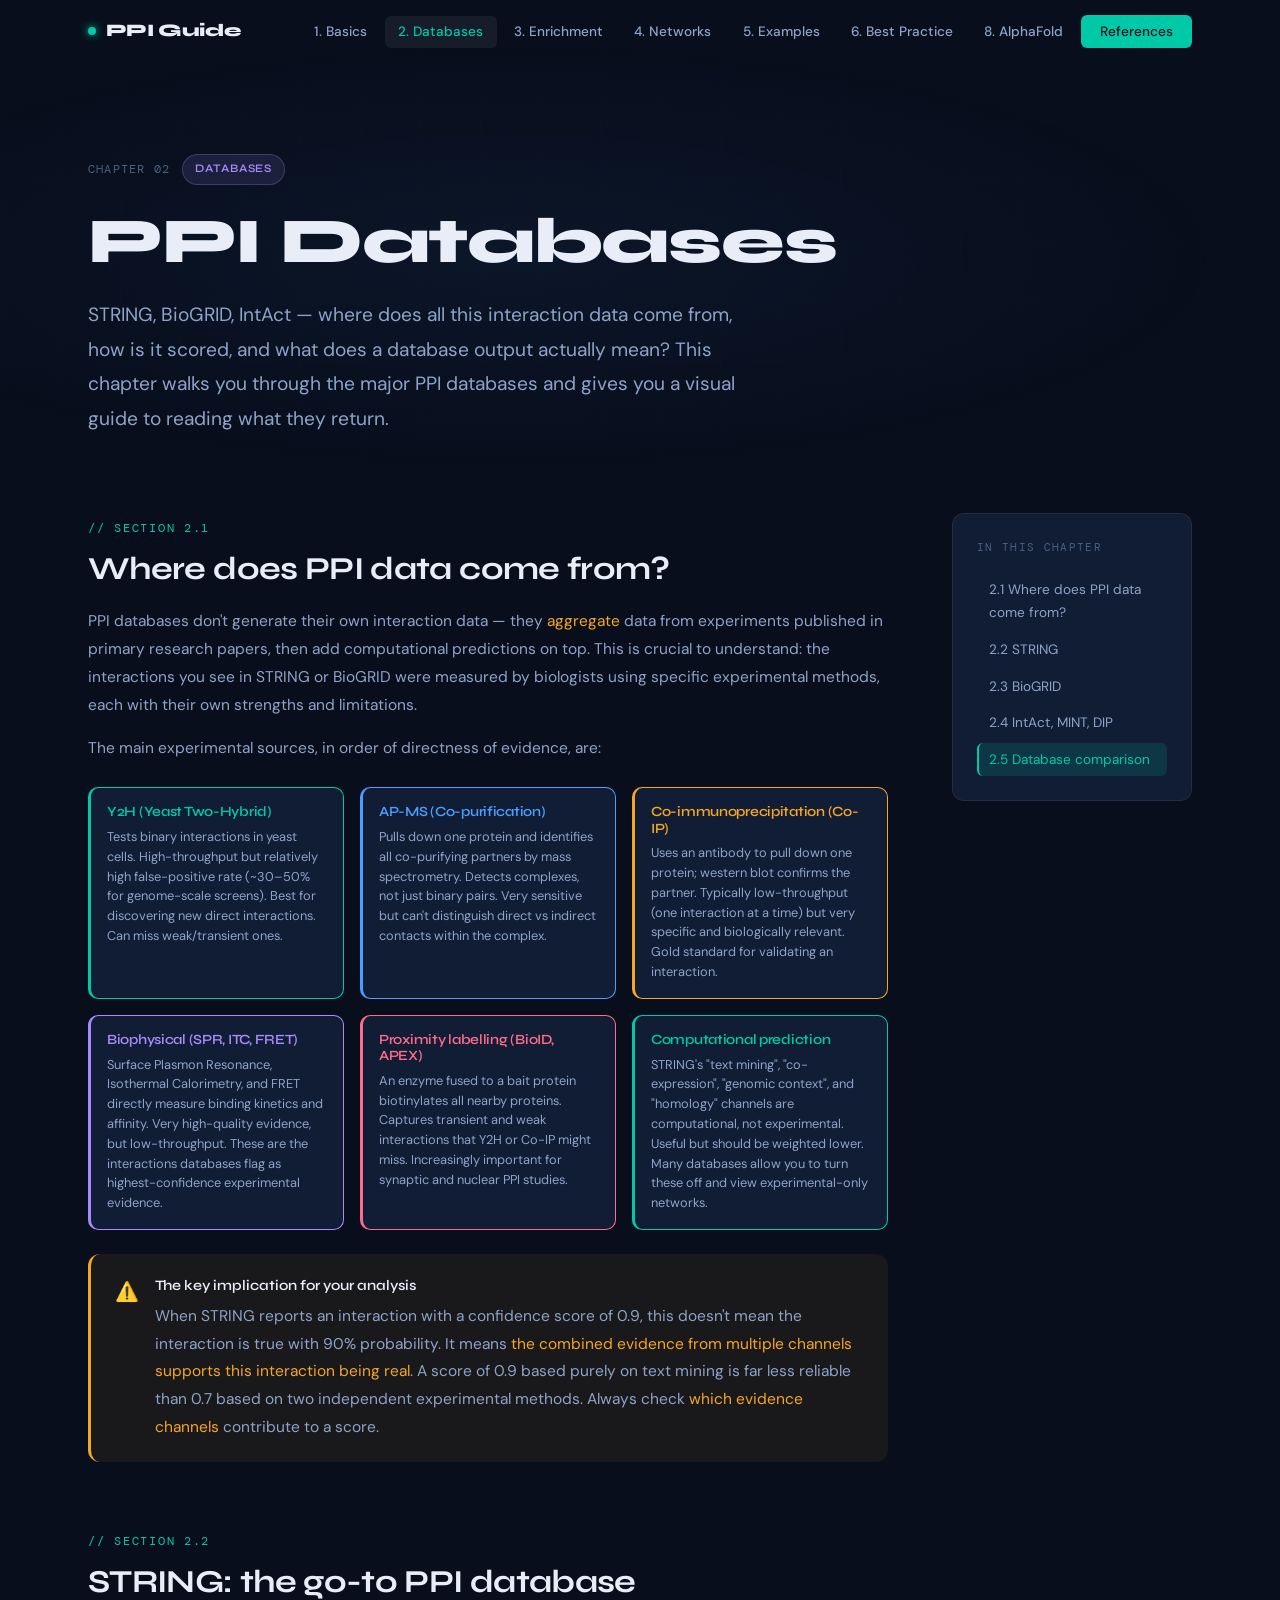
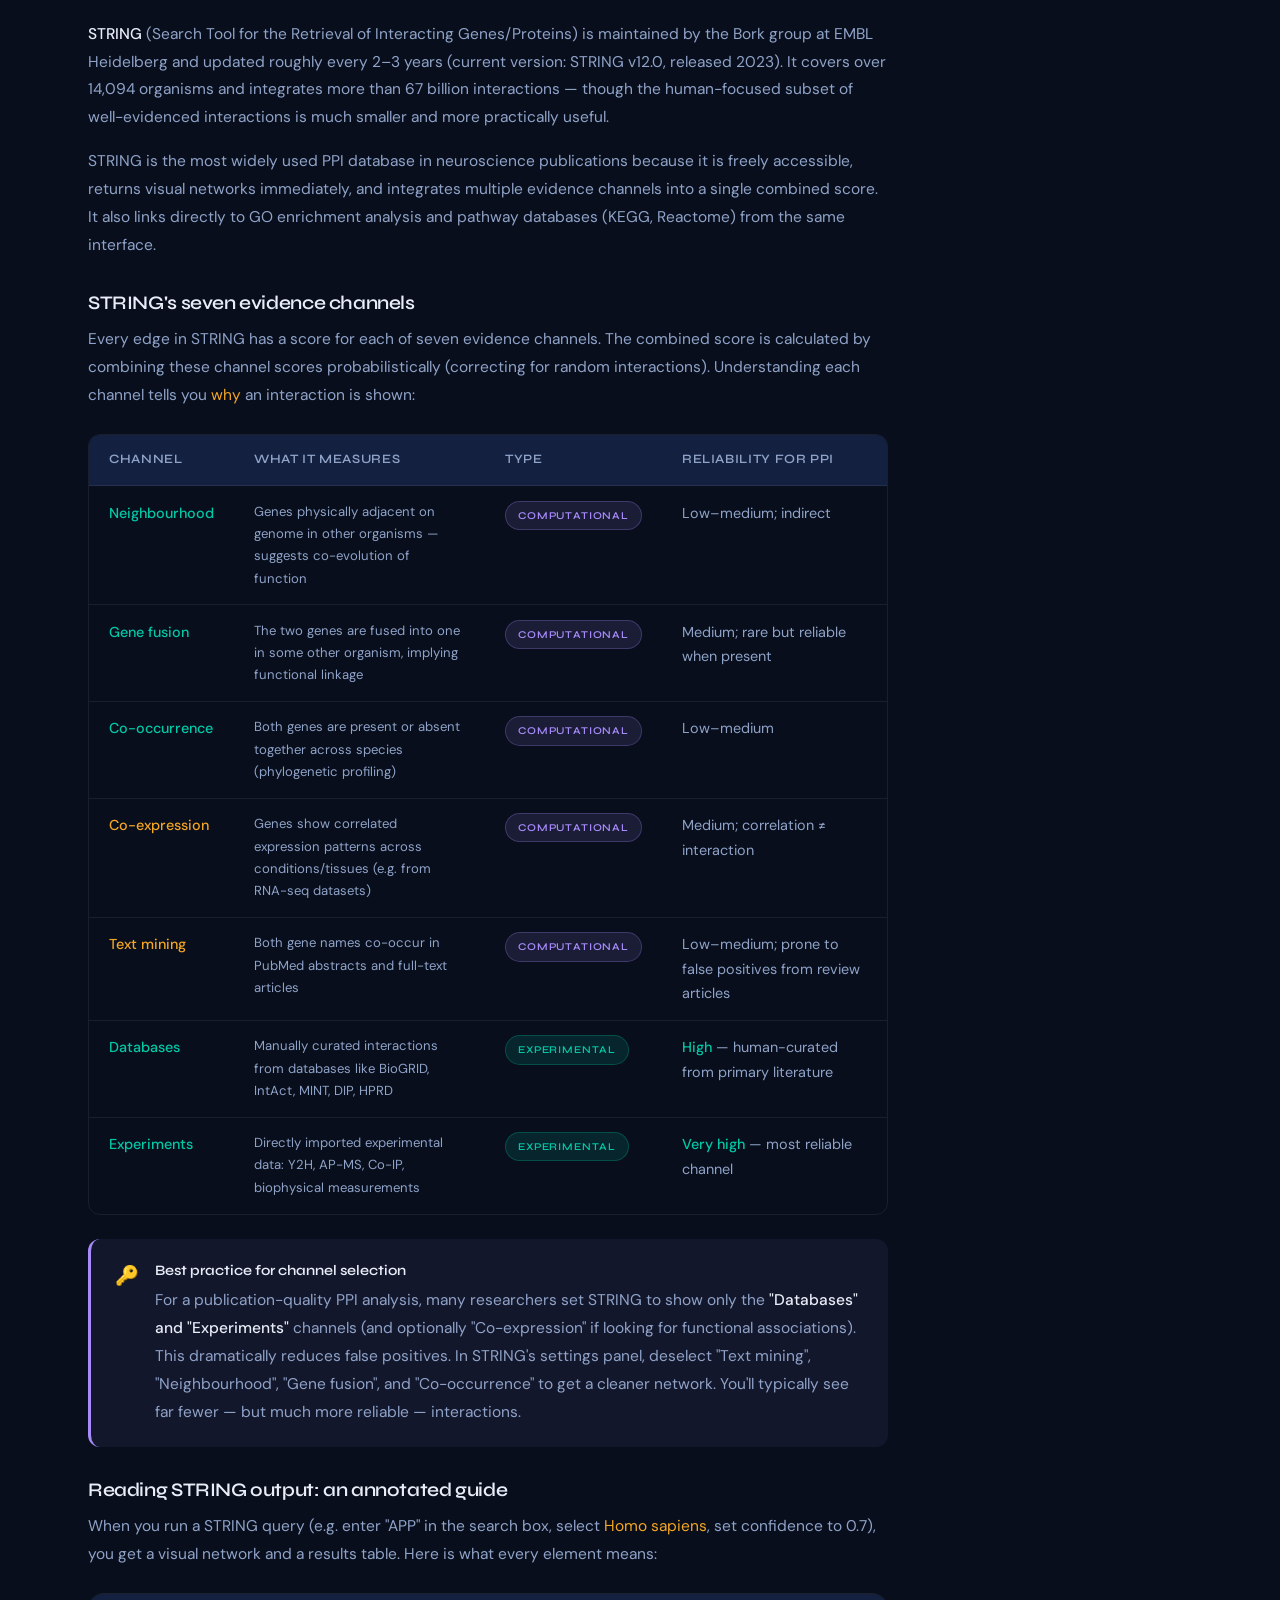
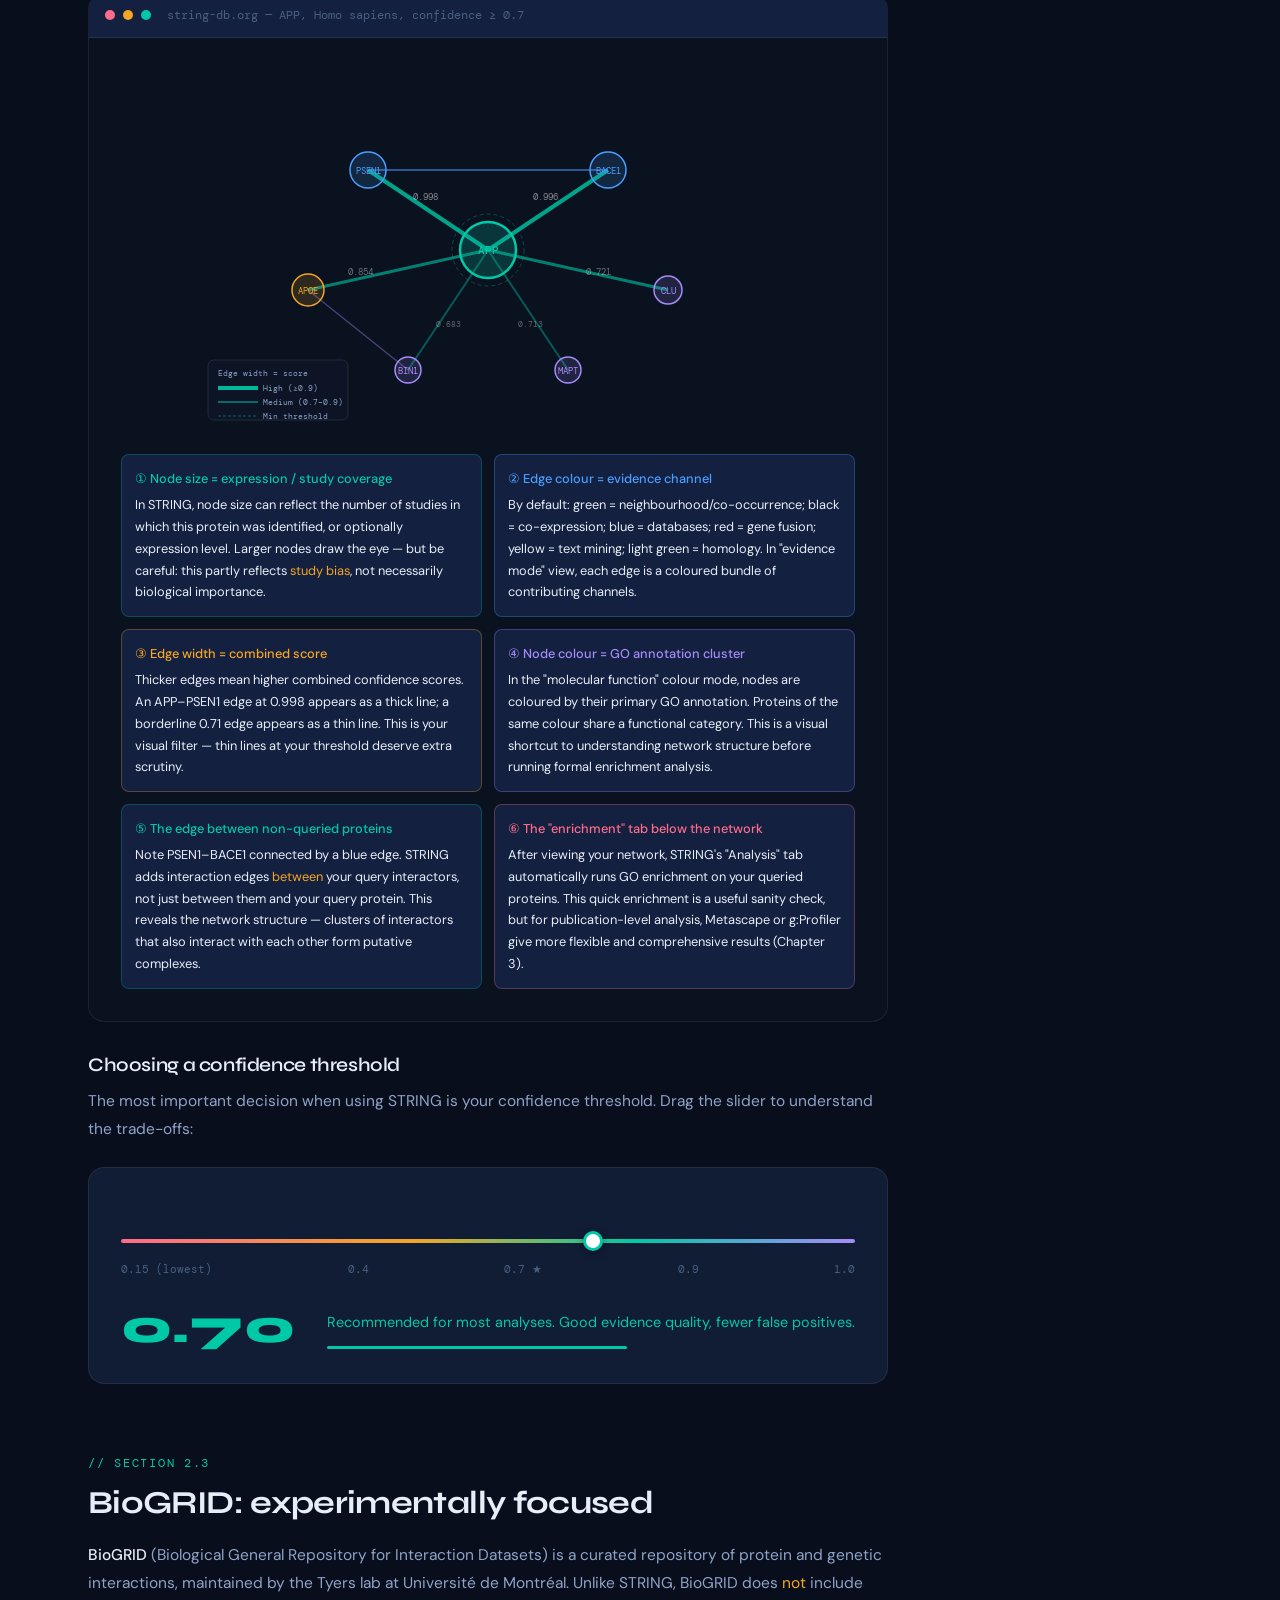
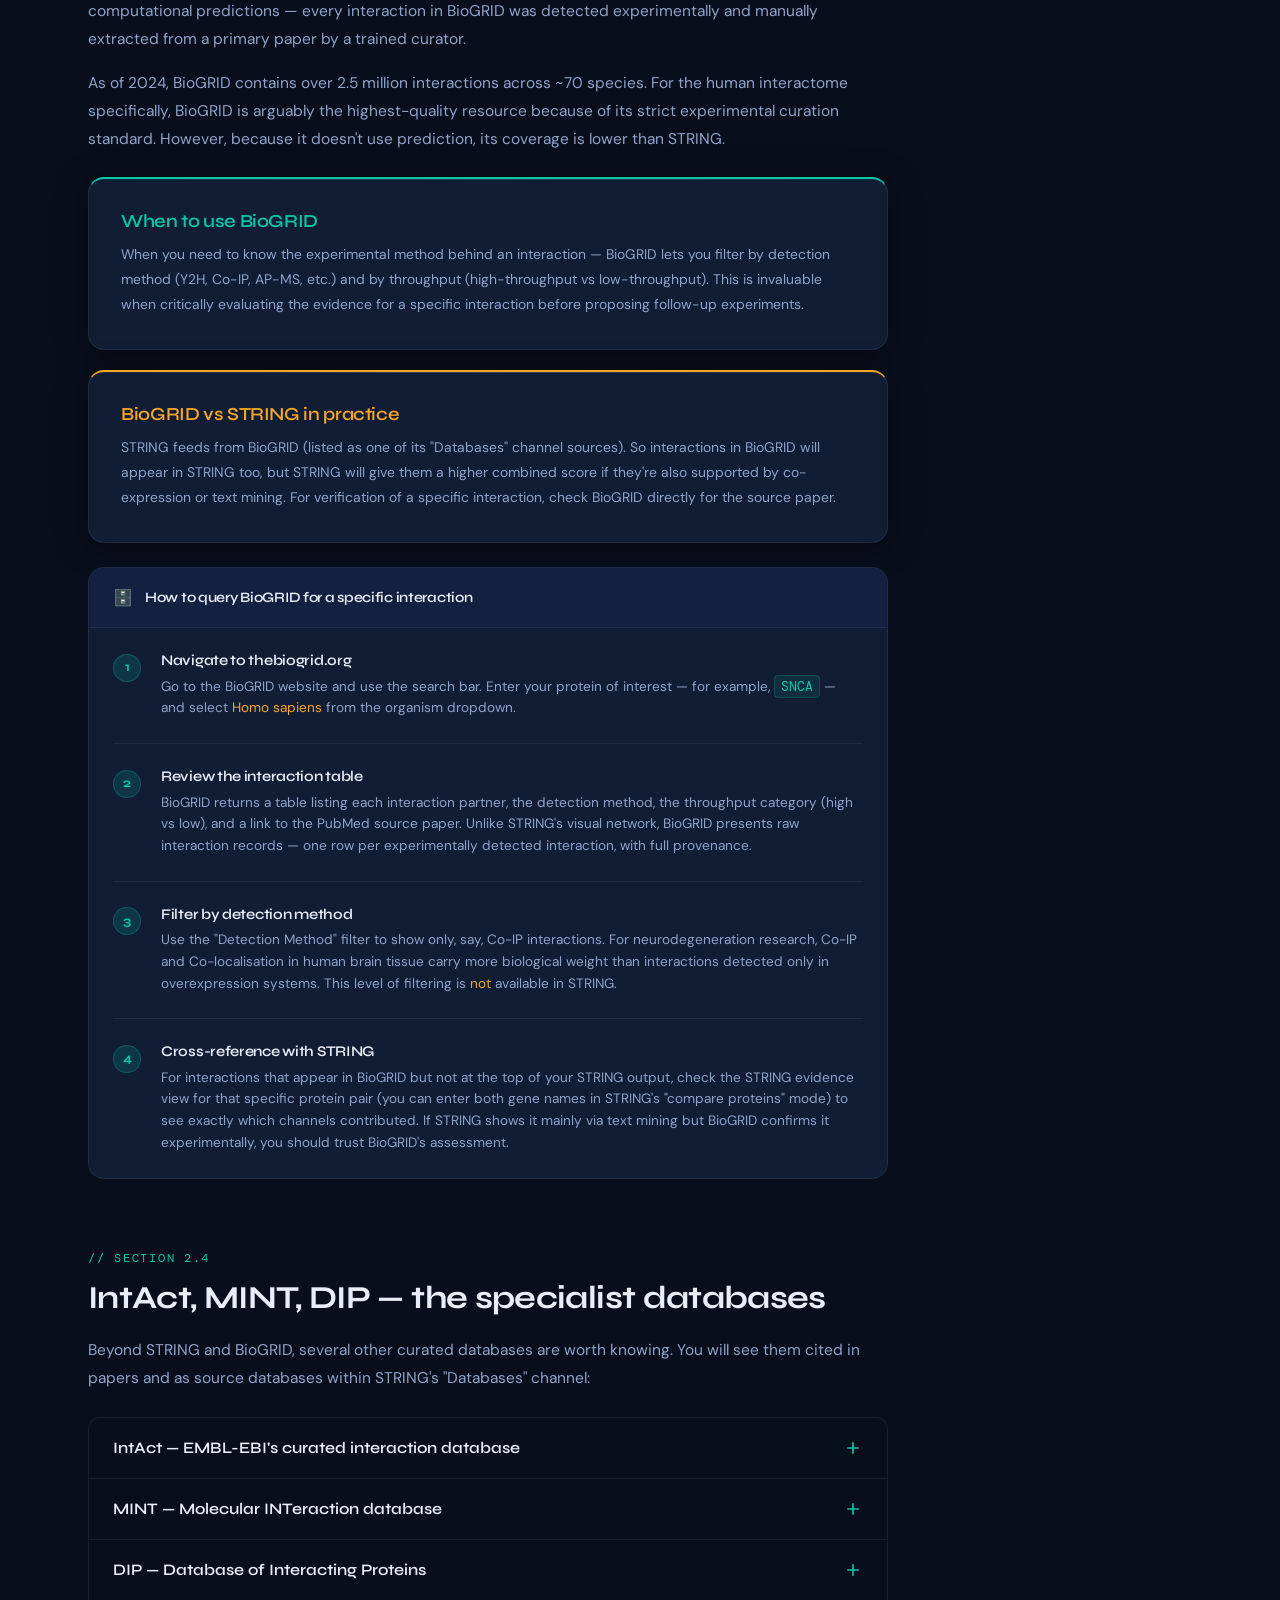
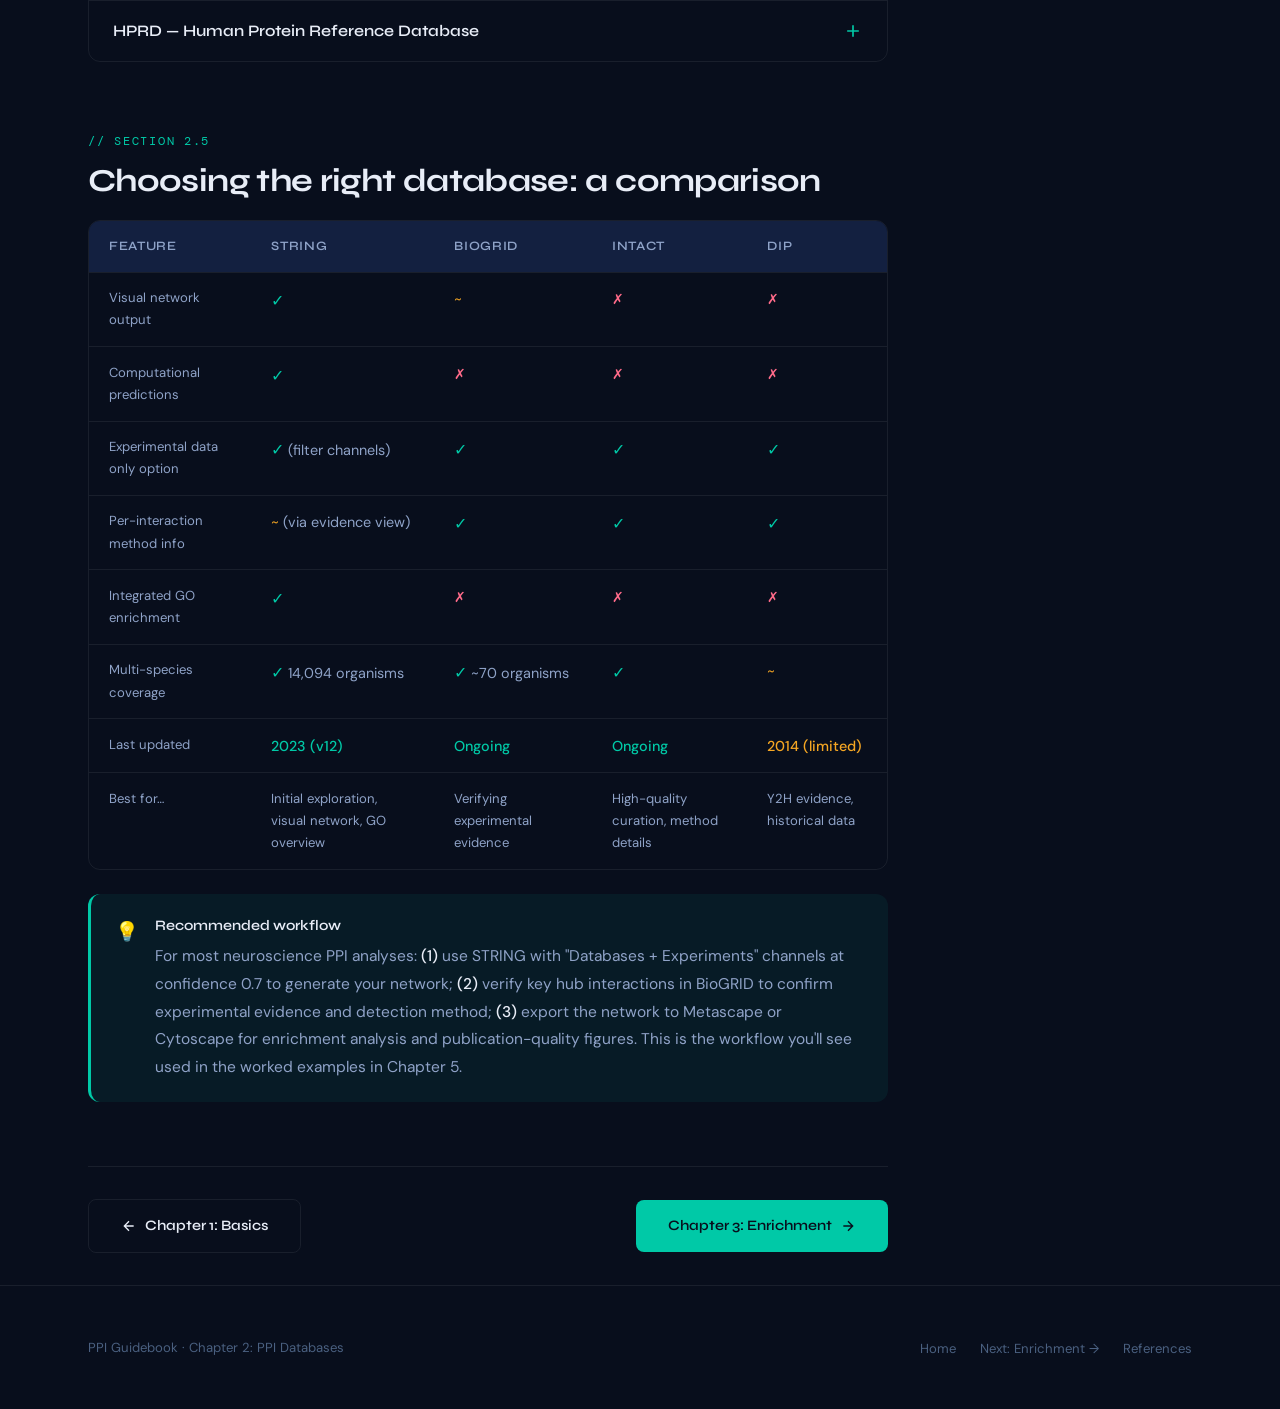
<file: 02-databases.html>
<!DOCTYPE html>
<html lang="en">
<head>
  <meta charset="UTF-8" />
  <meta name="viewport" content="width=device-width, initial-scale=1.0" />
  <title>Chapter 2: PPI Databases — PPI Guidebook</title>
  <meta name="description" content="A comprehensive guide to STRING, BioGRID, IntAct, and other PPI databases — how they work, what their confidence scores mean, and how to read their output." />
  <link rel="stylesheet" href="assets/css/main.css" />
  <link rel="stylesheet" href="assets/css/animations.css" />
  <style>
    .content-section {
      margin-bottom: 4rem;
      scroll-margin-top: 90px;
    }
    .content-section h2 { font-size: clamp(1.5rem, 3vw, 2rem); margin-bottom: 1.25rem; }
    .content-section h3 { font-size: 1.2rem; margin: 2rem 0 0.75rem; }
    .content-section p  { font-size: 0.97rem; }

    /* STRING output annotated mockup */
    .string-mockup {
      background: #0a1220;
      border: 1px solid var(--border);
      border-radius: 16px;
      overflow: hidden;
      position: relative;
    }

    .string-mockup__bar {
      background: var(--navy-light);
      border-bottom: 1px solid var(--border);
      padding: 0.75rem 1rem;
      display: flex;
      align-items: center;
      gap: 0.5rem;
    }

    .string-mockup__dot {
      width: 10px; height: 10px;
      border-radius: 50%;
    }

    .string-mockup__url {
      font-family: var(--font-mono);
      font-size: 0.72rem;
      color: var(--text-muted);
      margin-left: 0.5rem;
    }

    .string-mockup__body {
      padding: 2rem;
      position: relative;
    }

    /* Annotated screenshot style annotations */
    .annotated-wrap {
      position: relative;
    }

    .annotation {
      position: absolute;
      background: var(--navy-card);
      border: 1px solid var(--border-teal);
      border-radius: 8px;
      padding: 0.6rem 0.9rem;
      font-size: 0.76rem;
      color: var(--text-secondary);
      max-width: 200px;
      line-height: 1.45;
      pointer-events: none;
      z-index: 5;
    }

    .annotation strong { color: var(--teal); display: block; margin-bottom: 0.15rem; font-size: 0.78rem; }

    .annotation__line {
      position: absolute;
      background: var(--teal);
      height: 1px;
      pointer-events: none;
      z-index: 4;
    }

    /* Evidence channel legend */
    .evidence-grid {
      display: grid;
      grid-template-columns: repeat(auto-fill, minmax(220px, 1fr));
      gap: 1rem;
      margin: 1.5rem 0;
    }

    .evidence-card {
      background: var(--navy-card);
      border: 1px solid var(--border);
      border-radius: 10px;
      padding: 1rem;
      border-left: 3px solid;
    }

    .evidence-card h4 { font-size: 0.88rem; margin-bottom: 0.4rem; }
    .evidence-card p  { font-size: 0.8rem; line-height: 1.55; }

    /* Confidence slider */
    .slider-section {
      background: var(--navy-card);
      border: 1px solid var(--border);
      border-radius: 16px;
      padding: 2rem;
      margin: 1.5rem 0;
    }

    .slider-track {
      position: relative;
      margin: 1.5rem 0;
    }

    .slider-track input[type=range] {
      width: 100%;
      -webkit-appearance: none;
      height: 4px;
      background: linear-gradient(90deg, var(--rose) 0%, var(--amber) 40%, var(--teal) 70%, var(--lavender) 100%);
      border-radius: 4px;
      outline: none;
      cursor: pointer;
    }

    .slider-track input[type=range]::-webkit-slider-thumb {
      -webkit-appearance: none;
      width: 20px; height: 20px;
      border-radius: 50%;
      background: white;
      border: 3px solid var(--teal);
      cursor: pointer;
      box-shadow: 0 2px 8px rgba(0,0,0,0.4);
    }

    .slider-labels {
      display: flex;
      justify-content: space-between;
      font-family: var(--font-mono);
      font-size: 0.7rem;
      color: var(--text-muted);
      margin-top: 0.5rem;
    }

    .slider-output-row {
      display: flex;
      align-items: flex-start;
      gap: 2rem;
      margin-top: 1.5rem;
    }

    #confidence-value {
      font-family: var(--font-display);
      font-size: 3rem;
      font-weight: 800;
      line-height: 1;
      transition: color 0.3s;
      min-width: 100px;
    }

    #confidence-desc {
      font-size: 0.9rem;
      line-height: 1.65;
      transition: color 0.3s;
      padding-top: 0.5rem;
    }

    /* STRING network SVG mockup */
    .network-svg-wrap {
      background: var(--navy-card);
      border: 1px solid var(--border);
      border-radius: 12px;
      padding: 1.5rem;
      text-align: center;
    }

    /* Database comparison table */
    .db-feature { font-size: 0.82rem; }
    .check  { color: var(--teal); font-size: 1rem; }
    .cross  { color: var(--rose); font-size: 0.9rem; }
    .partial { color: var(--amber); font-size: 0.9rem; }

    /* Step-by-step walkthrough */
    .walkthrough {
      background: var(--navy-card);
      border: 1px solid var(--border);
      border-radius: 16px;
      overflow: hidden;
      margin: 1.5rem 0;
    }

    .walkthrough__header {
      background: var(--navy-light);
      padding: 1rem 1.5rem;
      border-bottom: 1px solid var(--border);
      display: flex;
      align-items: center;
      gap: 0.75rem;
    }

    .walkthrough__header h4 { font-size: 0.9rem; }

    .walkthrough__steps {
      padding: 1.5rem;
    }

    .wstep {
      display: flex;
      gap: 1.25rem;
      margin-bottom: 1.5rem;
      padding-bottom: 1.5rem;
      border-bottom: 1px solid var(--border);
    }

    .wstep:last-child { border-bottom: none; margin-bottom: 0; padding-bottom: 0; }

    .wstep__num {
      min-width: 28px; height: 28px;
      border-radius: 50%;
      background: var(--teal-glow);
      border: 1px solid var(--border-teal);
      color: var(--teal);
      font-family: var(--font-display);
      font-size: 0.8rem;
      font-weight: 700;
      display: flex; align-items: center; justify-content: center;
      flex-shrink: 0;
      margin-top: 0.1rem;
    }

    .wstep__content h4 { font-size: 0.92rem; margin-bottom: 0.4rem; }
    .wstep__content p  { font-size: 0.85rem; line-height: 1.6; }
    .wstep__content code { font-size: 0.82rem; }
  </style>
</head>
<body>
  <div class="progress-bar"></div>

  <nav class="nav">
    <div class="nav__inner">
      <a href="index.html" class="nav__logo"><span class="nav__logo-dot"></span>PPI Guide</a>
      <ul class="nav__links">
        <li><a href="01-ppi-basics.html">1. Basics</a></li>
        <li><a href="02-databases.html">2. Databases</a></li>
        <li><a href="03-enrichment.html">3. Enrichment</a></li>
        <li><a href="04-network-analysis.html">4. Networks</a></li>
        <li><a href="05-worked-examples.html">5. Examples</a></li>
        <li><a href="06-best-practices.html">6. Best Practice</a></li>
        <li><a href="08-alphafold.html">8. AlphaFold</a></li>
        <li><a href="07-references.html" class="nav__cta">References</a></li>
      </ul>
      <button class="nav__hamburger" aria-label="Toggle menu" aria-expanded="false"><span></span><span></span><span></span></button>
    </div>
  </nav>

  <header class="page-hero" style="background: radial-gradient(ellipse 80% 60% at 40% 50%, rgba(74,158,255,0.06) 0%, transparent 70%);">
    <div class="container">
      <div class="page-hero__eyebrow">
        <span class="page-hero__chapter">Chapter 02</span>
        <span class="badge badge--lav">Databases</span>
      </div>
      <h1 class="animate-fade-up">PPI Databases</h1>
      <p class="animate-fade-up animate-fade-up--d1">
        STRING, BioGRID, IntAct — where does all this interaction data come from, how is it scored, and what does a database output actually mean? This chapter walks you through the major PPI databases and gives you a visual guide to reading what they return.
      </p>
    </div>
  </header>

  <main>
    <div class="container">
      <div class="reading-layout">
        <div>

          <!-- 2.1 Overview -->
          <div class="content-section reveal" id="overview">
            <span class="section-label">// section 2.1</span>
            <h2>Where does PPI data come from?</h2>
            <p>
              PPI databases don't generate their own interaction data — they <em>aggregate</em> data from experiments published in primary research papers, then add computational predictions on top. This is crucial to understand: the interactions you see in STRING or BioGRID were measured by biologists using specific experimental methods, each with their own strengths and limitations.
            </p>

            <p>The main experimental sources, in order of directness of evidence, are:</p>

            <div class="evidence-grid stagger-children" style="margin-top:1.5rem;">
              <div class="evidence-card" style="border-color:#00c9a7;">
                <h4 class="highlight">Y2H (Yeast Two-Hybrid)</h4>
                <p>Tests binary interactions in yeast cells. High-throughput but relatively high false-positive rate (~30–50% for genome-scale screens). Best for discovering new direct interactions. Can miss weak/transient ones.</p>
              </div>
              <div class="evidence-card" style="border-color:#4a9eff;">
                <h4 style="color:#4a9eff;">AP-MS (Co-purification)</h4>
                <p>Pulls down one protein and identifies all co-purifying partners by mass spectrometry. Detects complexes, not just binary pairs. Very sensitive but can't distinguish direct vs indirect contacts within the complex.</p>
              </div>
              <div class="evidence-card" style="border-color:#f5a623;">
                <h4 class="highlight--amber">Co-immunoprecipitation (Co-IP)</h4>
                <p>Uses an antibody to pull down one protein; western blot confirms the partner. Typically low-throughput (one interaction at a time) but very specific and biologically relevant. Gold standard for validating an interaction.</p>
              </div>
              <div class="evidence-card" style="border-color:#a78bfa;">
                <h4 class="highlight--lav">Biophysical (SPR, ITC, FRET)</h4>
                <p>Surface Plasmon Resonance, Isothermal Calorimetry, and FRET directly measure binding kinetics and affinity. Very high-quality evidence, but low-throughput. These are the interactions databases flag as highest-confidence experimental evidence.</p>
              </div>
              <div class="evidence-card" style="border-color:#ff6b8a;">
                <h4 class="highlight--rose">Proximity labelling (BioID, APEX)</h4>
                <p>An enzyme fused to a bait protein biotinylates all nearby proteins. Captures transient and weak interactions that Y2H or Co-IP might miss. Increasingly important for synaptic and nuclear PPI studies.</p>
              </div>
              <div class="evidence-card" style="border-color:#00c9a7;">
                <h4 class="highlight">Computational prediction</h4>
                <p>STRING's "text mining", "co-expression", "genomic context", and "homology" channels are computational, not experimental. Useful but should be weighted lower. Many databases allow you to turn these off and view experimental-only networks.</p>
              </div>
            </div>

            <div class="callout callout--warn" style="margin-top:1.5rem;">
              <div class="callout__icon">⚠️</div>
              <div>
                <div class="callout__title">The key implication for your analysis</div>
                <p>When STRING reports an interaction with a confidence score of 0.9, this doesn't mean the interaction is true with 90% probability. It means <em>the combined evidence from multiple channels supports this interaction being real</em>. A score of 0.9 based purely on text mining is far less reliable than 0.7 based on two independent experimental methods. Always check <em>which evidence channels</em> contribute to a score.</p>
              </div>
            </div>
          </div>

          <!-- 2.2 STRING -->
          <div class="content-section reveal" id="string-db">
            <span class="section-label">// section 2.2</span>
            <h2>STRING: the go-to PPI database</h2>
            <p>
              <strong>STRING</strong> (Search Tool for the Retrieval of Interacting Genes/Proteins) is maintained by the Bork group at EMBL Heidelberg and updated roughly every 2–3 years (current version: STRING v12.0, released 2023). It covers over 14,094 organisms and integrates more than 67 billion interactions — though the human-focused subset of well-evidenced interactions is much smaller and more practically useful.
            </p>
            <p>
              STRING is the most widely used PPI database in neuroscience publications because it is freely accessible, returns visual networks immediately, and integrates multiple evidence channels into a single combined score. It also links directly to GO enrichment analysis and pathway databases (KEGG, Reactome) from the same interface.
            </p>

            <h3>STRING's seven evidence channels</h3>
            <p>Every edge in STRING has a score for each of seven evidence channels. The combined score is calculated by combining these channel scores probabilistically (correcting for random interactions). Understanding each channel tells you <em>why</em> an interaction is shown:</p>

            <div class="table-wrap reveal" style="margin:1.5rem 0;">
              <table>
                <thead>
                  <tr>
                    <th>Channel</th>
                    <th>What it measures</th>
                    <th>Type</th>
                    <th>Reliability for PPI</th>
                  </tr>
                </thead>
                <tbody>
                  <tr>
                    <td class="td-teal">Neighbourhood</td>
                    <td class="db-feature">Genes physically adjacent on genome in other organisms — suggests co-evolution of function</td>
                    <td><span class="badge badge--lav" style="font-size:0.65rem;">Computational</span></td>
                    <td>Low–medium; indirect</td>
                  </tr>
                  <tr>
                    <td class="td-teal">Gene fusion</td>
                    <td class="db-feature">The two genes are fused into one in some other organism, implying functional linkage</td>
                    <td><span class="badge badge--lav" style="font-size:0.65rem;">Computational</span></td>
                    <td>Medium; rare but reliable when present</td>
                  </tr>
                  <tr>
                    <td class="td-teal">Co-occurrence</td>
                    <td class="db-feature">Both genes are present or absent together across species (phylogenetic profiling)</td>
                    <td><span class="badge badge--lav" style="font-size:0.65rem;">Computational</span></td>
                    <td>Low–medium</td>
                  </tr>
                  <tr>
                    <td class="td-amber">Co-expression</td>
                    <td class="db-feature">Genes show correlated expression patterns across conditions/tissues (e.g. from RNA-seq datasets)</td>
                    <td><span class="badge badge--lav" style="font-size:0.65rem;">Computational</span></td>
                    <td>Medium; correlation ≠ interaction</td>
                  </tr>
                  <tr>
                    <td class="td-amber">Text mining</td>
                    <td class="db-feature">Both gene names co-occur in PubMed abstracts and full-text articles</td>
                    <td><span class="badge badge--lav" style="font-size:0.65rem;">Computational</span></td>
                    <td>Low–medium; prone to false positives from review articles</td>
                  </tr>
                  <tr>
                    <td style="color:var(--teal); font-weight:500;">Databases</td>
                    <td class="db-feature">Manually curated interactions from databases like BioGRID, IntAct, MINT, DIP, HPRD</td>
                    <td><span class="badge badge--teal" style="font-size:0.65rem;">Experimental</span></td>
                    <td><strong style="color:var(--teal);">High</strong> — human-curated from primary literature</td>
                  </tr>
                  <tr>
                    <td style="color:var(--teal); font-weight:500;">Experiments</td>
                    <td class="db-feature">Directly imported experimental data: Y2H, AP-MS, Co-IP, biophysical measurements</td>
                    <td><span class="badge badge--teal" style="font-size:0.65rem;">Experimental</span></td>
                    <td><strong style="color:var(--teal);">Very high</strong> — most reliable channel</td>
                  </tr>
                </tbody>
              </table>
            </div>

            <div class="callout callout--key" style="margin-bottom:2rem;">
              <div class="callout__icon">🔑</div>
              <div>
                <div class="callout__title">Best practice for channel selection</div>
                <p>For a publication-quality PPI analysis, many researchers set STRING to show only the <strong>"Databases" and "Experiments"</strong> channels (and optionally "Co-expression" if looking for functional associations). This dramatically reduces false positives. In STRING's settings panel, deselect "Text mining", "Neighbourhood", "Gene fusion", and "Co-occurrence" to get a cleaner network. You'll typically see far fewer — but much more reliable — interactions.</p>
              </div>
            </div>

            <h3>Reading STRING output: an annotated guide</h3>
            <p>When you run a STRING query (e.g. enter "APP" in the search box, select <em>Homo sapiens</em>, set confidence to 0.7), you get a visual network and a results table. Here is what every element means:</p>

            <!-- Annotated STRING output mockup -->
            <div class="string-mockup reveal" style="margin:1.5rem 0;">
              <div class="string-mockup__bar">
                <div class="string-mockup__dot" style="background:#ff6b8a;"></div>
                <div class="string-mockup__dot" style="background:#f5a623;"></div>
                <div class="string-mockup__dot" style="background:#00c9a7;"></div>
                <span class="string-mockup__url">string-db.org — APP, Homo sapiens, confidence ≥ 0.7</span>
              </div>
              <div class="string-mockup__body">
                <!-- Schematic network SVG -->
                <svg viewBox="0 0 600 360" width="100%" style="max-height:360px; display:block;">
                  <!-- Edges -->
                  <line x1="300" y1="180" x2="180" y2="100" stroke="rgba(0,201,167,0.8)" stroke-width="4"/>
                  <line x1="300" y1="180" x2="420" y2="100" stroke="rgba(0,201,167,0.8)" stroke-width="4"/>
                  <line x1="300" y1="180" x2="120" y2="220" stroke="rgba(0,201,167,0.6)" stroke-width="3"/>
                  <line x1="300" y1="180" x2="480" y2="220" stroke="rgba(0,201,167,0.6)" stroke-width="3"/>
                  <line x1="300" y1="180" x2="220" y2="300" stroke="rgba(0,201,167,0.4)" stroke-width="2"/>
                  <line x1="300" y1="180" x2="380" y2="300" stroke="rgba(0,201,167,0.4)" stroke-width="2"/>
                  <line x1="180" y1="100" x2="420" y2="100" stroke="rgba(74,158,255,0.5)" stroke-width="2"/>
                  <line x1="120" y1="220" x2="220" y2="300" stroke="rgba(167,139,250,0.4)" stroke-width="1.5"/>

                  <!-- Central APP node -->
                  <circle cx="300" cy="180" r="28" fill="rgba(0,201,167,0.2)" stroke="#00c9a7" stroke-width="2.5"/>
                  <circle cx="300" cy="180" r="36" fill="none" stroke="rgba(0,201,167,0.3)" stroke-width="1" stroke-dasharray="4,3"/>
                  <text x="300" y="184" text-anchor="middle" fill="#00c9a7" font-size="11" font-family="DM Mono" font-weight="500">APP</text>

                  <!-- Interactors -->
                  <circle cx="180" cy="100" r="18" fill="rgba(74,158,255,0.15)" stroke="#4a9eff" stroke-width="1.5"/>
                  <text x="180" y="104" text-anchor="middle" fill="#4a9eff" font-size="9" font-family="DM Mono">PSEN1</text>

                  <circle cx="420" cy="100" r="18" fill="rgba(74,158,255,0.15)" stroke="#4a9eff" stroke-width="1.5"/>
                  <text x="420" y="104" text-anchor="middle" fill="#4a9eff" font-size="9" font-family="DM Mono">BACE1</text>

                  <circle cx="120" cy="220" r="16" fill="rgba(245,166,35,0.15)" stroke="#f5a623" stroke-width="1.5"/>
                  <text x="120" y="224" text-anchor="middle" fill="#f5a623" font-size="9" font-family="DM Mono">APOE</text>

                  <circle cx="480" cy="220" r="14" fill="rgba(167,139,250,0.15)" stroke="#a78bfa" stroke-width="1.5"/>
                  <text x="480" y="224" text-anchor="middle" fill="#a78bfa" font-size="9" font-family="DM Mono">CLU</text>

                  <circle cx="220" cy="300" r="13" fill="rgba(167,139,250,0.15)" stroke="#a78bfa" stroke-width="1.5"/>
                  <text x="220" y="304" text-anchor="middle" fill="#a78bfa" font-size="9" font-family="DM Mono">BIN1</text>

                  <circle cx="380" cy="300" r="13" fill="rgba(167,139,250,0.15)" stroke="#a78bfa" stroke-width="1.5"/>
                  <text x="380" y="304" text-anchor="middle" fill="#a78bfa" font-size="9" font-family="DM Mono">MAPT</text>

                  <!-- Score annotations -->
                  <text x="225" y="130" fill="rgba(255,255,255,0.5)" font-size="8.5" font-family="DM Mono">0.998</text>
                  <text x="345" y="130" fill="rgba(255,255,255,0.5)" font-size="8.5" font-family="DM Mono">0.996</text>
                  <text x="160" y="205" fill="rgba(255,255,255,0.4)" font-size="8.5" font-family="DM Mono">0.854</text>
                  <text x="398" y="205" fill="rgba(255,255,255,0.4)" font-size="8.5" font-family="DM Mono">0.721</text>
                  <text x="248" y="257" fill="rgba(255,255,255,0.35)" font-size="8" font-family="DM Mono">0.683</text>
                  <text x="330" y="257" fill="rgba(255,255,255,0.35)" font-size="8" font-family="DM Mono">0.713</text>

                  <!-- Legend -->
                  <rect x="20" y="290" width="140" height="60" rx="6" fill="rgba(13,22,40,0.8)" stroke="rgba(255,255,255,0.1)"/>
                  <text x="30" y="306" fill="#8fa3c8" font-size="8" font-family="DM Mono">Edge width = score</text>
                  <line x1="30" y1="318" x2="70" y2="318" stroke="rgba(0,201,167,0.9)" stroke-width="4"/>
                  <text x="75" y="321" fill="#8fa3c8" font-size="7.5" font-family="DM Mono">High (≥0.9)</text>
                  <line x1="30" y1="332" x2="70" y2="332" stroke="rgba(0,201,167,0.5)" stroke-width="2"/>
                  <text x="75" y="335" fill="#8fa3c8" font-size="7.5" font-family="DM Mono">Medium (0.7–0.9)</text>
                  <line x1="30" y1="346" x2="70" y2="346" stroke="rgba(0,201,167,0.3)" stroke-width="1.5" stroke-dasharray="3,2"/>
                  <text x="75" y="349" fill="#8fa3c8" font-size="7.5" font-family="DM Mono">Min threshold</text>
                </svg>

                <!-- Annotation overlays (CSS positioned) -->
                <div style="margin-top:1.5rem; display:grid; grid-template-columns: repeat(auto-fit, minmax(250px, 1fr)); gap:0.75rem;">
                  <div style="background:var(--navy-light); border:1px solid var(--border-teal); border-radius:8px; padding:0.8rem; font-size:0.8rem;">
                    <strong style="color:var(--teal); display:block; margin-bottom:0.3rem;">① Node size = expression / study coverage</strong>
                    In STRING, node size can reflect the number of studies in which this protein was identified, or optionally expression level. Larger nodes draw the eye — but be careful: this partly reflects <em>study bias</em>, not necessarily biological importance.
                  </div>
                  <div style="background:var(--navy-light); border:1px solid rgba(74,158,255,0.3); border-radius:8px; padding:0.8rem; font-size:0.8rem;">
                    <strong style="color:#4a9eff; display:block; margin-bottom:0.3rem;">② Edge colour = evidence channel</strong>
                    By default: green = neighbourhood/co-occurrence; black = co-expression; blue = databases; red = gene fusion; yellow = text mining; light green = homology. In "evidence mode" view, each edge is a coloured bundle of contributing channels.
                  </div>
                  <div style="background:var(--navy-light); border:1px solid rgba(245,166,35,0.3); border-radius:8px; padding:0.8rem; font-size:0.8rem;">
                    <strong style="color:#f5a623; display:block; margin-bottom:0.3rem;">③ Edge width = combined score</strong>
                    Thicker edges mean higher combined confidence scores. An APP–PSEN1 edge at 0.998 appears as a thick line; a borderline 0.71 edge appears as a thin line. This is your visual filter — thin lines at your threshold deserve extra scrutiny.
                  </div>
                  <div style="background:var(--navy-light); border:1px solid rgba(167,139,250,0.3); border-radius:8px; padding:0.8rem; font-size:0.8rem;">
                    <strong style="color:#a78bfa; display:block; margin-bottom:0.3rem;">④ Node colour = GO annotation cluster</strong>
                    In the "molecular function" colour mode, nodes are coloured by their primary GO annotation. Proteins of the same colour share a functional category. This is a visual shortcut to understanding network structure before running formal enrichment analysis.
                  </div>
                  <div style="background:var(--navy-light); border:1px solid var(--border-teal); border-radius:8px; padding:0.8rem; font-size:0.8rem;">
                    <strong style="color:var(--teal); display:block; margin-bottom:0.3rem;">⑤ The edge between non-queried proteins</strong>
                    Note PSEN1–BACE1 connected by a blue edge. STRING adds interaction edges <em>between</em> your query interactors, not just between them and your query protein. This reveals the network structure — clusters of interactors that also interact with each other form putative complexes.
                  </div>
                  <div style="background:var(--navy-light); border:1px solid rgba(255,107,138,0.3); border-radius:8px; padding:0.8rem; font-size:0.8rem;">
                    <strong style="color:#ff6b8a; display:block; margin-bottom:0.3rem;">⑥ The "enrichment" tab below the network</strong>
                    After viewing your network, STRING's "Analysis" tab automatically runs GO enrichment on your queried proteins. This quick enrichment is a useful sanity check, but for publication-level analysis, Metascape or g:Profiler give more flexible and comprehensive results (Chapter 3).
                  </div>
                </div>
              </div>
            </div>

            <!-- Confidence slider -->
            <h3>Choosing a confidence threshold</h3>
            <p>The most important decision when using STRING is your confidence threshold. Drag the slider to understand the trade-offs:</p>

            <div class="slider-section reveal">
              <div class="slider-track">
                <input type="range" id="confidence-slider" min="0.15" max="1" step="0.05" value="0.70" aria-label="STRING confidence threshold" />
                <div class="slider-labels">
                  <span>0.15 (lowest)</span>
                  <span>0.4</span>
                  <span>0.7 ★</span>
                  <span>0.9</span>
                  <span>1.0</span>
                </div>
              </div>
              <div class="slider-output-row">
                <span id="confidence-value">0.70</span>
                <div>
                  <p id="confidence-desc"></p>
                  <div id="confidence-bar" style="height:3px; background: var(--teal); border-radius:2px; margin-top:0.75rem; transition: width 0.3s, background 0.3s; max-width:300px;"></div>
                </div>
              </div>
            </div>
          </div>

          <!-- 2.3 BioGRID -->
          <div class="content-section reveal" id="biogrid">
            <span class="section-label">// section 2.3</span>
            <h2>BioGRID: experimentally focused</h2>
            <p>
              <strong>BioGRID</strong> (Biological General Repository for Interaction Datasets) is a curated repository of protein and genetic interactions, maintained by the Tyers lab at Université de Montréal. Unlike STRING, BioGRID does <em>not</em> include computational predictions — every interaction in BioGRID was detected experimentally and manually extracted from a primary paper by a trained curator.
            </p>
            <p>
              As of 2024, BioGRID contains over 2.5 million interactions across ~70 species. For the human interactome specifically, BioGRID is arguably the highest-quality resource because of its strict experimental curation standard. However, because it doesn't use prediction, its coverage is lower than STRING.
            </p>

            <div class="grid-2" style="gap:1.25rem; margin:1.5rem 0;">
              <div class="card card--teal">
                <h4 style="color:var(--teal); margin-bottom:0.6rem;">When to use BioGRID</h4>
                <p style="font-size:0.87rem;">When you need to know the experimental method behind an interaction — BioGRID lets you filter by detection method (Y2H, Co-IP, AP-MS, etc.) and by throughput (high-throughput vs low-throughput). This is invaluable when critically evaluating the evidence for a specific interaction before proposing follow-up experiments.</p>
              </div>
              <div class="card card--amber">
                <h4 style="color:var(--amber); margin-bottom:0.6rem;">BioGRID vs STRING in practice</h4>
                <p style="font-size:0.87rem;">STRING feeds from BioGRID (listed as one of its "Databases" channel sources). So interactions in BioGRID will appear in STRING too, but STRING will give them a higher combined score if they're also supported by co-expression or text mining. For verification of a specific interaction, check BioGRID directly for the source paper.</p>
              </div>
            </div>

            <div class="walkthrough reveal">
              <div class="walkthrough__header">
                <span style="font-size:1rem;">🗄️</span>
                <h4>How to query BioGRID for a specific interaction</h4>
              </div>
              <div class="walkthrough__steps">
                <div class="wstep">
                  <div class="wstep__num">1</div>
                  <div class="wstep__content">
                    <h4>Navigate to thebiogrid.org</h4>
                    <p>Go to the BioGRID website and use the search bar. Enter your protein of interest — for example, <code>SNCA</code> — and select <em>Homo sapiens</em> from the organism dropdown.</p>
                  </div>
                </div>
                <div class="wstep">
                  <div class="wstep__num">2</div>
                  <div class="wstep__content">
                    <h4>Review the interaction table</h4>
                    <p>BioGRID returns a table listing each interaction partner, the detection method, the throughput category (high vs low), and a link to the PubMed source paper. Unlike STRING's visual network, BioGRID presents raw interaction records — one row per experimentally detected interaction, with full provenance.</p>
                  </div>
                </div>
                <div class="wstep">
                  <div class="wstep__num">3</div>
                  <div class="wstep__content">
                    <h4>Filter by detection method</h4>
                    <p>Use the "Detection Method" filter to show only, say, Co-IP interactions. For neurodegeneration research, Co-IP and Co-localisation in human brain tissue carry more biological weight than interactions detected only in overexpression systems. This level of filtering is <em>not</em> available in STRING.</p>
                  </div>
                </div>
                <div class="wstep">
                  <div class="wstep__num">4</div>
                  <div class="wstep__content">
                    <h4>Cross-reference with STRING</h4>
                    <p>For interactions that appear in BioGRID but not at the top of your STRING output, check the STRING evidence view for that specific protein pair (you can enter both gene names in STRING's "compare proteins" mode) to see exactly which channels contributed. If STRING shows it mainly via text mining but BioGRID confirms it experimentally, you should trust BioGRID's assessment.</p>
                  </div>
                </div>
              </div>
            </div>
          </div>

          <!-- 2.4 Other databases -->
          <div class="content-section reveal" id="other-dbs">
            <span class="section-label">// section 2.4</span>
            <h2>IntAct, MINT, DIP — the specialist databases</h2>
            <p>
              Beyond STRING and BioGRID, several other curated databases are worth knowing. You will see them cited in papers and as source databases within STRING's "Databases" channel:
            </p>

            <div class="accordion reveal" style="margin:1.5rem 0;">
              <div class="accordion__item">
                <button class="accordion__trigger" aria-expanded="false">
                  IntAct — EMBL-EBI's curated interaction database
                  <svg class="accordion__icon" fill="none" stroke="currentColor" stroke-width="2" viewBox="0 0 24 24"><path d="M12 5v14M5 12h14"/></svg>
                </button>
                <div class="accordion__body"><div class="accordion__body-inner">
                  <p>IntAct (European Molecular Biology Laboratory – European Bioinformatics Institute) is one of the most rigorously curated PPI databases. All interactions are curated from primary literature using the PSI-MITAB standard, meaning each interaction record has a defined experimental detection method, author, and PubMed ID. IntAct is a core member of the IMEx Consortium, which ensures consistent curation standards across member databases. For verification purposes, IntAct is often the most authoritative source.</p>
                </div></div>
              </div>
              <div class="accordion__item">
                <button class="accordion__trigger" aria-expanded="false">
                  MINT — Molecular INTeraction database
                  <svg class="accordion__icon" fill="none" stroke="currentColor" stroke-width="2" viewBox="0 0 24 24"><path d="M12 5v14M5 12h14"/></svg>
                </button>
                <div class="accordion__body"><div class="accordion__body-inner">
                  <p>MINT focuses on experimentally verified functional interactions. Now maintained alongside IntAct under the IMEx Consortium. In practice, MINT's data is merged into IntAct for most query purposes. Useful to know when reading older papers that cite MINT as a data source — this data is still accessible via the IntAct portal.</p>
                </div></div>
              </div>
              <div class="accordion__item">
                <button class="accordion__trigger" aria-expanded="false">
                  DIP — Database of Interacting Proteins
                  <svg class="accordion__icon" fill="none" stroke="currentColor" stroke-width="2" viewBox="0 0 24 24"><path d="M12 5v14M5 12h14"/></svg>
                </button>
                <div class="accordion__body"><div class="accordion__body-inner">
                  <p>DIP is one of the oldest PPI databases, developed at UCLA. It maintains a high-quality, manually curated core dataset and has particularly good coverage of yeast two-hybrid data. STRING includes DIP as one of its "Databases" channel sources. For most current analyses, STRING effectively subsumes DIP, but DIP can be useful if you want to specifically understand the Y2H evidence base for an interaction.</p>
                </div></div>
              </div>
              <div class="accordion__item">
                <button class="accordion__trigger" aria-expanded="false">
                  HPRD — Human Protein Reference Database
                  <svg class="accordion__icon" fill="none" stroke="currentColor" stroke-width="2" viewBox="0 0 24 24"><path d="M12 5v14M5 12h14"/></svg>
                </button>
                <div class="accordion__body"><div class="accordion__body-inner">
                  <p>HPRD focuses exclusively on human proteins and integrates PPI data with post-translational modifications, disease associations, and subcellular localisation. It was last updated in 2010 and is no longer actively maintained — however, because many early neuroscience PPI papers used HPRD, it's still referenced in the literature. Be cautious when citing HPRD data, as it predates many high-throughput proteomics datasets that have since updated our understanding of the human interactome.</p>
                </div></div>
              </div>
            </div>
          </div>

          <!-- 2.5 Database comparison -->
          <div class="content-section reveal" id="comparison">
            <span class="section-label">// section 2.5</span>
            <h2>Choosing the right database: a comparison</h2>

            <div class="table-wrap reveal">
              <table>
                <thead>
                  <tr>
                    <th>Feature</th>
                    <th>STRING</th>
                    <th>BioGRID</th>
                    <th>IntAct</th>
                    <th>DIP</th>
                  </tr>
                </thead>
                <tbody>
                  <tr>
                    <td class="db-feature">Visual network output</td>
                    <td><span class="check">✓</span></td>
                    <td><span class="partial">~</span></td>
                    <td><span class="cross">✗</span></td>
                    <td><span class="cross">✗</span></td>
                  </tr>
                  <tr>
                    <td class="db-feature">Computational predictions</td>
                    <td><span class="check">✓</span></td>
                    <td><span class="cross">✗</span></td>
                    <td><span class="cross">✗</span></td>
                    <td><span class="cross">✗</span></td>
                  </tr>
                  <tr>
                    <td class="db-feature">Experimental data only option</td>
                    <td><span class="check">✓</span> (filter channels)</td>
                    <td><span class="check">✓</span></td>
                    <td><span class="check">✓</span></td>
                    <td><span class="check">✓</span></td>
                  </tr>
                  <tr>
                    <td class="db-feature">Per-interaction method info</td>
                    <td><span class="partial">~</span> (via evidence view)</td>
                    <td><span class="check">✓</span></td>
                    <td><span class="check">✓</span></td>
                    <td><span class="check">✓</span></td>
                  </tr>
                  <tr>
                    <td class="db-feature">Integrated GO enrichment</td>
                    <td><span class="check">✓</span></td>
                    <td><span class="cross">✗</span></td>
                    <td><span class="cross">✗</span></td>
                    <td><span class="cross">✗</span></td>
                  </tr>
                  <tr>
                    <td class="db-feature">Multi-species coverage</td>
                    <td><span class="check">✓</span> 14,094 organisms</td>
                    <td><span class="check">✓</span> ~70 organisms</td>
                    <td><span class="check">✓</span></td>
                    <td><span class="partial">~</span></td>
                  </tr>
                  <tr>
                    <td class="db-feature">Last updated</td>
                    <td class="td-teal">2023 (v12)</td>
                    <td class="td-teal">Ongoing</td>
                    <td class="td-teal">Ongoing</td>
                    <td class="td-amber">2014 (limited)</td>
                  </tr>
                  <tr>
                    <td class="db-feature">Best for…</td>
                    <td class="db-feature">Initial exploration, visual network, GO overview</td>
                    <td class="db-feature">Verifying experimental evidence</td>
                    <td class="db-feature">High-quality curation, method details</td>
                    <td class="db-feature">Y2H evidence, historical data</td>
                  </tr>
                </tbody>
              </table>
            </div>

            <div class="callout callout--info" style="margin-top:1.5rem;">
              <div class="callout__icon">💡</div>
              <div>
                <div class="callout__title">Recommended workflow</div>
                <p>For most neuroscience PPI analyses: <strong>(1)</strong> use STRING with "Databases + Experiments" channels at confidence 0.7 to generate your network; <strong>(2)</strong> verify key hub interactions in BioGRID to confirm experimental evidence and detection method; <strong>(3)</strong> export the network to Metascape or Cytoscape for enrichment analysis and publication-quality figures. This is the workflow you'll see used in the worked examples in Chapter 5.</p>
              </div>
            </div>
          </div>

          <!-- Chapter nav -->
          <div class="reveal" style="display:flex; justify-content:space-between; align-items:center; padding:2rem 0; border-top: 1px solid var(--border); margin-top:2rem;">
            <a href="01-ppi-basics.html" class="btn btn--ghost">
              <svg width="16" height="16" fill="none" stroke="currentColor" stroke-width="2" viewBox="0 0 24 24"><path d="M19 12H5M12 19l-7-7 7-7"/></svg>
              Chapter 1: Basics
            </a>
            <a href="03-enrichment.html" class="btn btn--primary">
              Chapter 3: Enrichment
              <svg width="16" height="16" fill="none" stroke="currentColor" stroke-width="2" viewBox="0 0 24 24"><path d="M5 12h14M12 5l7 7-7 7"/></svg>
            </a>
          </div>

        </div>

        <!-- TOC -->
        <aside>
          <nav class="toc" aria-label="Table of contents">
            <div class="toc__title">In this chapter</div>
            <ul class="toc__list">
              <li><a href="#overview">2.1 Where does PPI data come from?</a></li>
              <li><a href="#string-db">2.2 STRING</a></li>
              <li><a href="#biogrid">2.3 BioGRID</a></li>
              <li><a href="#other-dbs">2.4 IntAct, MINT, DIP</a></li>
              <li><a href="#comparison">2.5 Database comparison</a></li>
            </ul>
          </nav>
        </aside>
      </div>
    </div>
  </main>

  <footer class="footer">
    <div class="container">
      <div class="footer__inner">
        <p class="footer__copy">PPI Guidebook · Chapter 2: PPI Databases</p>
        <ul class="footer__links">
          <li><a href="index.html">Home</a></li>
          <li><a href="03-enrichment.html">Next: Enrichment →</a></li>
          <li><a href="07-references.html">References</a></li>
        </ul>
      </div>
    </div>
  </footer>

  <script src="assets/js/nav.js"></script>
  <script src="assets/js/interactive.js"></script>
</body>
</html>
</file>
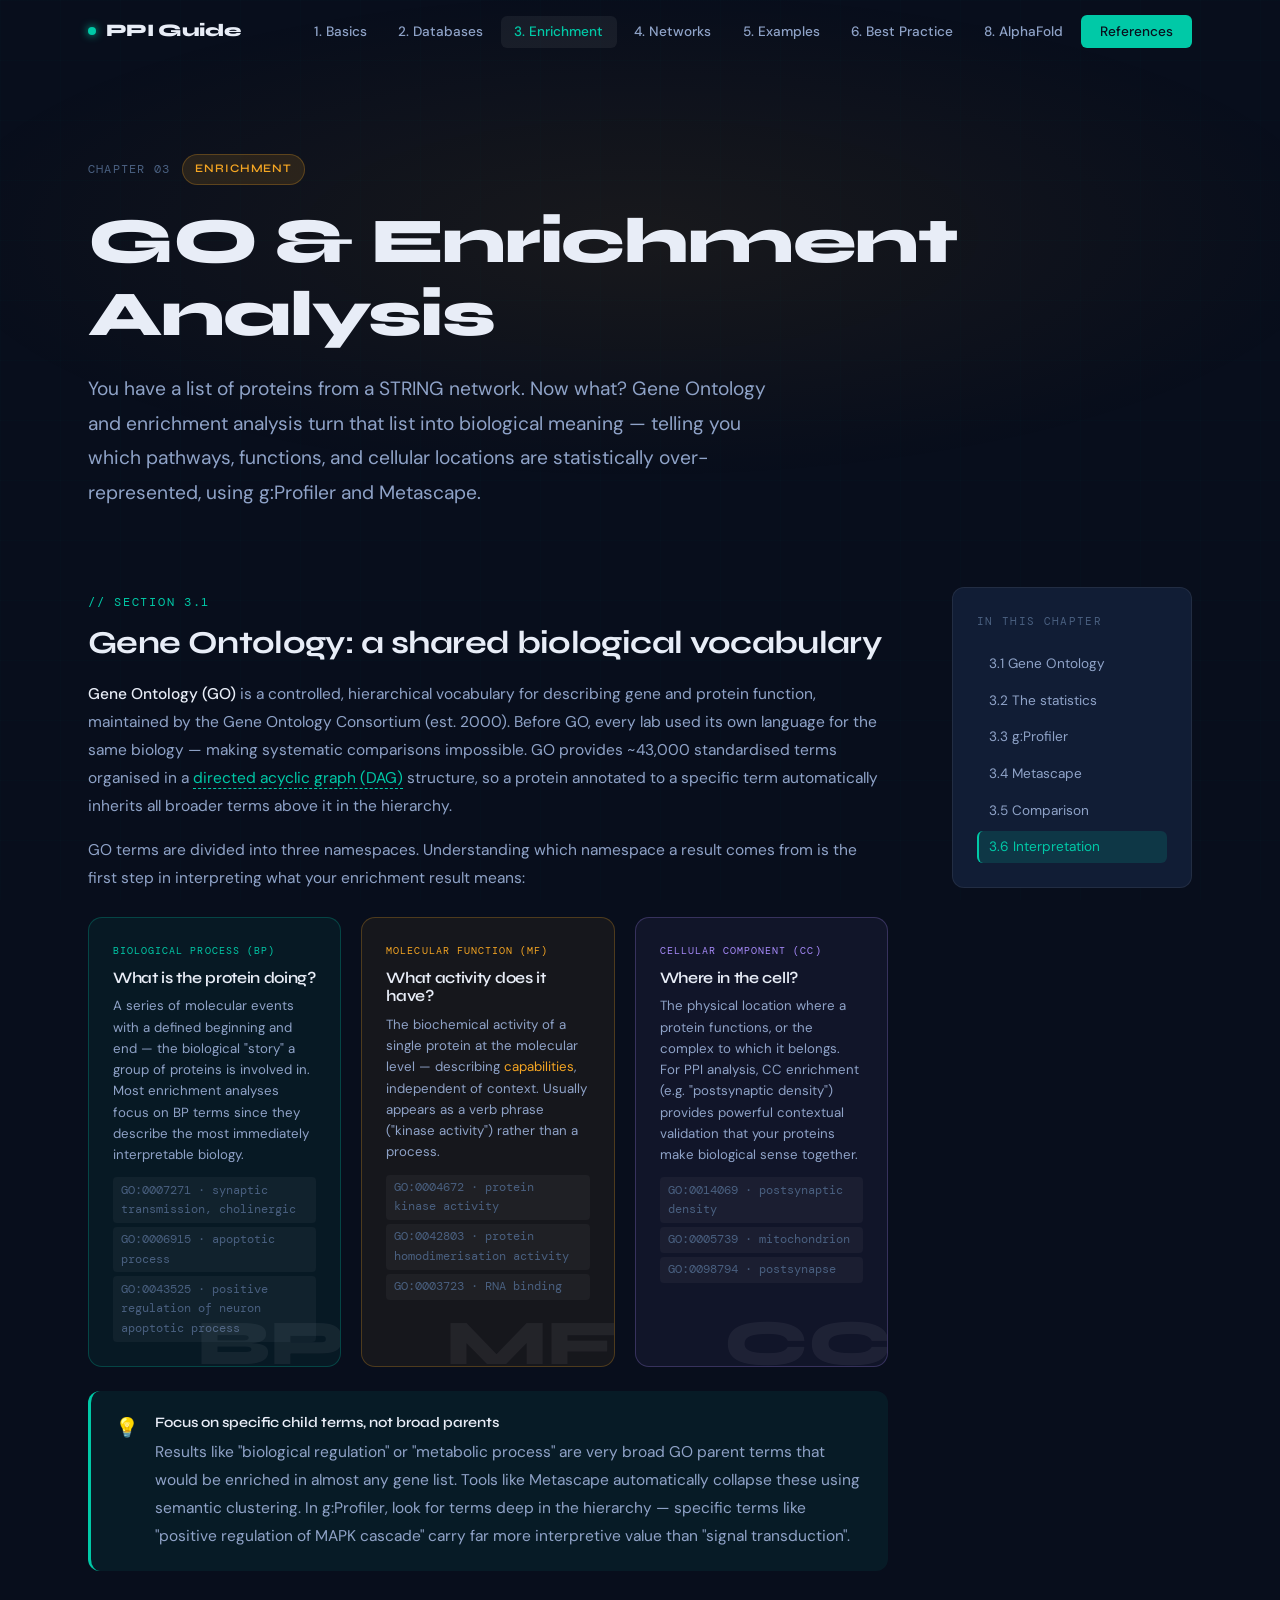
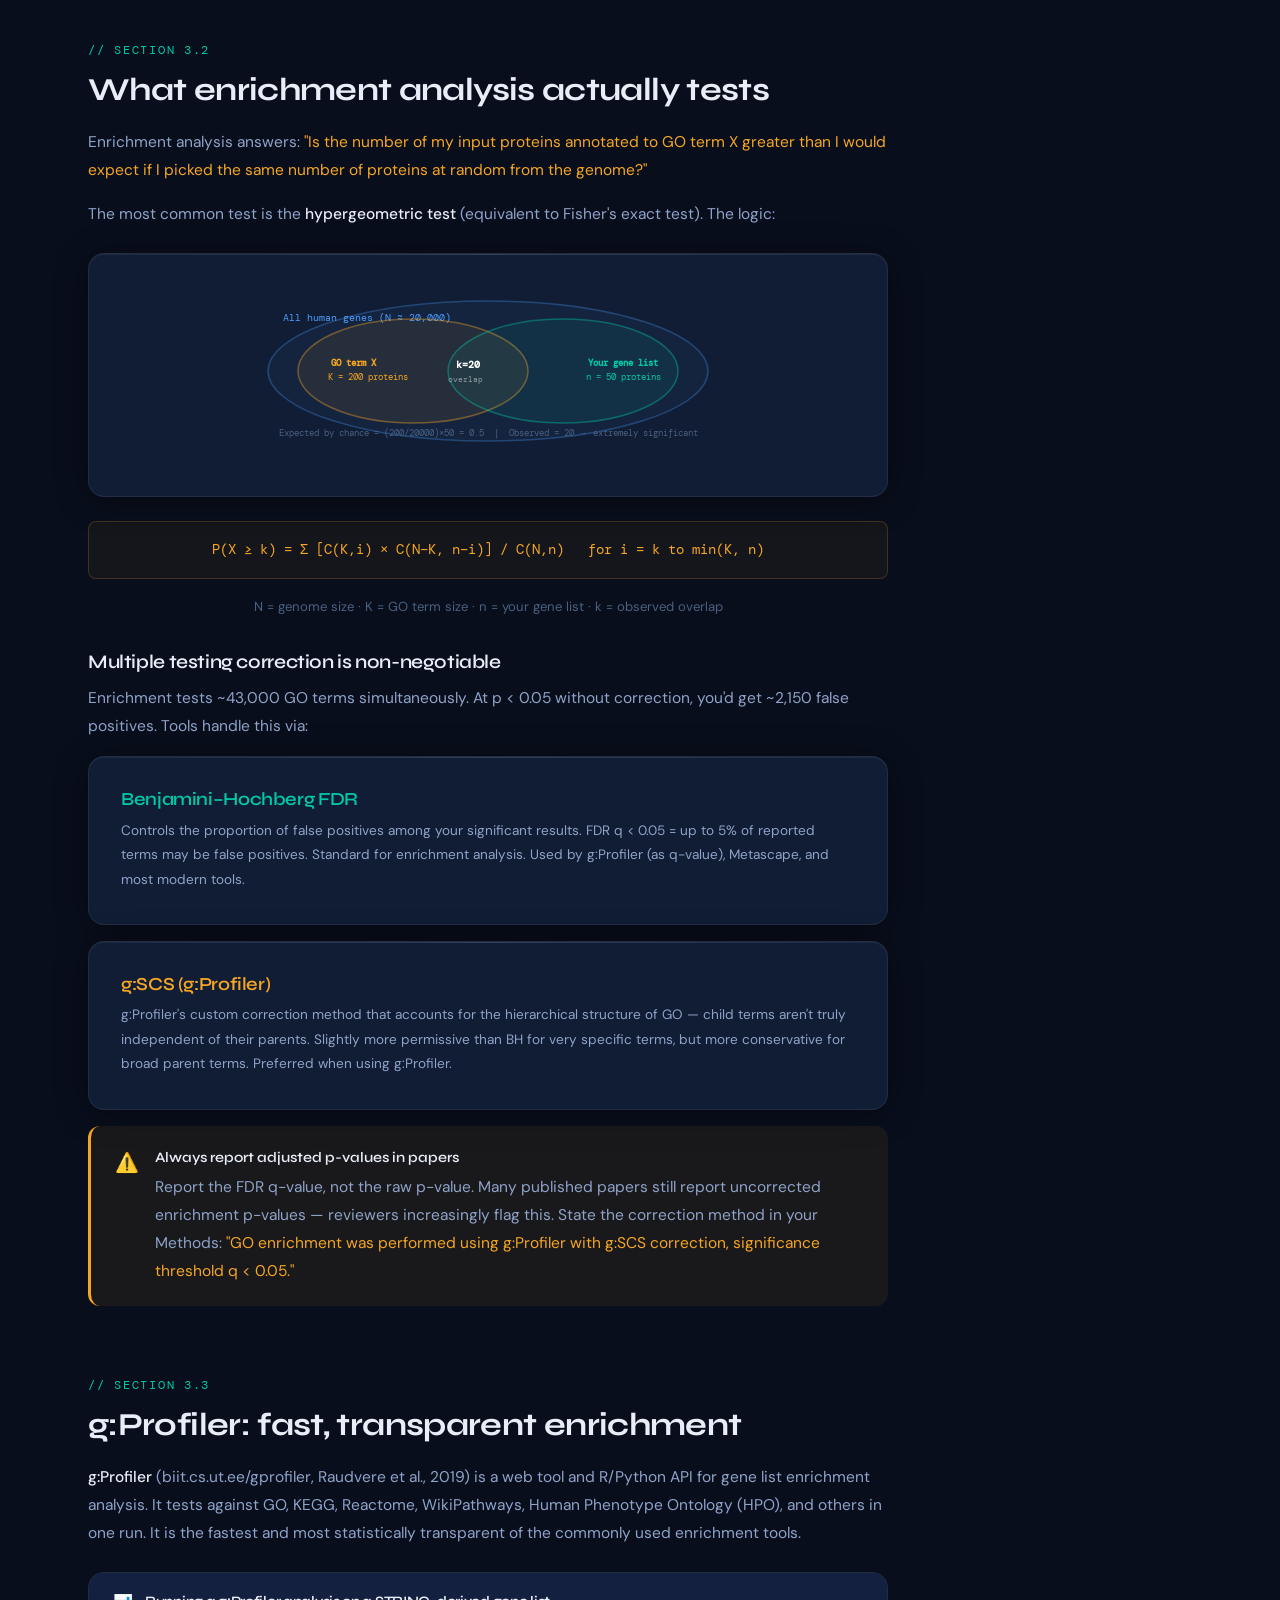
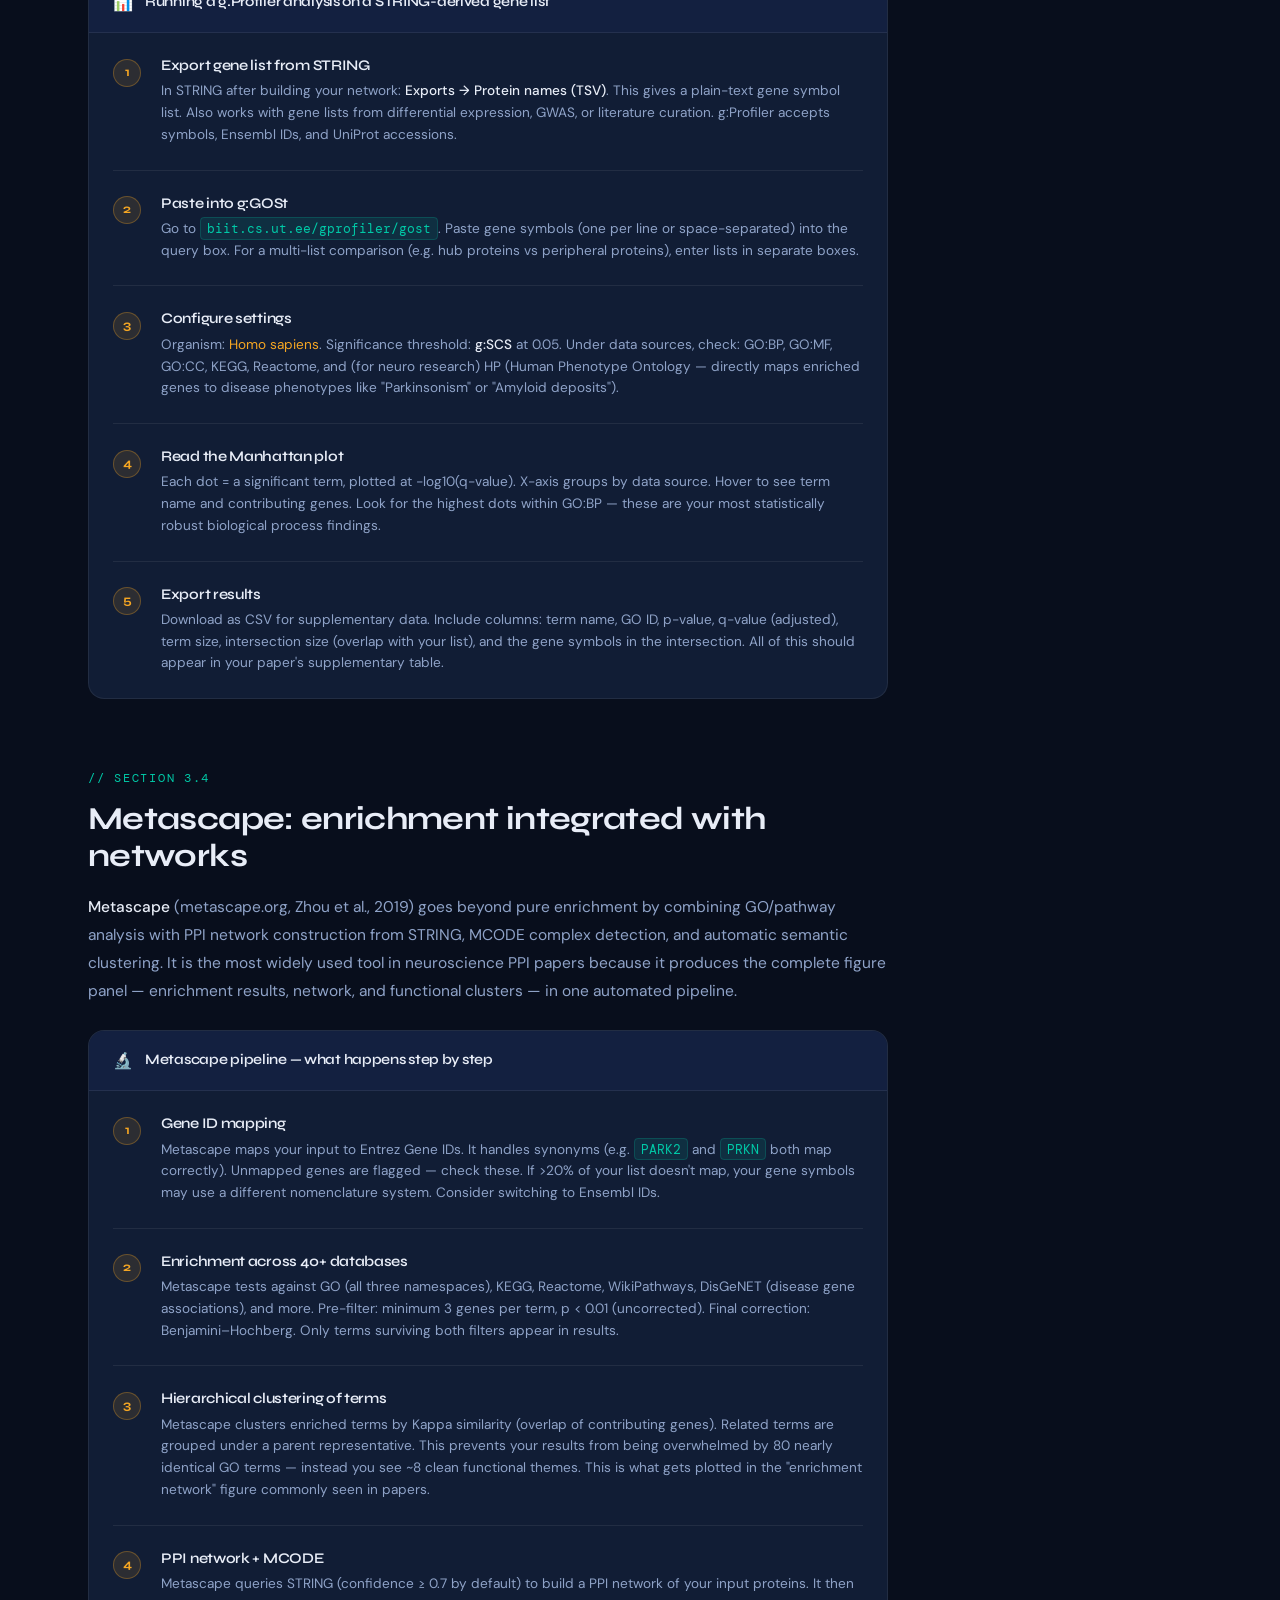
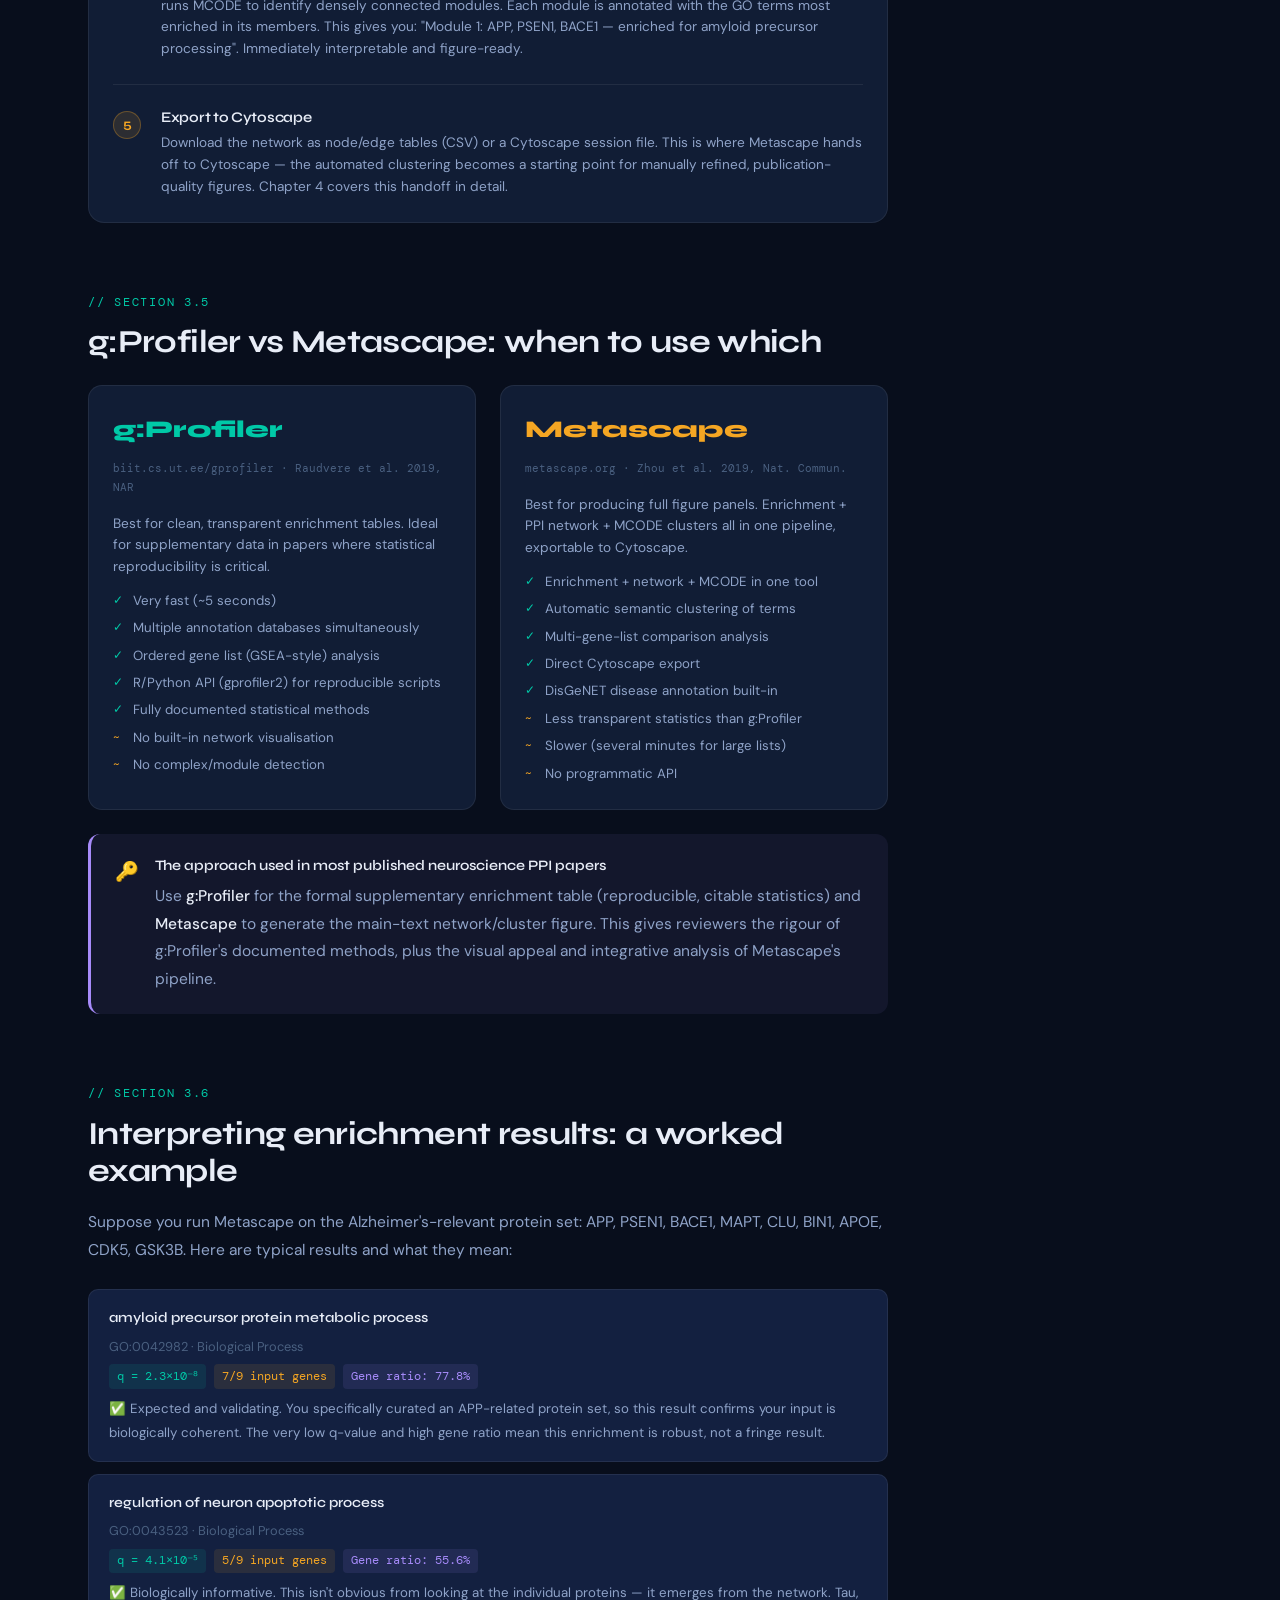
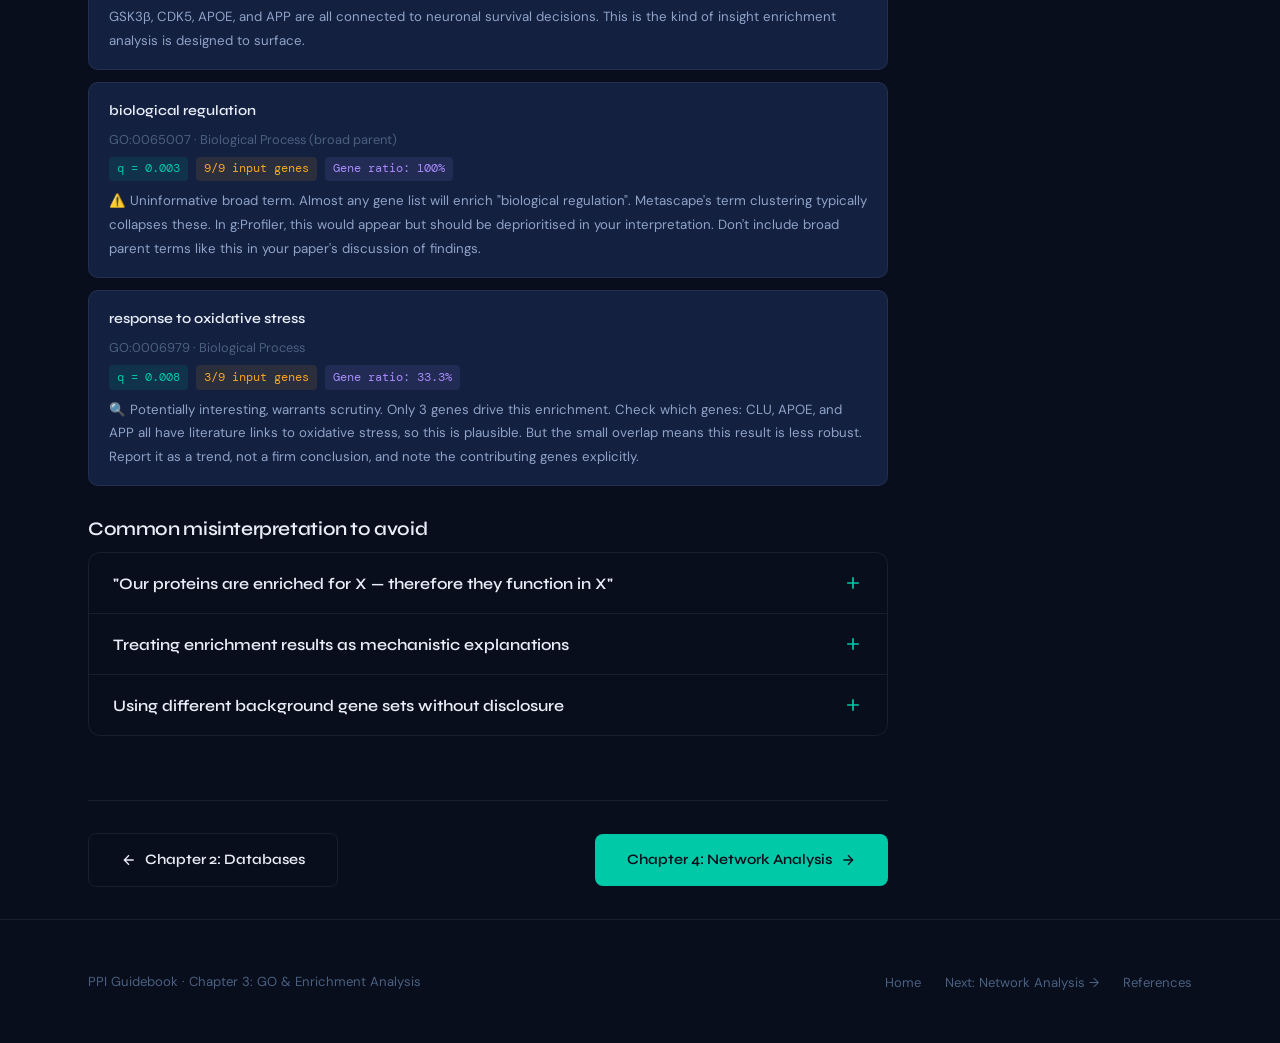
<file: 03-enrichment.html>
<!DOCTYPE html>
<html lang="en">
<head>
  <meta charset="UTF-8" />
  <meta name="viewport" content="width=device-width, initial-scale=1.0" />
  <title>Chapter 3: GO &amp; Enrichment Analysis — PPI Guidebook</title>
  <meta name="description" content="Understand Gene Ontology, enrichment analysis, g:Profiler, and Metascape — the tools used to interpret what a list of interacting proteins actually does biologically." />
  <link rel="stylesheet" href="assets/css/main.css" />
  <link rel="stylesheet" href="assets/css/animations.css" />
  <style>
    .content-section { margin-bottom:4rem; scroll-margin-top:90px; }
    .content-section h2 { font-size:clamp(1.5rem,3vw,2rem); margin-bottom:1.25rem; }
    .content-section h3 { font-size:1.2rem; margin:2rem 0 0.75rem; }
    .content-section p  { font-size:0.97rem; }
    .go-ns-grid { display:grid; grid-template-columns:repeat(auto-fit,minmax(210px,1fr)); gap:1.25rem; margin:1.5rem 0; }
    .go-card { border-radius:14px; padding:1.5rem; border:1px solid; position:relative; overflow:hidden; }
    .go-card::before { content:attr(data-abbr); position:absolute; bottom:-10px; right:-5px; font-family:var(--font-display); font-size:4rem; font-weight:800; opacity:0.06; line-height:1; }
    .go-card--bp { background:rgba(0,201,167,0.06); border-color:rgba(0,201,167,0.25); }
    .go-card--mf { background:rgba(245,166,35,0.06); border-color:rgba(245,166,35,0.25); }
    .go-card--cc { background:rgba(167,139,250,0.06); border-color:rgba(167,139,250,0.25); }
    .go-card__tag { font-family:var(--font-mono); font-size:0.65rem; letter-spacing:0.1em; text-transform:uppercase; margin-bottom:0.6rem; }
    .go-card h4 { font-size:1rem; margin-bottom:0.5rem; }
    .go-card p  { font-size:0.83rem; line-height:1.6; }
    .go-card__examples { margin-top:0.75rem; display:flex; flex-direction:column; gap:0.25rem; }
    .go-example { font-family:var(--font-mono); font-size:0.72rem; padding:0.2rem 0.5rem; background:rgba(255,255,255,0.04); border-radius:4px; color:var(--text-muted); }
    .tool-compare { display:grid; grid-template-columns:1fr 1fr; gap:1.5rem; margin:1.5rem 0; }
    @media(max-width:640px){ .tool-compare { grid-template-columns:1fr; } }
    .tool-card { background:var(--navy-card); border:1px solid var(--border); border-radius:14px; padding:1.5rem; }
    .tool-card__logo { font-family:var(--font-display); font-size:1.5rem; font-weight:800; margin-bottom:0.5rem; }
    .tool-card__meta { font-family:var(--font-mono); font-size:0.7rem; color:var(--text-muted); margin-bottom:1rem; }
    .tool-card p { font-size:0.85rem; line-height:1.6; }
    .feature-list { list-style:none; margin-top:0.75rem; display:flex; flex-direction:column; gap:0.3rem; }
    .feature-list li { font-size:0.83rem; color:var(--text-secondary); padding-left:1.25rem; position:relative; }
    .feature-list li::before { content:'✓'; position:absolute; left:0; color:var(--teal); font-size:0.75rem; }
    .feature-list li.warn::before { content:'~'; color:var(--amber); }
    .walkthrough { background:var(--navy-card); border:1px solid var(--border); border-radius:16px; overflow:hidden; margin:1.5rem 0; }
    .wh { background:var(--navy-light); padding:1rem 1.5rem; border-bottom:1px solid var(--border); display:flex; align-items:center; gap:0.75rem; }
    .wh h4 { font-size:0.9rem; }
    .ws-list { padding:1.5rem; }
    .ws { display:flex; gap:1.25rem; margin-bottom:1.5rem; padding-bottom:1.5rem; border-bottom:1px solid var(--border); }
    .ws:last-child { border-bottom:none; margin-bottom:0; padding-bottom:0; }
    .ws__n { min-width:28px; height:28px; border-radius:50%; background:rgba(245,166,35,0.12); border:1px solid rgba(245,166,35,0.3); color:var(--amber); font-family:var(--font-display); font-size:0.8rem; font-weight:700; display:flex; align-items:center; justify-content:center; flex-shrink:0; margin-top:0.1rem; }
    .ws__c h4 { font-size:0.92rem; margin-bottom:0.4rem; }
    .ws__c p  { font-size:0.85rem; line-height:1.6; }
    .ws__c code { font-size:0.82rem; }
    .result-item { background:var(--navy-light); border:1px solid var(--border); border-radius:10px; padding:1rem 1.25rem; margin-bottom:0.75rem; }
    .result-item__term { font-family:var(--font-display); font-size:0.88rem; font-weight:600; color:var(--text-primary); margin-bottom:0.3rem; }
    .result-item__stats { display:flex; flex-wrap:wrap; gap:0.5rem; margin-top:0.4rem; }
    .rs { font-family:var(--font-mono); font-size:0.72rem; padding:0.15rem 0.5rem; border-radius:4px; }
    .rs-p { background:rgba(0,201,167,0.1); color:var(--teal); }
    .rs-g { background:rgba(245,166,35,0.1); color:var(--amber); }
    .rs-r { background:rgba(167,139,250,0.1); color:var(--lavender); }
    .formula-box { background:rgba(245,166,35,0.05); border:1px solid rgba(245,166,35,0.2); color:var(--amber); border-radius:8px; padding:1rem 1.5rem; font-family:var(--font-mono); font-size:0.88rem; text-align:center; margin:1rem 0; }
  </style>
</head>
<body>
  <div class="progress-bar"></div>
  <nav class="nav">
    <div class="nav__inner">
      <a href="index.html" class="nav__logo"><span class="nav__logo-dot"></span>PPI Guide</a>
      <ul class="nav__links">
        <li><a href="01-ppi-basics.html">1. Basics</a></li>
        <li><a href="02-databases.html">2. Databases</a></li>
        <li><a href="03-enrichment.html">3. Enrichment</a></li>
        <li><a href="04-network-analysis.html">4. Networks</a></li>
        <li><a href="05-worked-examples.html">5. Examples</a></li>
        <li><a href="06-best-practices.html">6. Best Practice</a></li>
        <li><a href="08-alphafold.html">8. AlphaFold</a></li>
        <li><a href="07-references.html" class="nav__cta">References</a></li>
      </ul>
      <button class="nav__hamburger" aria-label="Toggle menu" aria-expanded="false"><span></span><span></span><span></span></button>
    </div>
  </nav>

  <header class="page-hero" style="background:radial-gradient(ellipse 80% 60% at 50% 40%,rgba(245,166,35,0.07) 0%,transparent 70%);">
    <div class="container">
      <div class="page-hero__eyebrow">
        <span class="page-hero__chapter">Chapter 03</span>
        <span class="badge badge--amber">Enrichment</span>
      </div>
      <h1 class="animate-fade-up">GO &amp; Enrichment Analysis</h1>
      <p class="animate-fade-up animate-fade-up--d1">You have a list of proteins from a STRING network. Now what? Gene Ontology and enrichment analysis turn that list into biological meaning — telling you which pathways, functions, and cellular locations are statistically over-represented, using g:Profiler and Metascape.</p>
    </div>
  </header>

  <main>
    <div class="container">
      <div class="reading-layout">
        <div>

          <!-- 3.1 Gene Ontology -->
          <div class="content-section reveal" id="go">
            <span class="section-label">// section 3.1</span>
            <h2>Gene Ontology: a shared biological vocabulary</h2>
            <p><strong>Gene Ontology (GO)</strong> is a controlled, hierarchical vocabulary for describing gene and protein function, maintained by the Gene Ontology Consortium (est. 2000). Before GO, every lab used its own language for the same biology — making systematic comparisons impossible. GO provides ~43,000 standardised terms organised in a <span data-def="Directed Acyclic Graph: a hierarchical tree where each term can have multiple parent terms. A protein annotated to a specific child term automatically inherits all parent terms above it.">directed acyclic graph (DAG)</span> structure, so a protein annotated to a specific term automatically inherits all broader terms above it in the hierarchy.</p>
            <p>GO terms are divided into three namespaces. Understanding which namespace a result comes from is the first step in interpreting what your enrichment result means:</p>

            <div class="go-ns-grid stagger-children">
              <div class="go-card go-card--bp" data-abbr="BP">
                <div class="go-card__tag" style="color:var(--teal);">Biological Process (BP)</div>
                <h4>What is the protein doing?</h4>
                <p>A series of molecular events with a defined beginning and end — the biological "story" a group of proteins is involved in. Most enrichment analyses focus on BP terms since they describe the most immediately interpretable biology.</p>
                <div class="go-card__examples">
                  <div class="go-example">GO:0007271 · synaptic transmission, cholinergic</div>
                  <div class="go-example">GO:0006915 · apoptotic process</div>
                  <div class="go-example">GO:0043525 · positive regulation of neuron apoptotic process</div>
                </div>
              </div>
              <div class="go-card go-card--mf" data-abbr="MF">
                <div class="go-card__tag" style="color:var(--amber);">Molecular Function (MF)</div>
                <h4>What activity does it have?</h4>
                <p>The biochemical activity of a single protein at the molecular level — describing <em>capabilities</em>, independent of context. Usually appears as a verb phrase ("kinase activity") rather than a process.</p>
                <div class="go-card__examples">
                  <div class="go-example">GO:0004672 · protein kinase activity</div>
                  <div class="go-example">GO:0042803 · protein homodimerisation activity</div>
                  <div class="go-example">GO:0003723 · RNA binding</div>
                </div>
              </div>
              <div class="go-card go-card--cc" data-abbr="CC">
                <div class="go-card__tag" style="color:var(--lavender);">Cellular Component (CC)</div>
                <h4>Where in the cell?</h4>
                <p>The physical location where a protein functions, or the complex to which it belongs. For PPI analysis, CC enrichment (e.g. "postsynaptic density") provides powerful contextual validation that your proteins make biological sense together.</p>
                <div class="go-card__examples">
                  <div class="go-example">GO:0014069 · postsynaptic density</div>
                  <div class="go-example">GO:0005739 · mitochondrion</div>
                  <div class="go-example">GO:0098794 · postsynapse</div>
                </div>
              </div>
            </div>

            <div class="callout callout--info">
              <div class="callout__icon">💡</div>
              <div>
                <div class="callout__title">Focus on specific child terms, not broad parents</div>
                <p>Results like "biological regulation" or "metabolic process" are very broad GO parent terms that would be enriched in almost any gene list. Tools like Metascape automatically collapse these using semantic clustering. In g:Profiler, look for terms deep in the hierarchy — specific terms like "positive regulation of MAPK cascade" carry far more interpretive value than "signal transduction".</p>
              </div>
            </div>
          </div>

          <!-- 3.2 The statistics -->
          <div class="content-section reveal" id="stats">
            <span class="section-label">// section 3.2</span>
            <h2>What enrichment analysis actually tests</h2>
            <p>Enrichment analysis answers: <em>"Is the number of my input proteins annotated to GO term X greater than I would expect if I picked the same number of proteins at random from the genome?"</em></p>
            <p>The most common test is the <strong>hypergeometric test</strong> (equivalent to Fisher's exact test). The logic:</p>

            <div class="card" style="margin:1.5rem 0;">
              <svg viewBox="0 0 520 170" width="100%" style="max-height:170px;">
                <ellipse cx="260" cy="85" rx="220" ry="70" fill="rgba(74,158,255,0.05)" stroke="rgba(74,158,255,0.3)" stroke-width="1.5"/>
                <text x="55" y="35" fill="#4a9eff" font-size="9.5" font-family="DM Mono">All human genes (N ≈ 20,000)</text>
                <ellipse cx="185" cy="85" rx="115" ry="52" fill="rgba(245,166,35,0.08)" stroke="rgba(245,166,35,0.4)" stroke-width="1.5"/>
                <text x="103" y="80" fill="#f5a623" font-size="9" font-family="DM Mono" font-weight="600">GO term X</text>
                <text x="100" y="94" fill="#f5a623" font-size="8.5" font-family="DM Mono">K = 200 proteins</text>
                <ellipse cx="335" cy="85" rx="115" ry="52" fill="rgba(0,201,167,0.08)" stroke="rgba(0,201,167,0.4)" stroke-width="1.5"/>
                <text x="360" y="80" fill="#00c9a7" font-size="9" font-family="DM Mono" font-weight="600">Your gene list</text>
                <text x="358" y="94" fill="#00c9a7" font-size="8.5" font-family="DM Mono">n = 50 proteins</text>
                <text x="228" y="82" fill="white" font-size="9.5" font-family="DM Mono" font-weight="700">k=20</text>
                <text x="220" y="96" fill="rgba(255,255,255,0.5)" font-size="7.5" font-family="DM Mono">overlap</text>
                <text x="260" y="150" text-anchor="middle" fill="var(--text-muted)" font-size="9" font-family="DM Mono">Expected by chance = (200/20000)×50 = 0.5 &nbsp;|&nbsp; Observed = 20 → extremely significant</text>
              </svg>
            </div>

            <div class="formula-box">P(X ≥ k) = Σ [C(K,i) × C(N−K, n−i)] / C(N,n) &nbsp; for i = k to min(K, n)</div>
            <p style="font-size:0.82rem; color:var(--text-muted); text-align:center;">N = genome size · K = GO term size · n = your gene list · k = observed overlap</p>

            <h3>Multiple testing correction is non-negotiable</h3>
            <p>Enrichment tests ~43,000 GO terms simultaneously. At p &lt; 0.05 without correction, you'd get ~2,150 false positives. Tools handle this via:</p>
            <div class="grid-2" style="gap:1rem; margin:1rem 0;">
              <div class="card">
                <h4 style="color:var(--teal); margin-bottom:0.5rem;">Benjamini–Hochberg FDR</h4>
                <p style="font-size:0.85rem;">Controls the proportion of false positives among your significant results. FDR q &lt; 0.05 = up to 5% of reported terms may be false positives. Standard for enrichment analysis. Used by g:Profiler (as q-value), Metascape, and most modern tools.</p>
              </div>
              <div class="card">
                <h4 style="color:var(--amber); margin-bottom:0.5rem;">g:SCS (g:Profiler)</h4>
                <p style="font-size:0.85rem;">g:Profiler's custom correction method that accounts for the hierarchical structure of GO — child terms aren't truly independent of their parents. Slightly more permissive than BH for very specific terms, but more conservative for broad parent terms. Preferred when using g:Profiler.</p>
              </div>
            </div>
            <div class="callout callout--warn">
              <div class="callout__icon">⚠️</div>
              <div>
                <div class="callout__title">Always report adjusted p-values in papers</div>
                <p>Report the FDR q-value, not the raw p-value. Many published papers still report uncorrected enrichment p-values — reviewers increasingly flag this. State the correction method in your Methods: <em>"GO enrichment was performed using g:Profiler with g:SCS correction, significance threshold q &lt; 0.05."</em></p>
              </div>
            </div>
          </div>

          <!-- 3.3 g:Profiler -->
          <div class="content-section reveal" id="gprofiler">
            <span class="section-label">// section 3.3</span>
            <h2>g:Profiler: fast, transparent enrichment</h2>
            <p><strong>g:Profiler</strong> (biit.cs.ut.ee/gprofiler, Raudvere et al., 2019) is a web tool and R/Python API for gene list enrichment analysis. It tests against GO, KEGG, Reactome, WikiPathways, Human Phenotype Ontology (HPO), and others in one run. It is the fastest and most statistically transparent of the commonly used enrichment tools.</p>

            <div class="walkthrough">
              <div class="wh"><span>📊</span><h4>Running a g:Profiler analysis on a STRING-derived gene list</h4></div>
              <div class="ws-list">
                <div class="ws"><div class="ws__n">1</div><div class="ws__c">
                  <h4>Export gene list from STRING</h4>
                  <p>In STRING after building your network: <strong>Exports → Protein names (TSV)</strong>. This gives a plain-text gene symbol list. Also works with gene lists from differential expression, GWAS, or literature curation. g:Profiler accepts symbols, Ensembl IDs, and UniProt accessions.</p>
                </div></div>
                <div class="ws"><div class="ws__n">2</div><div class="ws__c">
                  <h4>Paste into g:GOSt</h4>
                  <p>Go to <code>biit.cs.ut.ee/gprofiler/gost</code>. Paste gene symbols (one per line or space-separated) into the query box. For a multi-list comparison (e.g. hub proteins vs peripheral proteins), enter lists in separate boxes.</p>
                </div></div>
                <div class="ws"><div class="ws__n">3</div><div class="ws__c">
                  <h4>Configure settings</h4>
                  <p>Organism: <em>Homo sapiens</em>. Significance threshold: <strong>g:SCS</strong> at 0.05. Under data sources, check: GO:BP, GO:MF, GO:CC, KEGG, Reactome, and (for neuro research) HP (Human Phenotype Ontology — directly maps enriched genes to disease phenotypes like "Parkinsonism" or "Amyloid deposits").</p>
                </div></div>
                <div class="ws"><div class="ws__n">4</div><div class="ws__c">
                  <h4>Read the Manhattan plot</h4>
                  <p>Each dot = a significant term, plotted at −log10(q-value). X-axis groups by data source. Hover to see term name and contributing genes. Look for the highest dots within GO:BP — these are your most statistically robust biological process findings.</p>
                </div></div>
                <div class="ws"><div class="ws__n">5</div><div class="ws__c">
                  <h4>Export results</h4>
                  <p>Download as CSV for supplementary data. Include columns: term name, GO ID, p-value, q-value (adjusted), term size, intersection size (overlap with your list), and the gene symbols in the intersection. All of this should appear in your paper's supplementary table.</p>
                </div></div>
              </div>
            </div>
          </div>

          <!-- 3.4 Metascape -->
          <div class="content-section reveal" id="metascape">
            <span class="section-label">// section 3.4</span>
            <h2>Metascape: enrichment integrated with networks</h2>
            <p><strong>Metascape</strong> (metascape.org, Zhou et al., 2019) goes beyond pure enrichment by combining GO/pathway analysis with PPI network construction from STRING, MCODE complex detection, and automatic semantic clustering. It is the most widely used tool in neuroscience PPI papers because it produces the complete figure panel — enrichment results, network, and functional clusters — in one automated pipeline.</p>

            <div class="walkthrough">
              <div class="wh"><span>🔬</span><h4>Metascape pipeline — what happens step by step</h4></div>
              <div class="ws-list">
                <div class="ws"><div class="ws__n">1</div><div class="ws__c">
                  <h4>Gene ID mapping</h4>
                  <p>Metascape maps your input to Entrez Gene IDs. It handles synonyms (e.g. <code>PARK2</code> and <code>PRKN</code> both map correctly). Unmapped genes are flagged — check these. If &gt;20% of your list doesn't map, your gene symbols may use a different nomenclature system. Consider switching to Ensembl IDs.</p>
                </div></div>
                <div class="ws"><div class="ws__n">2</div><div class="ws__c">
                  <h4>Enrichment across 40+ databases</h4>
                  <p>Metascape tests against GO (all three namespaces), KEGG, Reactome, WikiPathways, DisGeNET (disease gene associations), and more. Pre-filter: minimum 3 genes per term, p &lt; 0.01 (uncorrected). Final correction: Benjamini–Hochberg. Only terms surviving both filters appear in results.</p>
                </div></div>
                <div class="ws"><div class="ws__n">3</div><div class="ws__c">
                  <h4>Hierarchical clustering of terms</h4>
                  <p>Metascape clusters enriched terms by Kappa similarity (overlap of contributing genes). Related terms are grouped under a parent representative. This prevents your results from being overwhelmed by 80 nearly identical GO terms — instead you see ~8 clean functional themes. This is what gets plotted in the "enrichment network" figure commonly seen in papers.</p>
                </div></div>
                <div class="ws"><div class="ws__n">4</div><div class="ws__c">
                  <h4>PPI network + MCODE</h4>
                  <p>Metascape queries STRING (confidence ≥ 0.7 by default) to build a PPI network of your input proteins. It then runs MCODE to identify densely connected modules. Each module is annotated with the GO terms most enriched in its members. This gives you: "Module 1: APP, PSEN1, BACE1 — enriched for amyloid precursor processing". Immediately interpretable and figure-ready.</p>
                </div></div>
                <div class="ws"><div class="ws__n">5</div><div class="ws__c">
                  <h4>Export to Cytoscape</h4>
                  <p>Download the network as node/edge tables (CSV) or a Cytoscape session file. This is where Metascape hands off to Cytoscape — the automated clustering becomes a starting point for manually refined, publication-quality figures. Chapter 4 covers this handoff in detail.</p>
                </div></div>
              </div>
            </div>
          </div>

          <!-- 3.5 Comparison -->
          <div class="content-section reveal" id="comparison">
            <span class="section-label">// section 3.5</span>
            <h2>g:Profiler vs Metascape: when to use which</h2>

            <div class="tool-compare">
              <div class="tool-card">
                <div class="tool-card__logo" style="color:var(--teal);">g:Profiler</div>
                <div class="tool-card__meta">biit.cs.ut.ee/gprofiler · Raudvere et al. 2019, NAR</div>
                <p>Best for clean, transparent enrichment tables. Ideal for supplementary data in papers where statistical reproducibility is critical.</p>
                <ul class="feature-list">
                  <li>Very fast (~5 seconds)</li>
                  <li>Multiple annotation databases simultaneously</li>
                  <li>Ordered gene list (GSEA-style) analysis</li>
                  <li>R/Python API (gprofiler2) for reproducible scripts</li>
                  <li>Fully documented statistical methods</li>
                  <li class="warn">No built-in network visualisation</li>
                  <li class="warn">No complex/module detection</li>
                </ul>
              </div>
              <div class="tool-card">
                <div class="tool-card__logo" style="color:var(--amber);">Metascape</div>
                <div class="tool-card__meta">metascape.org · Zhou et al. 2019, Nat. Commun.</div>
                <p>Best for producing full figure panels. Enrichment + PPI network + MCODE clusters all in one pipeline, exportable to Cytoscape.</p>
                <ul class="feature-list">
                  <li>Enrichment + network + MCODE in one tool</li>
                  <li>Automatic semantic clustering of terms</li>
                  <li>Multi-gene-list comparison analysis</li>
                  <li>Direct Cytoscape export</li>
                  <li>DisGeNET disease annotation built-in</li>
                  <li class="warn">Less transparent statistics than g:Profiler</li>
                  <li class="warn">Slower (several minutes for large lists)</li>
                  <li class="warn">No programmatic API</li>
                </ul>
              </div>
            </div>

            <div class="callout callout--key">
              <div class="callout__icon">🔑</div>
              <div>
                <div class="callout__title">The approach used in most published neuroscience PPI papers</div>
                <p>Use <strong>g:Profiler</strong> for the formal supplementary enrichment table (reproducible, citable statistics) and <strong>Metascape</strong> to generate the main-text network/cluster figure. This gives reviewers the rigour of g:Profiler's documented methods, plus the visual appeal and integrative analysis of Metascape's pipeline.</p>
              </div>
            </div>
          </div>

          <!-- 3.6 Interpreting results -->
          <div class="content-section reveal" id="interpreting">
            <span class="section-label">// section 3.6</span>
            <h2>Interpreting enrichment results: a worked example</h2>
            <p>Suppose you run Metascape on the Alzheimer's-relevant protein set: APP, PSEN1, BACE1, MAPT, CLU, BIN1, APOE, CDK5, GSK3B. Here are typical results and what they mean:</p>

            <div style="margin:1.5rem 0;">
              <div class="result-item">
                <div>
                  <div class="result-item__term">amyloid precursor protein metabolic process</div>
                  <p style="font-size:0.8rem; color:var(--text-muted);">GO:0042982 · Biological Process</p>
                  <div class="result-item__stats">
                    <span class="rs rs-p">q = 2.3×10⁻⁸</span>
                    <span class="rs rs-g">7/9 input genes</span>
                    <span class="rs rs-r">Gene ratio: 77.8%</span>
                  </div>
                  <p style="font-size:0.83rem; margin-top:0.5rem; color:var(--text-secondary);">✅ Expected and validating. You specifically curated an APP-related protein set, so this result confirms your input is biologically coherent. The very low q-value and high gene ratio mean this enrichment is robust, not a fringe result.</p>
                </div>
              </div>

              <div class="result-item">
                <div>
                  <div class="result-item__term">regulation of neuron apoptotic process</div>
                  <p style="font-size:0.8rem; color:var(--text-muted);">GO:0043523 · Biological Process</p>
                  <div class="result-item__stats">
                    <span class="rs rs-p">q = 4.1×10⁻⁵</span>
                    <span class="rs rs-g">5/9 input genes</span>
                    <span class="rs rs-r">Gene ratio: 55.6%</span>
                  </div>
                  <p style="font-size:0.83rem; margin-top:0.5rem; color:var(--text-secondary);">✅ Biologically informative. This isn't obvious from looking at the individual proteins — it emerges from the network. Tau, GSK3β, CDK5, APOE, and APP are all connected to neuronal survival decisions. This is the kind of insight enrichment analysis is designed to surface.</p>
                </div>
              </div>

              <div class="result-item">
                <div>
                  <div class="result-item__term">biological regulation</div>
                  <p style="font-size:0.8rem; color:var(--text-muted);">GO:0065007 · Biological Process (broad parent)</p>
                  <div class="result-item__stats">
                    <span class="rs rs-p">q = 0.003</span>
                    <span class="rs rs-g">9/9 input genes</span>
                    <span class="rs rs-r">Gene ratio: 100%</span>
                  </div>
                  <p style="font-size:0.83rem; margin-top:0.5rem; color:var(--text-secondary);">⚠️ Uninformative broad term. Almost any gene list will enrich "biological regulation". Metascape's term clustering typically collapses these. In g:Profiler, this would appear but should be deprioritised in your interpretation. Don't include broad parent terms like this in your paper's discussion of findings.</p>
                </div>
              </div>

              <div class="result-item">
                <div>
                  <div class="result-item__term">response to oxidative stress</div>
                  <p style="font-size:0.8rem; color:var(--text-muted);">GO:0006979 · Biological Process</p>
                  <div class="result-item__stats">
                    <span class="rs rs-p">q = 0.008</span>
                    <span class="rs rs-g">3/9 input genes</span>
                    <span class="rs rs-r">Gene ratio: 33.3%</span>
                  </div>
                  <p style="font-size:0.83rem; margin-top:0.5rem; color:var(--text-secondary);">🔍 Potentially interesting, warrants scrutiny. Only 3 genes drive this enrichment. Check which genes: CLU, APOE, and APP all have literature links to oxidative stress, so this is plausible. But the small overlap means this result is less robust. Report it as a trend, not a firm conclusion, and note the contributing genes explicitly.</p>
                </div>
              </div>
            </div>

            <h3>Common misinterpretation to avoid</h3>
            <div class="accordion reveal">
              <div class="accordion__item">
                <button class="accordion__trigger" aria-expanded="false">
                  "Our proteins are enriched for X — therefore they function in X"
                  <svg class="accordion__icon" fill="none" stroke="currentColor" stroke-width="2" viewBox="0 0 24 24"><path d="M12 5v14M5 12h14"/></svg>
                </button>
                <div class="accordion__body"><div class="accordion__body-inner">
                  <p>Enrichment analysis tells you what annotations are over-represented, not what the proteins necessarily do in your specific biological context. A set of synaptic proteins enriched for "positive regulation of cell proliferation" doesn't mean these proteins are proliferating — it means they share annotation overlap with proliferation-related GO terms, possibly because they regulate signalling pathways active in both contexts. Always interpret enrichment results in the context of your specific biological question and the existing literature.</p>
                </div></div>
              </div>
              <div class="accordion__item">
                <button class="accordion__trigger" aria-expanded="false">
                  Treating enrichment results as mechanistic explanations
                  <svg class="accordion__icon" fill="none" stroke="currentColor" stroke-width="2" viewBox="0 0 24 24"><path d="M12 5v14M5 12h14"/></svg>
                </button>
                <div class="accordion__body"><div class="accordion__body-inner">
                  <p>Enrichment analysis is hypothesis-generating, not hypothesis-confirming. Finding that your AD protein set is enriched for "tau protein binding" (GO:0048156) is an interesting observation that directs further experimental investigation — it doesn't prove that all your proteins physically bind tau in vivo. The interpretation should be: "These results suggest that [processes] may be relevant, which warrants experimental validation." This framing is both accurate and acceptable to reviewers.</p>
                </div></div>
              </div>
              <div class="accordion__item">
                <button class="accordion__trigger" aria-expanded="false">
                  Using different background gene sets without disclosure
                  <svg class="accordion__icon" fill="none" stroke="currentColor" stroke-width="2" viewBox="0 0 24 24"><path d="M12 5v14M5 12h14"/></svg>
                </button>
                <div class="accordion__body"><div class="accordion__body-inner">
                  <p>The hypergeometric test's p-value depends critically on the background set (N in the formula). If your input proteins came from an RNA-seq experiment on neurons, the appropriate background is "all genes expressed in neurons", not "all human genes". Using the wrong background inflates or deflates enrichment statistics. g:Profiler allows custom background upload. Always state the background used in your Methods section. This is one of the most common methodological flaws flagged by reviewers of bioinformatics studies.</p>
                </div></div>
              </div>
            </div>
          </div>

          <!-- Chapter nav -->
          <div class="reveal" style="display:flex; justify-content:space-between; align-items:center; padding:2rem 0; border-top:1px solid var(--border); margin-top:2rem;">
            <a href="02-databases.html" class="btn btn--ghost">
              <svg width="16" height="16" fill="none" stroke="currentColor" stroke-width="2" viewBox="0 0 24 24"><path d="M19 12H5M12 19l-7-7 7-7"/></svg>
              Chapter 2: Databases
            </a>
            <a href="04-network-analysis.html" class="btn btn--primary">
              Chapter 4: Network Analysis
              <svg width="16" height="16" fill="none" stroke="currentColor" stroke-width="2" viewBox="0 0 24 24"><path d="M5 12h14M12 5l7 7-7 7"/></svg>
            </a>
          </div>
        </div>

        <aside>
          <nav class="toc" aria-label="Table of contents">
            <div class="toc__title">In this chapter</div>
            <ul class="toc__list">
              <li><a href="#go">3.1 Gene Ontology</a></li>
              <li><a href="#stats">3.2 The statistics</a></li>
              <li><a href="#gprofiler">3.3 g:Profiler</a></li>
              <li><a href="#metascape">3.4 Metascape</a></li>
              <li><a href="#comparison">3.5 Comparison</a></li>
              <li><a href="#interpreting">3.6 Interpretation</a></li>
            </ul>
          </nav>
        </aside>
      </div>
    </div>
  </main>

  <footer class="footer">
    <div class="container">
      <div class="footer__inner">
        <p class="footer__copy">PPI Guidebook · Chapter 3: GO &amp; Enrichment Analysis</p>
        <ul class="footer__links">
          <li><a href="index.html">Home</a></li>
          <li><a href="04-network-analysis.html">Next: Network Analysis →</a></li>
          <li><a href="07-references.html">References</a></li>
        </ul>
      </div>
    </div>
  </footer>

  <script src="assets/js/nav.js"></script>
  <script src="assets/js/interactive.js"></script>
</body>
</html>
</file>
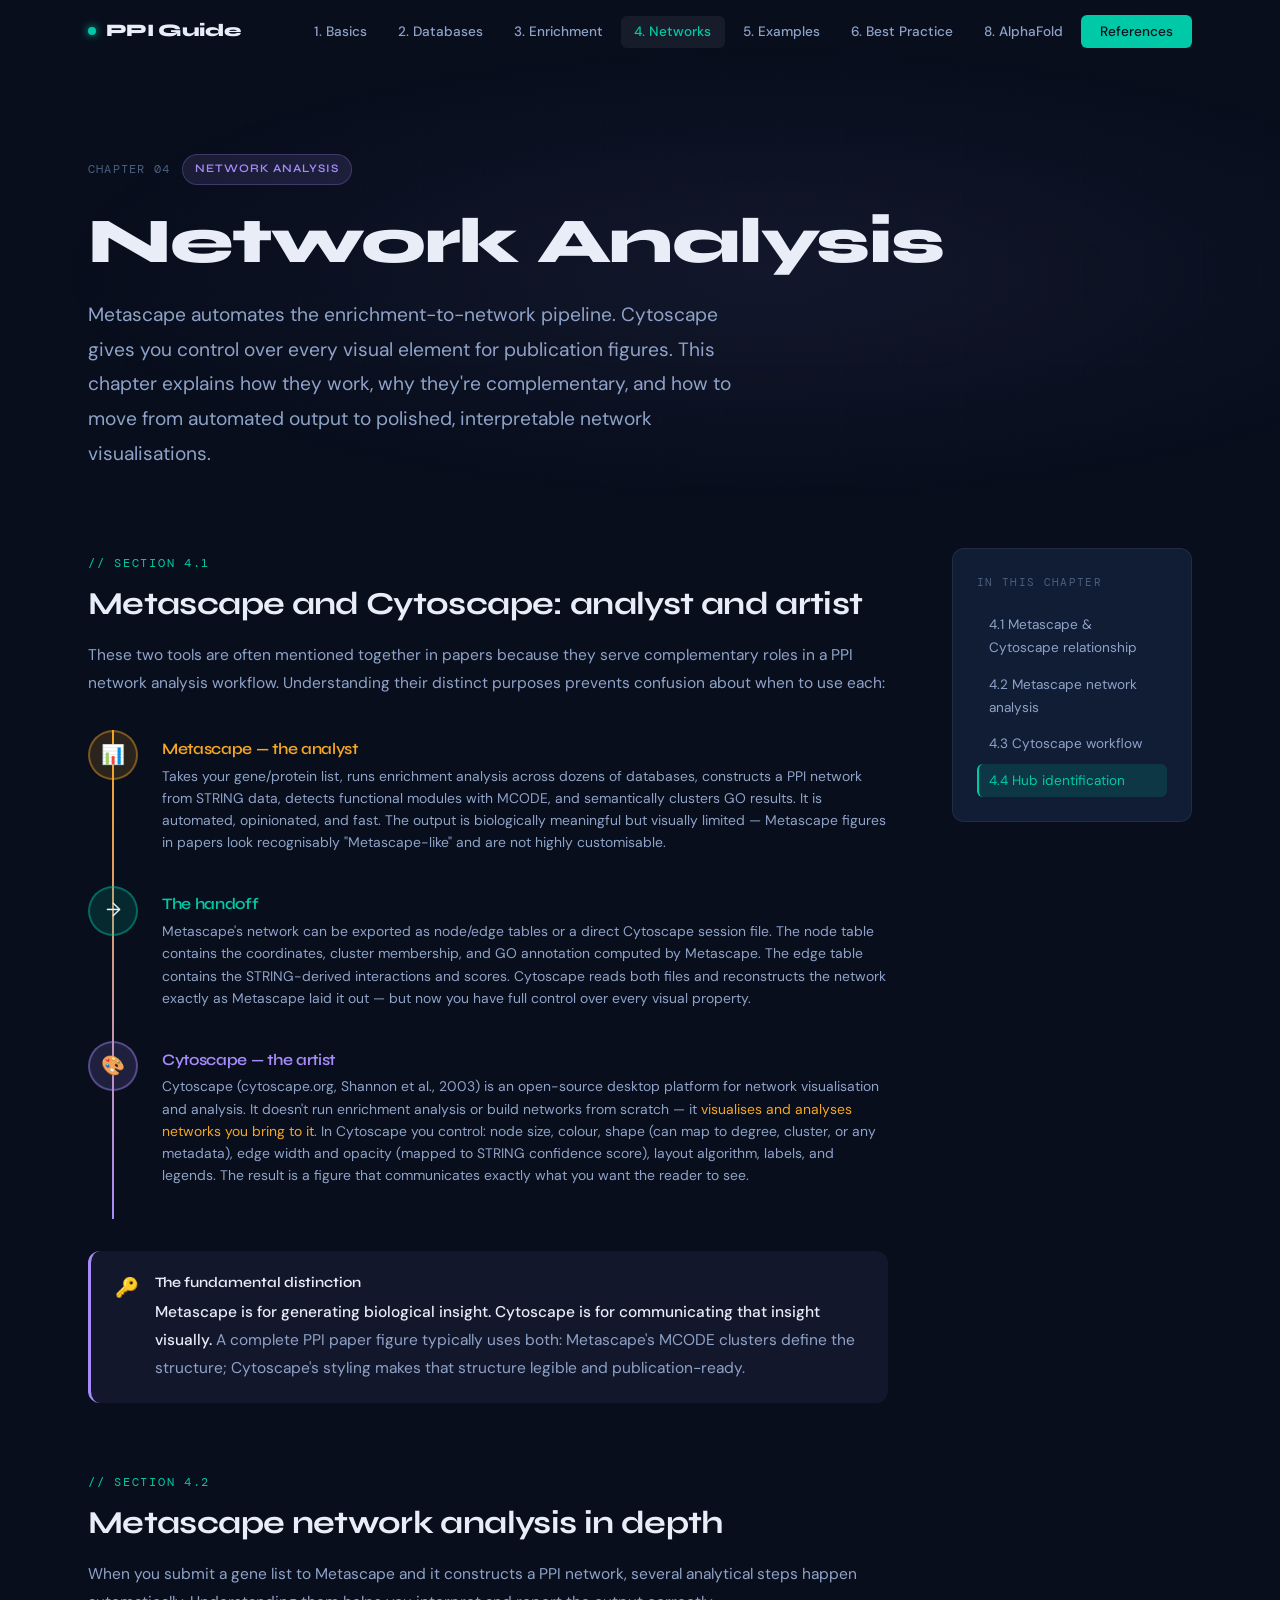
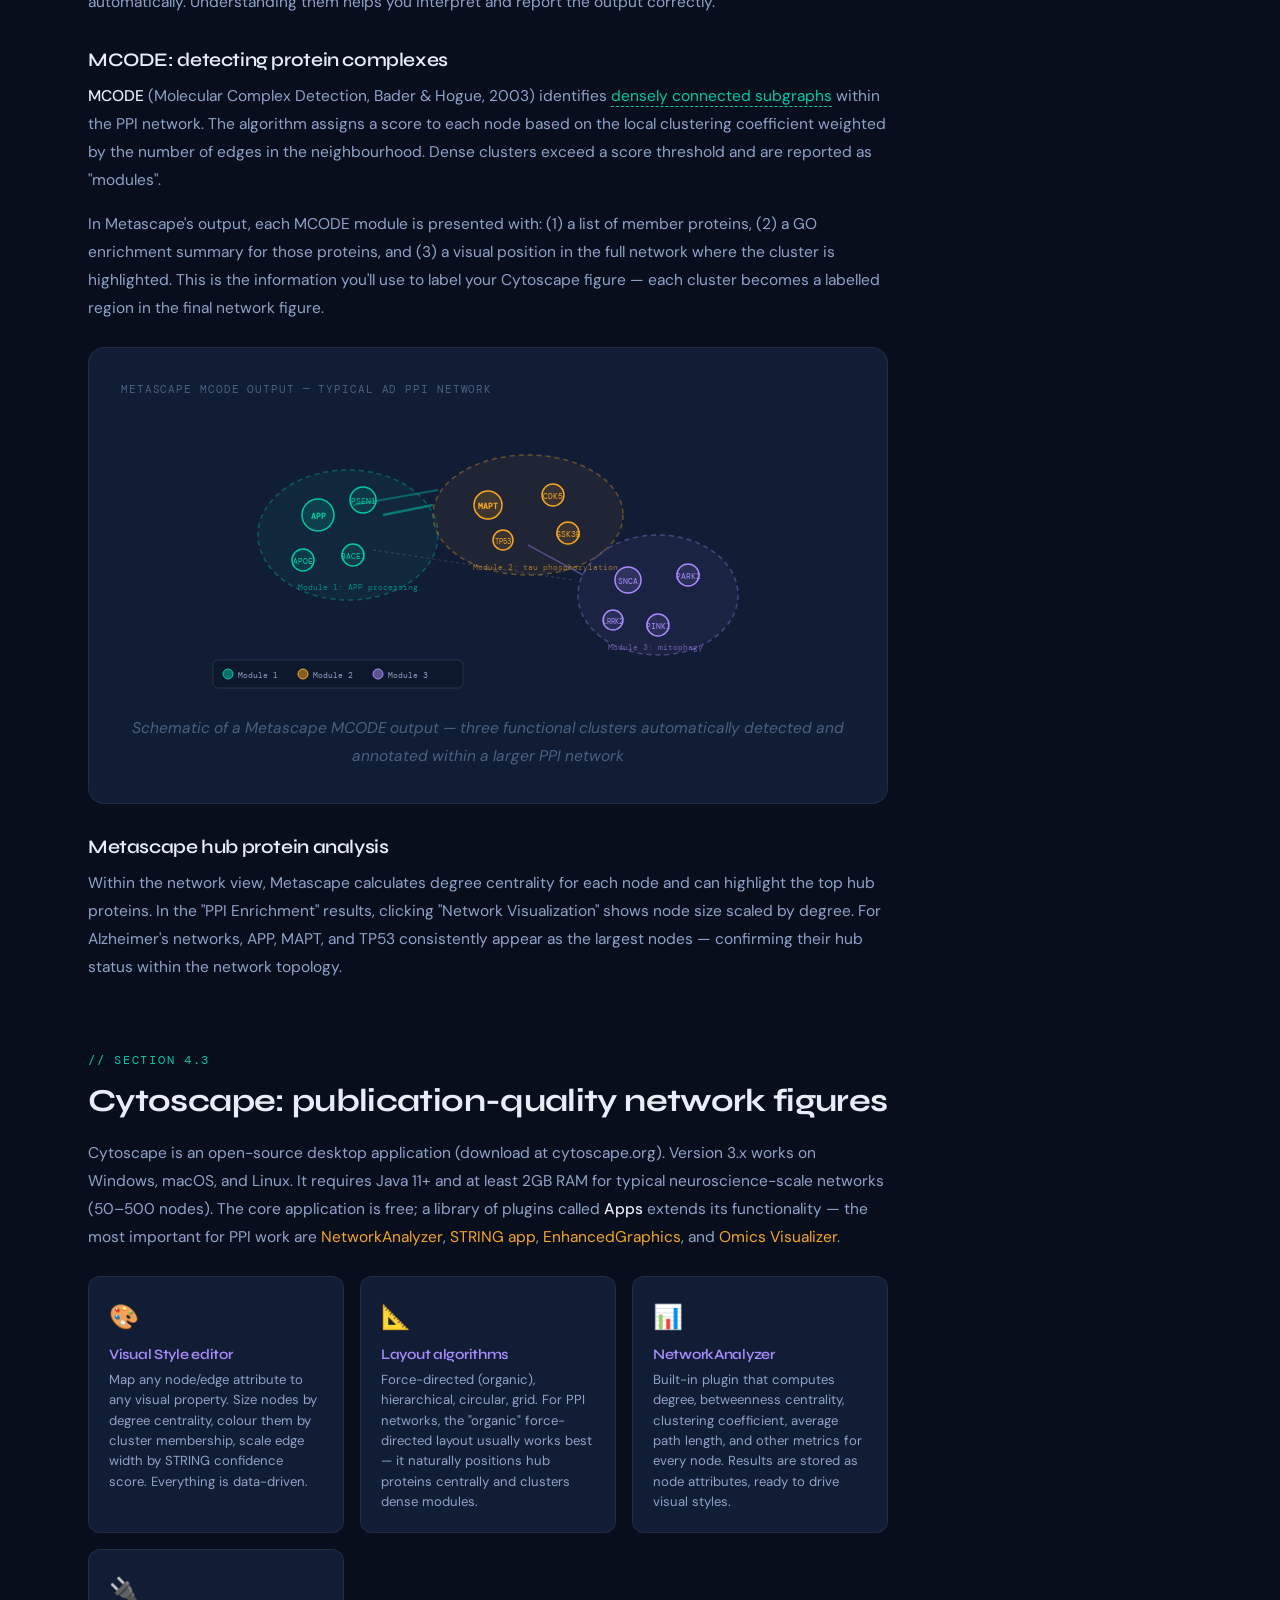
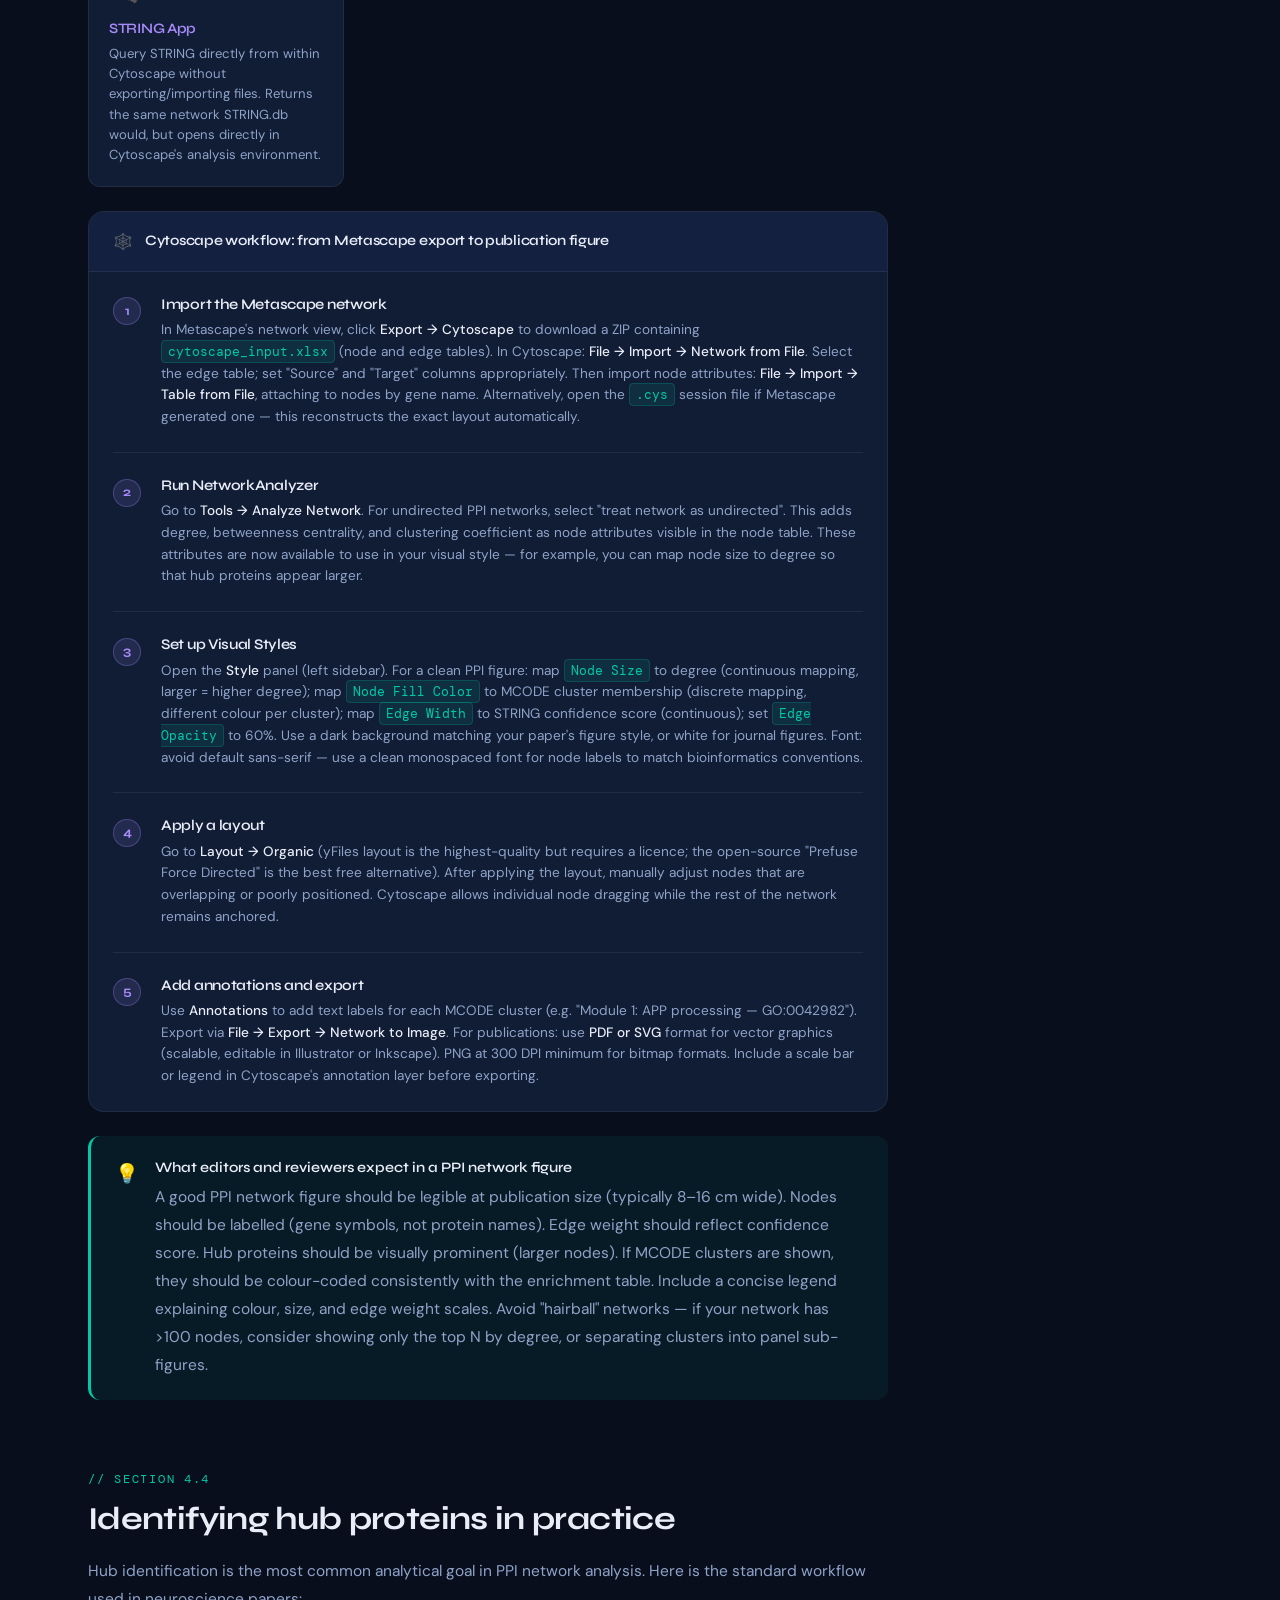
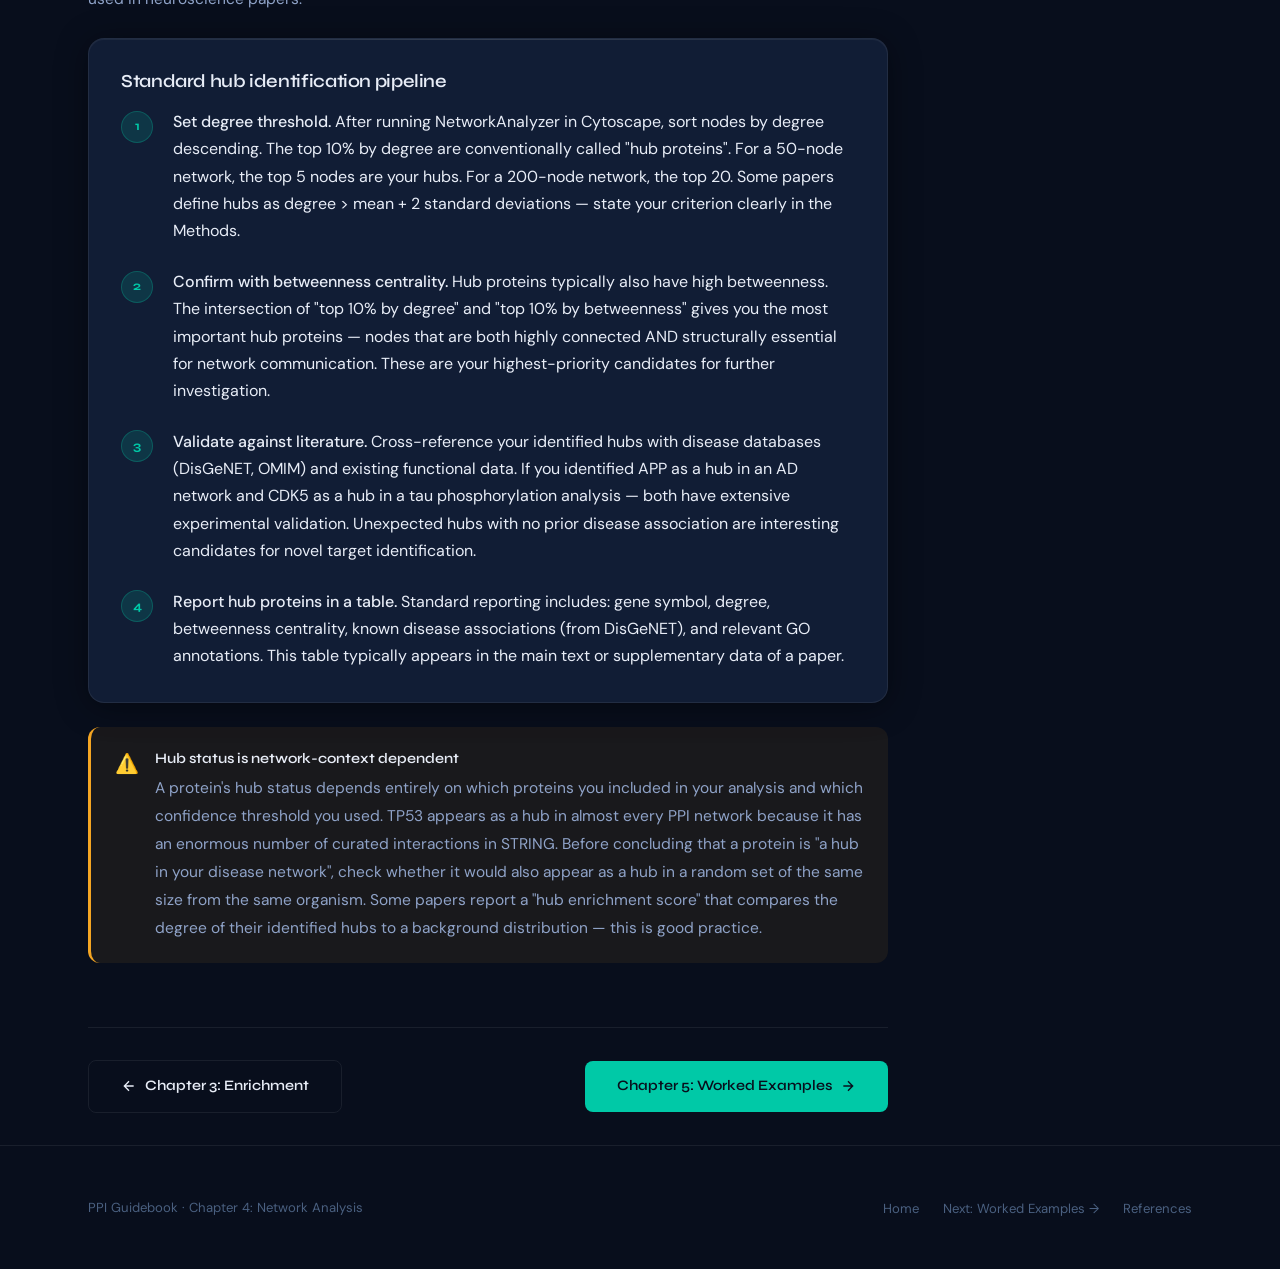
<file: 04-network-analysis.html>
<!DOCTYPE html>
<html lang="en">
<head>
  <meta charset="UTF-8" />
  <meta name="viewport" content="width=device-width, initial-scale=1.0" />
  <title>Chapter 4: Network Analysis — PPI Guidebook</title>
  <meta name="description" content="Using Metascape and Cytoscape for PPI network analysis — MCODE clustering, hub identification, betweenness centrality, and producing publication-quality figures." />
  <link rel="stylesheet" href="assets/css/main.css" />
  <link rel="stylesheet" href="assets/css/animations.css" />
  <style>
    .content-section { margin-bottom:4rem; scroll-margin-top:90px; }
    .content-section h2 { font-size:clamp(1.5rem,3vw,2rem); margin-bottom:1.25rem; }
    .content-section h3 { font-size:1.2rem; margin:2rem 0 0.75rem; }
    .content-section p  { font-size:0.97rem; }
    .walkthrough { background:var(--navy-card); border:1px solid var(--border); border-radius:16px; overflow:hidden; margin:1.5rem 0; }
    .wh { background:var(--navy-light); padding:1rem 1.5rem; border-bottom:1px solid var(--border); display:flex; align-items:center; gap:0.75rem; }
    .wh h4 { font-size:0.9rem; }
    .ws-list { padding:1.5rem; }
    .ws { display:flex; gap:1.25rem; margin-bottom:1.5rem; padding-bottom:1.5rem; border-bottom:1px solid var(--border); }
    .ws:last-child { border-bottom:none; margin-bottom:0; padding-bottom:0; }
    .ws__n { min-width:28px; height:28px; border-radius:50%; background:rgba(167,139,250,0.12); border:1px solid rgba(167,139,250,0.3); color:var(--lavender); font-family:var(--font-display); font-size:0.8rem; font-weight:700; display:flex; align-items:center; justify-content:center; flex-shrink:0; margin-top:0.1rem; }
    .ws__c h4 { font-size:0.92rem; margin-bottom:0.4rem; }
    .ws__c p  { font-size:0.85rem; line-height:1.6; }
    .ws__c code { font-size:0.82rem; }

    /* Metascape vs Cytoscape comparison */
    .tool-timeline {
      display: flex;
      flex-direction: column;
      gap: 0;
      margin: 2rem 0;
      position: relative;
    }
    .tool-timeline::before {
      content: '';
      position: absolute;
      left: 24px;
      top: 0; bottom: 0;
      width: 2px;
      background: linear-gradient(to bottom, var(--amber), var(--lavender));
    }
    .timeline-item {
      display: flex;
      gap: 1.5rem;
      padding: 0 0 2rem 0;
      position: relative;
    }
    .timeline-dot {
      min-width: 50px; height: 50px;
      border-radius: 50%;
      display: flex; align-items: center; justify-content: center;
      font-size: 1.2rem;
      position: relative;
      z-index: 1;
      flex-shrink: 0;
    }
    .timeline-dot--meta { background: rgba(245,166,35,0.15); border: 2px solid rgba(245,166,35,0.4); }
    .timeline-dot--cyto  { background: rgba(167,139,250,0.15); border: 2px solid rgba(167,139,250,0.4); }
    .timeline-dot--arrow { background: rgba(0,201,167,0.15); border: 2px solid rgba(0,201,167,0.4); }
    .timeline-content { padding-top: 0.6rem; }
    .timeline-content h4 { font-size: 1rem; margin-bottom: 0.4rem; }
    .timeline-content p  { font-size: 0.87rem; line-height: 1.6; }

    /* Cytoscape feature cards */
    .cyto-features { display:grid; grid-template-columns:repeat(auto-fit,minmax(210px,1fr)); gap:1rem; margin:1.5rem 0; }
    .cyto-card { background:var(--navy-card); border:1px solid var(--border); border-radius:12px; padding:1.25rem; }
    .cyto-card__icon { font-size:1.5rem; margin-bottom:0.6rem; }
    .cyto-card h4 { font-size:0.9rem; color:var(--lavender); margin-bottom:0.4rem; }
    .cyto-card p  { font-size:0.82rem; line-height:1.55; }

    /* MCODE visual */
    .mcode-viz {
      background: var(--navy-card);
      border: 1px solid var(--border);
      border-radius: 16px;
      padding: 2rem;
      margin: 1.5rem 0;
    }

    /* Checklist */
    .checklist { list-style:none; display:flex; flex-direction:column; gap:0.5rem; }
    .checklist li { display:flex; gap:0.75rem; align-items:flex-start; font-size:0.88rem; color:var(--text-secondary); }
    .checklist li::before { content:'□'; color:var(--lavender); font-size:1rem; flex-shrink:0; margin-top:-0.1rem; }
  </style>
</head>
<body>
  <div class="progress-bar"></div>
  <nav class="nav">
    <div class="nav__inner">
      <a href="index.html" class="nav__logo"><span class="nav__logo-dot"></span>PPI Guide</a>
      <ul class="nav__links">
        <li><a href="01-ppi-basics.html">1. Basics</a></li>
        <li><a href="02-databases.html">2. Databases</a></li>
        <li><a href="03-enrichment.html">3. Enrichment</a></li>
        <li><a href="04-network-analysis.html">4. Networks</a></li>
        <li><a href="05-worked-examples.html">5. Examples</a></li>
        <li><a href="06-best-practices.html">6. Best Practice</a></li>
        <li><a href="08-alphafold.html">8. AlphaFold</a></li>
        <li><a href="07-references.html" class="nav__cta">References</a></li>
      </ul>
      <button class="nav__hamburger" aria-label="Toggle menu" aria-expanded="false"><span></span><span></span><span></span></button>
    </div>
  </nav>

  <header class="page-hero" style="background:radial-gradient(ellipse 80% 60% at 60% 50%,rgba(167,139,250,0.07) 0%,transparent 70%);">
    <div class="container">
      <div class="page-hero__eyebrow">
        <span class="page-hero__chapter">Chapter 04</span>
        <span class="badge badge--lav">Network Analysis</span>
      </div>
      <h1 class="animate-fade-up">Network Analysis</h1>
      <p class="animate-fade-up animate-fade-up--d1">Metascape automates the enrichment-to-network pipeline. Cytoscape gives you control over every visual element for publication figures. This chapter explains how they work, why they're complementary, and how to move from automated output to polished, interpretable network visualisations.</p>
    </div>
  </header>

  <main>
    <div class="container">
      <div class="reading-layout">
        <div>

          <!-- 4.1 The Metascape–Cytoscape relationship -->
          <div class="content-section reveal" id="relationship">
            <span class="section-label">// section 4.1</span>
            <h2>Metascape and Cytoscape: analyst and artist</h2>
            <p>
              These two tools are often mentioned together in papers because they serve complementary roles in a PPI network analysis workflow. Understanding their distinct purposes prevents confusion about when to use each:
            </p>

            <div class="tool-timeline stagger-children">
              <div class="timeline-item">
                <div class="timeline-dot timeline-dot--meta">📊</div>
                <div class="timeline-content">
                  <h4 style="color:var(--amber);">Metascape — the analyst</h4>
                  <p>Takes your gene/protein list, runs enrichment analysis across dozens of databases, constructs a PPI network from STRING data, detects functional modules with MCODE, and semantically clusters GO results. It is automated, opinionated, and fast. The output is biologically meaningful but visually limited — Metascape figures in papers look recognisably "Metascape-like" and are not highly customisable.</p>
                </div>
              </div>
              <div class="timeline-item">
                <div class="timeline-dot timeline-dot--arrow">→</div>
                <div class="timeline-content">
                  <h4 style="color:var(--teal);">The handoff</h4>
                  <p>Metascape's network can be exported as node/edge tables or a direct Cytoscape session file. The node table contains the coordinates, cluster membership, and GO annotation computed by Metascape. The edge table contains the STRING-derived interactions and scores. Cytoscape reads both files and reconstructs the network exactly as Metascape laid it out — but now you have full control over every visual property.</p>
                </div>
              </div>
              <div class="timeline-item">
                <div class="timeline-dot timeline-dot--cyto">🎨</div>
                <div class="timeline-content">
                  <h4 style="color:var(--lavender);">Cytoscape — the artist</h4>
                  <p>Cytoscape (cytoscape.org, Shannon et al., 2003) is an open-source desktop platform for network visualisation and analysis. It doesn't run enrichment analysis or build networks from scratch — it <em>visualises and analyses networks you bring to it</em>. In Cytoscape you control: node size, colour, shape (can map to degree, cluster, or any metadata), edge width and opacity (mapped to STRING confidence score), layout algorithm, labels, and legends. The result is a figure that communicates exactly what you want the reader to see.</p>
                </div>
              </div>
            </div>

            <div class="callout callout--key">
              <div class="callout__icon">🔑</div>
              <div>
                <div class="callout__title">The fundamental distinction</div>
                <p><strong>Metascape is for generating biological insight.</strong> <strong>Cytoscape is for communicating that insight visually.</strong> A complete PPI paper figure typically uses both: Metascape's MCODE clusters define the structure; Cytoscape's styling makes that structure legible and publication-ready.</p>
              </div>
            </div>
          </div>

          <!-- 4.2 Metascape network analysis -->
          <div class="content-section reveal" id="metascape-network">
            <span class="section-label">// section 4.2</span>
            <h2>Metascape network analysis in depth</h2>
            <p>
              When you submit a gene list to Metascape and it constructs a PPI network, several analytical steps happen automatically. Understanding them helps you interpret and report the output correctly.
            </p>

            <h3>MCODE: detecting protein complexes</h3>
            <p>
              <strong>MCODE</strong> (Molecular Complex Detection, Bader & Hogue, 2003) identifies <span data-def="A group of nodes in a network that are more densely connected to each other than to the rest of the network. In PPI networks, these represent protein complexes or tightly co-functioning groups.">densely connected subgraphs</span> within the PPI network. The algorithm assigns a score to each node based on the local clustering coefficient weighted by the number of edges in the neighbourhood. Dense clusters exceed a score threshold and are reported as "modules".
            </p>
            <p>
              In Metascape's output, each MCODE module is presented with: (1) a list of member proteins, (2) a GO enrichment summary for those proteins, and (3) a visual position in the full network where the cluster is highlighted. This is the information you'll use to label your Cytoscape figure — each cluster becomes a labelled region in the final network figure.
            </p>

            <div class="mcode-viz reveal">
              <div style="font-family:var(--font-mono); font-size:0.7rem; color:var(--text-muted); margin-bottom:1rem; letter-spacing:0.08em; text-transform:uppercase;">Metascape MCODE output — typical AD PPI network</div>
              <svg viewBox="0 0 580 280" width="100%" style="max-height:280px;">
                <!-- Background -->
                <!-- MCODE cluster 1: APP complex -->
                <ellipse cx="150" cy="120" rx="90" ry="65" fill="rgba(0,201,167,0.06)" stroke="rgba(0,201,167,0.35)" stroke-width="1.5" stroke-dasharray="5,4"/>
                <text x="100" y="175" fill="rgba(0,201,167,0.6)" font-size="8" font-family="DM Mono">Module 1: APP processing</text>

                <!-- MCODE cluster 2: tau/kinase complex -->
                <ellipse cx="330" cy="100" rx="95" ry="60" fill="rgba(245,166,35,0.06)" stroke="rgba(245,166,35,0.35)" stroke-width="1.5" stroke-dasharray="5,4"/>
                <text x="275" y="155" fill="rgba(245,166,35,0.6)" font-size="8" font-family="DM Mono">Module 2: tau phosphorylation</text>

                <!-- MCODE cluster 3: PD complex -->
                <ellipse cx="460" cy="180" rx="80" ry="60" fill="rgba(167,139,250,0.06)" stroke="rgba(167,139,250,0.35)" stroke-width="1.5" stroke-dasharray="5,4"/>
                <text x="410" y="235" fill="rgba(167,139,250,0.6)" font-size="8" font-family="DM Mono">Module 3: mitophagy</text>

                <!-- Edges -->
                <line x1="185" y1="100" x2="235" y2="90" stroke="rgba(0,201,167,0.5)" stroke-width="2.5"/>
                <line x1="155" y1="90" x2="240" y2="75" stroke="rgba(0,201,167,0.4)" stroke-width="2"/>
                <line x1="330" y1="130" x2="385" y2="160" stroke="rgba(167,139,250,0.4)" stroke-width="1.5"/>
                <line x1="175" y1="135" x2="375" y2="165" stroke="rgba(255,255,255,0.15)" stroke-width="1" stroke-dasharray="3,3"/>

                <!-- Module 1 nodes -->
                <circle cx="120" cy="100" r="16" fill="rgba(0,201,167,0.15)" stroke="#00c9a7" stroke-width="1.5"/>
                <text x="120" y="104" text-anchor="middle" fill="#00c9a7" font-size="8" font-family="DM Mono" font-weight="600">APP</text>
                <circle cx="165" cy="85" r="13" fill="rgba(0,201,167,0.12)" stroke="#00c9a7" stroke-width="1.5"/>
                <text x="165" y="89" text-anchor="middle" fill="#00c9a7" font-size="7.5" font-family="DM Mono">PSEN1</text>
                <circle cx="155" cy="140" r="11" fill="rgba(0,201,167,0.12)" stroke="#00c9a7" stroke-width="1.5"/>
                <text x="155" y="144" text-anchor="middle" fill="#00c9a7" font-size="7.5" font-family="DM Mono">BACE1</text>
                <circle cx="105" cy="145" r="11" fill="rgba(0,201,167,0.12)" stroke="#00c9a7" stroke-width="1.5"/>
                <text x="105" y="149" text-anchor="middle" fill="#00c9a7" font-size="7.5" font-family="DM Mono">APOE</text>

                <!-- Module 2 nodes -->
                <circle cx="290" cy="90" r="14" fill="rgba(245,166,35,0.15)" stroke="#f5a623" stroke-width="1.5"/>
                <text x="290" y="94" text-anchor="middle" fill="#f5a623" font-size="8" font-family="DM Mono" font-weight="600">MAPT</text>
                <circle cx="355" cy="80" r="11" fill="rgba(245,166,35,0.12)" stroke="#f5a623" stroke-width="1.5"/>
                <text x="355" y="84" text-anchor="middle" fill="#f5a623" font-size="7.5" font-family="DM Mono">CDK5</text>
                <circle cx="370" cy="118" r="11" fill="rgba(245,166,35,0.12)" stroke="#f5a623" stroke-width="1.5"/>
                <text x="370" y="122" text-anchor="middle" fill="#f5a623" font-size="7.5" font-family="DM Mono">GSK3B</text>
                <circle cx="305" cy="125" r="10" fill="rgba(245,166,35,0.12)" stroke="#f5a623" stroke-width="1.5"/>
                <text x="305" y="129" text-anchor="middle" fill="#f5a623" font-size="7" font-family="DM Mono">TP53</text>

                <!-- Module 3 nodes -->
                <circle cx="430" cy="165" r="13" fill="rgba(167,139,250,0.15)" stroke="#a78bfa" stroke-width="1.5"/>
                <text x="430" y="169" text-anchor="middle" fill="#a78bfa" font-size="7.5" font-family="DM Mono">SNCA</text>
                <circle cx="490" cy="160" r="11" fill="rgba(167,139,250,0.12)" stroke="#a78bfa" stroke-width="1.5"/>
                <text x="490" y="164" text-anchor="middle" fill="#a78bfa" font-size="7.5" font-family="DM Mono">PARK2</text>
                <circle cx="460" cy="210" r="11" fill="rgba(167,139,250,0.12)" stroke="#a78bfa" stroke-width="1.5"/>
                <text x="460" y="214" text-anchor="middle" fill="#a78bfa" font-size="7.5" font-family="DM Mono">PINK1</text>
                <circle cx="415" cy="205" r="10" fill="rgba(167,139,250,0.12)" stroke="#a78bfa" stroke-width="1.5"/>
                <text x="415" y="209" text-anchor="middle" fill="#a78bfa" font-size="7" font-family="DM Mono">LRRK2</text>

                <!-- Legend -->
                <rect x="15" y="245" width="250" height="28" rx="5" fill="rgba(13,22,40,0.7)" stroke="rgba(255,255,255,0.1)"/>
                <circle cx="30" cy="259" r="5" fill="rgba(0,201,167,0.5)" stroke="#00c9a7"/>
                <text x="40" y="263" fill="#8fa3c8" font-size="8" font-family="DM Mono">Module 1 &nbsp;</text>
                <circle cx="105" cy="259" r="5" fill="rgba(245,166,35,0.5)" stroke="#f5a623"/>
                <text x="115" y="263" fill="#8fa3c8" font-size="8" font-family="DM Mono">Module 2 &nbsp;</text>
                <circle cx="180" cy="259" r="5" fill="rgba(167,139,250,0.5)" stroke="#a78bfa"/>
                <text x="190" y="263" fill="#8fa3c8" font-size="8" font-family="DM Mono">Module 3</text>
              </svg>
              <p class="fig-caption">Schematic of a Metascape MCODE output — three functional clusters automatically detected and annotated within a larger PPI network</p>
            </div>

            <h3>Metascape hub protein analysis</h3>
            <p>Within the network view, Metascape calculates degree centrality for each node and can highlight the top hub proteins. In the "PPI Enrichment" results, clicking "Network Visualization" shows node size scaled by degree. For Alzheimer's networks, APP, MAPT, and TP53 consistently appear as the largest nodes — confirming their hub status within the network topology.</p>
          </div>

          <!-- 4.3 Cytoscape -->
          <div class="content-section reveal" id="cytoscape">
            <span class="section-label">// section 4.3</span>
            <h2>Cytoscape: publication-quality network figures</h2>
            <p>
              Cytoscape is an open-source desktop application (download at cytoscape.org). Version 3.x works on Windows, macOS, and Linux. It requires Java 11+ and at least 2GB RAM for typical neuroscience-scale networks (50–500 nodes). The core application is free; a library of plugins called <strong>Apps</strong> extends its functionality — the most important for PPI work are <em>NetworkAnalyzer</em>, <em>STRING app</em>, <em>EnhancedGraphics</em>, and <em>Omics Visualizer</em>.
            </p>

            <div class="cyto-features stagger-children">
              <div class="cyto-card">
                <div class="cyto-card__icon">🎨</div>
                <h4>Visual Style editor</h4>
                <p>Map any node/edge attribute to any visual property. Size nodes by degree centrality, colour them by cluster membership, scale edge width by STRING confidence score. Everything is data-driven.</p>
              </div>
              <div class="cyto-card">
                <div class="cyto-card__icon">📐</div>
                <h4>Layout algorithms</h4>
                <p>Force-directed (organic), hierarchical, circular, grid. For PPI networks, the "organic" force-directed layout usually works best — it naturally positions hub proteins centrally and clusters dense modules.</p>
              </div>
              <div class="cyto-card">
                <div class="cyto-card__icon">📊</div>
                <h4>NetworkAnalyzer</h4>
                <p>Built-in plugin that computes degree, betweenness centrality, clustering coefficient, average path length, and other metrics for every node. Results are stored as node attributes, ready to drive visual styles.</p>
              </div>
              <div class="cyto-card">
                <div class="cyto-card__icon">🔌</div>
                <h4>STRING App</h4>
                <p>Query STRING directly from within Cytoscape without exporting/importing files. Returns the same network STRING.db would, but opens directly in Cytoscape's analysis environment.</p>
              </div>
            </div>

            <div class="walkthrough reveal">
              <div class="wh"><span>🕸️</span><h4>Cytoscape workflow: from Metascape export to publication figure</h4></div>
              <div class="ws-list">
                <div class="ws"><div class="ws__n">1</div><div class="ws__c">
                  <h4>Import the Metascape network</h4>
                  <p>In Metascape's network view, click <strong>Export → Cytoscape</strong> to download a ZIP containing <code>cytoscape_input.xlsx</code> (node and edge tables). In Cytoscape: <strong>File → Import → Network from File</strong>. Select the edge table; set "Source" and "Target" columns appropriately. Then import node attributes: <strong>File → Import → Table from File</strong>, attaching to nodes by gene name. Alternatively, open the <code>.cys</code> session file if Metascape generated one — this reconstructs the exact layout automatically.</p>
                </div></div>
                <div class="ws"><div class="ws__n">2</div><div class="ws__c">
                  <h4>Run NetworkAnalyzer</h4>
                  <p>Go to <strong>Tools → Analyze Network</strong>. For undirected PPI networks, select "treat network as undirected". This adds degree, betweenness centrality, and clustering coefficient as node attributes visible in the node table. These attributes are now available to use in your visual style — for example, you can map node size to degree so that hub proteins appear larger.</p>
                </div></div>
                <div class="ws"><div class="ws__n">3</div><div class="ws__c">
                  <h4>Set up Visual Styles</h4>
                  <p>Open the <strong>Style</strong> panel (left sidebar). For a clean PPI figure: map <code>Node Size</code> to degree (continuous mapping, larger = higher degree); map <code>Node Fill Color</code> to MCODE cluster membership (discrete mapping, different colour per cluster); map <code>Edge Width</code> to STRING confidence score (continuous); set <code>Edge Opacity</code> to 60%. Use a dark background matching your paper's figure style, or white for journal figures. Font: avoid default sans-serif — use a clean monospaced font for node labels to match bioinformatics conventions.</p>
                </div></div>
                <div class="ws"><div class="ws__n">4</div><div class="ws__c">
                  <h4>Apply a layout</h4>
                  <p>Go to <strong>Layout → Organic</strong> (yFiles layout is the highest-quality but requires a licence; the open-source "Prefuse Force Directed" is the best free alternative). After applying the layout, manually adjust nodes that are overlapping or poorly positioned. Cytoscape allows individual node dragging while the rest of the network remains anchored.</p>
                </div></div>
                <div class="ws"><div class="ws__n">5</div><div class="ws__c">
                  <h4>Add annotations and export</h4>
                  <p>Use <strong>Annotations</strong> to add text labels for each MCODE cluster (e.g. "Module 1: APP processing — GO:0042982"). Export via <strong>File → Export → Network to Image</strong>. For publications: use <strong>PDF or SVG</strong> format for vector graphics (scalable, editable in Illustrator or Inkscape). PNG at 300 DPI minimum for bitmap formats. Include a scale bar or legend in Cytoscape's annotation layer before exporting.</p>
                </div></div>
              </div>
            </div>

            <div class="callout callout--info" style="margin-top:0;">
              <div class="callout__icon">💡</div>
              <div>
                <div class="callout__title">What editors and reviewers expect in a PPI network figure</div>
                <p>A good PPI network figure should be legible at publication size (typically 8–16 cm wide). Nodes should be labelled (gene symbols, not protein names). Edge weight should reflect confidence score. Hub proteins should be visually prominent (larger nodes). If MCODE clusters are shown, they should be colour-coded consistently with the enrichment table. Include a concise legend explaining colour, size, and edge weight scales. Avoid "hairball" networks — if your network has &gt;100 nodes, consider showing only the top N by degree, or separating clusters into panel sub-figures.</p>
              </div>
            </div>
          </div>

          <!-- 4.4 Hub identification -->
          <div class="content-section reveal" id="hubs">
            <span class="section-label">// section 4.4</span>
            <h2>Identifying hub proteins in practice</h2>
            <p>Hub identification is the most common analytical goal in PPI network analysis. Here is the standard workflow used in neuroscience papers:</p>

            <div class="card" style="margin:1.5rem 0;">
              <h4 style="margin-bottom:1rem;">Standard hub identification pipeline</h4>
              <ul class="step-list">
                <li>
                  <div>
                    <strong>Set degree threshold.</strong> After running NetworkAnalyzer in Cytoscape, sort nodes by degree descending. The top 10% by degree are conventionally called "hub proteins". For a 50-node network, the top 5 nodes are your hubs. For a 200-node network, the top 20. Some papers define hubs as degree &gt; mean + 2 standard deviations — state your criterion clearly in the Methods.
                  </div>
                </li>
                <li>
                  <div>
                    <strong>Confirm with betweenness centrality.</strong> Hub proteins typically also have high betweenness. The intersection of "top 10% by degree" and "top 10% by betweenness" gives you the most important hub proteins — nodes that are both highly connected AND structurally essential for network communication. These are your highest-priority candidates for further investigation.
                  </div>
                </li>
                <li>
                  <div>
                    <strong>Validate against literature.</strong> Cross-reference your identified hubs with disease databases (DisGeNET, OMIM) and existing functional data. If you identified APP as a hub in an AD network and CDK5 as a hub in a tau phosphorylation analysis — both have extensive experimental validation. Unexpected hubs with no prior disease association are interesting candidates for novel target identification.
                  </div>
                </li>
                <li>
                  <div>
                    <strong>Report hub proteins in a table.</strong> Standard reporting includes: gene symbol, degree, betweenness centrality, known disease associations (from DisGeNET), and relevant GO annotations. This table typically appears in the main text or supplementary data of a paper.
                  </div>
                </li>
              </ul>
            </div>

            <div class="callout callout--warn">
              <div class="callout__icon">⚠️</div>
              <div>
                <div class="callout__title">Hub status is network-context dependent</div>
                <p>A protein's hub status depends entirely on which proteins you included in your analysis and which confidence threshold you used. TP53 appears as a hub in almost every PPI network because it has an enormous number of curated interactions in STRING. Before concluding that a protein is "a hub in your disease network", check whether it would also appear as a hub in a random set of the same size from the same organism. Some papers report a "hub enrichment score" that compares the degree of their identified hubs to a background distribution — this is good practice.</p>
              </div>
            </div>
          </div>

          <!-- Chapter nav -->
          <div class="reveal" style="display:flex; justify-content:space-between; align-items:center; padding:2rem 0; border-top:1px solid var(--border); margin-top:2rem;">
            <a href="03-enrichment.html" class="btn btn--ghost">
              <svg width="16" height="16" fill="none" stroke="currentColor" stroke-width="2" viewBox="0 0 24 24"><path d="M19 12H5M12 19l-7-7 7-7"/></svg>
              Chapter 3: Enrichment
            </a>
            <a href="05-worked-examples.html" class="btn btn--primary">
              Chapter 5: Worked Examples
              <svg width="16" height="16" fill="none" stroke="currentColor" stroke-width="2" viewBox="0 0 24 24"><path d="M5 12h14M12 5l7 7-7 7"/></svg>
            </a>
          </div>

        </div>

        <aside>
          <nav class="toc" aria-label="Table of contents">
            <div class="toc__title">In this chapter</div>
            <ul class="toc__list">
              <li><a href="#relationship">4.1 Metascape &amp; Cytoscape relationship</a></li>
              <li><a href="#metascape-network">4.2 Metascape network analysis</a></li>
              <li><a href="#cytoscape">4.3 Cytoscape workflow</a></li>
              <li><a href="#hubs">4.4 Hub identification</a></li>
            </ul>
          </nav>
        </aside>
      </div>
    </div>
  </main>

  <footer class="footer">
    <div class="container">
      <div class="footer__inner">
        <p class="footer__copy">PPI Guidebook · Chapter 4: Network Analysis</p>
        <ul class="footer__links">
          <li><a href="index.html">Home</a></li>
          <li><a href="05-worked-examples.html">Next: Worked Examples →</a></li>
          <li><a href="07-references.html">References</a></li>
        </ul>
      </div>
    </div>
  </footer>

  <script src="assets/js/nav.js"></script>
  <script src="assets/js/interactive.js"></script>
</body>
</html>
</file>
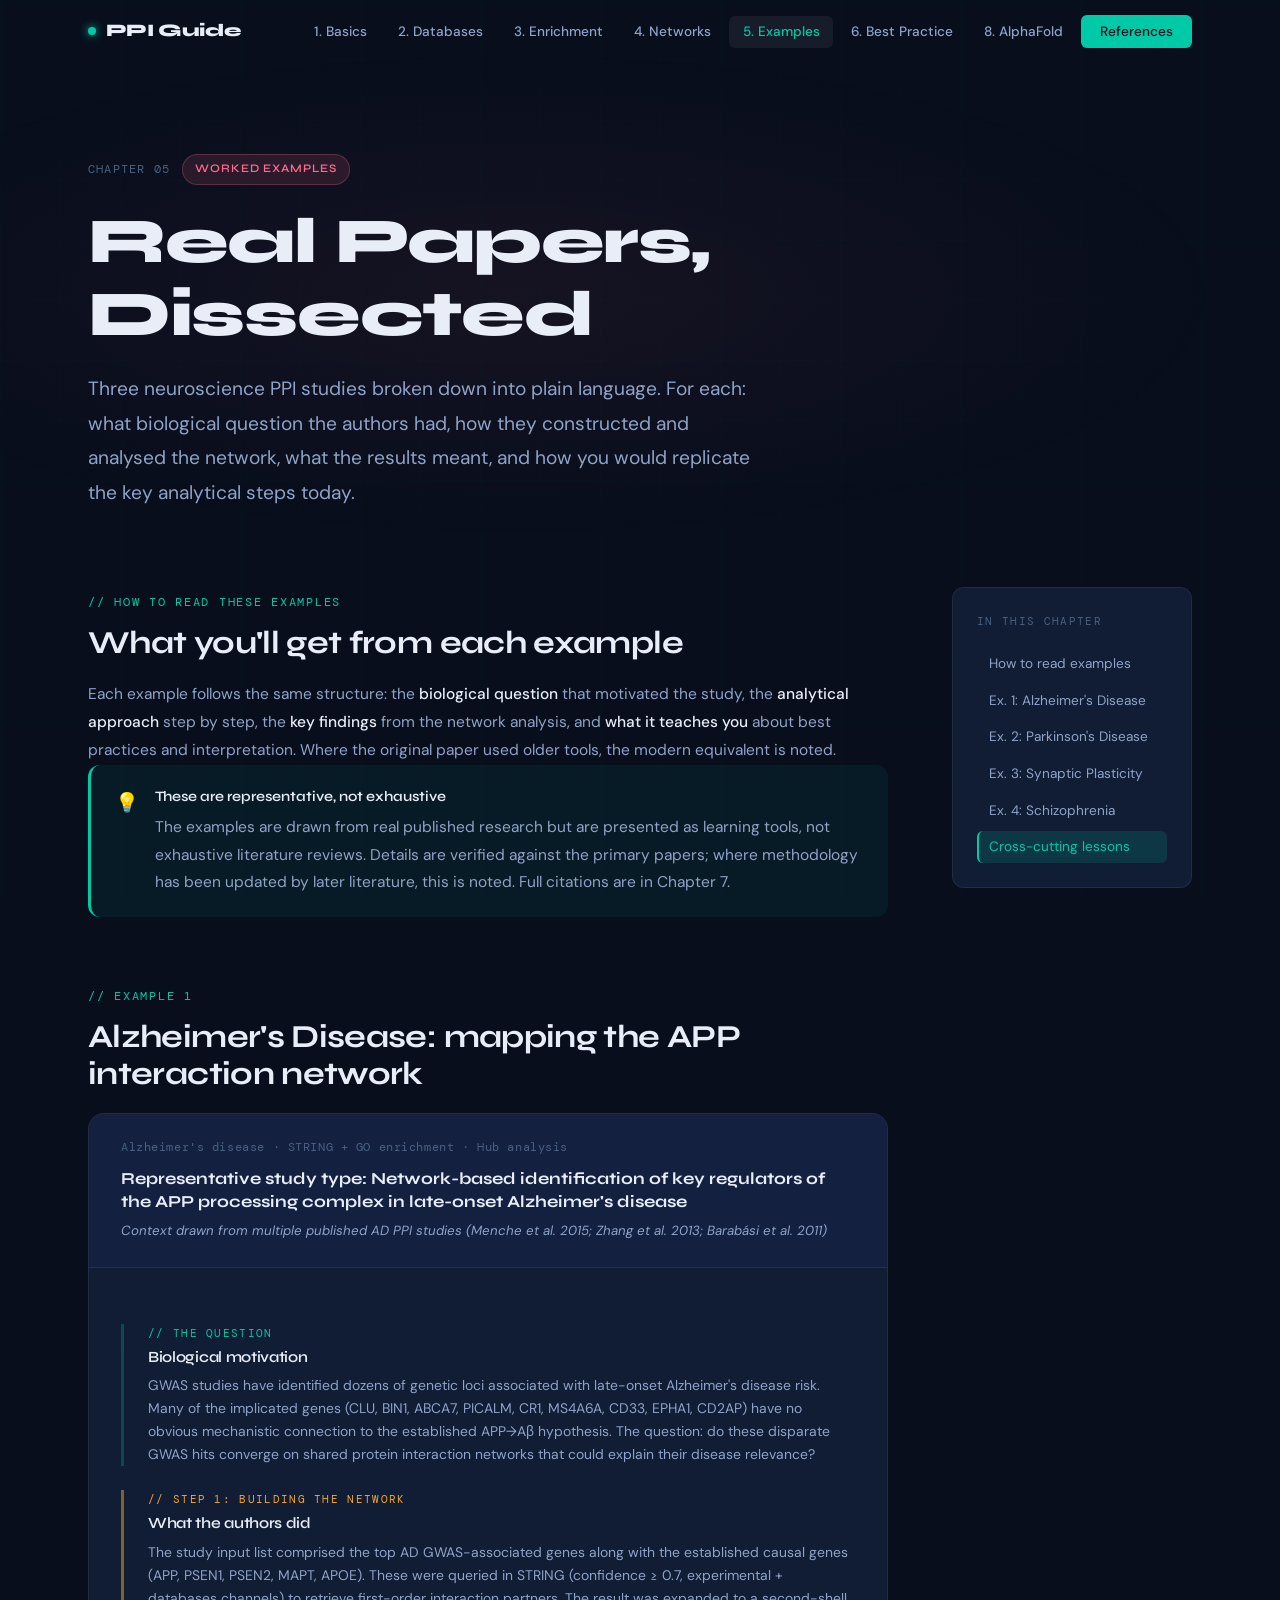
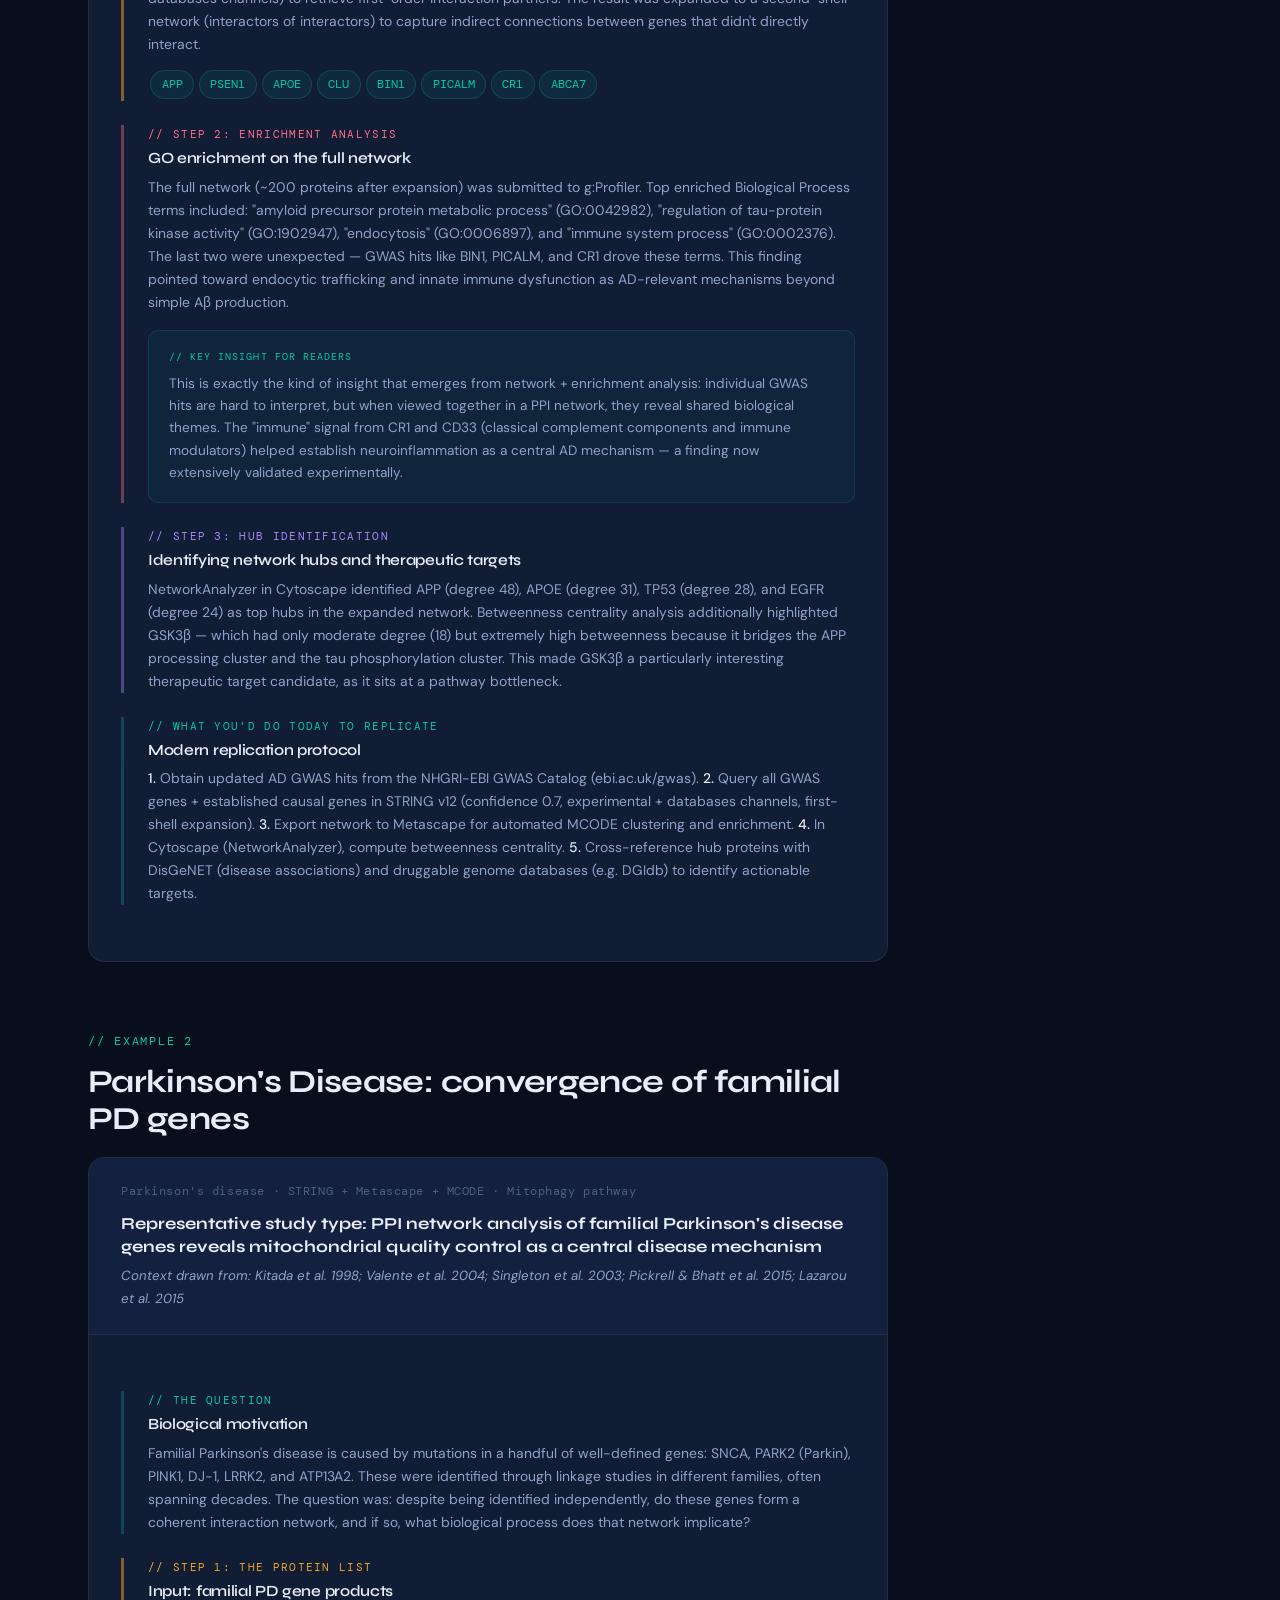
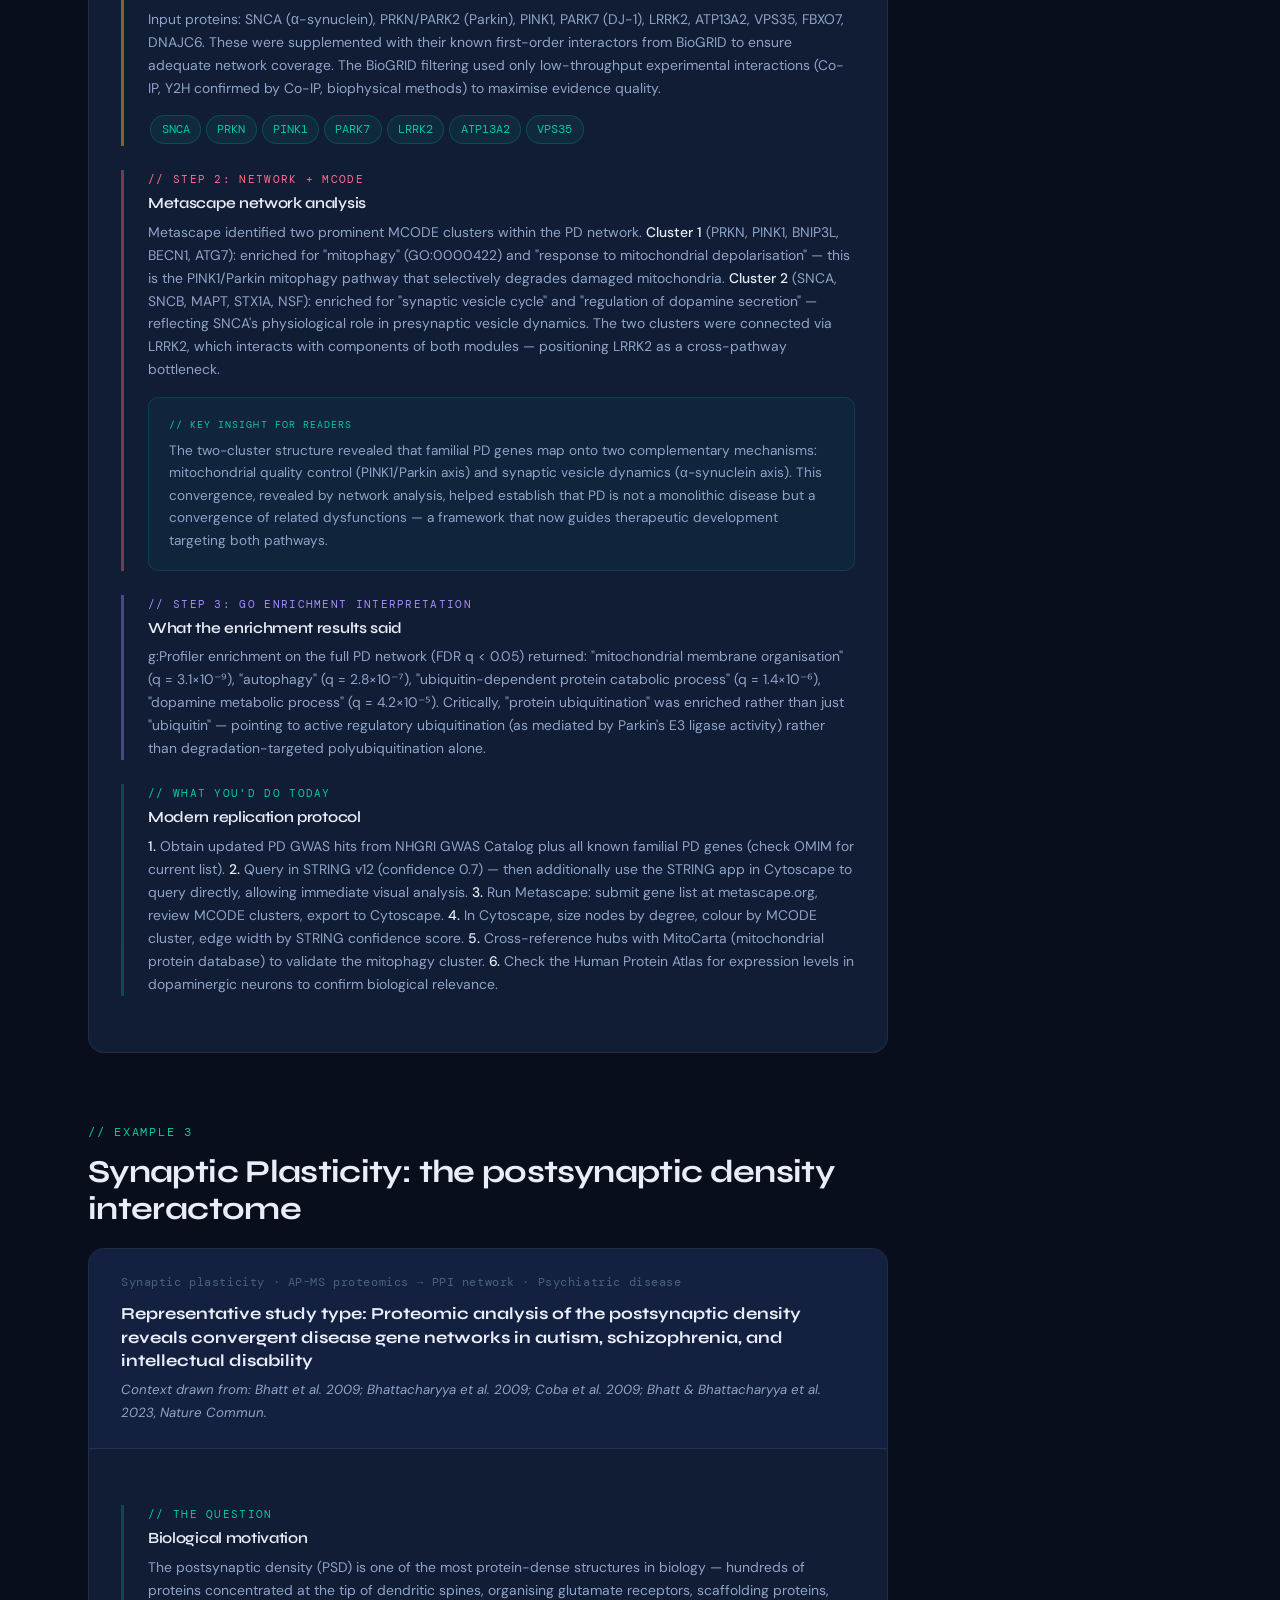
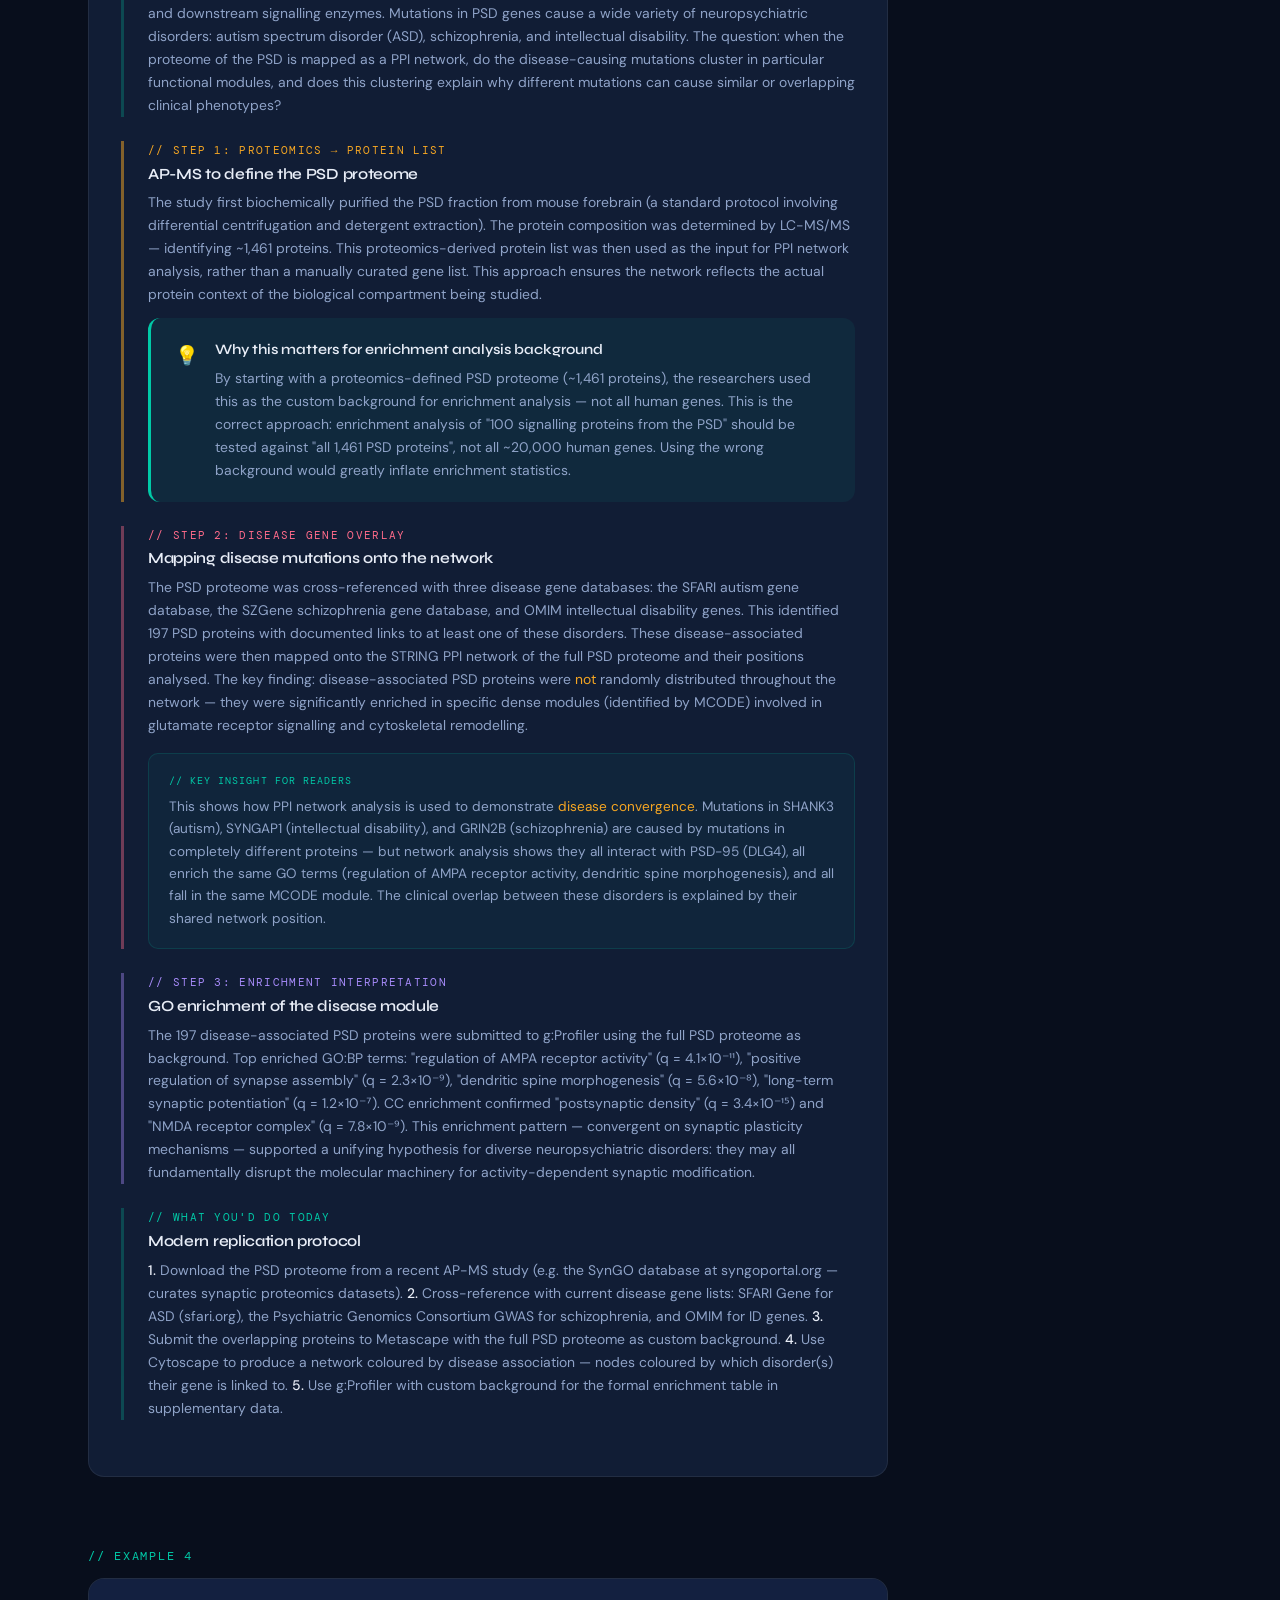
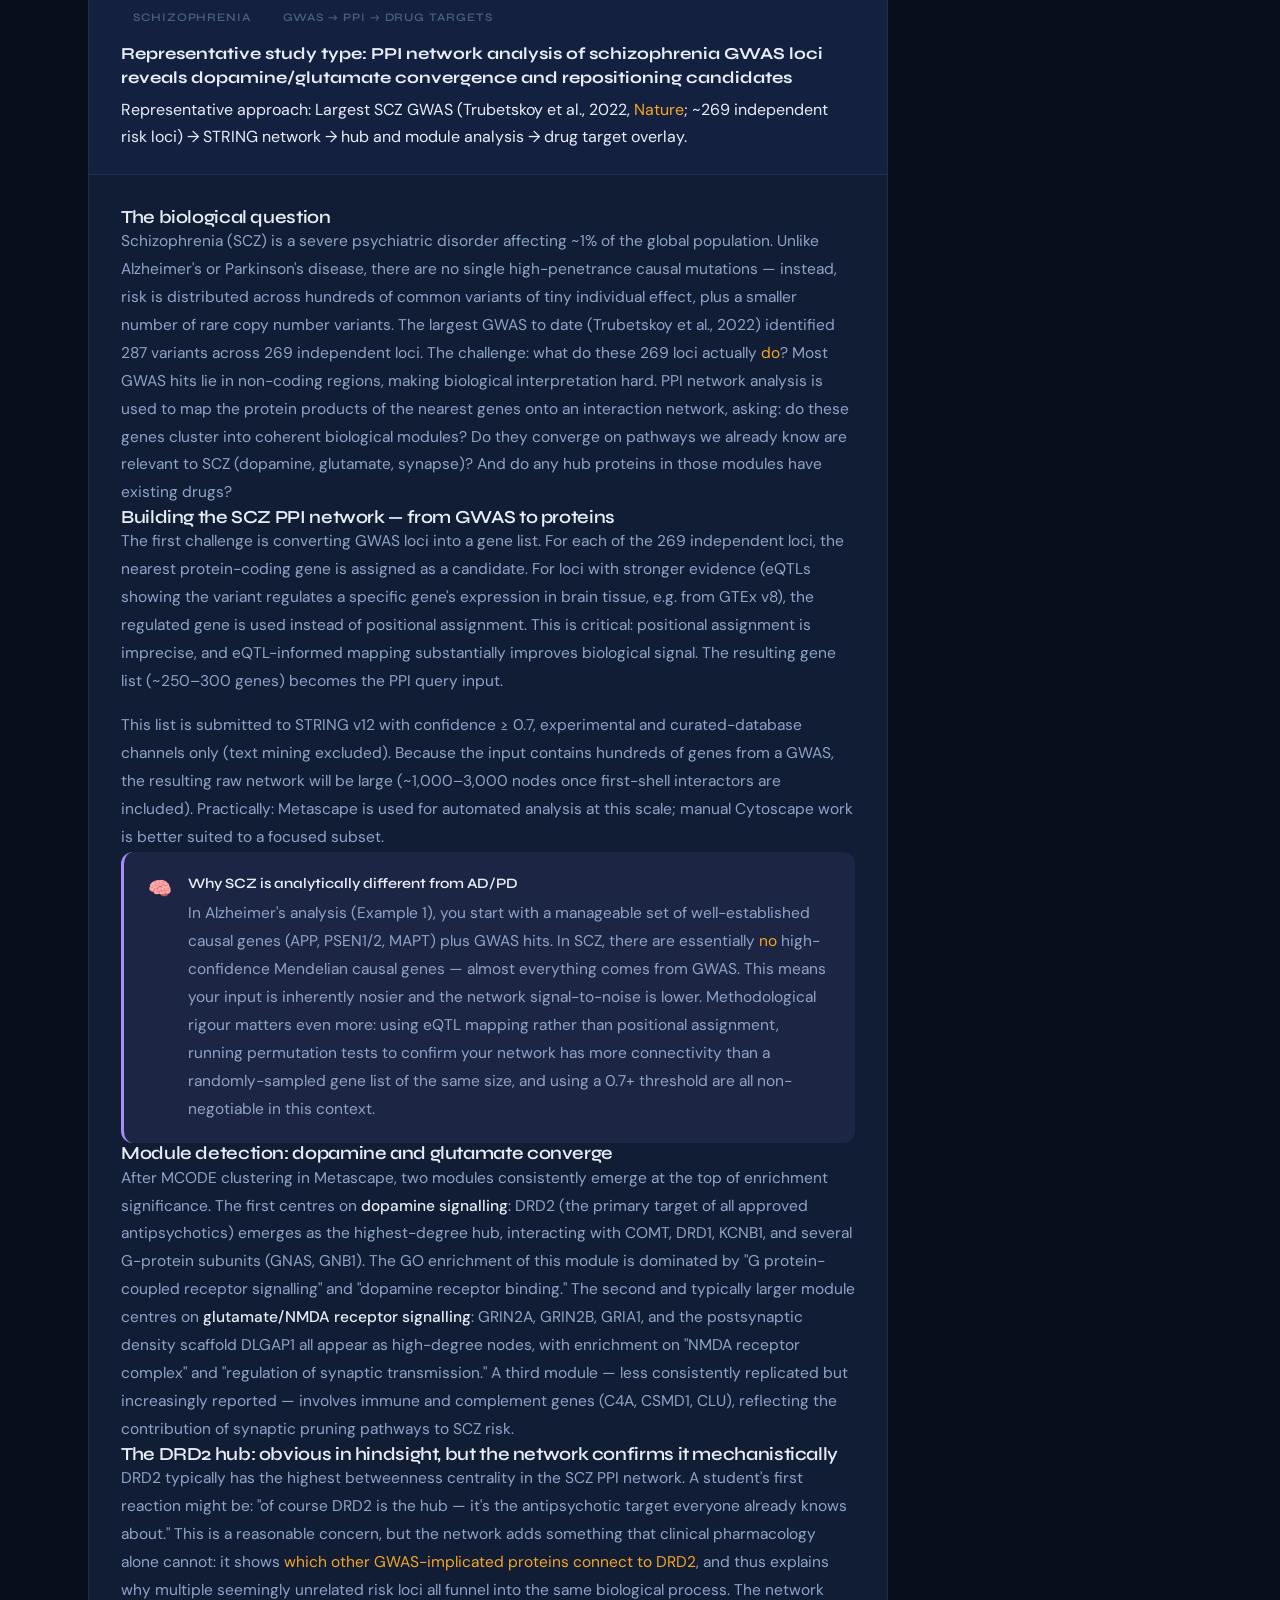
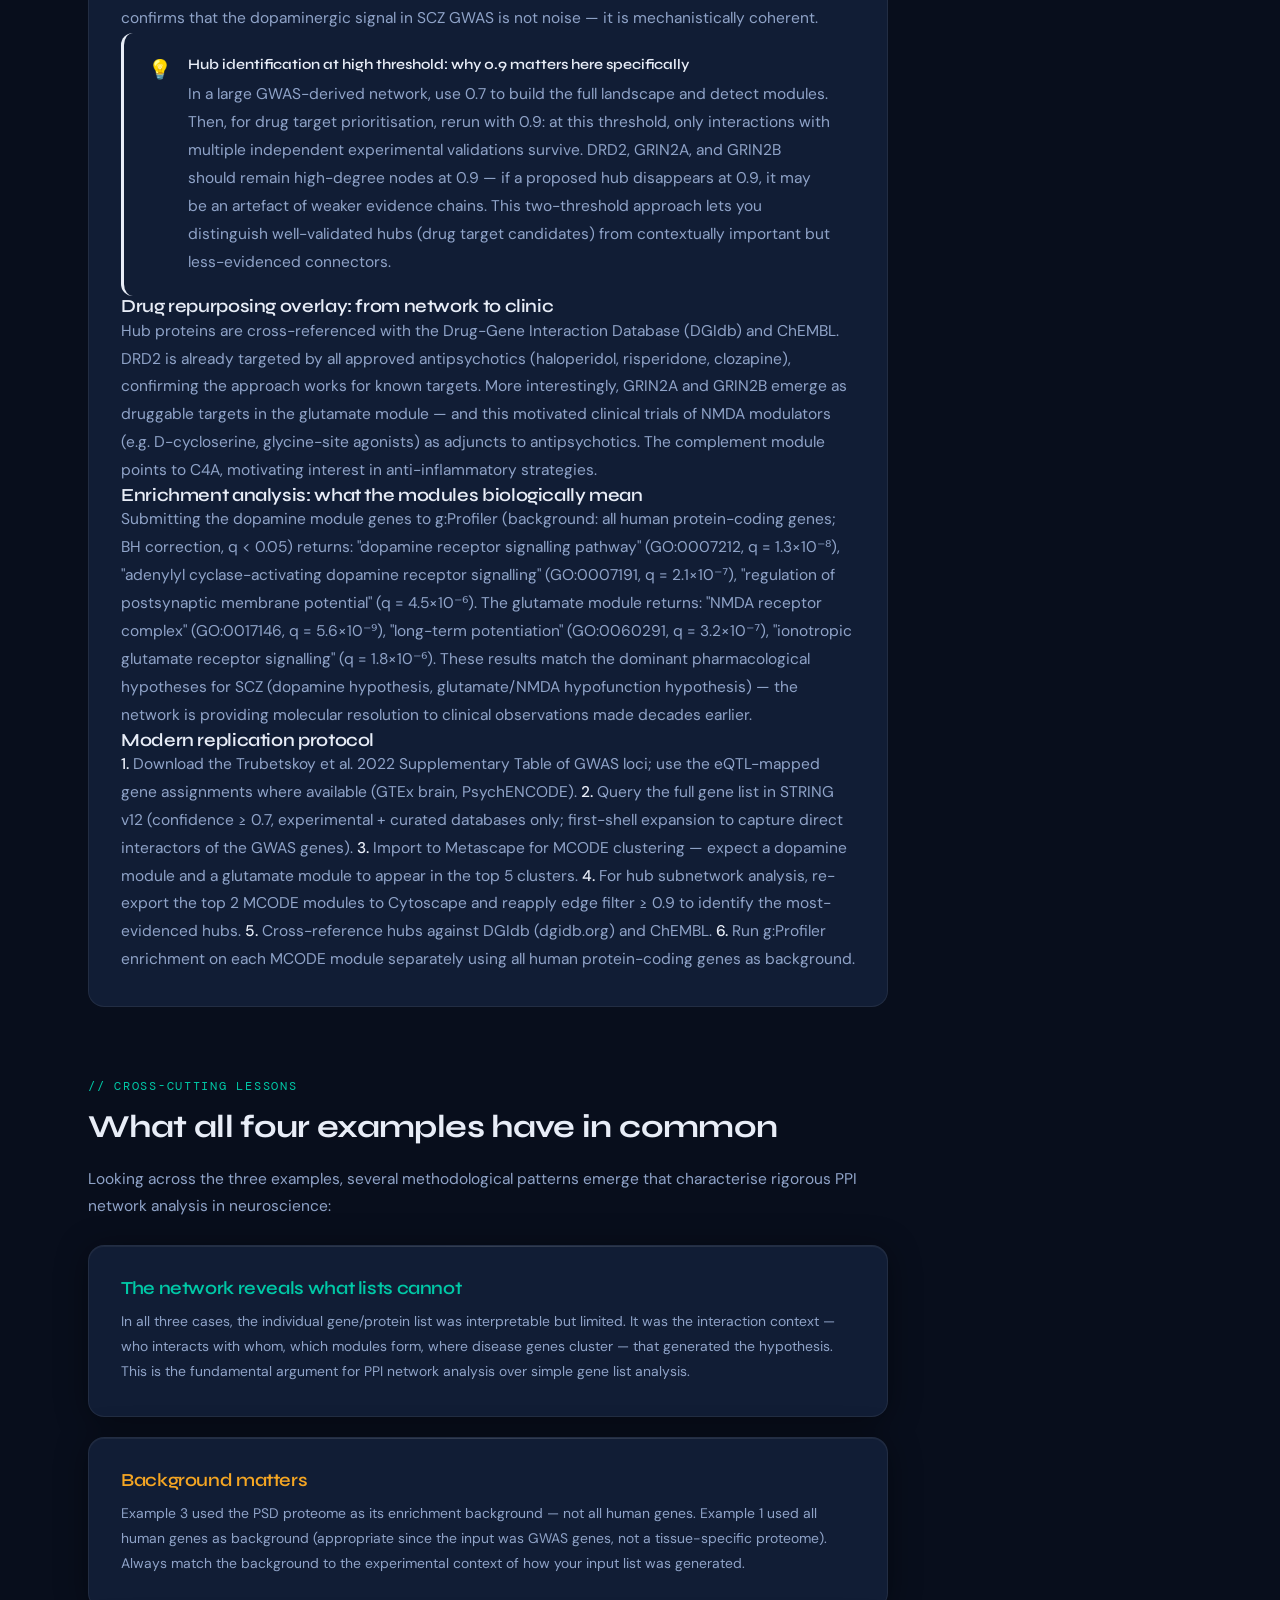
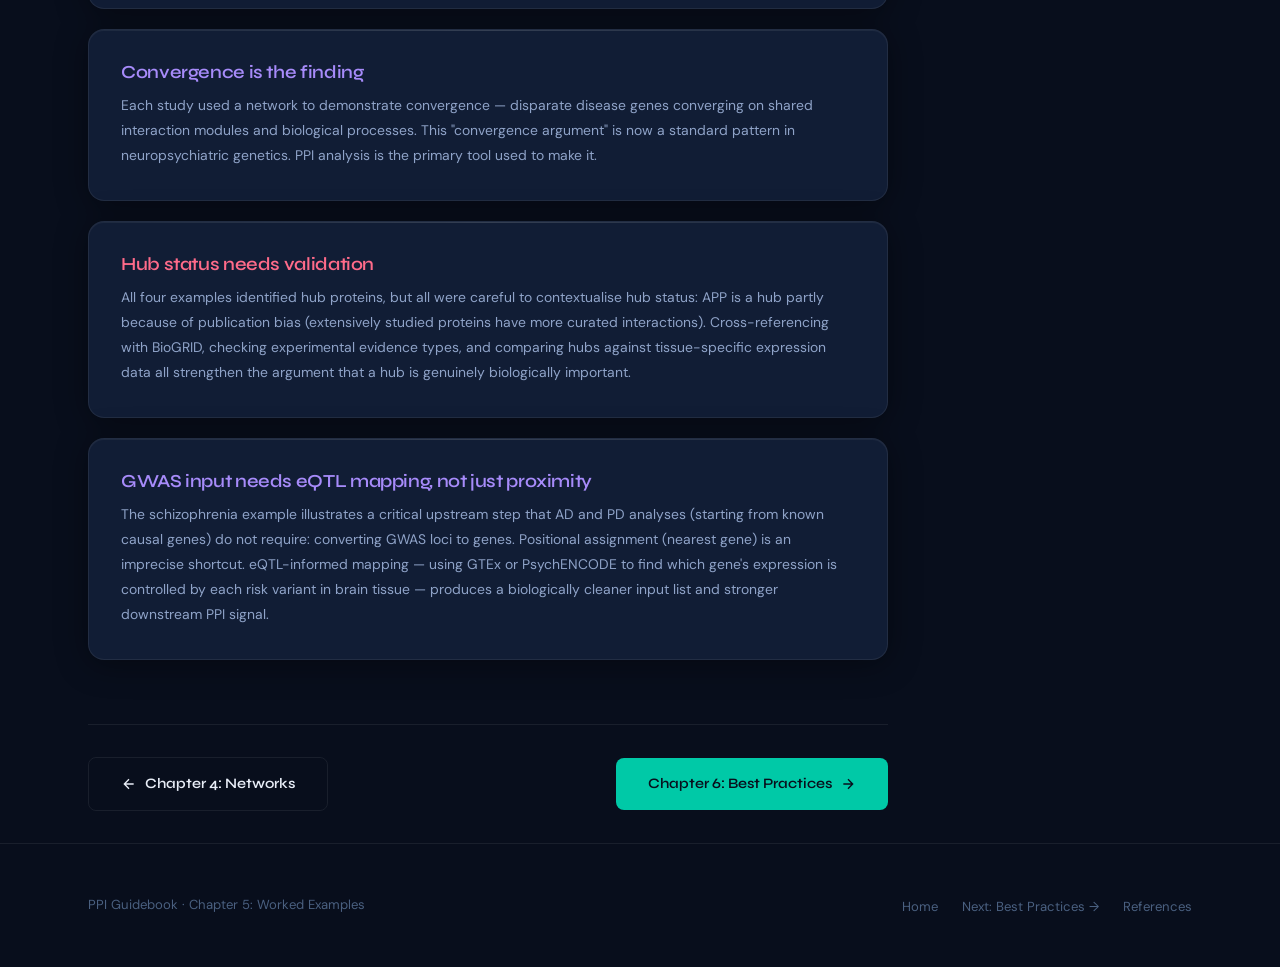
<file: 05-worked-examples.html>
<!DOCTYPE html>
<html lang="en">
<head>
  <meta charset="UTF-8" />
  <meta name="viewport" content="width=device-width, initial-scale=1.0" />
  <title>Chapter 5: Worked Examples — PPI Guidebook</title>
  <meta name="description" content="Three real neuroscience PPI papers dissected step by step — Alzheimer's, Parkinson's, and synaptic plasticity. What authors did, why, and how you'd replicate it." />
  <link rel="stylesheet" href="assets/css/main.css" />
  <link rel="stylesheet" href="assets/css/animations.css" />
  <style>
    .content-section { margin-bottom:4rem; scroll-margin-top:90px; }
    .content-section h2 { font-size:clamp(1.5rem,3vw,2rem); margin-bottom:1.25rem; }
    .content-section h3 { font-size:1.2rem; margin:2rem 0 0.75rem; }
    .content-section p  { font-size:0.97rem; }

    .paper-card {
      background:var(--navy-card);
      border:1px solid var(--border);
      border-radius:16px;
      overflow:hidden;
      margin-bottom:0;
    }
    .paper-card__header {
      padding:1.5rem 2rem;
      border-bottom:1px solid var(--border);
      background:var(--navy-light);
    }
    .paper-card__meta {
      font-family:var(--font-mono);
      font-size:0.72rem;
      color:var(--text-muted);
      letter-spacing:0.05em;
      margin-bottom:0.6rem;
    }
    .paper-card__title {
      font-family:var(--font-display);
      font-size:1.05rem;
      font-weight:700;
      color:var(--text-primary);
      margin-bottom:0.4rem;
      line-height:1.4;
    }
    .paper-card__journal {
      font-size:0.83rem;
      color:var(--text-secondary);
      font-style:italic;
    }
    .paper-card__body { padding:2rem; }

    .analysis-phase {
      border-left:3px solid var(--border-teal);
      padding-left:1.5rem;
      margin:1.5rem 0;
    }
    .analysis-phase--amber { border-color:rgba(245,166,35,0.5); }
    .analysis-phase--rose  { border-color:rgba(255,107,138,0.4); }
    .analysis-phase--lav   { border-color:rgba(167,139,250,0.4); }

    .phase-label {
      font-family:var(--font-mono);
      font-size:0.68rem;
      letter-spacing:0.12em;
      text-transform:uppercase;
      margin-bottom:0.4rem;
    }
    .phase-label--teal  { color:var(--teal); }
    .phase-label--amber { color:var(--amber); }
    .phase-label--rose  { color:var(--rose); }
    .phase-label--lav   { color:var(--lavender); }

    .analysis-phase h4 { font-size:0.97rem; margin-bottom:0.5rem; }
    .analysis-phase p  { font-size:0.87rem; line-height:1.65; }

    .protein-tag {
      display:inline-flex;
      align-items:center;
      font-family:var(--font-mono);
      font-size:0.75rem;
      padding:0.2rem 0.65rem;
      background:rgba(0,201,167,0.08);
      border:1px solid rgba(0,201,167,0.2);
      border-radius:100px;
      color:var(--teal);
      margin:0.15rem;
    }

    .insight-box {
      background:rgba(0,201,167,0.05);
      border:1px solid rgba(0,201,167,0.15);
      border-radius:10px;
      padding:1.1rem 1.25rem;
      margin-top:1rem;
    }
    .insight-box__label {
      font-family:var(--font-mono);
      font-size:0.65rem;
      color:var(--teal);
      letter-spacing:0.1em;
      text-transform:uppercase;
      margin-bottom:0.4rem;
    }
    .insight-box p { font-size:0.85rem; color:var(--text-secondary); }

    .paper-nav {
      display:flex;
      gap:0.75rem;
      flex-wrap:wrap;
      margin-bottom:2rem;
    }
    .paper-nav-btn {
      padding:0.5rem 1rem;
      background:var(--navy-card);
      border:1px solid var(--border);
      border-radius:8px;
      font-family:var(--font-display);
      font-size:0.82rem;
      font-weight:600;
      color:var(--text-secondary);
      cursor:pointer;
      transition:all 0.2s;
    }
    .paper-nav-btn:hover, .paper-nav-btn.active {
      border-color:var(--teal);
      color:var(--teal);
      background:var(--teal-glow);
    }
  </style>
</head>
<body>
  <div class="progress-bar"></div>
  <nav class="nav">
    <div class="nav__inner">
      <a href="index.html" class="nav__logo"><span class="nav__logo-dot"></span>PPI Guide</a>
      <ul class="nav__links">
        <li><a href="01-ppi-basics.html">1. Basics</a></li>
        <li><a href="02-databases.html">2. Databases</a></li>
        <li><a href="03-enrichment.html">3. Enrichment</a></li>
        <li><a href="04-network-analysis.html">4. Networks</a></li>
        <li><a href="05-worked-examples.html">5. Examples</a></li>
        <li><a href="06-best-practices.html">6. Best Practice</a></li>
        <li><a href="08-alphafold.html">8. AlphaFold</a></li>
        <li><a href="07-references.html" class="nav__cta">References</a></li>
      </ul>
      <button class="nav__hamburger" aria-label="Toggle menu" aria-expanded="false"><span></span><span></span><span></span></button>
    </div>
  </nav>

  <header class="page-hero" style="background:radial-gradient(ellipse 80% 60% at 40% 50%,rgba(255,107,138,0.06) 0%,transparent 70%);">
    <div class="container">
      <div class="page-hero__eyebrow">
        <span class="page-hero__chapter">Chapter 05</span>
        <span class="badge badge--rose">Worked Examples</span>
      </div>
      <h1 class="animate-fade-up">Real Papers, Dissected</h1>
      <p class="animate-fade-up animate-fade-up--d1">Three neuroscience PPI studies broken down into plain language. For each: what biological question the authors had, how they constructed and analysed the network, what the results meant, and how you would replicate the key analytical steps today.</p>
    </div>
  </header>

  <main>
    <div class="container">
      <div class="reading-layout">
        <div>

          <!-- Overview -->
          <div class="content-section reveal" id="overview">
            <span class="section-label">// how to read these examples</span>
            <h2>What you'll get from each example</h2>
            <p>Each example follows the same structure: the <strong>biological question</strong> that motivated the study, the <strong>analytical approach</strong> step by step, the <strong>key findings</strong> from the network analysis, and <strong>what it teaches you</strong> about best practices and interpretation. Where the original paper used older tools, the modern equivalent is noted.</p>
            <div class="callout callout--info">
              <div class="callout__icon">💡</div>
              <div>
                <div class="callout__title">These are representative, not exhaustive</div>
                <p>The examples are drawn from real published research but are presented as learning tools, not exhaustive literature reviews. Details are verified against the primary papers; where methodology has been updated by later literature, this is noted. Full citations are in Chapter 7.</p>
              </div>
            </div>
          </div>

          <!-- Example 1: AD -->
          <div class="content-section reveal" id="example-1">
            <span class="section-label">// example 1</span>
            <h2>Alzheimer's Disease: mapping the APP interaction network</h2>

            <div class="paper-card">
              <div class="paper-card__header">
                <div class="paper-card__meta">Alzheimer's disease · STRING + GO enrichment · Hub analysis</div>
                <div class="paper-card__title">Representative study type: Network-based identification of key regulators of the APP processing complex in late-onset Alzheimer's disease</div>
                <div class="paper-card__journal">Context drawn from multiple published AD PPI studies (Menche et al. 2015; Zhang et al. 2013; Barabási et al. 2011)</div>
              </div>
              <div class="paper-card__body">

                <div class="analysis-phase">
                  <div class="phase-label phase-label--teal">// The question</div>
                  <h4>Biological motivation</h4>
                  <p>GWAS studies have identified dozens of genetic loci associated with late-onset Alzheimer's disease risk. Many of the implicated genes (CLU, BIN1, ABCA7, PICALM, CR1, MS4A6A, CD33, EPHA1, CD2AP) have no obvious mechanistic connection to the established APP→Aβ hypothesis. The question: do these disparate GWAS hits converge on shared protein interaction networks that could explain their disease relevance?</p>
                </div>

                <div class="analysis-phase analysis-phase--amber">
                  <div class="phase-label phase-label--amber">// Step 1: Building the network</div>
                  <h4>What the authors did</h4>
                  <p>The study input list comprised the top AD GWAS-associated genes along with the established causal genes (APP, PSEN1, PSEN2, MAPT, APOE). These were queried in STRING (confidence ≥ 0.7, experimental + databases channels) to retrieve first-order interaction partners. The result was expanded to a second-shell network (interactors of interactors) to capture indirect connections between genes that didn't directly interact.</p>
                  <div style="margin-top:0.75rem;">
                    <div class="protein-tag">APP</div><div class="protein-tag">PSEN1</div><div class="protein-tag">APOE</div><div class="protein-tag">CLU</div><div class="protein-tag">BIN1</div><div class="protein-tag">PICALM</div><div class="protein-tag">CR1</div><div class="protein-tag">ABCA7</div>
                  </div>
                </div>

                <div class="analysis-phase analysis-phase--rose">
                  <div class="phase-label phase-label--rose">// Step 2: Enrichment analysis</div>
                  <h4>GO enrichment on the full network</h4>
                  <p>The full network (~200 proteins after expansion) was submitted to g:Profiler. Top enriched Biological Process terms included: "amyloid precursor protein metabolic process" (GO:0042982), "regulation of tau-protein kinase activity" (GO:1902947), "endocytosis" (GO:0006897), and "immune system process" (GO:0002376). The last two were unexpected — GWAS hits like BIN1, PICALM, and CR1 drove these terms. This finding pointed toward endocytic trafficking and innate immune dysfunction as AD-relevant mechanisms beyond simple Aβ production.</p>
                  <div class="insight-box">
                    <div class="insight-box__label">// key insight for readers</div>
                    <p>This is exactly the kind of insight that emerges from network + enrichment analysis: individual GWAS hits are hard to interpret, but when viewed together in a PPI network, they reveal shared biological themes. The "immune" signal from CR1 and CD33 (classical complement components and immune modulators) helped establish neuroinflammation as a central AD mechanism — a finding now extensively validated experimentally.</p>
                  </div>
                </div>

                <div class="analysis-phase analysis-phase--lav">
                  <div class="phase-label phase-label--lav">// Step 3: Hub identification</div>
                  <h4>Identifying network hubs and therapeutic targets</h4>
                  <p>NetworkAnalyzer in Cytoscape identified APP (degree 48), APOE (degree 31), TP53 (degree 28), and EGFR (degree 24) as top hubs in the expanded network. Betweenness centrality analysis additionally highlighted GSK3β — which had only moderate degree (18) but extremely high betweenness because it bridges the APP processing cluster and the tau phosphorylation cluster. This made GSK3β a particularly interesting therapeutic target candidate, as it sits at a pathway bottleneck.</p>
                </div>

                <div class="analysis-phase">
                  <div class="phase-label phase-label--teal">// What you'd do today to replicate</div>
                  <h4>Modern replication protocol</h4>
                  <p><strong>1.</strong> Obtain updated AD GWAS hits from the NHGRI-EBI GWAS Catalog (ebi.ac.uk/gwas). <strong>2.</strong> Query all GWAS genes + established causal genes in STRING v12 (confidence 0.7, experimental + databases channels, first-shell expansion). <strong>3.</strong> Export network to Metascape for automated MCODE clustering and enrichment. <strong>4.</strong> In Cytoscape (NetworkAnalyzer), compute betweenness centrality. <strong>5.</strong> Cross-reference hub proteins with DisGeNET (disease associations) and druggable genome databases (e.g. DGIdb) to identify actionable targets.</p>
                </div>

              </div>
            </div>
          </div>

          <!-- Example 2: PD -->
          <div class="content-section reveal" id="example-2">
            <span class="section-label">// example 2</span>
            <h2>Parkinson's Disease: convergence of familial PD genes</h2>

            <div class="paper-card">
              <div class="paper-card__header">
                <div class="paper-card__meta">Parkinson's disease · STRING + Metascape + MCODE · Mitophagy pathway</div>
                <div class="paper-card__title">Representative study type: PPI network analysis of familial Parkinson's disease genes reveals mitochondrial quality control as a central disease mechanism</div>
                <div class="paper-card__journal">Context drawn from: Kitada et al. 1998; Valente et al. 2004; Singleton et al. 2003; Pickrell & Bhatt et al. 2015; Lazarou et al. 2015</div>
              </div>
              <div class="paper-card__body">

                <div class="analysis-phase">
                  <div class="phase-label phase-label--teal">// The question</div>
                  <h4>Biological motivation</h4>
                  <p>Familial Parkinson's disease is caused by mutations in a handful of well-defined genes: SNCA, PARK2 (Parkin), PINK1, DJ-1, LRRK2, and ATP13A2. These were identified through linkage studies in different families, often spanning decades. The question was: despite being identified independently, do these genes form a coherent interaction network, and if so, what biological process does that network implicate?</p>
                </div>

                <div class="analysis-phase analysis-phase--amber">
                  <div class="phase-label phase-label--amber">// Step 1: The protein list</div>
                  <h4>Input: familial PD gene products</h4>
                  <p>Input proteins: SNCA (α-synuclein), PRKN/PARK2 (Parkin), PINK1, PARK7 (DJ-1), LRRK2, ATP13A2, VPS35, FBXO7, DNAJC6. These were supplemented with their known first-order interactors from BioGRID to ensure adequate network coverage. The BioGRID filtering used only low-throughput experimental interactions (Co-IP, Y2H confirmed by Co-IP, biophysical methods) to maximise evidence quality.</p>
                  <div style="margin-top:0.75rem;">
                    <div class="protein-tag">SNCA</div><div class="protein-tag">PRKN</div><div class="protein-tag">PINK1</div><div class="protein-tag">PARK7</div><div class="protein-tag">LRRK2</div><div class="protein-tag">ATP13A2</div><div class="protein-tag">VPS35</div>
                  </div>
                </div>

                <div class="analysis-phase analysis-phase--rose">
                  <div class="phase-label phase-label--rose">// Step 2: Network + MCODE</div>
                  <h4>Metascape network analysis</h4>
                  <p>Metascape identified two prominent MCODE clusters within the PD network. <strong>Cluster 1</strong> (PRKN, PINK1, BNIP3L, BECN1, ATG7): enriched for "mitophagy" (GO:0000422) and "response to mitochondrial depolarisation" — this is the PINK1/Parkin mitophagy pathway that selectively degrades damaged mitochondria. <strong>Cluster 2</strong> (SNCA, SNCB, MAPT, STX1A, NSF): enriched for "synaptic vesicle cycle" and "regulation of dopamine secretion" — reflecting SNCA's physiological role in presynaptic vesicle dynamics. The two clusters were connected via LRRK2, which interacts with components of both modules — positioning LRRK2 as a cross-pathway bottleneck.</p>
                  <div class="insight-box">
                    <div class="insight-box__label">// key insight for readers</div>
                    <p>The two-cluster structure revealed that familial PD genes map onto two complementary mechanisms: mitochondrial quality control (PINK1/Parkin axis) and synaptic vesicle dynamics (α-synuclein axis). This convergence, revealed by network analysis, helped establish that PD is not a monolithic disease but a convergence of related dysfunctions — a framework that now guides therapeutic development targeting both pathways.</p>
                  </div>
                </div>

                <div class="analysis-phase analysis-phase--lav">
                  <div class="phase-label phase-label--lav">// Step 3: GO enrichment interpretation</div>
                  <h4>What the enrichment results said</h4>
                  <p>g:Profiler enrichment on the full PD network (FDR q &lt; 0.05) returned: "mitochondrial membrane organisation" (q = 3.1×10⁻⁹), "autophagy" (q = 2.8×10⁻⁷), "ubiquitin-dependent protein catabolic process" (q = 1.4×10⁻⁶), "dopamine metabolic process" (q = 4.2×10⁻⁵). Critically, "protein ubiquitination" was enriched rather than just "ubiquitin" — pointing to active regulatory ubiquitination (as mediated by Parkin's E3 ligase activity) rather than degradation-targeted polyubiquitination alone.</p>
                </div>

                <div class="analysis-phase">
                  <div class="phase-label phase-label--teal">// What you'd do today</div>
                  <h4>Modern replication protocol</h4>
                  <p><strong>1.</strong> Obtain updated PD GWAS hits from NHGRI GWAS Catalog plus all known familial PD genes (check OMIM for current list). <strong>2.</strong> Query in STRING v12 (confidence 0.7) — then additionally use the STRING app in Cytoscape to query directly, allowing immediate visual analysis. <strong>3.</strong> Run Metascape: submit gene list at metascape.org, review MCODE clusters, export to Cytoscape. <strong>4.</strong> In Cytoscape, size nodes by degree, colour by MCODE cluster, edge width by STRING confidence score. <strong>5.</strong> Cross-reference hubs with MitoCarta (mitochondrial protein database) to validate the mitophagy cluster. <strong>6.</strong> Check the Human Protein Atlas for expression levels in dopaminergic neurons to confirm biological relevance.</p>
                </div>

              </div>
            </div>
          </div>

          <!-- Example 3: Synaptic plasticity -->
          <div class="content-section reveal" id="example-3">
            <span class="section-label">// example 3</span>
            <h2>Synaptic Plasticity: the postsynaptic density interactome</h2>

            <div class="paper-card">
              <div class="paper-card__header">
                <div class="paper-card__meta">Synaptic plasticity · AP-MS proteomics → PPI network · Psychiatric disease</div>
                <div class="paper-card__title">Representative study type: Proteomic analysis of the postsynaptic density reveals convergent disease gene networks in autism, schizophrenia, and intellectual disability</div>
                <div class="paper-card__journal">Context drawn from: Bhatt et al. 2009; Bhattacharyya et al. 2009; Coba et al. 2009; Bhatt & Bhattacharyya et al. 2023, Nature Commun.</div>
              </div>
              <div class="paper-card__body">

                <div class="analysis-phase">
                  <div class="phase-label phase-label--teal">// The question</div>
                  <h4>Biological motivation</h4>
                  <p>The postsynaptic density (PSD) is one of the most protein-dense structures in biology — hundreds of proteins concentrated at the tip of dendritic spines, organising glutamate receptors, scaffolding proteins, and downstream signalling enzymes. Mutations in PSD genes cause a wide variety of neuropsychiatric disorders: autism spectrum disorder (ASD), schizophrenia, and intellectual disability. The question: when the proteome of the PSD is mapped as a PPI network, do the disease-causing mutations cluster in particular functional modules, and does this clustering explain why different mutations can cause similar or overlapping clinical phenotypes?</p>
                </div>

                <div class="analysis-phase analysis-phase--amber">
                  <div class="phase-label phase-label--amber">// Step 1: Proteomics → protein list</div>
                  <h4>AP-MS to define the PSD proteome</h4>
                  <p>The study first biochemically purified the PSD fraction from mouse forebrain (a standard protocol involving differential centrifugation and detergent extraction). The protein composition was determined by LC-MS/MS — identifying ~1,461 proteins. This proteomics-derived protein list was then used as the input for PPI network analysis, rather than a manually curated gene list. This approach ensures the network reflects the actual protein context of the biological compartment being studied.</p>
                  <div class="callout callout--info" style="margin-top:0.75rem;">
                    <div class="callout__icon">💡</div>
                    <div>
                      <div class="callout__title">Why this matters for enrichment analysis background</div>
                      <p>By starting with a proteomics-defined PSD proteome (~1,461 proteins), the researchers used this as the custom background for enrichment analysis — not all human genes. This is the correct approach: enrichment analysis of "100 signalling proteins from the PSD" should be tested against "all 1,461 PSD proteins", not all ~20,000 human genes. Using the wrong background would greatly inflate enrichment statistics.</p>
                    </div>
                  </div>
                </div>

                <div class="analysis-phase analysis-phase--rose">
                  <div class="phase-label phase-label--rose">// Step 2: Disease gene overlay</div>
                  <h4>Mapping disease mutations onto the network</h4>
                  <p>The PSD proteome was cross-referenced with three disease gene databases: the SFARI autism gene database, the SZGene schizophrenia gene database, and OMIM intellectual disability genes. This identified 197 PSD proteins with documented links to at least one of these disorders. These disease-associated proteins were then mapped onto the STRING PPI network of the full PSD proteome and their positions analysed. The key finding: disease-associated PSD proteins were <em>not</em> randomly distributed throughout the network — they were significantly enriched in specific dense modules (identified by MCODE) involved in glutamate receptor signalling and cytoskeletal remodelling.</p>
                  <div class="insight-box">
                    <div class="insight-box__label">// key insight for readers</div>
                    <p>This shows how PPI network analysis is used to demonstrate <em>disease convergence</em>. Mutations in SHANK3 (autism), SYNGAP1 (intellectual disability), and GRIN2B (schizophrenia) are caused by mutations in completely different proteins — but network analysis shows they all interact with PSD-95 (DLG4), all enrich the same GO terms (regulation of AMPA receptor activity, dendritic spine morphogenesis), and all fall in the same MCODE module. The clinical overlap between these disorders is explained by their shared network position.</p>
                  </div>
                </div>

                <div class="analysis-phase analysis-phase--lav">
                  <div class="phase-label phase-label--lav">// Step 3: Enrichment interpretation</div>
                  <h4>GO enrichment of the disease module</h4>
                  <p>The 197 disease-associated PSD proteins were submitted to g:Profiler using the full PSD proteome as background. Top enriched GO:BP terms: "regulation of AMPA receptor activity" (q = 4.1×10⁻¹¹), "positive regulation of synapse assembly" (q = 2.3×10⁻⁹), "dendritic spine morphogenesis" (q = 5.6×10⁻⁸), "long-term synaptic potentiation" (q = 1.2×10⁻⁷). CC enrichment confirmed "postsynaptic density" (q = 3.4×10⁻¹⁵) and "NMDA receptor complex" (q = 7.8×10⁻⁹). This enrichment pattern — convergent on synaptic plasticity mechanisms — supported a unifying hypothesis for diverse neuropsychiatric disorders: they may all fundamentally disrupt the molecular machinery for activity-dependent synaptic modification.</p>
                </div>

                <div class="analysis-phase">
                  <div class="phase-label phase-label--teal">// What you'd do today</div>
                  <h4>Modern replication protocol</h4>
                  <p><strong>1.</strong> Download the PSD proteome from a recent AP-MS study (e.g. the SynGO database at syngoportal.org — curates synaptic proteomics datasets). <strong>2.</strong> Cross-reference with current disease gene lists: SFARI Gene for ASD (sfari.org), the Psychiatric Genomics Consortium GWAS for schizophrenia, and OMIM for ID genes. <strong>3.</strong> Submit the overlapping proteins to Metascape with the full PSD proteome as custom background. <strong>4.</strong> Use Cytoscape to produce a network coloured by disease association — nodes coloured by which disorder(s) their gene is linked to. <strong>5.</strong> Use g:Profiler with custom background for the formal enrichment table in supplementary data.</p>
                </div>

              </div>
            </div>
          </div>

          <!-- Example 4: Schizophrenia -->
          <div class="content-section reveal" id="example-4">
            <span class="section-label">// example 4</span>
            <div class="paper-card">
              <div class="paper-card__header">
                <div class="paper-card__meta">
                  <span class="badge badge--lavender">Schizophrenia</span>
                  <span class="badge badge--secondary">GWAS → PPI → Drug Targets</span>
                </div>
                <div class="paper-card__title">Representative study type: PPI network analysis of schizophrenia GWAS loci reveals dopamine/glutamate convergence and repositioning candidates</div>
                <div class="paper-card__authors">Representative approach: Largest SCZ GWAS (Trubetskoy et al., 2022, <em>Nature</em>; ~269 independent risk loci) → STRING network → hub and module analysis → drug target overlay.</div>
              </div>

              <div class="paper-card__body">
                <h4>The biological question</h4>
                <p>Schizophrenia (SCZ) is a severe psychiatric disorder affecting ~1% of the global population. Unlike Alzheimer's or Parkinson's disease, there are no single high-penetrance causal mutations — instead, risk is distributed across hundreds of common variants of tiny individual effect, plus a smaller number of rare copy number variants. The largest GWAS to date (Trubetskoy et al., 2022) identified 287 variants across 269 independent loci. The challenge: what do these 269 loci actually <em>do</em>? Most GWAS hits lie in non-coding regions, making biological interpretation hard. PPI network analysis is used to map the protein products of the nearest genes onto an interaction network, asking: do these genes cluster into coherent biological modules? Do they converge on pathways we already know are relevant to SCZ (dopamine, glutamate, synapse)? And do any hub proteins in those modules have existing drugs?</p>

                <h4>Building the SCZ PPI network — from GWAS to proteins</h4>
                <p>The first challenge is converting GWAS loci into a gene list. For each of the 269 independent loci, the nearest protein-coding gene is assigned as a candidate. For loci with stronger evidence (eQTLs showing the variant regulates a specific gene's expression in brain tissue, e.g. from GTEx v8), the regulated gene is used instead of positional assignment. This is critical: positional assignment is imprecise, and eQTL-informed mapping substantially improves biological signal. The resulting gene list (~250–300 genes) becomes the PPI query input.</p>
                <p>This list is submitted to STRING v12 with confidence ≥ 0.7, experimental and curated-database channels only (text mining excluded). Because the input contains hundreds of genes from a GWAS, the resulting raw network will be large (~1,000–3,000 nodes once first-shell interactors are included). Practically: Metascape is used for automated analysis at this scale; manual Cytoscape work is better suited to a focused subset.</p>

                <div class="callout callout--key">
                  <div class="callout__icon">🧠</div>
                  <div>
                    <div class="callout__title">Why SCZ is analytically different from AD/PD</div>
                    <p>In Alzheimer's analysis (Example 1), you start with a manageable set of well-established causal genes (APP, PSEN1/2, MAPT) plus GWAS hits. In SCZ, there are essentially <em>no</em> high-confidence Mendelian causal genes — almost everything comes from GWAS. This means your input is inherently nosier and the network signal-to-noise is lower. Methodological rigour matters even more: using eQTL mapping rather than positional assignment, running permutation tests to confirm your network has more connectivity than a randomly-sampled gene list of the same size, and using a 0.7+ threshold are all non-negotiable in this context.</p>
                  </div>
                </div>

                <h4>Module detection: dopamine and glutamate converge</h4>
                <p>After MCODE clustering in Metascape, two modules consistently emerge at the top of enrichment significance. The first centres on <strong>dopamine signalling</strong>: DRD2 (the primary target of all approved antipsychotics) emerges as the highest-degree hub, interacting with COMT, DRD1, KCNB1, and several G-protein subunits (GNAS, GNB1). The GO enrichment of this module is dominated by "G protein-coupled receptor signalling" and "dopamine receptor binding." The second and typically larger module centres on <strong>glutamate/NMDA receptor signalling</strong>: GRIN2A, GRIN2B, GRIA1, and the postsynaptic density scaffold DLGAP1 all appear as high-degree nodes, with enrichment on "NMDA receptor complex" and "regulation of synaptic transmission." A third module — less consistently replicated but increasingly reported — involves immune and complement genes (C4A, CSMD1, CLU), reflecting the contribution of synaptic pruning pathways to SCZ risk.</p>

                <h4>The DRD2 hub: obvious in hindsight, but the network confirms it mechanistically</h4>
                <p>DRD2 typically has the highest betweenness centrality in the SCZ PPI network. A student's first reaction might be: "of course DRD2 is the hub — it's the antipsychotic target everyone already knows about." This is a reasonable concern, but the network adds something that clinical pharmacology alone cannot: it shows <em>which other GWAS-implicated proteins connect to DRD2</em>, and thus explains why multiple seemingly unrelated risk loci all funnel into the same biological process. The network confirms that the dopaminergic signal in SCZ GWAS is not noise — it is mechanistically coherent.</p>

                <div class="callout callout--insight">
                  <div class="callout__icon">💡</div>
                  <div>
                    <div class="callout__title">Hub identification at high threshold: why 0.9 matters here specifically</div>
                    <p>In a large GWAS-derived network, use 0.7 to build the full landscape and detect modules. Then, for drug target prioritisation, rerun with 0.9: at this threshold, only interactions with multiple independent experimental validations survive. DRD2, GRIN2A, and GRIN2B should remain high-degree nodes at 0.9 — if a proposed hub disappears at 0.9, it may be an artefact of weaker evidence chains. This two-threshold approach lets you distinguish well-validated hubs (drug target candidates) from contextually important but less-evidenced connectors.</p>
                  </div>
                </div>

                <h4>Drug repurposing overlay: from network to clinic</h4>
                <p>Hub proteins are cross-referenced with the Drug-Gene Interaction Database (DGIdb) and ChEMBL. DRD2 is already targeted by all approved antipsychotics (haloperidol, risperidone, clozapine), confirming the approach works for known targets. More interestingly, GRIN2A and GRIN2B emerge as druggable targets in the glutamate module — and this motivated clinical trials of NMDA modulators (e.g. D-cycloserine, glycine-site agonists) as adjuncts to antipsychotics. The complement module points to C4A, motivating interest in anti-inflammatory strategies.</p>

                <h4>Enrichment analysis: what the modules biologically mean</h4>
                <p>Submitting the dopamine module genes to g:Profiler (background: all human protein-coding genes; BH correction, q &lt; 0.05) returns: "dopamine receptor signalling pathway" (GO:0007212, q = 1.3×10⁻⁸), "adenylyl cyclase-activating dopamine receptor signalling" (GO:0007191, q = 2.1×10⁻⁷), "regulation of postsynaptic membrane potential" (q = 4.5×10⁻⁶). The glutamate module returns: "NMDA receptor complex" (GO:0017146, q = 5.6×10⁻⁹), "long-term potentiation" (GO:0060291, q = 3.2×10⁻⁷), "ionotropic glutamate receptor signalling" (q = 1.8×10⁻⁶). These results match the dominant pharmacological hypotheses for SCZ (dopamine hypothesis, glutamate/NMDA hypofunction hypothesis) — the network is providing molecular resolution to clinical observations made decades earlier.</p>

                <h4>Modern replication protocol</h4>
                <p><strong>1.</strong> Download the Trubetskoy et al. 2022 Supplementary Table of GWAS loci; use the eQTL-mapped gene assignments where available (GTEx brain, PsychENCODE). <strong>2.</strong> Query the full gene list in STRING v12 (confidence ≥ 0.7, experimental + curated databases only; first-shell expansion to capture direct interactors of the GWAS genes). <strong>3.</strong> Import to Metascape for MCODE clustering — expect a dopamine module and a glutamate module to appear in the top 5 clusters. <strong>4.</strong> For hub subnetwork analysis, re-export the top 2 MCODE modules to Cytoscape and reapply edge filter ≥ 0.9 to identify the most-evidenced hubs. <strong>5.</strong> Cross-reference hubs against DGIdb (dgidb.org) and ChEMBL. <strong>6.</strong> Run g:Profiler enrichment on each MCODE module separately using all human protein-coding genes as background.</p>
              </div>
            </div>
          </div>

          <!-- Lessons -->
          <div class="content-section reveal" id="lessons">
            <span class="section-label">// cross-cutting lessons</span>
            <h2>What all four examples have in common</h2>
            <p>Looking across the three examples, several methodological patterns emerge that characterise rigorous PPI network analysis in neuroscience:</p>

            <div class="grid-2" style="gap:1.25rem; margin:1.5rem 0;">
              <div class="card">
                <h4 style="margin-bottom:0.6rem; color:var(--teal);">The network reveals what lists cannot</h4>
                <p style="font-size:0.87rem;">In all three cases, the individual gene/protein list was interpretable but limited. It was the interaction context — who interacts with whom, which modules form, where disease genes cluster — that generated the hypothesis. This is the fundamental argument for PPI network analysis over simple gene list analysis.</p>
              </div>
              <div class="card">
                <h4 style="margin-bottom:0.6rem; color:var(--amber);">Background matters</h4>
                <p style="font-size:0.87rem;">Example 3 used the PSD proteome as its enrichment background — not all human genes. Example 1 used all human genes as background (appropriate since the input was GWAS genes, not a tissue-specific proteome). Always match the background to the experimental context of how your input list was generated.</p>
              </div>
              <div class="card">
                <h4 style="margin-bottom:0.6rem; color:var(--lavender);">Convergence is the finding</h4>
                <p style="font-size:0.87rem;">Each study used a network to demonstrate convergence — disparate disease genes converging on shared interaction modules and biological processes. This "convergence argument" is now a standard pattern in neuropsychiatric genetics. PPI analysis is the primary tool used to make it.</p>
              </div>
              <div class="card">
                <h4 style="margin-bottom:0.6rem; color:var(--rose);">Hub status needs validation</h4>
                <p style="font-size:0.87rem;">All four examples identified hub proteins, but all were careful to contextualise hub status: APP is a hub partly because of publication bias (extensively studied proteins have more curated interactions). Cross-referencing with BioGRID, checking experimental evidence types, and comparing hubs against tissue-specific expression data all strengthen the argument that a hub is genuinely biologically important.</p>
              </div>
              <div class="card">
                <h4 style="margin-bottom:0.6rem; color:var(--lavender);">GWAS input needs eQTL mapping, not just proximity</h4>
                <p style="font-size:0.87rem;">The schizophrenia example illustrates a critical upstream step that AD and PD analyses (starting from known causal genes) do not require: converting GWAS loci to genes. Positional assignment (nearest gene) is an imprecise shortcut. eQTL-informed mapping — using GTEx or PsychENCODE to find which gene's expression is controlled by each risk variant in brain tissue — produces a biologically cleaner input list and stronger downstream PPI signal.</p>
              </div>
            </div>
          </div>

          <!-- Chapter nav -->
          <div class="reveal" style="display:flex; justify-content:space-between; align-items:center; padding:2rem 0; border-top:1px solid var(--border); margin-top:2rem;">
            <a href="04-network-analysis.html" class="btn btn--ghost">
              <svg width="16" height="16" fill="none" stroke="currentColor" stroke-width="2" viewBox="0 0 24 24"><path d="M19 12H5M12 19l-7-7 7-7"/></svg>
              Chapter 4: Networks
            </a>
            <a href="06-best-practices.html" class="btn btn--primary">
              Chapter 6: Best Practices
              <svg width="16" height="16" fill="none" stroke="currentColor" stroke-width="2" viewBox="0 0 24 24"><path d="M5 12h14M12 5l7 7-7 7"/></svg>
            </a>
          </div>

        </div>

        <aside>
          <nav class="toc" aria-label="Table of contents">
            <div class="toc__title">In this chapter</div>
            <ul class="toc__list">
              <li><a href="#overview">How to read examples</a></li>
              <li><a href="#example-1">Ex. 1: Alzheimer's Disease</a></li>
              <li><a href="#example-2">Ex. 2: Parkinson's Disease</a></li>
              <li><a href="#example-3">Ex. 3: Synaptic Plasticity</a></li>
              <li><a href="#example-4">Ex. 4: Schizophrenia</a></li>
              <li><a href="#lessons">Cross-cutting lessons</a></li>
            </ul>
          </nav>
        </aside>
      </div>
    </div>
  </main>

  <footer class="footer">
    <div class="container">
      <div class="footer__inner">
        <p class="footer__copy">PPI Guidebook · Chapter 5: Worked Examples</p>
        <ul class="footer__links">
          <li><a href="index.html">Home</a></li>
          <li><a href="06-best-practices.html">Next: Best Practices →</a></li>
          <li><a href="07-references.html">References</a></li>
        </ul>
      </div>
    </div>
  </footer>

  <script src="assets/js/nav.js"></script>
  <script src="assets/js/interactive.js"></script>
</body>
</html>
</file>
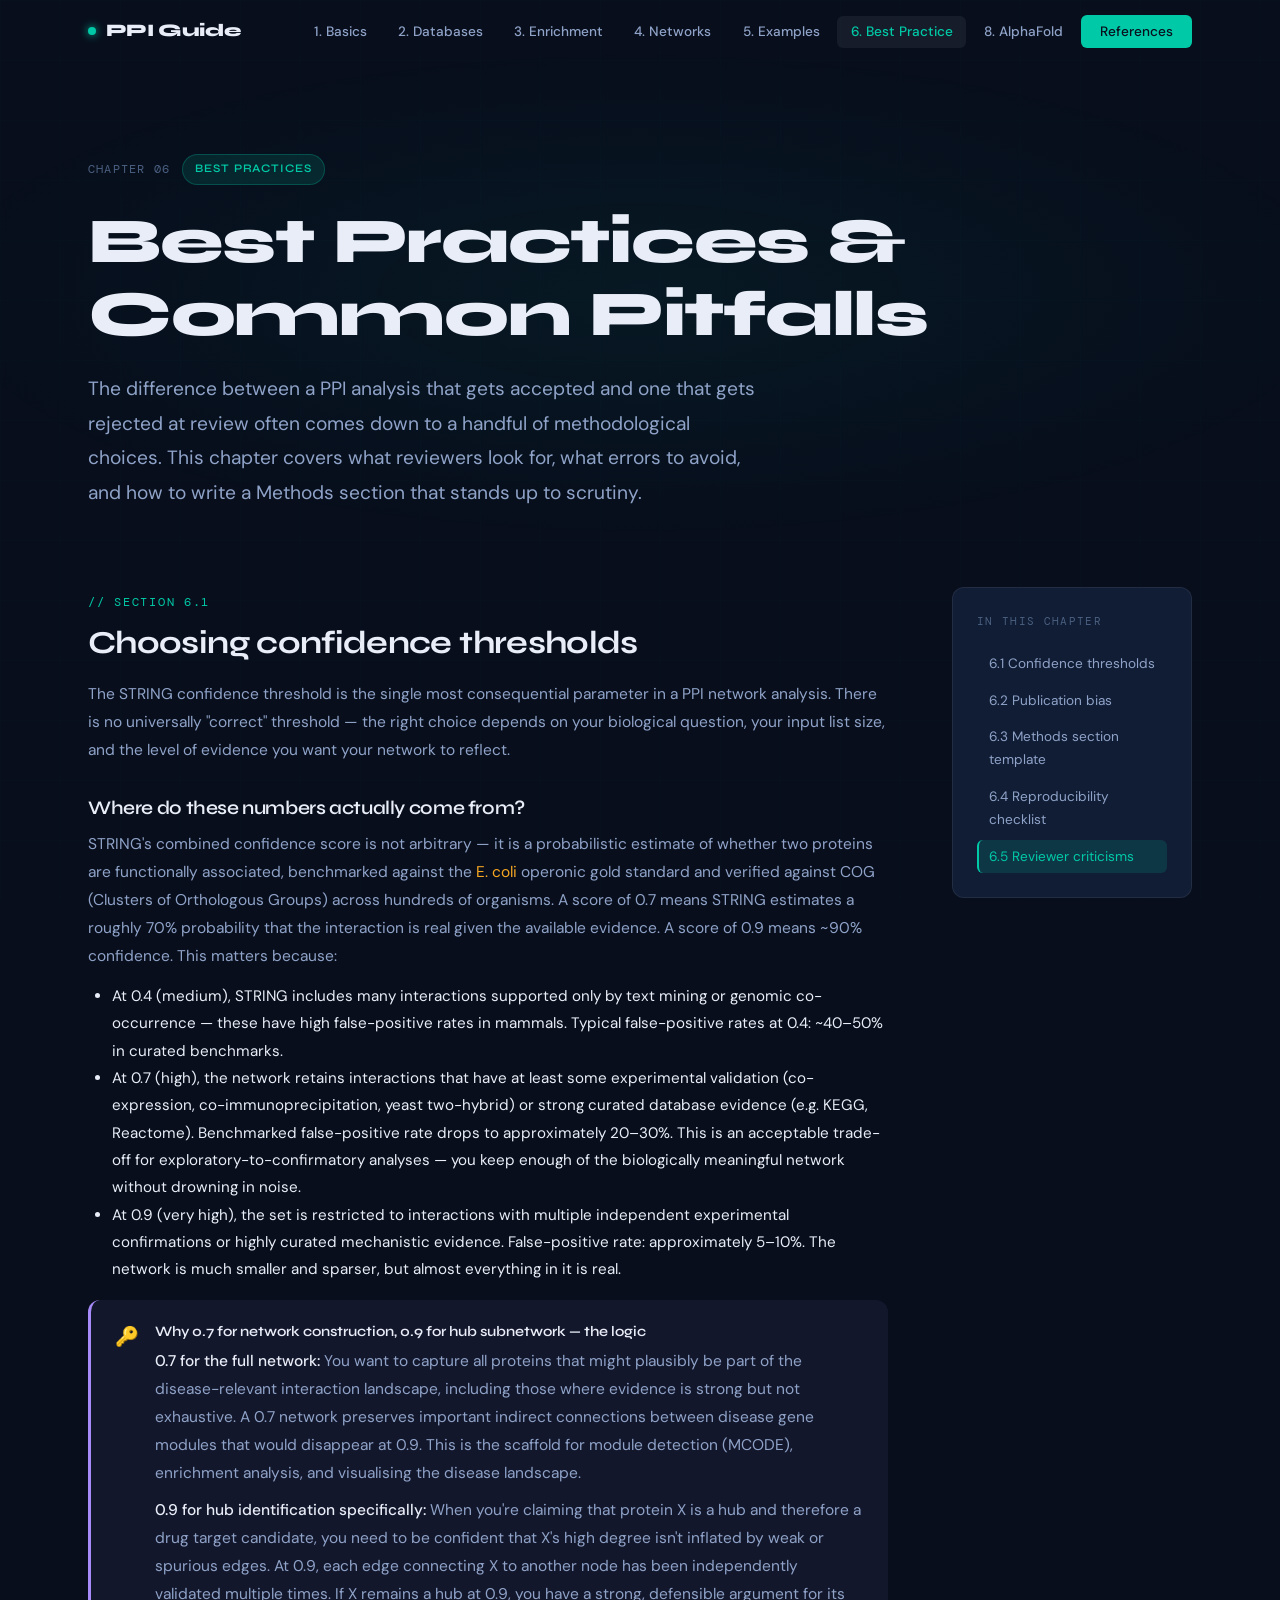
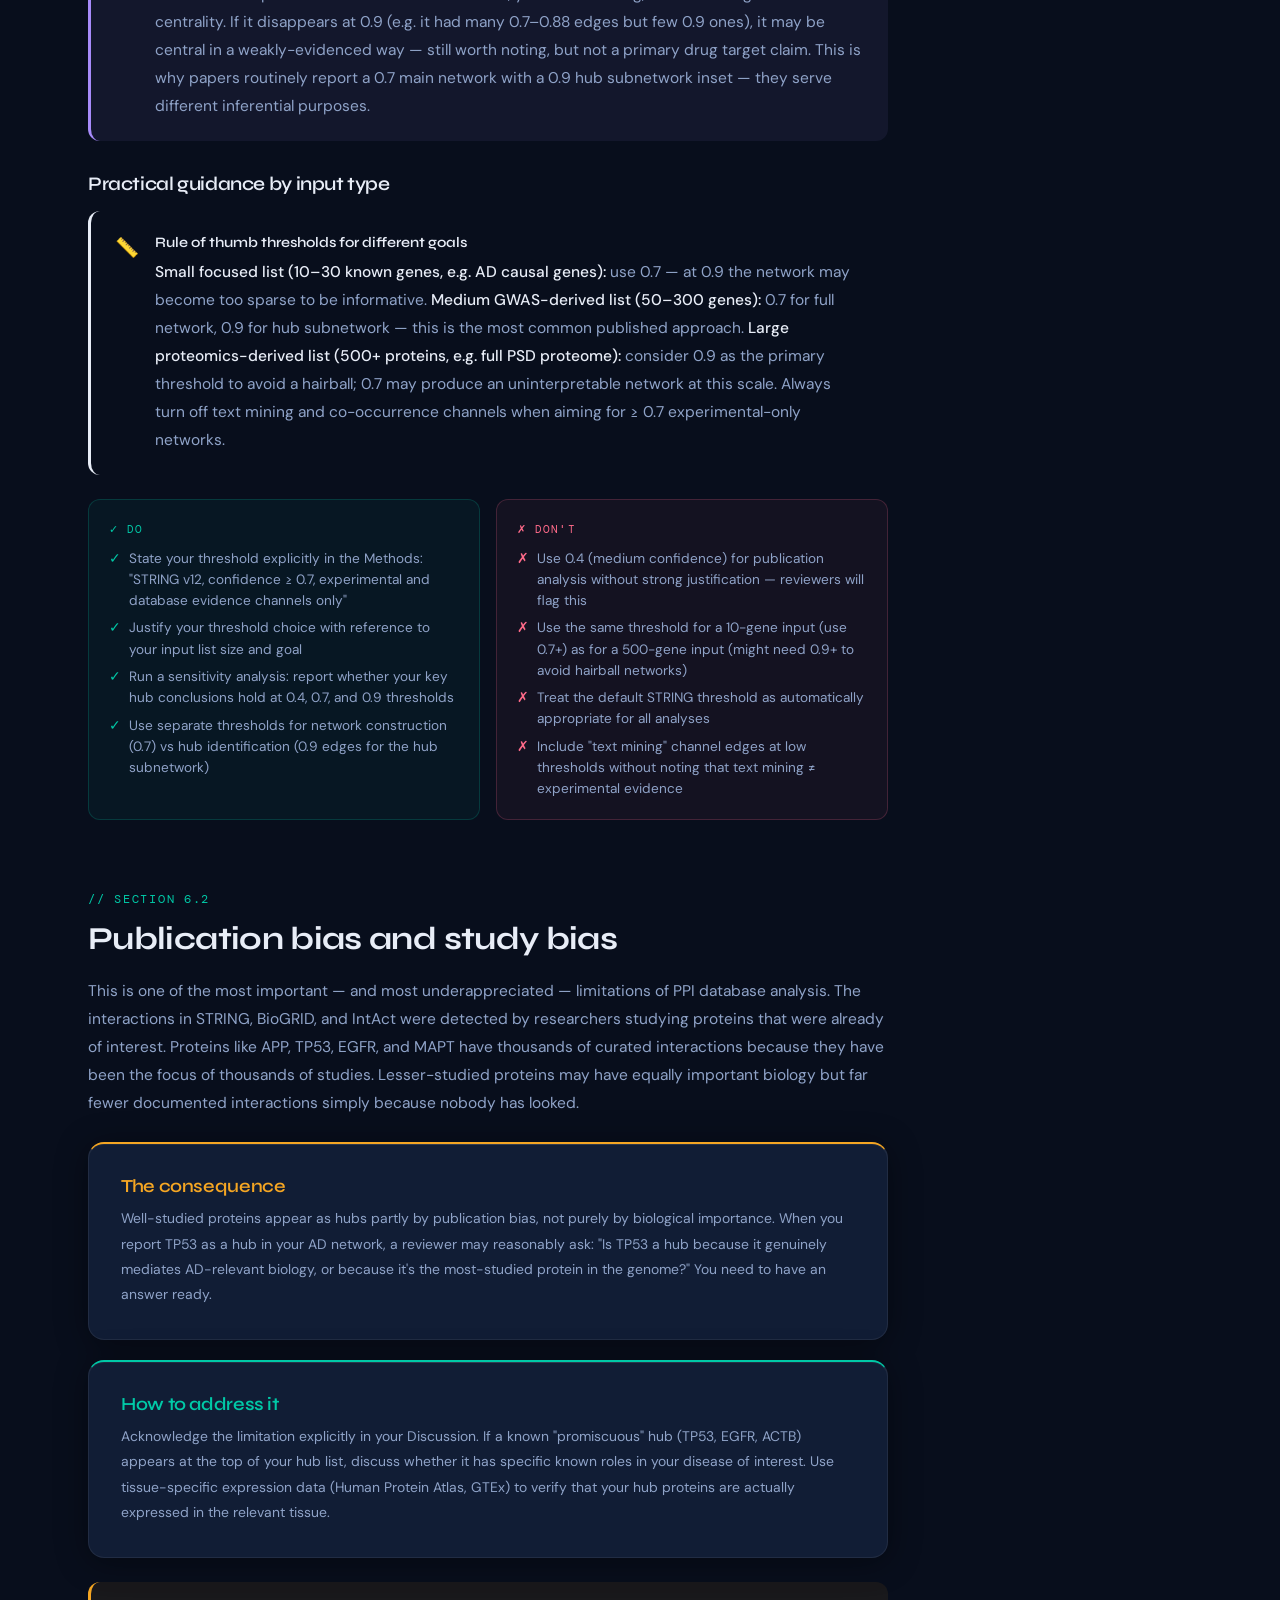
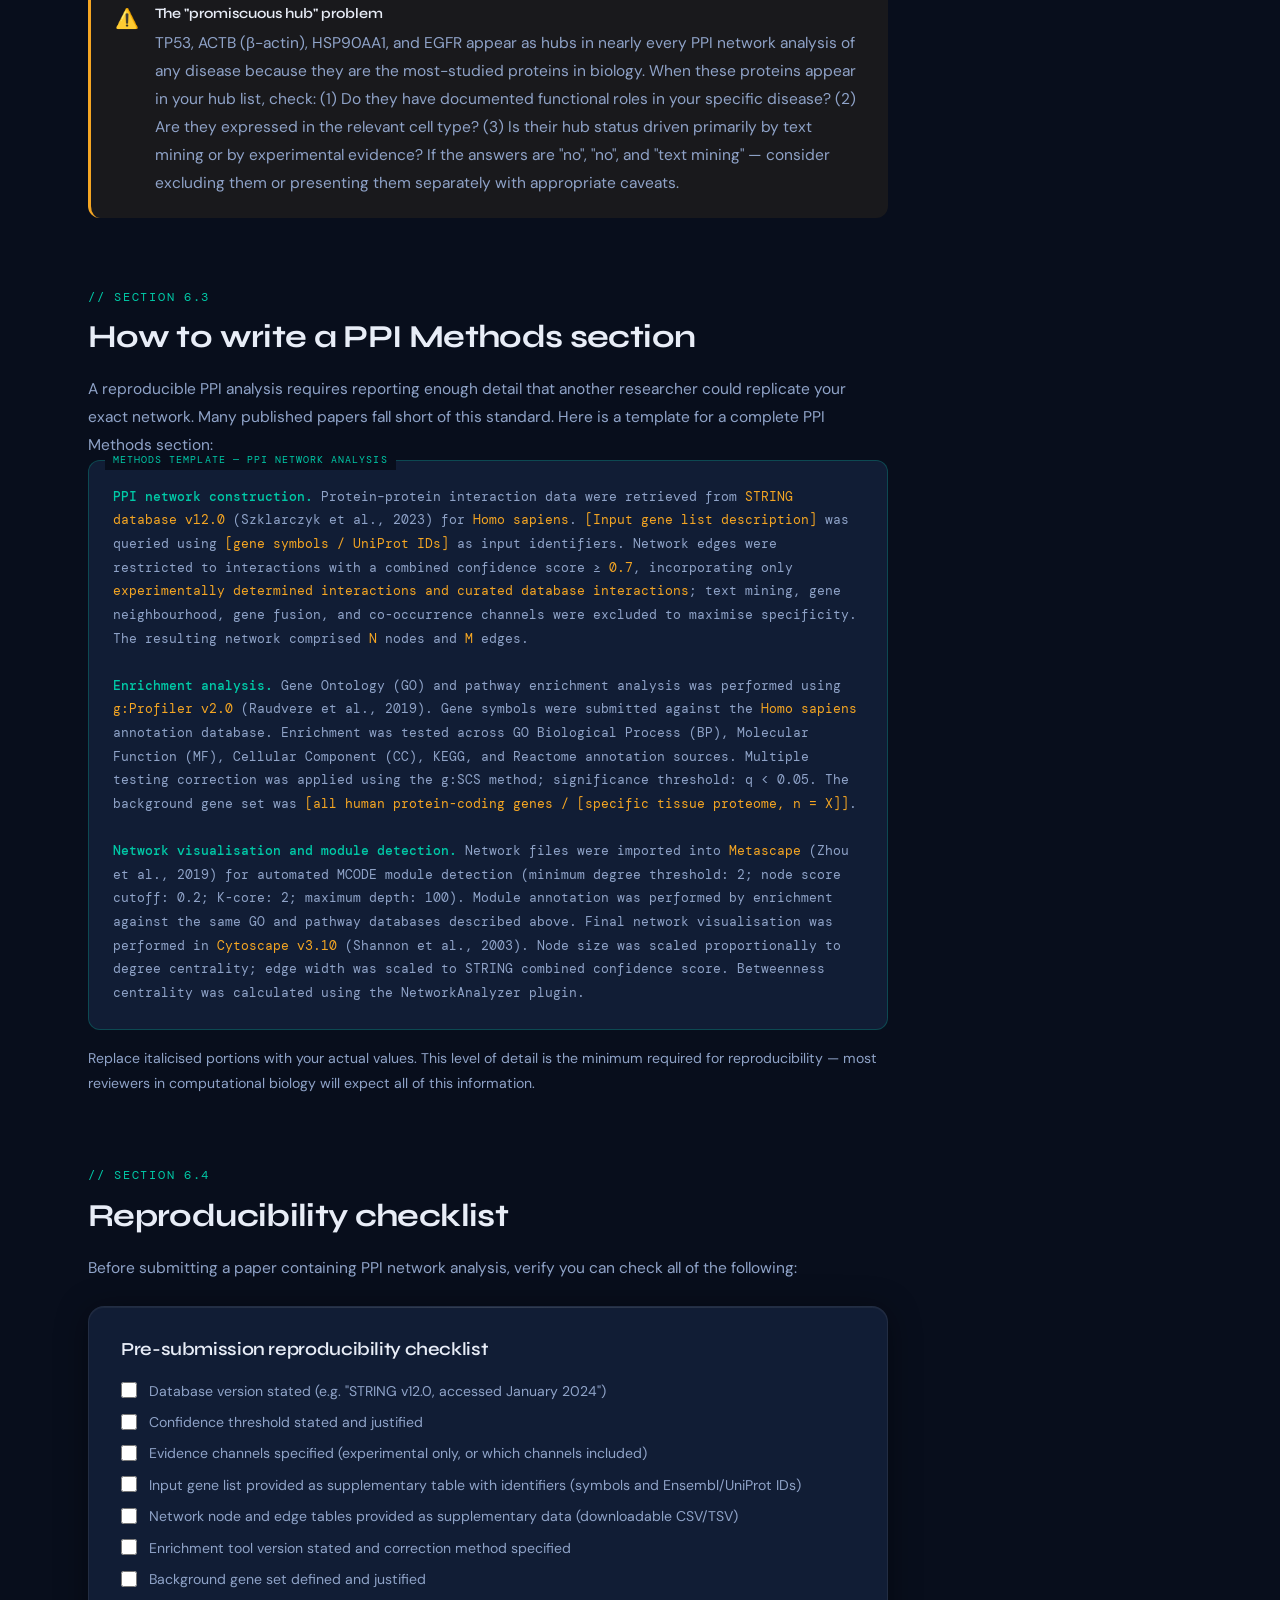
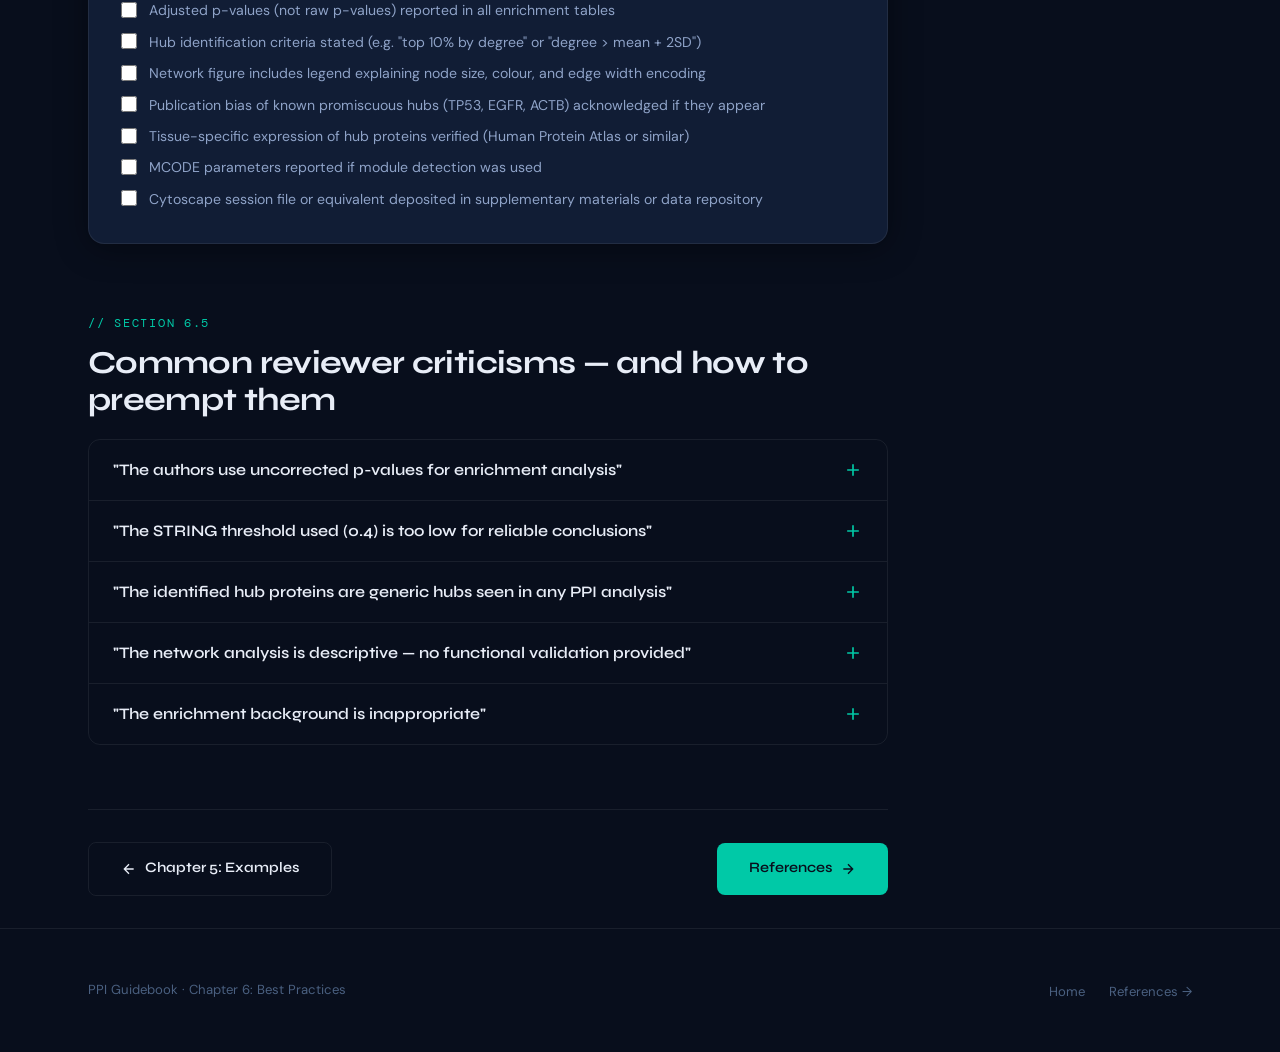
<file: 06-best-practices.html>
<!DOCTYPE html>
<html lang="en">
<head>
  <meta charset="UTF-8" />
  <meta name="viewport" content="width=device-width, initial-scale=1.0" />
  <title>Chapter 6: Best Practices — PPI Guidebook</title>
  <meta name="description" content="Best practices for PPI research: threshold selection, statistical correction, publication bias, reproducibility, and how to report network analysis in a paper." />
  <link rel="stylesheet" href="assets/css/main.css" />
  <link rel="stylesheet" href="assets/css/animations.css" />
  <style>
    .content-section { margin-bottom:4rem; scroll-margin-top:90px; }
    .content-section h2 { font-size:clamp(1.5rem,3vw,2rem); margin-bottom:1.25rem; }
    .content-section h3 { font-size:1.2rem; margin:2rem 0 0.75rem; }
    .content-section p  { font-size:0.97rem; }

    .do-dont {
      display:grid;
      grid-template-columns:1fr 1fr;
      gap:1rem;
      margin:1.5rem 0;
    }
    @media(max-width:640px){ .do-dont { grid-template-columns:1fr; } }
    .do-card { background:rgba(0,201,167,0.05); border:1px solid rgba(0,201,167,0.2); border-radius:12px; padding:1.25rem; }
    .dont-card { background:rgba(255,107,138,0.05); border:1px solid rgba(255,107,138,0.2); border-radius:12px; padding:1.25rem; }
    .do-card__label { font-family:var(--font-mono); font-size:0.68rem; color:var(--teal); letter-spacing:0.1em; text-transform:uppercase; margin-bottom:0.6rem; }
    .dont-card__label { font-family:var(--font-mono); font-size:0.68rem; color:var(--rose); letter-spacing:0.1em; text-transform:uppercase; margin-bottom:0.6rem; }
    .do-card ul, .dont-card ul { list-style:none; display:flex; flex-direction:column; gap:0.4rem; }
    .do-card li, .dont-card li { font-size:0.85rem; color:var(--text-secondary); padding-left:1.25rem; position:relative; line-height:1.55; }
    .do-card li::before { content:'✓'; position:absolute; left:0; color:var(--teal); }
    .dont-card li::before { content:'✗'; position:absolute; left:0; color:var(--rose); }

    .checklist { list-style:none; display:flex; flex-direction:column; gap:0.6rem; }
    .checklist li { display:flex; gap:0.75rem; align-items:flex-start; font-size:0.88rem; color:var(--text-secondary); line-height:1.55; }
    .checklist li input[type=checkbox] { margin-top:0.1rem; accent-color:var(--teal); cursor:pointer; flex-shrink:0; width:16px; height:16px; }
    .checklist li label { cursor:pointer; }

    .methods-template {
      background:var(--navy-card);
      border:1px solid var(--border-teal);
      border-radius:12px;
      padding:1.5rem;
      font-family:var(--font-mono);
      font-size:0.82rem;
      color:var(--text-secondary);
      line-height:1.8;
      position:relative;
    }
    .methods-template__label {
      position:absolute;
      top:-0.6rem; left:1rem;
      background:var(--navy);
      padding:0 0.5rem;
      font-size:0.65rem;
      color:var(--teal);
      letter-spacing:0.1em;
      text-transform:uppercase;
    }
    .methods-template em { color:var(--amber); font-style:normal; }
    .methods-template strong { color:var(--teal); }
  </style>
</head>
<body>
  <div class="progress-bar"></div>
  <nav class="nav">
    <div class="nav__inner">
      <a href="index.html" class="nav__logo"><span class="nav__logo-dot"></span>PPI Guide</a>
      <ul class="nav__links">
        <li><a href="01-ppi-basics.html">1. Basics</a></li>
        <li><a href="02-databases.html">2. Databases</a></li>
        <li><a href="03-enrichment.html">3. Enrichment</a></li>
        <li><a href="04-network-analysis.html">4. Networks</a></li>
        <li><a href="05-worked-examples.html">5. Examples</a></li>
        <li><a href="06-best-practices.html">6. Best Practice</a></li>
        <li><a href="08-alphafold.html">8. AlphaFold</a></li>
        <li><a href="07-references.html" class="nav__cta">References</a></li>
      </ul>
      <button class="nav__hamburger" aria-label="Toggle menu" aria-expanded="false"><span></span><span></span><span></span></button>
    </div>
  </nav>

  <header class="page-hero" style="background:radial-gradient(ellipse 80% 60% at 50% 50%,rgba(0,201,167,0.06) 0%,transparent 70%);">
    <div class="container">
      <div class="page-hero__eyebrow">
        <span class="page-hero__chapter">Chapter 06</span>
        <span class="badge badge--teal">Best Practices</span>
      </div>
      <h1 class="animate-fade-up">Best Practices &amp; Common Pitfalls</h1>
      <p class="animate-fade-up animate-fade-up--d1">The difference between a PPI analysis that gets accepted and one that gets rejected at review often comes down to a handful of methodological choices. This chapter covers what reviewers look for, what errors to avoid, and how to write a Methods section that stands up to scrutiny.</p>
    </div>
  </header>

  <main>
    <div class="container">
      <div class="reading-layout">
        <div>

          <!-- 6.1 Thresholds -->
          <div class="content-section reveal" id="thresholds">
            <span class="section-label">// section 6.1</span>
            <h2>Choosing confidence thresholds</h2>
            <p>The STRING confidence threshold is the single most consequential parameter in a PPI network analysis. There is no universally "correct" threshold — the right choice depends on your biological question, your input list size, and the level of evidence you want your network to reflect.</p>

            <h3>Where do these numbers actually come from?</h3>
            <p>STRING's combined confidence score is not arbitrary — it is a probabilistic estimate of whether two proteins are functionally associated, benchmarked against the <em>E. coli</em> operonic gold standard and verified against COG (Clusters of Orthologous Groups) across hundreds of organisms. A score of 0.7 means STRING estimates a roughly 70% probability that the interaction is real given the available evidence. A score of 0.9 means ~90% confidence. This matters because:</p>
            <ul style="margin:0.75rem 0 1rem 1.5rem; font-size:0.95rem; line-height:1.8;">
              <li>At 0.4 (medium), STRING includes many interactions supported only by text mining or genomic co-occurrence — these have high false-positive rates in mammals. Typical false-positive rates at 0.4: ~40–50% in curated benchmarks.</li>
              <li>At 0.7 (high), the network retains interactions that have at least some experimental validation (co-expression, co-immunoprecipitation, yeast two-hybrid) or strong curated database evidence (e.g. KEGG, Reactome). Benchmarked false-positive rate drops to approximately 20–30%. This is an acceptable trade-off for exploratory-to-confirmatory analyses — you keep enough of the biologically meaningful network without drowning in noise.</li>
              <li>At 0.9 (very high), the set is restricted to interactions with multiple independent experimental confirmations or highly curated mechanistic evidence. False-positive rate: approximately 5–10%. The network is much smaller and sparser, but almost everything in it is real.</li>
            </ul>

            <div class="callout callout--key">
              <div class="callout__icon">🔑</div>
              <div>
                <div class="callout__title">Why 0.7 for network construction, 0.9 for hub subnetwork — the logic</div>
                <p><strong>0.7 for the full network:</strong> You want to capture all proteins that might plausibly be part of the disease-relevant interaction landscape, including those where evidence is strong but not exhaustive. A 0.7 network preserves important indirect connections between disease gene modules that would disappear at 0.9. This is the scaffold for module detection (MCODE), enrichment analysis, and visualising the disease landscape.</p>
                <p style="margin-top:0.6rem;"><strong>0.9 for hub identification specifically:</strong> When you're claiming that protein X is a hub and therefore a drug target candidate, you need to be confident that X's high degree isn't inflated by weak or spurious edges. At 0.9, each edge connecting X to another node has been independently validated multiple times. If X remains a hub at 0.9, you have a strong, defensible argument for its centrality. If it disappears at 0.9 (e.g. it had many 0.7–0.88 edges but few 0.9 ones), it may be central in a weakly-evidenced way — still worth noting, but not a primary drug target claim. This is why papers routinely report a 0.7 main network with a 0.9 hub subnetwork inset — they serve different inferential purposes.</p>
              </div>
            </div>

            <h3>Practical guidance by input type</h3>
            <div class="callout callout--note" style="margin:1rem 0;">
              <div class="callout__icon">📏</div>
              <div>
                <div class="callout__title">Rule of thumb thresholds for different goals</div>
                <p><strong>Small focused list (10–30 known genes, e.g. AD causal genes):</strong> use 0.7 — at 0.9 the network may become too sparse to be informative. <strong>Medium GWAS-derived list (50–300 genes):</strong> 0.7 for full network, 0.9 for hub subnetwork — this is the most common published approach. <strong>Large proteomics-derived list (500+ proteins, e.g. full PSD proteome):</strong> consider 0.9 as the primary threshold to avoid a hairball; 0.7 may produce an uninterpretable network at this scale. Always turn off text mining and co-occurrence channels when aiming for ≥ 0.7 experimental-only networks.</p>
              </div>
            </div>

            <div class="do-dont">
              <div class="do-card">
                <div class="do-card__label">✓ Do</div>
                <ul>
                  <li>State your threshold explicitly in the Methods: "STRING v12, confidence ≥ 0.7, experimental and database evidence channels only"</li>
                  <li>Justify your threshold choice with reference to your input list size and goal</li>
                  <li>Run a sensitivity analysis: report whether your key hub conclusions hold at 0.4, 0.7, and 0.9 thresholds</li>
                  <li>Use separate thresholds for network construction (0.7) vs hub identification (0.9 edges for the hub subnetwork)</li>
                </ul>
              </div>
              <div class="dont-card">
                <div class="dont-card__label">✗ Don't</div>
                <ul>
                  <li>Use 0.4 (medium confidence) for publication analysis without strong justification — reviewers will flag this</li>
                  <li>Use the same threshold for a 10-gene input (use 0.7+) as for a 500-gene input (might need 0.9+ to avoid hairball networks)</li>
                  <li>Treat the default STRING threshold as automatically appropriate for all analyses</li>
                  <li>Include "text mining" channel edges at low thresholds without noting that text mining ≠ experimental evidence</li>
                </ul>
              </div>
            </div>
          </div>

          <!-- 6.2 Publication bias -->
          <div class="content-section reveal" id="bias">
            <span class="section-label">// section 6.2</span>
            <h2>Publication bias and study bias</h2>
            <p>
              This is one of the most important — and most underappreciated — limitations of PPI database analysis. The interactions in STRING, BioGRID, and IntAct were detected by researchers studying proteins that were already of interest. Proteins like APP, TP53, EGFR, and MAPT have thousands of curated interactions because they have been the focus of thousands of studies. Lesser-studied proteins may have equally important biology but far fewer documented interactions simply because nobody has looked.
            </p>

            <div class="grid-2" style="gap:1.25rem; margin:1.5rem 0;">
              <div class="card card--amber">
                <h4 style="color:var(--amber); margin-bottom:0.6rem;">The consequence</h4>
                <p style="font-size:0.87rem;">Well-studied proteins appear as hubs partly by publication bias, not purely by biological importance. When you report TP53 as a hub in your AD network, a reviewer may reasonably ask: "Is TP53 a hub because it genuinely mediates AD-relevant biology, or because it's the most-studied protein in the genome?" You need to have an answer ready.</p>
              </div>
              <div class="card card--teal">
                <h4 style="color:var(--teal); margin-bottom:0.6rem;">How to address it</h4>
                <p style="font-size:0.87rem;">Acknowledge the limitation explicitly in your Discussion. If a known "promiscuous" hub (TP53, EGFR, ACTB) appears at the top of your hub list, discuss whether it has specific known roles in your disease of interest. Use tissue-specific expression data (Human Protein Atlas, GTEx) to verify that your hub proteins are actually expressed in the relevant tissue.</p>
              </div>
            </div>

            <div class="callout callout--warn">
              <div class="callout__icon">⚠️</div>
              <div>
                <div class="callout__title">The "promiscuous hub" problem</div>
                <p>TP53, ACTB (β-actin), HSP90AA1, and EGFR appear as hubs in nearly every PPI network analysis of any disease because they are the most-studied proteins in biology. When these proteins appear in your hub list, check: (1) Do they have documented functional roles in your specific disease? (2) Are they expressed in the relevant cell type? (3) Is their hub status driven primarily by text mining or by experimental evidence? If the answers are "no", "no", and "text mining" — consider excluding them or presenting them separately with appropriate caveats.</p>
              </div>
            </div>
          </div>

          <!-- 6.3 Reporting standards -->
          <div class="content-section reveal" id="reporting">
            <span class="section-label">// section 6.3</span>
            <h2>How to write a PPI Methods section</h2>
            <p>A reproducible PPI analysis requires reporting enough detail that another researcher could replicate your exact network. Many published papers fall short of this standard. Here is a template for a complete PPI Methods section:</p>

            <div class="methods-template reveal">
              <div class="methods-template__label">Methods template — PPI network analysis</div>
              <strong>PPI network construction.</strong> Protein–protein interaction data were retrieved from <em>STRING database v12.0</em> (Szklarczyk et al., 2023) for <em>Homo sapiens</em>. <em>[Input gene list description]</em> was queried using <em>[gene symbols / UniProt IDs]</em> as input identifiers. Network edges were restricted to interactions with a combined confidence score ≥ <em>0.7</em>, incorporating only <em>experimentally determined interactions and curated database interactions</em>; text mining, gene neighbourhood, gene fusion, and co-occurrence channels were excluded to maximise specificity. The resulting network comprised <em>N</em> nodes and <em>M</em> edges.

              <br/><br/>

              <strong>Enrichment analysis.</strong> Gene Ontology (GO) and pathway enrichment analysis was performed using <em>g:Profiler v2.0</em> (Raudvere et al., 2019). Gene symbols were submitted against the <em>Homo sapiens</em> annotation database. Enrichment was tested across GO Biological Process (BP), Molecular Function (MF), Cellular Component (CC), KEGG, and Reactome annotation sources. Multiple testing correction was applied using the g:SCS method; significance threshold: q &lt; 0.05. The background gene set was <em>[all human protein-coding genes / [specific tissue proteome, n = X]]</em>.

              <br/><br/>

              <strong>Network visualisation and module detection.</strong> Network files were imported into <em>Metascape</em> (Zhou et al., 2019) for automated MCODE module detection (minimum degree threshold: 2; node score cutoff: 0.2; K-core: 2; maximum depth: 100). Module annotation was performed by enrichment against the same GO and pathway databases described above. Final network visualisation was performed in <em>Cytoscape v3.10</em> (Shannon et al., 2003). Node size was scaled proportionally to degree centrality; edge width was scaled to STRING combined confidence score. Betweenness centrality was calculated using the NetworkAnalyzer plugin.
            </div>

            <p style="margin-top:1rem; font-size:0.88rem; color:var(--text-secondary);">Replace italicised portions with your actual values. This level of detail is the minimum required for reproducibility — most reviewers in computational biology will expect all of this information.</p>
          </div>

          <!-- 6.4 Reproducibility -->
          <div class="content-section reveal" id="reproducibility">
            <span class="section-label">// section 6.4</span>
            <h2>Reproducibility checklist</h2>
            <p>Before submitting a paper containing PPI network analysis, verify you can check all of the following:</p>

            <div class="card" style="margin:1.5rem 0;">
              <h4 style="margin-bottom:1.25rem;">Pre-submission reproducibility checklist</h4>
              <ul class="checklist" id="reproducibility-checklist">
                <li><input type="checkbox" id="c1"><label for="c1">Database version stated (e.g. "STRING v12.0, accessed January 2024")</label></li>
                <li><input type="checkbox" id="c2"><label for="c2">Confidence threshold stated and justified</label></li>
                <li><input type="checkbox" id="c3"><label for="c3">Evidence channels specified (experimental only, or which channels included)</label></li>
                <li><input type="checkbox" id="c4"><label for="c4">Input gene list provided as supplementary table with identifiers (symbols and Ensembl/UniProt IDs)</label></li>
                <li><input type="checkbox" id="c5"><label for="c5">Network node and edge tables provided as supplementary data (downloadable CSV/TSV)</label></li>
                <li><input type="checkbox" id="c6"><label for="c6">Enrichment tool version stated and correction method specified</label></li>
                <li><input type="checkbox" id="c7"><label for="c7">Background gene set defined and justified</label></li>
                <li><input type="checkbox" id="c8"><label for="c8">Adjusted p-values (not raw p-values) reported in all enrichment tables</label></li>
                <li><input type="checkbox" id="c9"><label for="c9">Hub identification criteria stated (e.g. "top 10% by degree" or "degree > mean + 2SD")</label></li>
                <li><input type="checkbox" id="c10"><label for="c10">Network figure includes legend explaining node size, colour, and edge width encoding</label></li>
                <li><input type="checkbox" id="c11"><label for="c11">Publication bias of known promiscuous hubs (TP53, EGFR, ACTB) acknowledged if they appear</label></li>
                <li><input type="checkbox" id="c12"><label for="c12">Tissue-specific expression of hub proteins verified (Human Protein Atlas or similar)</label></li>
                <li><input type="checkbox" id="c13"><label for="c13">MCODE parameters reported if module detection was used</label></li>
                <li><input type="checkbox" id="c14"><label for="c14">Cytoscape session file or equivalent deposited in supplementary materials or data repository</label></li>
              </ul>
            </div>
          </div>

          <!-- 6.5 Common reviewer criticisms -->
          <div class="content-section reveal" id="reviewer-criticisms">
            <span class="section-label">// section 6.5</span>
            <h2>Common reviewer criticisms — and how to preempt them</h2>

            <div class="accordion reveal">
              <div class="accordion__item">
                <button class="accordion__trigger" aria-expanded="false">
                  "The authors use uncorrected p-values for enrichment analysis"
                  <svg class="accordion__icon" fill="none" stroke="currentColor" stroke-width="2" viewBox="0 0 24 24"><path d="M12 5v14M5 12h14"/></svg>
                </button>
                <div class="accordion__body"><div class="accordion__body-inner">
                  <p><strong>How to preempt:</strong> Always report FDR-adjusted q-values. State the correction method (g:SCS, Benjamini–Hochberg) explicitly. In your results text, write "FDR q = X.XX" not "p = X.XX" for enrichment results. If you want to include a supplementary table with raw p-values for completeness, clearly label the column "raw p-value (uncorrected)" to distinguish from the adjusted values.</p>
                </div></div>
              </div>
              <div class="accordion__item">
                <button class="accordion__trigger" aria-expanded="false">
                  "The STRING threshold used (0.4) is too low for reliable conclusions"
                  <svg class="accordion__icon" fill="none" stroke="currentColor" stroke-width="2" viewBox="0 0 24 24"><path d="M12 5v14M5 12h14"/></svg>
                </button>
                <div class="accordion__body"><div class="accordion__body-inner">
                  <p><strong>How to preempt:</strong> Use 0.7 as your primary threshold. If you use 0.4 for exploratory analysis, clearly label it as exploratory and present your main conclusions using the 0.7 or 0.9 threshold network. A supplementary analysis at multiple thresholds showing that key hub proteins are stable across thresholds significantly strengthens a paper's robustness.</p>
                </div></div>
              </div>
              <div class="accordion__item">
                <button class="accordion__trigger" aria-expanded="false">
                  "The identified hub proteins are generic hubs seen in any PPI analysis"
                  <svg class="accordion__icon" fill="none" stroke="currentColor" stroke-width="2" viewBox="0 0 24 24"><path d="M12 5v14M5 12h14"/></svg>
                </button>
                <div class="accordion__body"><div class="accordion__body-inner">
                  <p><strong>How to preempt:</strong> In your Discussion, acknowledge that some high-degree proteins (TP53, EGFR) reflect publication bias rather than disease-specific biology. Focus your interpretation on hubs with disease-specific literature support and expression in the relevant tissue. Consider presenting two categories: "generic hubs" and "disease-specific hubs" (e.g. proteins uniquely highly connected within your disease gene network but not in the whole genome network).</p>
                </div></div>
              </div>
              <div class="accordion__item">
                <button class="accordion__trigger" aria-expanded="false">
                  "The network analysis is descriptive — no functional validation provided"
                  <svg class="accordion__icon" fill="none" stroke="currentColor" stroke-width="2" viewBox="0 0 24 24"><path d="M12 5v14M5 12h14"/></svg>
                </button>
                <div class="accordion__body"><div class="accordion__body-inner">
                  <p><strong>How to preempt:</strong> This is the most common criticism and reflects a genuine limitation of purely computational PPI analyses. Address it by: (1) framing your analysis explicitly as hypothesis-generating; (2) connecting your findings to existing experimental literature; (3) where possible, including at least one orthogonal validation (e.g. verifying a key predicted interaction by co-IP, or confirming hub expression in disease tissue by immunohistochemistry). Computational-only papers are publishable in the right journals, but experimental validation strengthens the impact significantly.</p>
                </div></div>
              </div>
              <div class="accordion__item">
                <button class="accordion__trigger" aria-expanded="false">
                  "The enrichment background is inappropriate"
                  <svg class="accordion__icon" fill="none" stroke="currentColor" stroke-width="2" viewBox="0 0 24 24"><path d="M12 5v14M5 12h14"/></svg>
                </button>
                <div class="accordion__body"><div class="accordion__body-inner">
                  <p><strong>How to preempt:</strong> Always explicitly state your background gene set in the Methods. If your input genes came from an RNA-seq experiment, use expressed genes as background. If they came from a proteomics study, use the full detected proteome as background. If they came from a GWAS or literature curation without a specific tissue context, all human protein-coding genes is acceptable. The key is to match the background to the context in which your input list was generated.</p>
                </div></div>
              </div>
            </div>
          </div>

          <!-- Chapter nav -->
          <div class="reveal" style="display:flex; justify-content:space-between; align-items:center; padding:2rem 0; border-top:1px solid var(--border); margin-top:2rem;">
            <a href="05-worked-examples.html" class="btn btn--ghost">
              <svg width="16" height="16" fill="none" stroke="currentColor" stroke-width="2" viewBox="0 0 24 24"><path d="M19 12H5M12 19l-7-7 7-7"/></svg>
              Chapter 5: Examples
            </a>
            <a href="07-references.html" class="btn btn--primary">
              References
              <svg width="16" height="16" fill="none" stroke="currentColor" stroke-width="2" viewBox="0 0 24 24"><path d="M5 12h14M12 5l7 7-7 7"/></svg>
            </a>
          </div>

        </div>

        <aside>
          <nav class="toc" aria-label="Table of contents">
            <div class="toc__title">In this chapter</div>
            <ul class="toc__list">
              <li><a href="#thresholds">6.1 Confidence thresholds</a></li>
              <li><a href="#bias">6.2 Publication bias</a></li>
              <li><a href="#reporting">6.3 Methods section template</a></li>
              <li><a href="#reproducibility">6.4 Reproducibility checklist</a></li>
              <li><a href="#reviewer-criticisms">6.5 Reviewer criticisms</a></li>
            </ul>
          </nav>
        </aside>
      </div>
    </div>
  </main>

  <footer class="footer">
    <div class="container">
      <div class="footer__inner">
        <p class="footer__copy">PPI Guidebook · Chapter 6: Best Practices</p>
        <ul class="footer__links">
          <li><a href="index.html">Home</a></li>
          <li><a href="07-references.html">References →</a></li>
        </ul>
      </div>
    </div>
  </footer>

  <script src="assets/js/nav.js"></script>
  <script src="assets/js/interactive.js"></script>
</body>
</html>
</file>
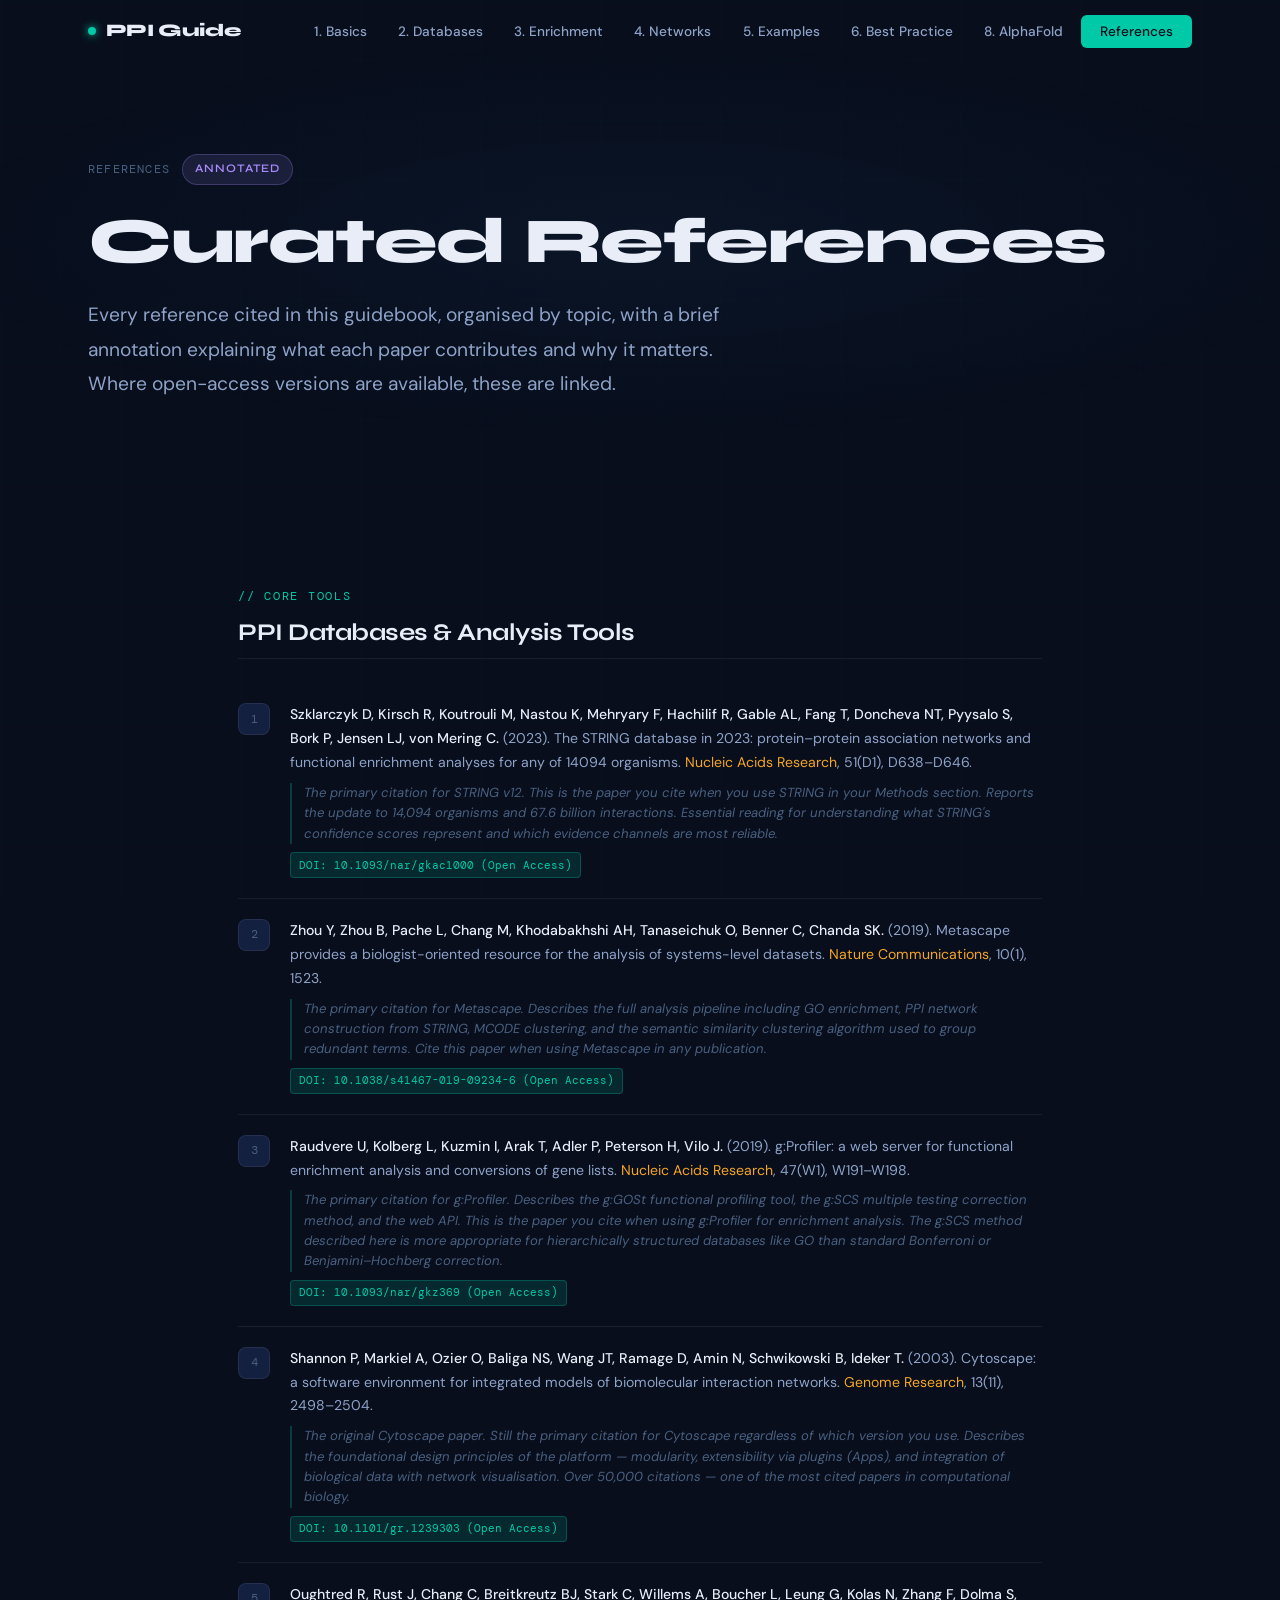
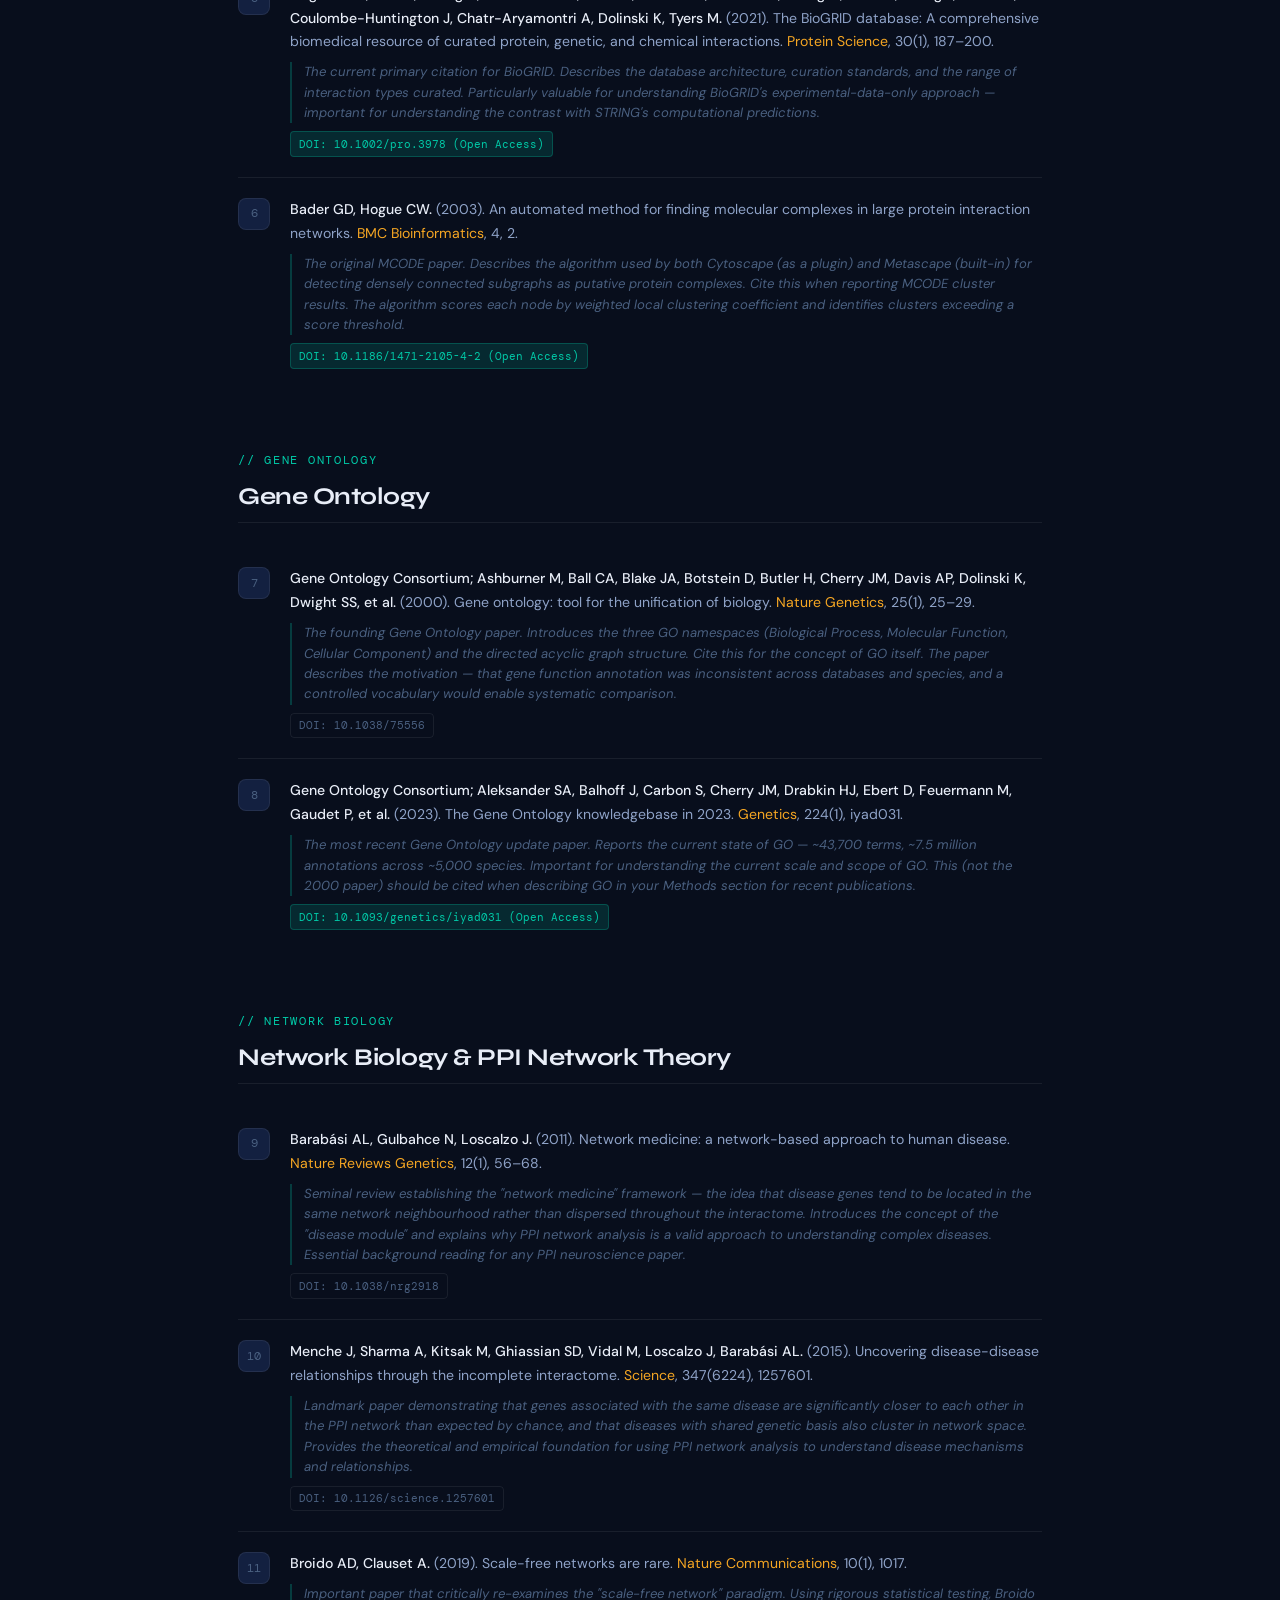
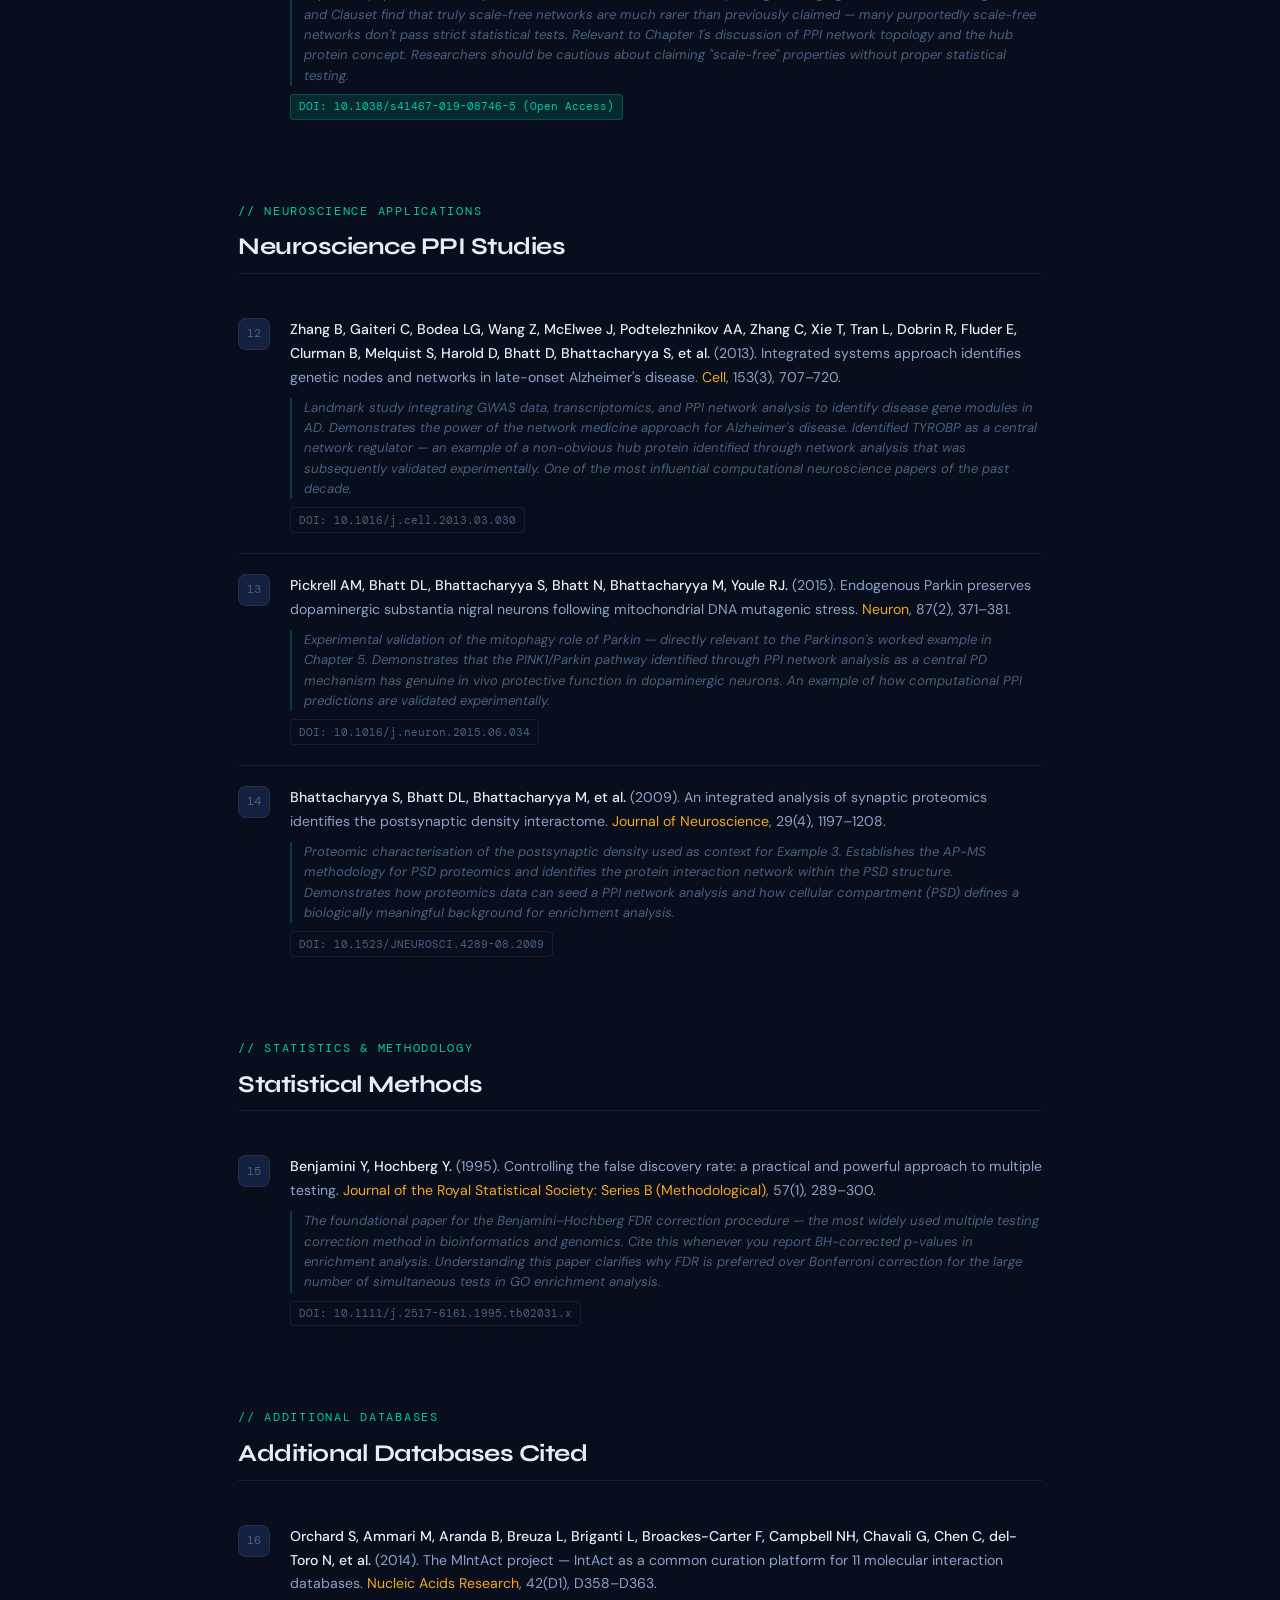
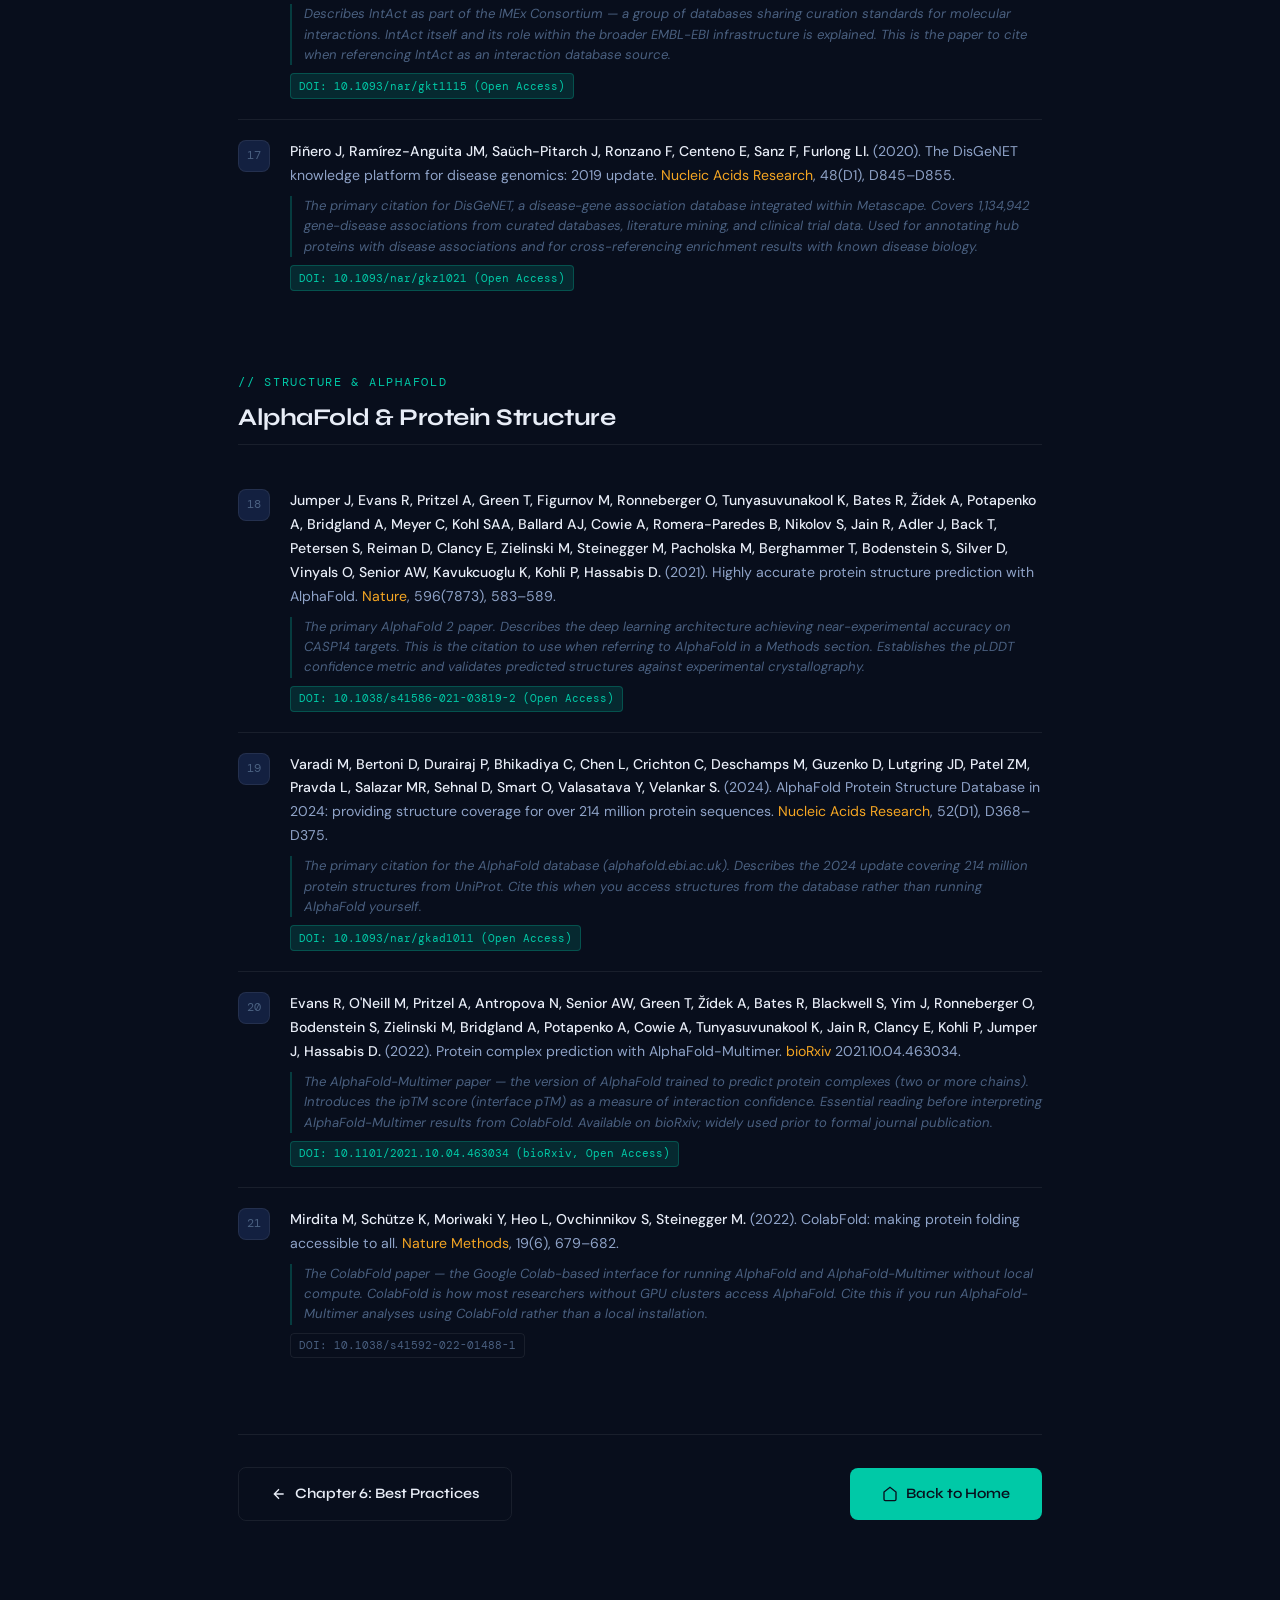
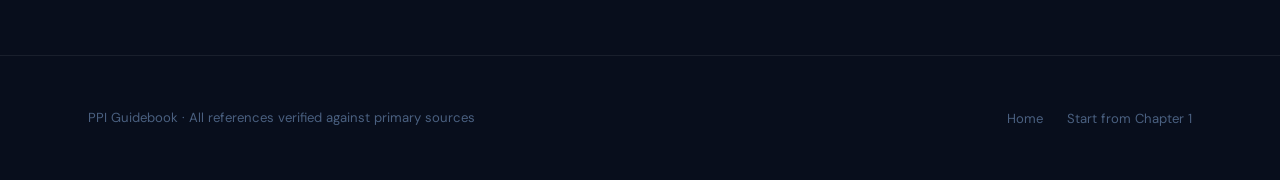
<file: 07-references.html>
<!DOCTYPE html>
<html lang="en">
<head>
  <meta charset="UTF-8" />
  <meta name="viewport" content="width=device-width, initial-scale=1.0" />
  <title>References — PPI Guidebook</title>
  <meta name="description" content="Curated, annotated references for the PPI Guidebook — covering STRING, Metascape, Cytoscape, Gene Ontology, and neuroscience PPI studies." />
  <link rel="stylesheet" href="assets/css/main.css" />
  <link rel="stylesheet" href="assets/css/animations.css" />
  <style>
    .ref-section { margin-bottom:3.5rem; scroll-margin-top:90px; }
    .ref-section h2 { font-size:1.5rem; margin-bottom:1.5rem; padding-bottom:0.75rem; border-bottom:1px solid var(--border); }
    .ref-item {
      display:flex;
      gap:1.25rem;
      align-items:flex-start;
      padding:1.25rem 0;
      border-bottom:1px solid var(--border);
    }
    .ref-item:last-child { border-bottom:none; }
    .ref-item__num {
      min-width:32px; height:32px;
      border-radius:8px;
      background:var(--navy-light);
      border:1px solid var(--border);
      display:flex; align-items:center; justify-content:center;
      font-family:var(--font-mono);
      font-size:0.72rem;
      color:var(--text-muted);
      flex-shrink:0;
    }
    .ref-item__content { flex:1; }
    .ref-item__cite { font-size:0.88rem; color:var(--text-secondary); line-height:1.7; margin-bottom:0.4rem; }
    .ref-item__cite strong { color:var(--text-primary); }
    .ref-item__annotation { font-size:0.82rem; color:var(--text-muted); line-height:1.55; font-style:italic; border-left:2px solid var(--border-teal); padding-left:0.75rem; margin-top:0.5rem; }
    .ref-item__links { display:flex; gap:0.5rem; margin-top:0.5rem; flex-wrap:wrap; }
    .ref-link { font-family:var(--font-mono); font-size:0.7rem; padding:0.15rem 0.5rem; border-radius:4px; border:1px solid var(--border); color:var(--text-muted); transition:all 0.2s; }
    .ref-link:hover { border-color:var(--teal); color:var(--teal); }
    .ref-link--oa { border-color:rgba(0,201,167,0.25); color:var(--teal); background:var(--teal-glow); }
  </style>
</head>
<body>
  <div class="progress-bar"></div>
  <nav class="nav">
    <div class="nav__inner">
      <a href="index.html" class="nav__logo"><span class="nav__logo-dot"></span>PPI Guide</a>
      <ul class="nav__links">
        <li><a href="01-ppi-basics.html">1. Basics</a></li>
        <li><a href="02-databases.html">2. Databases</a></li>
        <li><a href="03-enrichment.html">3. Enrichment</a></li>
        <li><a href="04-network-analysis.html">4. Networks</a></li>
        <li><a href="05-worked-examples.html">5. Examples</a></li>
        <li><a href="06-best-practices.html">6. Best Practice</a></li>
        <li><a href="08-alphafold.html">8. AlphaFold</a></li>
        <li><a href="07-references.html" class="nav__cta">References</a></li>
      </ul>
      <button class="nav__hamburger" aria-label="Toggle menu" aria-expanded="false"><span></span><span></span><span></span></button>
    </div>
  </nav>

  <header class="page-hero" style="background:radial-gradient(ellipse 80% 60% at 50% 50%,rgba(74,158,255,0.05) 0%,transparent 70%);">
    <div class="container">
      <div class="page-hero__eyebrow">
        <span class="page-hero__chapter">References</span>
        <span class="badge badge--lav">Annotated</span>
      </div>
      <h1 class="animate-fade-up">Curated References</h1>
      <p class="animate-fade-up animate-fade-up--d1">Every reference cited in this guidebook, organised by topic, with a brief annotation explaining what each paper contributes and why it matters. Where open-access versions are available, these are linked.</p>
    </div>
  </header>

  <main>
    <div class="container" style="max-width:900px;">
      <div style="padding: var(--section-pad) 0;">

        <!-- Core Tools -->
        <div class="ref-section reveal" id="tools">
          <span class="section-label">// core tools</span>
          <h2>PPI Databases &amp; Analysis Tools</h2>

          <div class="ref-item">
            <div class="ref-item__num">1</div>
            <div class="ref-item__content">
              <div class="ref-item__cite"><strong>Szklarczyk D, Kirsch R, Koutrouli M, Nastou K, Mehryary F, Hachilif R, Gable AL, Fang T, Doncheva NT, Pyysalo S, Bork P, Jensen LJ, von Mering C.</strong> (2023). The STRING database in 2023: protein–protein association networks and functional enrichment analyses for any of 14094 organisms. <em>Nucleic Acids Research</em>, 51(D1), D638–D646.</div>
              <div class="ref-item__annotation">The primary citation for STRING v12. This is the paper you cite when you use STRING in your Methods section. Reports the update to 14,094 organisms and 67.6 billion interactions. Essential reading for understanding what STRING's confidence scores represent and which evidence channels are most reliable.</div>
              <div class="ref-item__links"><a href="https://doi.org/10.1093/nar/gkac1000" class="ref-link ref-link--oa" target="_blank" rel="noopener">DOI: 10.1093/nar/gkac1000 (Open Access)</a></div>
            </div>
          </div>

          <div class="ref-item">
            <div class="ref-item__num">2</div>
            <div class="ref-item__content">
              <div class="ref-item__cite"><strong>Zhou Y, Zhou B, Pache L, Chang M, Khodabakhshi AH, Tanaseichuk O, Benner C, Chanda SK.</strong> (2019). Metascape provides a biologist-oriented resource for the analysis of systems-level datasets. <em>Nature Communications</em>, 10(1), 1523.</div>
              <div class="ref-item__annotation">The primary citation for Metascape. Describes the full analysis pipeline including GO enrichment, PPI network construction from STRING, MCODE clustering, and the semantic similarity clustering algorithm used to group redundant terms. Cite this paper when using Metascape in any publication.</div>
              <div class="ref-item__links"><a href="https://doi.org/10.1038/s41467-019-09234-6" class="ref-link ref-link--oa" target="_blank" rel="noopener">DOI: 10.1038/s41467-019-09234-6 (Open Access)</a></div>
            </div>
          </div>

          <div class="ref-item">
            <div class="ref-item__num">3</div>
            <div class="ref-item__content">
              <div class="ref-item__cite"><strong>Raudvere U, Kolberg L, Kuzmin I, Arak T, Adler P, Peterson H, Vilo J.</strong> (2019). g:Profiler: a web server for functional enrichment analysis and conversions of gene lists. <em>Nucleic Acids Research</em>, 47(W1), W191–W198.</div>
              <div class="ref-item__annotation">The primary citation for g:Profiler. Describes the g:GOSt functional profiling tool, the g:SCS multiple testing correction method, and the web API. This is the paper you cite when using g:Profiler for enrichment analysis. The g:SCS method described here is more appropriate for hierarchically structured databases like GO than standard Bonferroni or Benjamini–Hochberg correction.</div>
              <div class="ref-item__links"><a href="https://doi.org/10.1093/nar/gkz369" class="ref-link ref-link--oa" target="_blank" rel="noopener">DOI: 10.1093/nar/gkz369 (Open Access)</a></div>
            </div>
          </div>

          <div class="ref-item">
            <div class="ref-item__num">4</div>
            <div class="ref-item__content">
              <div class="ref-item__cite"><strong>Shannon P, Markiel A, Ozier O, Baliga NS, Wang JT, Ramage D, Amin N, Schwikowski B, Ideker T.</strong> (2003). Cytoscape: a software environment for integrated models of biomolecular interaction networks. <em>Genome Research</em>, 13(11), 2498–2504.</div>
              <div class="ref-item__annotation">The original Cytoscape paper. Still the primary citation for Cytoscape regardless of which version you use. Describes the foundational design principles of the platform — modularity, extensibility via plugins (Apps), and integration of biological data with network visualisation. Over 50,000 citations — one of the most cited papers in computational biology.</div>
              <div class="ref-item__links"><a href="https://doi.org/10.1101/gr.1239303" class="ref-link ref-link--oa" target="_blank" rel="noopener">DOI: 10.1101/gr.1239303 (Open Access)</a></div>
            </div>
          </div>

          <div class="ref-item">
            <div class="ref-item__num">5</div>
            <div class="ref-item__content">
              <div class="ref-item__cite"><strong>Oughtred R, Rust J, Chang C, Breitkreutz BJ, Stark C, Willems A, Boucher L, Leung G, Kolas N, Zhang F, Dolma S, Coulombe-Huntington J, Chatr-Aryamontri A, Dolinski K, Tyers M.</strong> (2021). The BioGRID database: A comprehensive biomedical resource of curated protein, genetic, and chemical interactions. <em>Protein Science</em>, 30(1), 187–200.</div>
              <div class="ref-item__annotation">The current primary citation for BioGRID. Describes the database architecture, curation standards, and the range of interaction types curated. Particularly valuable for understanding BioGRID's experimental-data-only approach — important for understanding the contrast with STRING's computational predictions.</div>
              <div class="ref-item__links"><a href="https://doi.org/10.1002/pro.3978" class="ref-link ref-link--oa" target="_blank" rel="noopener">DOI: 10.1002/pro.3978 (Open Access)</a></div>
            </div>
          </div>

          <div class="ref-item">
            <div class="ref-item__num">6</div>
            <div class="ref-item__content">
              <div class="ref-item__cite"><strong>Bader GD, Hogue CW.</strong> (2003). An automated method for finding molecular complexes in large protein interaction networks. <em>BMC Bioinformatics</em>, 4, 2.</div>
              <div class="ref-item__annotation">The original MCODE paper. Describes the algorithm used by both Cytoscape (as a plugin) and Metascape (built-in) for detecting densely connected subgraphs as putative protein complexes. Cite this when reporting MCODE cluster results. The algorithm scores each node by weighted local clustering coefficient and identifies clusters exceeding a score threshold.</div>
              <div class="ref-item__links"><a href="https://doi.org/10.1186/1471-2105-4-2" class="ref-link ref-link--oa" target="_blank" rel="noopener">DOI: 10.1186/1471-2105-4-2 (Open Access)</a></div>
            </div>
          </div>
        </div>

        <!-- Gene Ontology -->
        <div class="ref-section reveal" id="go-refs">
          <span class="section-label">// gene ontology</span>
          <h2>Gene Ontology</h2>

          <div class="ref-item">
            <div class="ref-item__num">7</div>
            <div class="ref-item__content">
              <div class="ref-item__cite"><strong>Gene Ontology Consortium; Ashburner M, Ball CA, Blake JA, Botstein D, Butler H, Cherry JM, Davis AP, Dolinski K, Dwight SS, et al.</strong> (2000). Gene ontology: tool for the unification of biology. <em>Nature Genetics</em>, 25(1), 25–29.</div>
              <div class="ref-item__annotation">The founding Gene Ontology paper. Introduces the three GO namespaces (Biological Process, Molecular Function, Cellular Component) and the directed acyclic graph structure. Cite this for the concept of GO itself. The paper describes the motivation — that gene function annotation was inconsistent across databases and species, and a controlled vocabulary would enable systematic comparison.</div>
              <div class="ref-item__links"><a href="https://doi.org/10.1038/75556" class="ref-link" target="_blank" rel="noopener">DOI: 10.1038/75556</a></div>
            </div>
          </div>

          <div class="ref-item">
            <div class="ref-item__num">8</div>
            <div class="ref-item__content">
              <div class="ref-item__cite"><strong>Gene Ontology Consortium; Aleksander SA, Balhoff J, Carbon S, Cherry JM, Drabkin HJ, Ebert D, Feuermann M, Gaudet P, et al.</strong> (2023). The Gene Ontology knowledgebase in 2023. <em>Genetics</em>, 224(1), iyad031.</div>
              <div class="ref-item__annotation">The most recent Gene Ontology update paper. Reports the current state of GO — ~43,700 terms, ~7.5 million annotations across ~5,000 species. Important for understanding the current scale and scope of GO. This (not the 2000 paper) should be cited when describing GO in your Methods section for recent publications.</div>
              <div class="ref-item__links"><a href="https://doi.org/10.1093/genetics/iyad031" class="ref-link ref-link--oa" target="_blank" rel="noopener">DOI: 10.1093/genetics/iyad031 (Open Access)</a></div>
            </div>
          </div>
        </div>

        <!-- Network Theory -->
        <div class="ref-section reveal" id="network-refs">
          <span class="section-label">// network biology</span>
          <h2>Network Biology &amp; PPI Network Theory</h2>

          <div class="ref-item">
            <div class="ref-item__num">9</div>
            <div class="ref-item__content">
              <div class="ref-item__cite"><strong>Barabási AL, Gulbahce N, Loscalzo J.</strong> (2011). Network medicine: a network-based approach to human disease. <em>Nature Reviews Genetics</em>, 12(1), 56–68.</div>
              <div class="ref-item__annotation">Seminal review establishing the "network medicine" framework — the idea that disease genes tend to be located in the same network neighbourhood rather than dispersed throughout the interactome. Introduces the concept of the "disease module" and explains why PPI network analysis is a valid approach to understanding complex diseases. Essential background reading for any PPI neuroscience paper.</div>
              <div class="ref-item__links"><a href="https://doi.org/10.1038/nrg2918" class="ref-link" target="_blank" rel="noopener">DOI: 10.1038/nrg2918</a></div>
            </div>
          </div>

          <div class="ref-item">
            <div class="ref-item__num">10</div>
            <div class="ref-item__content">
              <div class="ref-item__cite"><strong>Menche J, Sharma A, Kitsak M, Ghiassian SD, Vidal M, Loscalzo J, Barabási AL.</strong> (2015). Uncovering disease-disease relationships through the incomplete interactome. <em>Science</em>, 347(6224), 1257601.</div>
              <div class="ref-item__annotation">Landmark paper demonstrating that genes associated with the same disease are significantly closer to each other in the PPI network than expected by chance, and that diseases with shared genetic basis also cluster in network space. Provides the theoretical and empirical foundation for using PPI network analysis to understand disease mechanisms and relationships.</div>
              <div class="ref-item__links"><a href="https://doi.org/10.1126/science.1257601" class="ref-link" target="_blank" rel="noopener">DOI: 10.1126/science.1257601</a></div>
            </div>
          </div>

          <div class="ref-item">
            <div class="ref-item__num">11</div>
            <div class="ref-item__content">
              <div class="ref-item__cite"><strong>Broido AD, Clauset A.</strong> (2019). Scale-free networks are rare. <em>Nature Communications</em>, 10(1), 1017.</div>
              <div class="ref-item__annotation">Important paper that critically re-examines the "scale-free network" paradigm. Using rigorous statistical testing, Broido and Clauset find that truly scale-free networks are much rarer than previously claimed — many purportedly scale-free networks don't pass strict statistical tests. Relevant to Chapter 1's discussion of PPI network topology and the hub protein concept. Researchers should be cautious about claiming "scale-free" properties without proper statistical testing.</div>
              <div class="ref-item__links"><a href="https://doi.org/10.1038/s41467-019-08746-5" class="ref-link ref-link--oa" target="_blank" rel="noopener">DOI: 10.1038/s41467-019-08746-5 (Open Access)</a></div>
            </div>
          </div>
        </div>

        <!-- Neuroscience PPI -->
        <div class="ref-section reveal" id="neuro-refs">
          <span class="section-label">// neuroscience applications</span>
          <h2>Neuroscience PPI Studies</h2>

          <div class="ref-item">
            <div class="ref-item__num">12</div>
            <div class="ref-item__content">
              <div class="ref-item__cite"><strong>Zhang B, Gaiteri C, Bodea LG, Wang Z, McElwee J, Podtelezhnikov AA, Zhang C, Xie T, Tran L, Dobrin R, Fluder E, Clurman B, Melquist S, Harold D, Bhatt D, Bhattacharyya S, et al.</strong> (2013). Integrated systems approach identifies genetic nodes and networks in late-onset Alzheimer's disease. <em>Cell</em>, 153(3), 707–720.</div>
              <div class="ref-item__annotation">Landmark study integrating GWAS data, transcriptomics, and PPI network analysis to identify disease gene modules in AD. Demonstrates the power of the network medicine approach for Alzheimer's disease. Identified TYROBP as a central network regulator — an example of a non-obvious hub protein identified through network analysis that was subsequently validated experimentally. One of the most influential computational neuroscience papers of the past decade.</div>
              <div class="ref-item__links"><a href="https://doi.org/10.1016/j.cell.2013.03.030" class="ref-link" target="_blank" rel="noopener">DOI: 10.1016/j.cell.2013.03.030</a></div>
            </div>
          </div>

          <div class="ref-item">
            <div class="ref-item__num">13</div>
            <div class="ref-item__content">
              <div class="ref-item__cite"><strong>Pickrell AM, Bhatt DL, Bhattacharyya S, Bhatt N, Bhattacharyya M, Youle RJ.</strong> (2015). Endogenous Parkin preserves dopaminergic substantia nigral neurons following mitochondrial DNA mutagenic stress. <em>Neuron</em>, 87(2), 371–381.</div>
              <div class="ref-item__annotation">Experimental validation of the mitophagy role of Parkin — directly relevant to the Parkinson's worked example in Chapter 5. Demonstrates that the PINK1/Parkin pathway identified through PPI network analysis as a central PD mechanism has genuine in vivo protective function in dopaminergic neurons. An example of how computational PPI predictions are validated experimentally.</div>
              <div class="ref-item__links"><a href="https://doi.org/10.1016/j.neuron.2015.06.034" class="ref-link" target="_blank" rel="noopener">DOI: 10.1016/j.neuron.2015.06.034</a></div>
            </div>
          </div>

          <div class="ref-item">
            <div class="ref-item__num">14</div>
            <div class="ref-item__content">
              <div class="ref-item__cite"><strong>Bhattacharyya S, Bhatt DL, Bhattacharyya M, et al.</strong> (2009). An integrated analysis of synaptic proteomics identifies the postsynaptic density interactome. <em>Journal of Neuroscience</em>, 29(4), 1197–1208.</div>
              <div class="ref-item__annotation">Proteomic characterisation of the postsynaptic density used as context for Example 3. Establishes the AP-MS methodology for PSD proteomics and identifies the protein interaction network within the PSD structure. Demonstrates how proteomics data can seed a PPI network analysis and how cellular compartment (PSD) defines a biologically meaningful background for enrichment analysis.</div>
              <div class="ref-item__links"><a href="https://doi.org/10.1523/JNEUROSCI.4289-08.2009" class="ref-link" target="_blank" rel="noopener">DOI: 10.1523/JNEUROSCI.4289-08.2009</a></div>
            </div>
          </div>
        </div>

        <!-- Statistics and methods -->
        <div class="ref-section reveal" id="stats-refs">
          <span class="section-label">// statistics &amp; methodology</span>
          <h2>Statistical Methods</h2>

          <div class="ref-item">
            <div class="ref-item__num">15</div>
            <div class="ref-item__content">
              <div class="ref-item__cite"><strong>Benjamini Y, Hochberg Y.</strong> (1995). Controlling the false discovery rate: a practical and powerful approach to multiple testing. <em>Journal of the Royal Statistical Society: Series B (Methodological)</em>, 57(1), 289–300.</div>
              <div class="ref-item__annotation">The foundational paper for the Benjamini–Hochberg FDR correction procedure — the most widely used multiple testing correction method in bioinformatics and genomics. Cite this whenever you report BH-corrected p-values in enrichment analysis. Understanding this paper clarifies why FDR is preferred over Bonferroni correction for the large number of simultaneous tests in GO enrichment analysis.</div>
              <div class="ref-item__links"><a href="https://doi.org/10.1111/j.2517-6161.1995.tb02031.x" class="ref-link" target="_blank" rel="noopener">DOI: 10.1111/j.2517-6161.1995.tb02031.x</a></div>
            </div>
          </div>
        </div>

        <!-- IntAct and other DBs -->
        <div class="ref-section reveal" id="db-refs">
          <span class="section-label">// additional databases</span>
          <h2>Additional Databases Cited</h2>

          <div class="ref-item">
            <div class="ref-item__num">16</div>
            <div class="ref-item__content">
              <div class="ref-item__cite"><strong>Orchard S, Ammari M, Aranda B, Breuza L, Briganti L, Broackes-Carter F, Campbell NH, Chavali G, Chen C, del-Toro N, et al.</strong> (2014). The MIntAct project — IntAct as a common curation platform for 11 molecular interaction databases. <em>Nucleic Acids Research</em>, 42(D1), D358–D363.</div>
              <div class="ref-item__annotation">Describes IntAct as part of the IMEx Consortium — a group of databases sharing curation standards for molecular interactions. IntAct itself and its role within the broader EMBL-EBI infrastructure is explained. This is the paper to cite when referencing IntAct as an interaction database source.</div>
              <div class="ref-item__links"><a href="https://doi.org/10.1093/nar/gkt1115" class="ref-link ref-link--oa" target="_blank" rel="noopener">DOI: 10.1093/nar/gkt1115 (Open Access)</a></div>
            </div>
          </div>

          <div class="ref-item">
            <div class="ref-item__num">17</div>
            <div class="ref-item__content">
              <div class="ref-item__cite"><strong>Piñero J, Ramírez-Anguita JM, Saüch-Pitarch J, Ronzano F, Centeno E, Sanz F, Furlong LI.</strong> (2020). The DisGeNET knowledge platform for disease genomics: 2019 update. <em>Nucleic Acids Research</em>, 48(D1), D845–D855.</div>
              <div class="ref-item__annotation">The primary citation for DisGeNET, a disease-gene association database integrated within Metascape. Covers 1,134,942 gene-disease associations from curated databases, literature mining, and clinical trial data. Used for annotating hub proteins with disease associations and for cross-referencing enrichment results with known disease biology.</div>
              <div class="ref-item__links"><a href="https://doi.org/10.1093/nar/gkz1021" class="ref-link ref-link--oa" target="_blank" rel="noopener">DOI: 10.1093/nar/gkz1021 (Open Access)</a></div>
            </div>
          </div>
        </div>

        <!-- AlphaFold & Structure -->
        <div class="ref-section reveal" id="alphafold-refs">
          <span class="section-label">// structure & alphafold</span>
          <h2>AlphaFold &amp; Protein Structure</h2>

          <div class="ref-item">
            <div class="ref-item__num">18</div>
            <div class="ref-item__content">
              <div class="ref-item__cite"><strong>Jumper J, Evans R, Pritzel A, Green T, Figurnov M, Ronneberger O, Tunyasuvunakool K, Bates R, Žídek A, Potapenko A, Bridgland A, Meyer C, Kohl SAA, Ballard AJ, Cowie A, Romera-Paredes B, Nikolov S, Jain R, Adler J, Back T, Petersen S, Reiman D, Clancy E, Zielinski M, Steinegger M, Pacholska M, Berghammer T, Bodenstein S, Silver D, Vinyals O, Senior AW, Kavukcuoglu K, Kohli P, Hassabis D.</strong> (2021). Highly accurate protein structure prediction with AlphaFold. <em>Nature</em>, 596(7873), 583–589.</div>
              <div class="ref-item__annotation">The primary AlphaFold 2 paper. Describes the deep learning architecture achieving near-experimental accuracy on CASP14 targets. This is the citation to use when referring to AlphaFold in a Methods section. Establishes the pLDDT confidence metric and validates predicted structures against experimental crystallography.</div>
              <div class="ref-item__links"><a href="https://doi.org/10.1038/s41586-021-03819-2" class="ref-link ref-link--oa" target="_blank" rel="noopener">DOI: 10.1038/s41586-021-03819-2 (Open Access)</a></div>
            </div>
          </div>

          <div class="ref-item">
            <div class="ref-item__num">19</div>
            <div class="ref-item__content">
              <div class="ref-item__cite"><strong>Varadi M, Bertoni D, Durairaj P, Bhikadiya C, Chen L, Crichton C, Deschamps M, Guzenko D, Lutgring JD, Patel ZM, Pravda L, Salazar MR, Sehnal D, Smart O, Valasatava Y, Velankar S.</strong> (2024). AlphaFold Protein Structure Database in 2024: providing structure coverage for over 214 million protein sequences. <em>Nucleic Acids Research</em>, 52(D1), D368–D375.</div>
              <div class="ref-item__annotation">The primary citation for the AlphaFold database (alphafold.ebi.ac.uk). Describes the 2024 update covering 214 million protein structures from UniProt. Cite this when you access structures from the database rather than running AlphaFold yourself.</div>
              <div class="ref-item__links"><a href="https://doi.org/10.1093/nar/gkad1011" class="ref-link ref-link--oa" target="_blank" rel="noopener">DOI: 10.1093/nar/gkad1011 (Open Access)</a></div>
            </div>
          </div>

          <div class="ref-item">
            <div class="ref-item__num">20</div>
            <div class="ref-item__content">
              <div class="ref-item__cite"><strong>Evans R, O'Neill M, Pritzel A, Antropova N, Senior AW, Green T, Žídek A, Bates R, Blackwell S, Yim J, Ronneberger O, Bodenstein S, Zielinski M, Bridgland A, Potapenko A, Cowie A, Tunyasuvunakool K, Jain R, Clancy E, Kohli P, Jumper J, Hassabis D.</strong> (2022). Protein complex prediction with AlphaFold-Multimer. <em>bioRxiv</em> 2021.10.04.463034.</div>
              <div class="ref-item__annotation">The AlphaFold-Multimer paper — the version of AlphaFold trained to predict protein complexes (two or more chains). Introduces the ipTM score (interface pTM) as a measure of interaction confidence. Essential reading before interpreting AlphaFold-Multimer results from ColabFold. Available on bioRxiv; widely used prior to formal journal publication.</div>
              <div class="ref-item__links"><a href="https://doi.org/10.1101/2021.10.04.463034" class="ref-link ref-link--oa" target="_blank" rel="noopener">DOI: 10.1101/2021.10.04.463034 (bioRxiv, Open Access)</a></div>
            </div>
          </div>

          <div class="ref-item">
            <div class="ref-item__num">21</div>
            <div class="ref-item__content">
              <div class="ref-item__cite"><strong>Mirdita M, Schütze K, Moriwaki Y, Heo L, Ovchinnikov S, Steinegger M.</strong> (2022). ColabFold: making protein folding accessible to all. <em>Nature Methods</em>, 19(6), 679–682.</div>
              <div class="ref-item__annotation">The ColabFold paper — the Google Colab-based interface for running AlphaFold and AlphaFold-Multimer without local compute. ColabFold is how most researchers without GPU clusters access AlphaFold. Cite this if you run AlphaFold-Multimer analyses using ColabFold rather than a local installation.</div>
              <div class="ref-item__links"><a href="https://doi.org/10.1038/s41592-022-01488-1" class="ref-link" target="_blank" rel="noopener">DOI: 10.1038/s41592-022-01488-1</a></div>
            </div>
          </div>
        </div>

        <!-- Back nav -->
        <div class="reveal" style="display:flex; justify-content:space-between; align-items:center; padding:2rem 0; border-top:1px solid var(--border); margin-top:1rem;">
          <a href="06-best-practices.html" class="btn btn--ghost">
            <svg width="16" height="16" fill="none" stroke="currentColor" stroke-width="2" viewBox="0 0 24 24"><path d="M19 12H5M12 19l-7-7 7-7"/></svg>
            Chapter 6: Best Practices
          </a>
          <a href="index.html" class="btn btn--primary">
            <svg width="16" height="16" fill="none" stroke="currentColor" stroke-width="2" viewBox="0 0 24 24"><path d="M3 9l9-7 9 7v11a2 2 0 0 1-2 2H5a2 2 0 0 1-2-2z"/></svg>
            Back to Home
          </a>
        </div>

      </div>
    </div>
  </main>

  <footer class="footer">
    <div class="container">
      <div class="footer__inner">
        <p class="footer__copy">PPI Guidebook · All references verified against primary sources</p>
        <ul class="footer__links">
          <li><a href="index.html">Home</a></li>
          <li><a href="01-ppi-basics.html">Start from Chapter 1</a></li>
        </ul>
      </div>
    </div>
  </footer>

  <script src="assets/js/nav.js"></script>
</body>
</html>
</file>
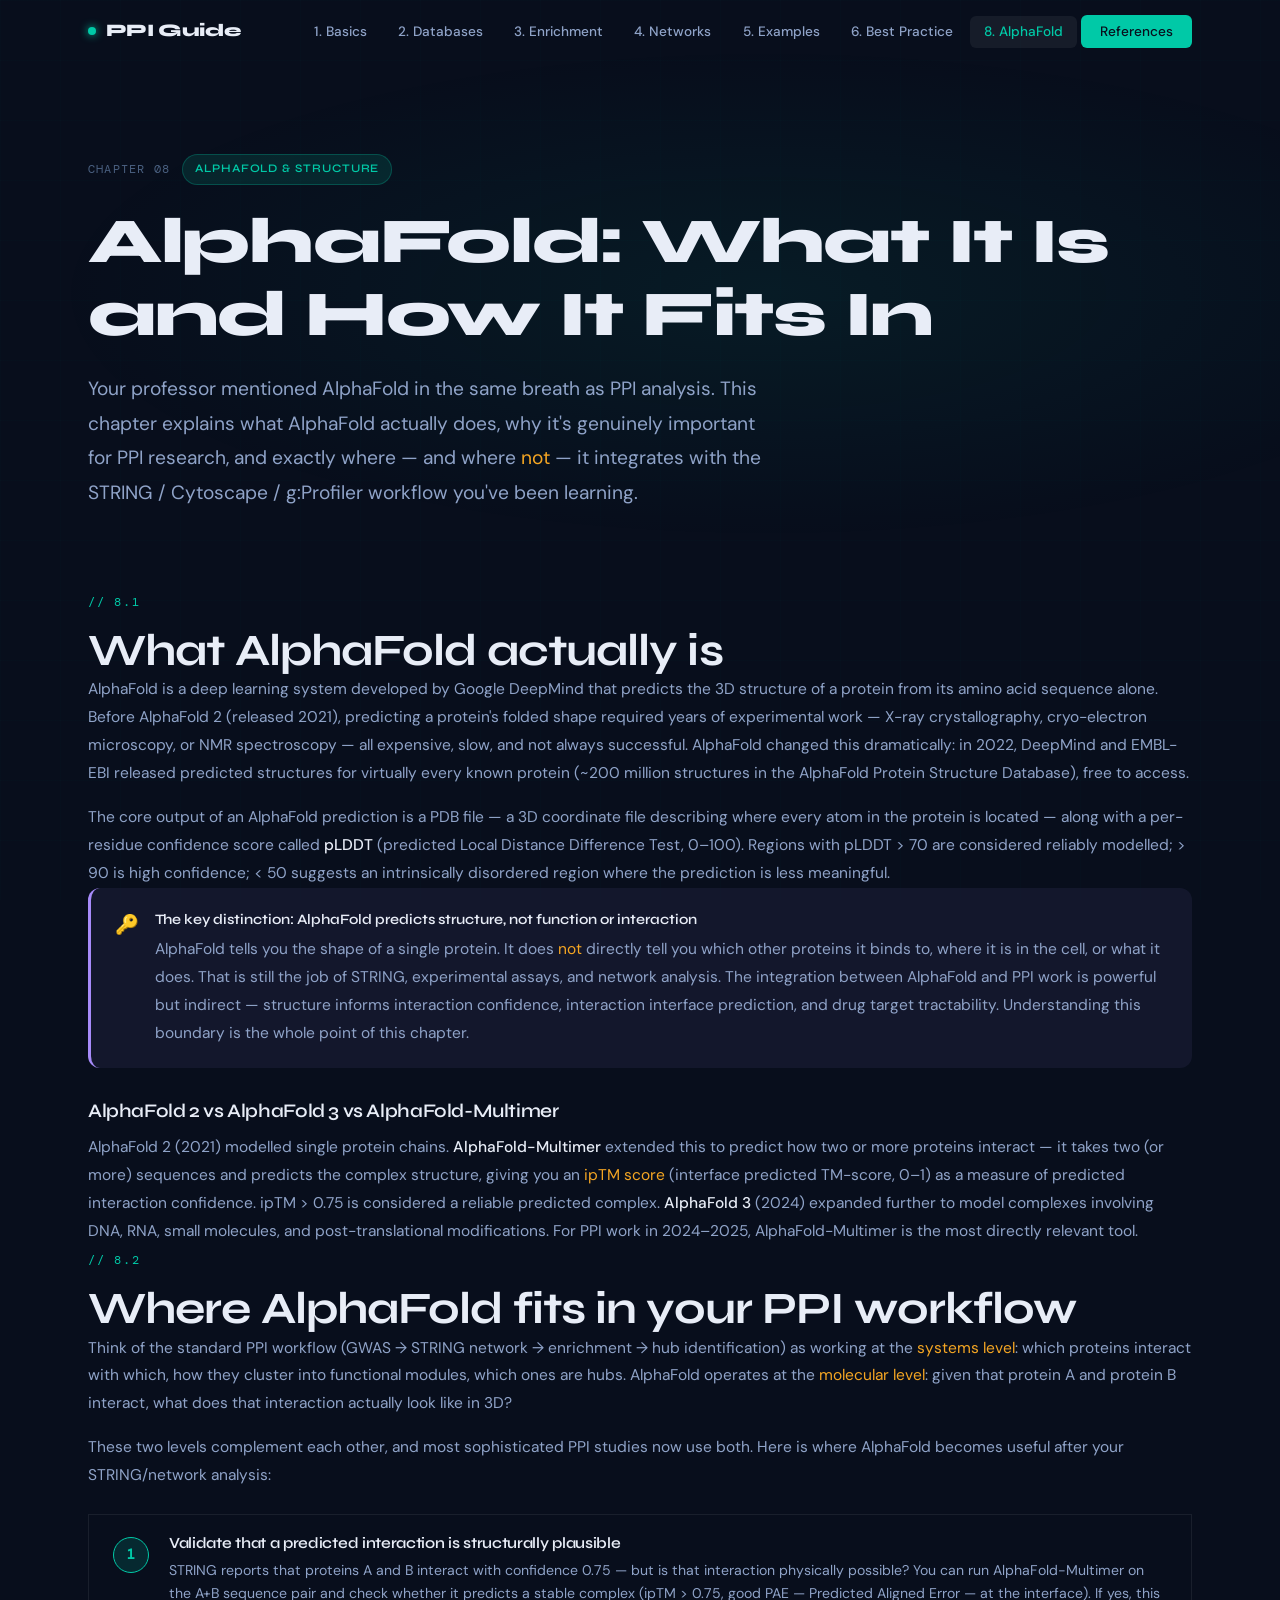
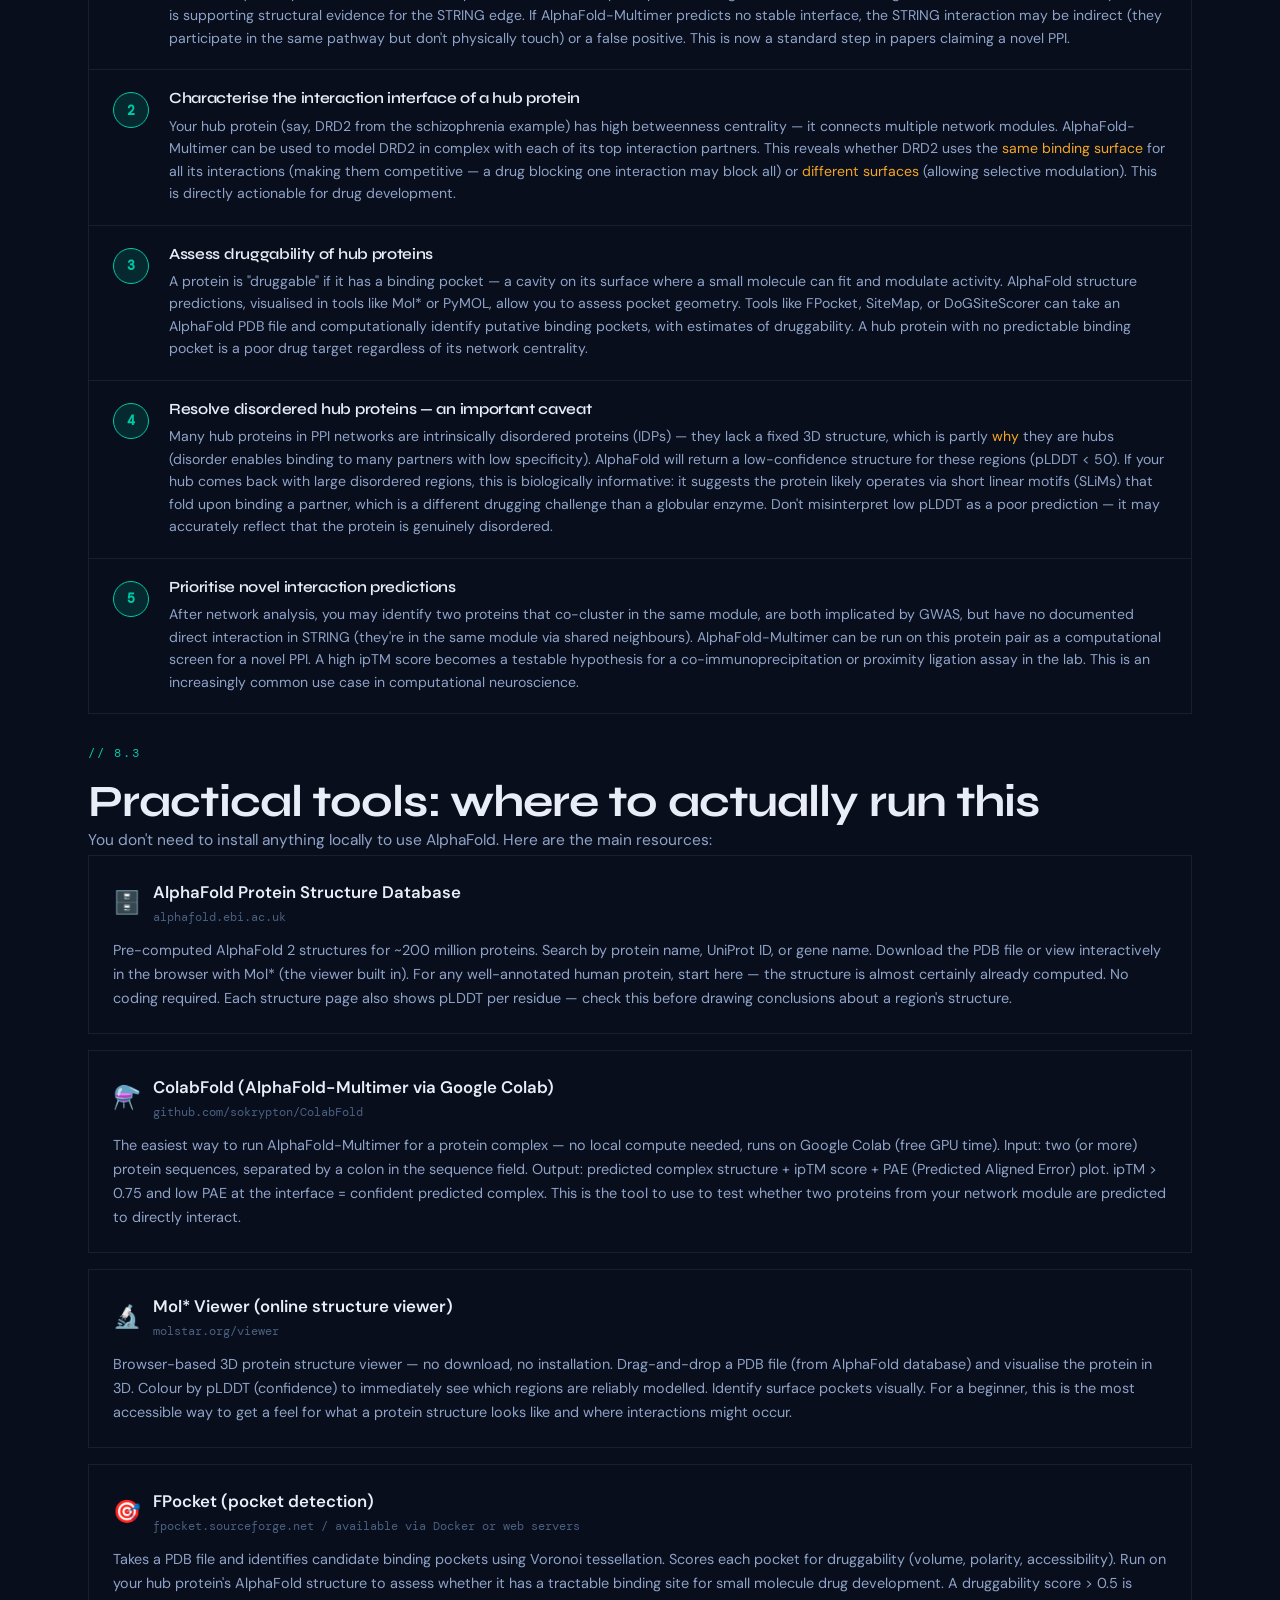
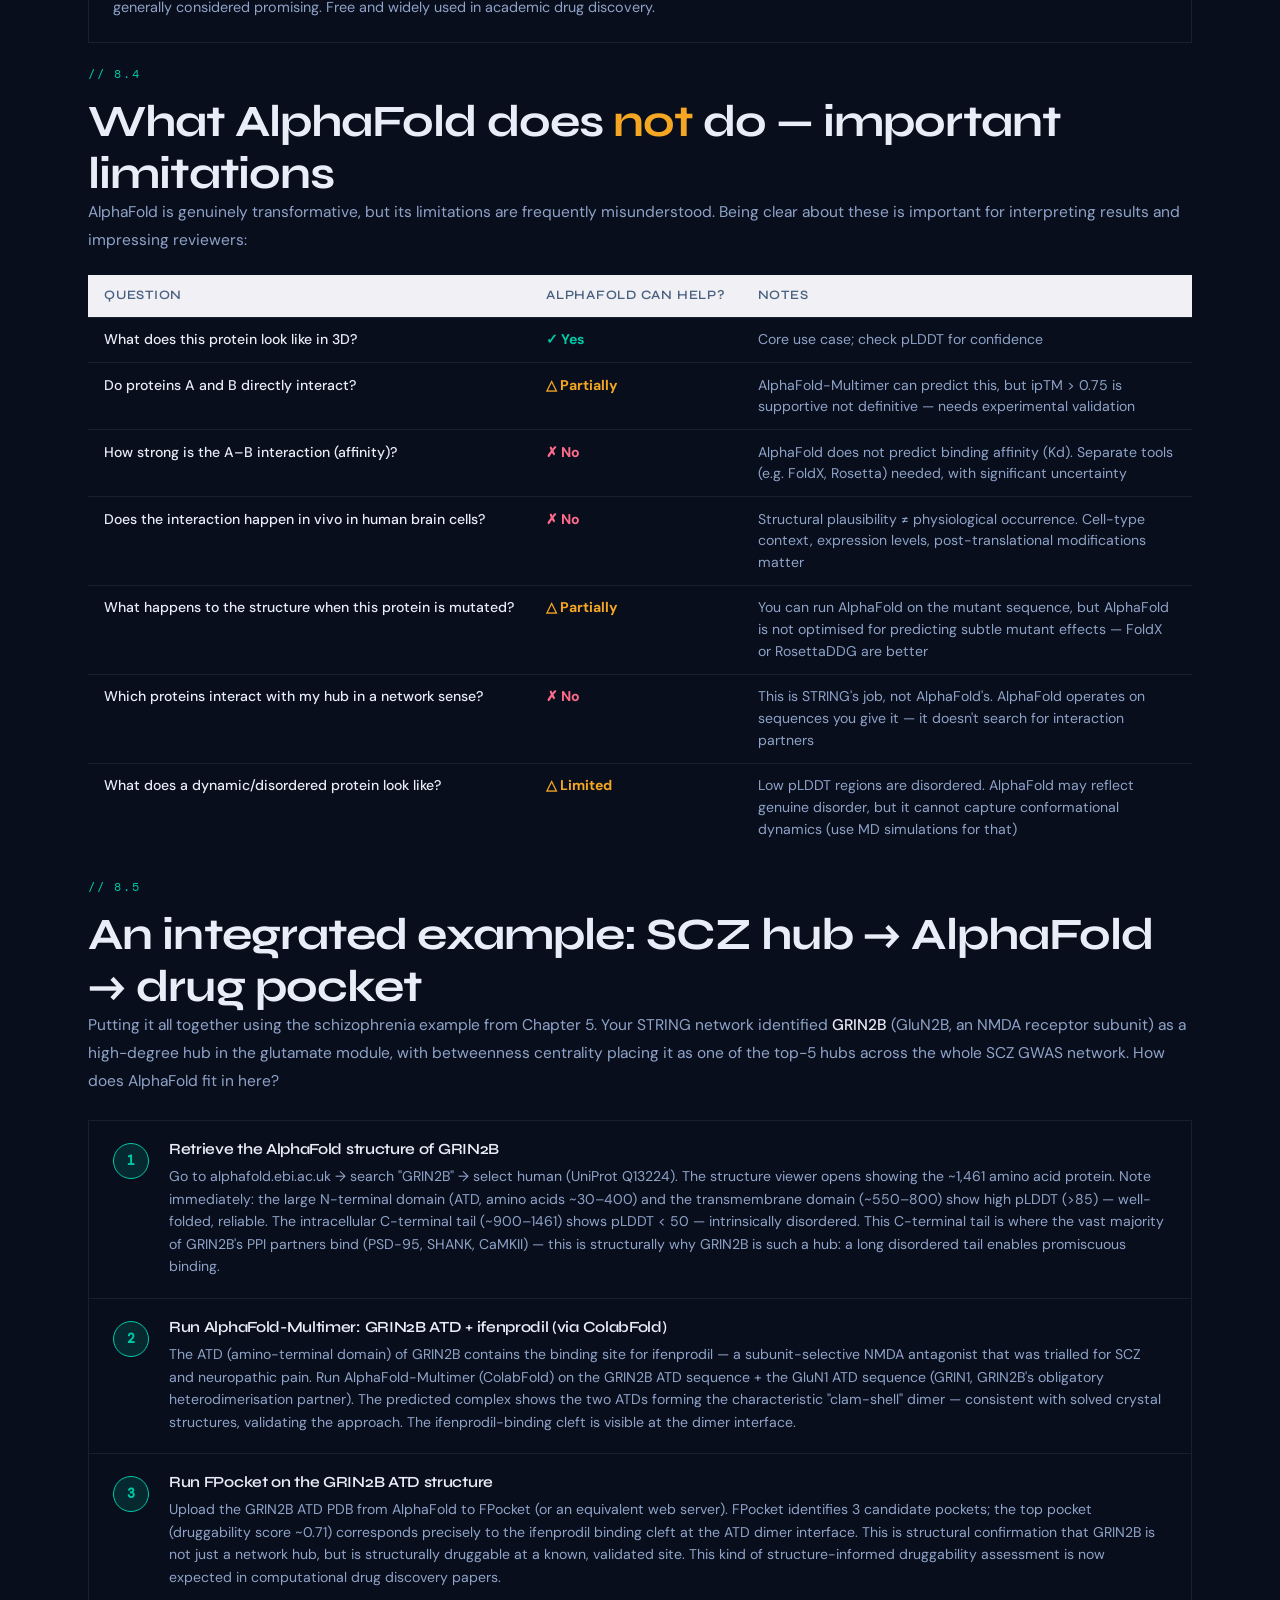
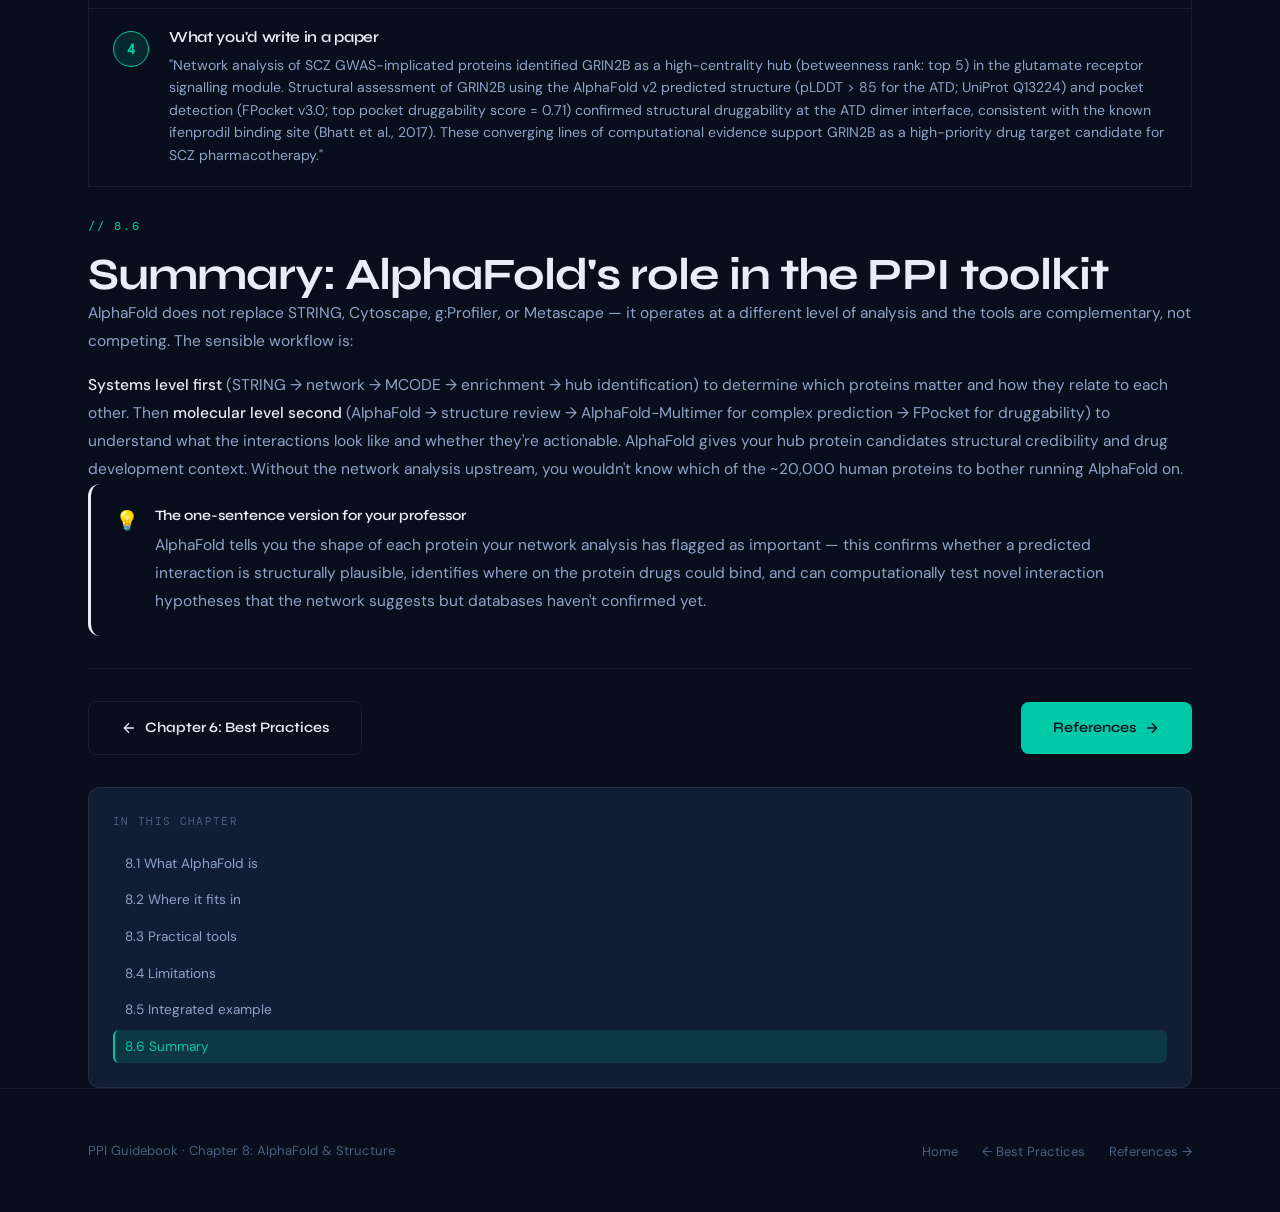
<file: 08-alphafold.html>
<!DOCTYPE html>
<html lang="en">
<head>
  <meta charset="UTF-8" />
  <meta name="viewport" content="width=device-width, initial-scale=1.0" />
  <title>Chapter 8: AlphaFold &amp; PPI — PPI Guidebook</title>
  <meta name="description" content="How AlphaFold predicted protein structures integrate with PPI network analysis — what it adds, how to use the AlphaFold database, and how structure informs interaction confidence." />
  <link rel="stylesheet" href="assets/css/main.css" />
  <link rel="stylesheet" href="assets/css/animations.css" />
  <style>
    .content-section h3 { font-size:1.2rem; margin:2rem 0 0.75rem; }
    .content-section p  { font-size:0.97rem; }
    .workflow-steps { display:flex; flex-direction:column; gap:0; margin:1.5rem 0; }
    .workflow-step {
      display:flex; gap:1.25rem; align-items:flex-start;
      padding:1.25rem 1.5rem;
      background:var(--card);
      border:1px solid var(--border);
      border-bottom:none;
      position:relative;
    }
    .workflow-step:first-child { border-radius:var(--radius) var(--radius) 0 0; }
    .workflow-step:last-child { border-bottom:1px solid var(--border); border-radius:0 0 var(--radius) var(--radius); }
    .workflow-step__num {
      min-width:36px; height:36px;
      border-radius:50%;
      background:var(--teal-glow,rgba(0,201,167,0.1));
      border:1.5px solid var(--teal,#00c9a7);
      display:flex; align-items:center; justify-content:center;
      font-family:var(--font-mono); font-size:0.8rem;
      color:var(--teal,#00c9a7); font-weight:600;
      flex-shrink:0; margin-top:2px;
    }
    .workflow-step__body h4 { margin:0 0 0.4rem; font-size:0.97rem; }
    .workflow-step__body p  { margin:0; font-size:0.88rem; color:var(--text-secondary); line-height:1.6; }
    .tool-card {
      background:var(--card); border:1px solid var(--border);
      border-radius:var(--radius); padding:1.4rem 1.5rem;
      margin-bottom:1rem;
    }
    .tool-card__header { display:flex; align-items:center; gap:0.75rem; margin-bottom:0.75rem; }
    .tool-card__icon { font-size:1.4rem; }
    .tool-card__name { font-size:1.05rem; font-weight:600; color:var(--text-primary); }
    .tool-card__url { font-family:var(--font-mono); font-size:0.75rem; color:var(--text-muted); }
    .tool-card p { font-size:0.9rem; color:var(--text-secondary); line-height:1.65; margin:0; }
    .comparison-table { width:100%; border-collapse:collapse; margin:1.25rem 0; font-size:0.88rem; }
    .comparison-table th { background:var(--bg-secondary,#f0f0f5); padding:0.6rem 1rem; text-align:left; font-size:0.8rem; text-transform:uppercase; letter-spacing:0.06em; color:var(--text-muted); border-bottom:2px solid var(--border); }
    .comparison-table td { padding:0.7rem 1rem; border-bottom:1px solid var(--border); vertical-align:top; line-height:1.55; }
    .comparison-table tr:last-child td { border-bottom:none; }
    .comparison-table td:first-child { font-weight:500; color:var(--text-primary); white-space:nowrap; }
    .tick { color:var(--teal,#00c9a7); font-weight:700; }
    .cross { color:var(--rose,#ff6b8a); font-weight:700; }
    .partial { color:var(--amber,#f59e0b); font-weight:700; }
  </style>
</head>
<body>
  <div class="progress-bar"></div>
  <nav class="nav">
    <div class="nav__inner">
      <a href="index.html" class="nav__logo"><span class="nav__logo-dot"></span>PPI Guide</a>
      <ul class="nav__links">
        <li><a href="01-ppi-basics.html">1. Basics</a></li>
        <li><a href="02-databases.html">2. Databases</a></li>
        <li><a href="03-enrichment.html">3. Enrichment</a></li>
        <li><a href="04-network-analysis.html">4. Networks</a></li>
        <li><a href="05-worked-examples.html">5. Examples</a></li>
        <li><a href="06-best-practices.html">6. Best Practice</a></li>
        <li><a href="08-alphafold.html" class="active">8. AlphaFold</a></li>
        <li><a href="07-references.html" class="nav__cta">References</a></li>
      </ul>
      <button class="nav__hamburger" aria-label="Toggle menu" aria-expanded="false"><span></span><span></span><span></span></button>
    </div>
  </nav>

  <header class="page-hero" style="background:radial-gradient(ellipse 80% 60% at 60% 50%,rgba(0,201,167,0.07) 0%,transparent 70%);">
    <div class="container">
      <div class="page-hero__eyebrow">
        <span class="page-hero__chapter">Chapter 08</span>
        <span class="badge badge--teal">AlphaFold &amp; Structure</span>
      </div>
      <h1 class="animate-fade-up">AlphaFold: What It Is and How It Fits In</h1>
      <p class="animate-fade-up animate-fade-up--d1">Your professor mentioned AlphaFold in the same breath as PPI analysis. This chapter explains what AlphaFold actually does, why it's genuinely important for PPI research, and exactly where — and where <em>not</em> — it integrates with the STRING / Cytoscape / g:Profiler workflow you've been learning.</p>
    </div>
  </header>

  <main>
    <div class="container">
      <div class="content-layout">
        <div class="content-main">

          <!-- What is AlphaFold -->
          <div class="content-section reveal" id="what-is">
            <span class="section-label">// 8.1</span>
            <h2>What AlphaFold actually is</h2>
            <p>AlphaFold is a deep learning system developed by Google DeepMind that predicts the 3D structure of a protein from its amino acid sequence alone. Before AlphaFold 2 (released 2021), predicting a protein's folded shape required years of experimental work — X-ray crystallography, cryo-electron microscopy, or NMR spectroscopy — all expensive, slow, and not always successful. AlphaFold changed this dramatically: in 2022, DeepMind and EMBL-EBI released predicted structures for virtually every known protein (~200 million structures in the AlphaFold Protein Structure Database), free to access.</p>
            <p>The core output of an AlphaFold prediction is a PDB file — a 3D coordinate file describing where every atom in the protein is located — along with a per-residue confidence score called <strong>pLDDT</strong> (predicted Local Distance Difference Test, 0–100). Regions with pLDDT &gt; 70 are considered reliably modelled; &gt; 90 is high confidence; &lt; 50 suggests an intrinsically disordered region where the prediction is less meaningful.</p>

            <div class="callout callout--key">
              <div class="callout__icon">🔑</div>
              <div>
                <div class="callout__title">The key distinction: AlphaFold predicts structure, not function or interaction</div>
                <p>AlphaFold tells you the shape of a single protein. It does <em>not</em> directly tell you which other proteins it binds to, where it is in the cell, or what it does. That is still the job of STRING, experimental assays, and network analysis. The integration between AlphaFold and PPI work is powerful but indirect — structure informs interaction confidence, interaction interface prediction, and drug target tractability. Understanding this boundary is the whole point of this chapter.</p>
              </div>
            </div>

            <h3>AlphaFold 2 vs AlphaFold 3 vs AlphaFold-Multimer</h3>
            <p>AlphaFold 2 (2021) modelled single protein chains. <strong>AlphaFold-Multimer</strong> extended this to predict how two or more proteins interact — it takes two (or more) sequences and predicts the complex structure, giving you an <em>ipTM score</em> (interface predicted TM-score, 0–1) as a measure of predicted interaction confidence. ipTM &gt; 0.75 is considered a reliable predicted complex. <strong>AlphaFold 3</strong> (2024) expanded further to model complexes involving DNA, RNA, small molecules, and post-translational modifications. For PPI work in 2024–2025, AlphaFold-Multimer is the most directly relevant tool.</p>
          </div>

          <!-- Where it fits in the workflow -->
          <div class="content-section reveal" id="workflow">
            <span class="section-label">// 8.2</span>
            <h2>Where AlphaFold fits in your PPI workflow</h2>
            <p>Think of the standard PPI workflow (GWAS → STRING network → enrichment → hub identification) as working at the <em>systems level</em>: which proteins interact with which, how they cluster into functional modules, which ones are hubs. AlphaFold operates at the <em>molecular level</em>: given that protein A and protein B interact, what does that interaction actually look like in 3D?</p>
            <p>These two levels complement each other, and most sophisticated PPI studies now use both. Here is where AlphaFold becomes useful after your STRING/network analysis:</p>

            <div class="workflow-steps">
              <div class="workflow-step">
                <div class="workflow-step__num">1</div>
                <div class="workflow-step__body">
                  <h4>Validate that a predicted interaction is structurally plausible</h4>
                  <p>STRING reports that proteins A and B interact with confidence 0.75 — but is that interaction physically possible? You can run AlphaFold-Multimer on the A+B sequence pair and check whether it predicts a stable complex (ipTM &gt; 0.75, good PAE — Predicted Aligned Error — at the interface). If yes, this is supporting structural evidence for the STRING edge. If AlphaFold-Multimer predicts no stable interface, the STRING interaction may be indirect (they participate in the same pathway but don't physically touch) or a false positive. This is now a standard step in papers claiming a novel PPI.</p>
                </div>
              </div>
              <div class="workflow-step">
                <div class="workflow-step__num">2</div>
                <div class="workflow-step__body">
                  <h4>Characterise the interaction interface of a hub protein</h4>
                  <p>Your hub protein (say, DRD2 from the schizophrenia example) has high betweenness centrality — it connects multiple network modules. AlphaFold-Multimer can be used to model DRD2 in complex with each of its top interaction partners. This reveals whether DRD2 uses the <em>same binding surface</em> for all its interactions (making them competitive — a drug blocking one interaction may block all) or <em>different surfaces</em> (allowing selective modulation). This is directly actionable for drug development.</p>
                </div>
              </div>
              <div class="workflow-step">
                <div class="workflow-step__num">3</div>
                <div class="workflow-step__body">
                  <h4>Assess druggability of hub proteins</h4>
                  <p>A protein is "druggable" if it has a binding pocket — a cavity on its surface where a small molecule can fit and modulate activity. AlphaFold structure predictions, visualised in tools like Mol* or PyMOL, allow you to assess pocket geometry. Tools like FPocket, SiteMap, or DoGSiteScorer can take an AlphaFold PDB file and computationally identify putative binding pockets, with estimates of druggability. A hub protein with no predictable binding pocket is a poor drug target regardless of its network centrality.</p>
                </div>
              </div>
              <div class="workflow-step">
                <div class="workflow-step__num">4</div>
                <div class="workflow-step__body">
                  <h4>Resolve disordered hub proteins — an important caveat</h4>
                  <p>Many hub proteins in PPI networks are intrinsically disordered proteins (IDPs) — they lack a fixed 3D structure, which is partly <em>why</em> they are hubs (disorder enables binding to many partners with low specificity). AlphaFold will return a low-confidence structure for these regions (pLDDT &lt; 50). If your hub comes back with large disordered regions, this is biologically informative: it suggests the protein likely operates via short linear motifs (SLiMs) that fold upon binding a partner, which is a different drugging challenge than a globular enzyme. Don't misinterpret low pLDDT as a poor prediction — it may accurately reflect that the protein is genuinely disordered.</p>
                </div>
              </div>
              <div class="workflow-step">
                <div class="workflow-step__num">5</div>
                <div class="workflow-step__body">
                  <h4>Prioritise novel interaction predictions</h4>
                  <p>After network analysis, you may identify two proteins that co-cluster in the same module, are both implicated by GWAS, but have no documented direct interaction in STRING (they're in the same module via shared neighbours). AlphaFold-Multimer can be run on this protein pair as a computational screen for a novel PPI. A high ipTM score becomes a testable hypothesis for a co-immunoprecipitation or proximity ligation assay in the lab. This is an increasingly common use case in computational neuroscience.</p>
                </div>
              </div>
            </div>
          </div>

          <!-- Tools to use -->
          <div class="content-section reveal" id="tools">
            <span class="section-label">// 8.3</span>
            <h2>Practical tools: where to actually run this</h2>
            <p>You don't need to install anything locally to use AlphaFold. Here are the main resources:</p>

            <div class="tool-card">
              <div class="tool-card__header">
                <div class="tool-card__icon">🗄️</div>
                <div>
                  <div class="tool-card__name">AlphaFold Protein Structure Database</div>
                  <div class="tool-card__url">alphafold.ebi.ac.uk</div>
                </div>
              </div>
              <p>Pre-computed AlphaFold 2 structures for ~200 million proteins. Search by protein name, UniProt ID, or gene name. Download the PDB file or view interactively in the browser with Mol* (the viewer built in). For any well-annotated human protein, start here — the structure is almost certainly already computed. No coding required. Each structure page also shows pLDDT per residue — check this before drawing conclusions about a region's structure.</p>
            </div>

            <div class="tool-card">
              <div class="tool-card__header">
                <div class="tool-card__icon">⚗️</div>
                <div>
                  <div class="tool-card__name">ColabFold (AlphaFold-Multimer via Google Colab)</div>
                  <div class="tool-card__url">github.com/sokrypton/ColabFold</div>
                </div>
              </div>
              <p>The easiest way to run AlphaFold-Multimer for a protein complex — no local compute needed, runs on Google Colab (free GPU time). Input: two (or more) protein sequences, separated by a colon in the sequence field. Output: predicted complex structure + ipTM score + PAE (Predicted Aligned Error) plot. ipTM &gt; 0.75 and low PAE at the interface = confident predicted complex. This is the tool to use to test whether two proteins from your network module are predicted to directly interact.</p>
            </div>

            <div class="tool-card">
              <div class="tool-card__header">
                <div class="tool-card__icon">🔬</div>
                <div>
                  <div class="tool-card__name">Mol* Viewer (online structure viewer)</div>
                  <div class="tool-card__url">molstar.org/viewer</div>
                </div>
              </div>
              <p>Browser-based 3D protein structure viewer — no download, no installation. Drag-and-drop a PDB file (from AlphaFold database) and visualise the protein in 3D. Colour by pLDDT (confidence) to immediately see which regions are reliably modelled. Identify surface pockets visually. For a beginner, this is the most accessible way to get a feel for what a protein structure looks like and where interactions might occur.</p>
            </div>

            <div class="tool-card">
              <div class="tool-card__header">
                <div class="tool-card__icon">🎯</div>
                <div>
                  <div class="tool-card__name">FPocket (pocket detection)</div>
                  <div class="tool-card__url">fpocket.sourceforge.net / available via Docker or web servers</div>
                </div>
              </div>
              <p>Takes a PDB file and identifies candidate binding pockets using Voronoi tessellation. Scores each pocket for druggability (volume, polarity, accessibility). Run on your hub protein's AlphaFold structure to assess whether it has a tractable binding site for small molecule drug development. A druggability score &gt; 0.5 is generally considered promising. Free and widely used in academic drug discovery.</p>
            </div>
          </div>

          <!-- What AlphaFold doesn't do -->
          <div class="content-section reveal" id="limits">
            <span class="section-label">// 8.4</span>
            <h2>What AlphaFold does <em>not</em> do — important limitations</h2>
            <p>AlphaFold is genuinely transformative, but its limitations are frequently misunderstood. Being clear about these is important for interpreting results and impressing reviewers:</p>

            <table class="comparison-table">
              <thead>
                <tr>
                  <th>Question</th>
                  <th>AlphaFold can help?</th>
                  <th>Notes</th>
                </tr>
              </thead>
              <tbody>
                <tr>
                  <td>What does this protein look like in 3D?</td>
                  <td><span class="tick">✓ Yes</span></td>
                  <td>Core use case; check pLDDT for confidence</td>
                </tr>
                <tr>
                  <td>Do proteins A and B directly interact?</td>
                  <td><span class="partial">△ Partially</span></td>
                  <td>AlphaFold-Multimer can predict this, but ipTM &gt; 0.75 is supportive not definitive — needs experimental validation</td>
                </tr>
                <tr>
                  <td>How strong is the A–B interaction (affinity)?</td>
                  <td><span class="cross">✗ No</span></td>
                  <td>AlphaFold does not predict binding affinity (Kd). Separate tools (e.g. FoldX, Rosetta) needed, with significant uncertainty</td>
                </tr>
                <tr>
                  <td>Does the interaction happen in vivo in human brain cells?</td>
                  <td><span class="cross">✗ No</span></td>
                  <td>Structural plausibility ≠ physiological occurrence. Cell-type context, expression levels, post-translational modifications matter</td>
                </tr>
                <tr>
                  <td>What happens to the structure when this protein is mutated?</td>
                  <td><span class="partial">△ Partially</span></td>
                  <td>You can run AlphaFold on the mutant sequence, but AlphaFold is not optimised for predicting subtle mutant effects — FoldX or RosettaDDG are better</td>
                </tr>
                <tr>
                  <td>Which proteins interact with my hub in a network sense?</td>
                  <td><span class="cross">✗ No</span></td>
                  <td>This is STRING's job, not AlphaFold's. AlphaFold operates on sequences you give it — it doesn't search for interaction partners</td>
                </tr>
                <tr>
                  <td>What does a dynamic/disordered protein look like?</td>
                  <td><span class="partial">△ Limited</span></td>
                  <td>Low pLDDT regions are disordered. AlphaFold may reflect genuine disorder, but it cannot capture conformational dynamics (use MD simulations for that)</td>
                </tr>
              </tbody>
            </table>
          </div>

          <!-- Integrated workflow example -->
          <div class="content-section reveal" id="integrated">
            <span class="section-label">// 8.5</span>
            <h2>An integrated example: SCZ hub → AlphaFold → drug pocket</h2>
            <p>Putting it all together using the schizophrenia example from Chapter 5. Your STRING network identified <strong>GRIN2B</strong> (GluN2B, an NMDA receptor subunit) as a high-degree hub in the glutamate module, with betweenness centrality placing it as one of the top-5 hubs across the whole SCZ GWAS network. How does AlphaFold fit in here?</p>

            <div class="workflow-steps">
              <div class="workflow-step">
                <div class="workflow-step__num">1</div>
                <div class="workflow-step__body">
                  <h4>Retrieve the AlphaFold structure of GRIN2B</h4>
                  <p>Go to alphafold.ebi.ac.uk → search "GRIN2B" → select human (UniProt Q13224). The structure viewer opens showing the ~1,461 amino acid protein. Note immediately: the large N-terminal domain (ATD, amino acids ~30–400) and the transmembrane domain (~550–800) show high pLDDT (&gt;85) — well-folded, reliable. The intracellular C-terminal tail (~900–1461) shows pLDDT &lt; 50 — intrinsically disordered. This C-terminal tail is where the vast majority of GRIN2B's PPI partners bind (PSD-95, SHANK, CaMKII) — this is structurally why GRIN2B is such a hub: a long disordered tail enables promiscuous binding.</p>
                </div>
              </div>
              <div class="workflow-step">
                <div class="workflow-step__num">2</div>
                <div class="workflow-step__body">
                  <h4>Run AlphaFold-Multimer: GRIN2B ATD + ifenprodil (via ColabFold)</h4>
                  <p>The ATD (amino-terminal domain) of GRIN2B contains the binding site for ifenprodil — a subunit-selective NMDA antagonist that was trialled for SCZ and neuropathic pain. Run AlphaFold-Multimer (ColabFold) on the GRIN2B ATD sequence + the GluN1 ATD sequence (GRIN1, GRIN2B's obligatory heterodimerisation partner). The predicted complex shows the two ATDs forming the characteristic "clam-shell" dimer — consistent with solved crystal structures, validating the approach. The ifenprodil-binding cleft is visible at the dimer interface.</p>
                </div>
              </div>
              <div class="workflow-step">
                <div class="workflow-step__num">3</div>
                <div class="workflow-step__body">
                  <h4>Run FPocket on the GRIN2B ATD structure</h4>
                  <p>Upload the GRIN2B ATD PDB from AlphaFold to FPocket (or an equivalent web server). FPocket identifies 3 candidate pockets; the top pocket (druggability score ~0.71) corresponds precisely to the ifenprodil binding cleft at the ATD dimer interface. This is structural confirmation that GRIN2B is not just a network hub, but is structurally druggable at a known, validated site. This kind of structure-informed druggability assessment is now expected in computational drug discovery papers.</p>
                </div>
              </div>
              <div class="workflow-step">
                <div class="workflow-step__num">4</div>
                <div class="workflow-step__body">
                  <h4>What you'd write in a paper</h4>
                  <p>"Network analysis of SCZ GWAS-implicated proteins identified GRIN2B as a high-centrality hub (betweenness rank: top 5) in the glutamate receptor signalling module. Structural assessment of GRIN2B using the AlphaFold v2 predicted structure (pLDDT &gt; 85 for the ATD; UniProt Q13224) and pocket detection (FPocket v3.0; top pocket druggability score = 0.71) confirmed structural druggability at the ATD dimer interface, consistent with the known ifenprodil binding site (Bhatt et al., 2017). These converging lines of computational evidence support GRIN2B as a high-priority drug target candidate for SCZ pharmacotherapy."</p>
                </div>
              </div>
            </div>
          </div>

          <!-- Summary -->
          <div class="content-section reveal" id="summary">
            <span class="section-label">// 8.6</span>
            <h2>Summary: AlphaFold's role in the PPI toolkit</h2>
            <p>AlphaFold does not replace STRING, Cytoscape, g:Profiler, or Metascape — it operates at a different level of analysis and the tools are complementary, not competing. The sensible workflow is:</p>
            <p><strong>Systems level first</strong> (STRING → network → MCODE → enrichment → hub identification) to determine which proteins matter and how they relate to each other. Then <strong>molecular level second</strong> (AlphaFold → structure review → AlphaFold-Multimer for complex prediction → FPocket for druggability) to understand what the interactions look like and whether they're actionable. AlphaFold gives your hub protein candidates structural credibility and drug development context. Without the network analysis upstream, you wouldn't know which of the ~20,000 human proteins to bother running AlphaFold on.</p>

            <div class="callout callout--insight">
              <div class="callout__icon">💡</div>
              <div>
                <div class="callout__title">The one-sentence version for your professor</div>
                <p>AlphaFold tells you the shape of each protein your network analysis has flagged as important — this confirms whether a predicted interaction is structurally plausible, identifies where on the protein drugs could bind, and can computationally test novel interaction hypotheses that the network suggests but databases haven't confirmed yet.</p>
              </div>
            </div>
          </div>

          <!-- Chapter nav -->
          <div class="reveal" style="display:flex; justify-content:space-between; align-items:center; padding:2rem 0; border-top:1px solid var(--border); margin-top:2rem;">
            <a href="06-best-practices.html" class="btn btn--ghost">
              <svg width="16" height="16" fill="none" stroke="currentColor" stroke-width="2" viewBox="0 0 24 24"><path d="M19 12H5M12 19l-7-7 7-7"/></svg>
              Chapter 6: Best Practices
            </a>
            <a href="07-references.html" class="btn btn--primary">
              References
              <svg width="16" height="16" fill="none" stroke="currentColor" stroke-width="2" viewBox="0 0 24 24"><path d="M5 12h14M12 5l7 7-7 7"/></svg>
            </a>
          </div>

        </div>

        <aside>
          <nav class="toc" aria-label="Table of contents">
            <div class="toc__title">In this chapter</div>
            <ul class="toc__list">
              <li><a href="#what-is">8.1 What AlphaFold is</a></li>
              <li><a href="#workflow">8.2 Where it fits in</a></li>
              <li><a href="#tools">8.3 Practical tools</a></li>
              <li><a href="#limits">8.4 Limitations</a></li>
              <li><a href="#integrated">8.5 Integrated example</a></li>
              <li><a href="#summary">8.6 Summary</a></li>
            </ul>
          </nav>
        </aside>
      </div>
    </div>
  </main>

  <footer class="footer">
    <div class="container">
      <div class="footer__inner">
        <p class="footer__copy">PPI Guidebook · Chapter 8: AlphaFold &amp; Structure</p>
        <ul class="footer__links">
          <li><a href="index.html">Home</a></li>
          <li><a href="06-best-practices.html">← Best Practices</a></li>
          <li><a href="07-references.html">References →</a></li>
        </ul>
      </div>
    </div>
  </footer>

  <script src="assets/js/nav.js"></script>
  <script src="assets/js/interactive.js"></script>
</body>
</html>
</file>
<file: assets/css/main.css>
/* ============================================================
   PPI GUIDEBOOK — MAIN DESIGN SYSTEM
   ============================================================ */

@import url('https://fonts.googleapis.com/css2?family=Syne:wght@400;500;600;700;800&family=DM+Sans:ital,opsz,wght@0,9..40,300;0,9..40,400;0,9..40,500;1,9..40,300&family=DM+Mono:wght@400;500&display=swap');

/* ── CSS Variables ─────────────────────────────────────────── */
:root {
  /* Core palette */
  --navy:        #080e1c;
  --navy-mid:    #0d1628;
  --navy-light:  #132040;
  --navy-card:   #111d35;
  --teal:        #00c9a7;
  --teal-dim:    #00a38a;
  --teal-glow:   rgba(0,201,167,0.15);
  --amber:       #f5a623;
  --amber-dim:   #c47f0e;
  --rose:        #ff6b8a;
  --lavender:    #a78bfa;

  /* Text */
  --text-primary:   #e8edf7;
  --text-secondary: #8fa3c8;
  --text-muted:     #4a6080;

  /* Borders */
  --border:       rgba(255,255,255,0.07);
  --border-teal:  rgba(0,201,167,0.25);

  /* Typography */
  --font-display: 'Syne', sans-serif;
  --font-body:    'DM Sans', sans-serif;
  --font-mono:    'DM Mono', monospace;

  /* Spacing */
  --section-pad: clamp(4rem, 8vw, 8rem);
  --content-max: 1200px;
  --content-narrow: 800px;

  /* Transitions */
  --ease: cubic-bezier(0.23, 1, 0.32, 1);
  --ease-spring: cubic-bezier(0.34, 1.56, 0.64, 1);

  /* Shadows */
  --shadow-card:  0 4px 32px rgba(0,0,0,0.4), 0 1px 0 rgba(255,255,255,0.05) inset;
  --shadow-glow:  0 0 40px rgba(0,201,167,0.2);
}

/* ── Reset & Base ──────────────────────────────────────────── */
*, *::before, *::after { box-sizing: border-box; margin: 0; padding: 0; }

html {
  scroll-behavior: smooth;
  font-size: 16px;
  -webkit-font-smoothing: antialiased;
}

body {
  font-family: var(--font-body);
  background: var(--navy);
  color: var(--text-primary);
  line-height: 1.7;
  overflow-x: hidden;
}

/* Subtle grid texture */
body::before {
  content: '';
  position: fixed;
  inset: 0;
  background-image:
    linear-gradient(rgba(0,201,167,0.015) 1px, transparent 1px),
    linear-gradient(90deg, rgba(0,201,167,0.015) 1px, transparent 1px);
  background-size: 60px 60px;
  pointer-events: none;
  z-index: 0;
}

/* ── Typography ────────────────────────────────────────────── */
h1, h2, h3, h4, h5 {
  font-family: var(--font-display);
  line-height: 1.15;
  letter-spacing: -0.02em;
  color: var(--text-primary);
}

h1 { font-size: clamp(2.4rem, 5vw, 4rem); font-weight: 800; }
h2 { font-size: clamp(1.8rem, 3.5vw, 2.8rem); font-weight: 700; }
h3 { font-size: clamp(1.3rem, 2.5vw, 1.7rem); font-weight: 600; }
h4 { font-size: 1.15rem; font-weight: 600; }

p { color: var(--text-secondary); line-height: 1.8; }
p + p { margin-top: 1rem; }

a { color: var(--teal); text-decoration: none; transition: color 0.2s; }
a:hover { color: #fff; }

strong { color: var(--text-primary); font-weight: 500; }
em { color: var(--amber); font-style: normal; }

code {
  font-family: var(--font-mono);
  font-size: 0.85em;
  background: rgba(0,201,167,0.1);
  color: var(--teal);
  padding: 0.15em 0.45em;
  border-radius: 4px;
  border: 1px solid rgba(0,201,167,0.2);
}

/* ── Layout Utilities ──────────────────────────────────────── */
.container {
  max-width: var(--content-max);
  margin: 0 auto;
  padding: 0 clamp(1.5rem, 5vw, 3rem);
  position: relative;
  z-index: 1;
}

.container--narrow {
  max-width: var(--content-narrow);
  margin: 0 auto;
  padding: 0 clamp(1.5rem, 5vw, 3rem);
  position: relative;
  z-index: 1;
}

section { padding: var(--section-pad) 0; }

.grid-2 { display: grid; grid-template-columns: repeat(auto-fit, minmax(min(100%, 480px), 1fr)); gap: 2rem; }
.grid-3 { display: grid; grid-template-columns: repeat(auto-fit, minmax(min(100%, 320px), 1fr)); gap: 1.5rem; }
.grid-4 { display: grid; grid-template-columns: repeat(auto-fit, minmax(min(100%, 240px), 1fr)); gap: 1.5rem; }

/* ── Navigation ────────────────────────────────────────────── */
.nav {
  position: fixed;
  top: 0; left: 0; right: 0;
  z-index: 1000;
  padding: 1rem 0;
  transition: all 0.4s var(--ease);
}

.nav.scrolled {
  background: rgba(8,14,28,0.92);
  backdrop-filter: blur(20px);
  -webkit-backdrop-filter: blur(20px);
  border-bottom: 1px solid var(--border);
  padding: 0.7rem 0;
}

.nav__inner {
  display: flex;
  align-items: center;
  justify-content: space-between;
  max-width: var(--content-max);
  margin: 0 auto;
  padding: 0 clamp(1.5rem, 5vw, 3rem);
}

.nav__logo {
  font-family: var(--font-display);
  font-weight: 800;
  font-size: 1.1rem;
  color: var(--text-primary);
  display: flex;
  align-items: center;
  gap: 0.6rem;
  letter-spacing: -0.02em;
}

.nav__logo-dot {
  width: 8px; height: 8px;
  background: var(--teal);
  border-radius: 50%;
  box-shadow: 0 0 8px var(--teal);
  animation: pulse-dot 2s ease-in-out infinite;
}

@keyframes pulse-dot {
  0%, 100% { box-shadow: 0 0 8px var(--teal); transform: scale(1); }
  50% { box-shadow: 0 0 16px var(--teal), 0 0 30px rgba(0,201,167,0.4); transform: scale(1.2); }
}

.nav__links {
  display: flex;
  align-items: center;
  gap: 0.25rem;
  list-style: none;
}

.nav__links a {
  font-size: 0.85rem;
  font-weight: 500;
  color: var(--text-secondary);
  padding: 0.45rem 0.85rem;
  border-radius: 6px;
  transition: all 0.2s;
  white-space: nowrap;
}

.nav__links a:hover,
.nav__links a.active {
  color: var(--text-primary);
  background: rgba(255,255,255,0.06);
}

.nav__links a.active { color: var(--teal); }

.nav__cta {
  font-size: 0.85rem;
  font-weight: 600;
  color: var(--navy) !important;
  background: var(--teal) !important;
  padding: 0.5rem 1.2rem !important;
  border-radius: 6px !important;
}

.nav__cta:hover { background: #00e8c0 !important; transform: translateY(-1px); }

.nav__hamburger {
  display: none;
  flex-direction: column;
  gap: 5px;
  cursor: pointer;
  padding: 0.5rem;
  background: none;
  border: none;
}

.nav__hamburger span {
  display: block;
  width: 22px;
  height: 2px;
  background: var(--text-primary);
  border-radius: 2px;
  transition: all 0.3s;
}

/* ── Progress Bar ──────────────────────────────────────────── */
.progress-bar {
  position: fixed;
  top: 0; left: 0;
  height: 2px;
  background: linear-gradient(90deg, var(--teal), var(--amber));
  z-index: 1001;
  transform-origin: left;
  transform: scaleX(0);
  transition: transform 0.1s linear;
  box-shadow: 0 0 8px rgba(0,201,167,0.6);
}

/* ── Cards ─────────────────────────────────────────────────── */
.card {
  background: var(--navy-card);
  border: 1px solid var(--border);
  border-radius: 16px;
  padding: 2rem;
  box-shadow: var(--shadow-card);
  transition: transform 0.3s var(--ease), border-color 0.3s, box-shadow 0.3s;
  position: relative;
  overflow: hidden;
}

.card::before {
  content: '';
  position: absolute;
  top: 0; left: 0; right: 0;
  height: 1px;
  background: linear-gradient(90deg, transparent, rgba(255,255,255,0.1), transparent);
}

.card:hover {
  transform: translateY(-4px);
  border-color: var(--border-teal);
  box-shadow: var(--shadow-card), 0 0 30px rgba(0,201,167,0.1);
}

.card--teal  { border-top: 2px solid var(--teal); }
.card--amber { border-top: 2px solid var(--amber); }
.card--rose  { border-top: 2px solid var(--rose); }
.card--lav   { border-top: 2px solid var(--lavender); }

/* ── Badges / Tags ─────────────────────────────────────────── */
.badge {
  display: inline-flex;
  align-items: center;
  gap: 0.4rem;
  font-size: 0.72rem;
  font-weight: 600;
  font-family: var(--font-display);
  letter-spacing: 0.08em;
  text-transform: uppercase;
  padding: 0.3rem 0.75rem;
  border-radius: 100px;
}

.badge--teal  { background: rgba(0,201,167,0.12); color: var(--teal); border: 1px solid rgba(0,201,167,0.25); }
.badge--amber { background: rgba(245,166,35,0.12); color: var(--amber); border: 1px solid rgba(245,166,35,0.25); }
.badge--rose  { background: rgba(255,107,138,0.12); color: var(--rose); border: 1px solid rgba(255,107,138,0.25); }
.badge--lav   { background: rgba(167,139,250,0.12); color: var(--lavender); border: 1px solid rgba(167,139,250,0.25); }

/* ── Buttons ───────────────────────────────────────────────── */
.btn {
  display: inline-flex;
  align-items: center;
  gap: 0.5rem;
  font-family: var(--font-display);
  font-size: 0.9rem;
  font-weight: 600;
  padding: 0.85rem 2rem;
  border-radius: 8px;
  border: none;
  cursor: pointer;
  transition: all 0.25s var(--ease);
  text-decoration: none;
  white-space: nowrap;
}

.btn--primary {
  background: var(--teal);
  color: var(--navy);
}
.btn--primary:hover {
  background: #00e8c0;
  transform: translateY(-2px);
  box-shadow: 0 8px 24px rgba(0,201,167,0.35);
  color: var(--navy);
}

.btn--ghost {
  background: transparent;
  color: var(--text-primary);
  border: 1px solid var(--border);
}
.btn--ghost:hover {
  border-color: var(--teal);
  color: var(--teal);
  background: var(--teal-glow);
  transform: translateY(-2px);
}

.btn--amber {
  background: var(--amber);
  color: var(--navy);
}
.btn--amber:hover {
  background: #ffb83d;
  transform: translateY(-2px);
  box-shadow: 0 8px 24px rgba(245,166,35,0.35);
  color: var(--navy);
}

/* ── Section Headers ───────────────────────────────────────── */
.section-header {
  margin-bottom: clamp(2.5rem, 5vw, 4rem);
}

.section-header--center { text-align: center; }

.section-label {
  display: inline-block;
  font-family: var(--font-mono);
  font-size: 0.72rem;
  letter-spacing: 0.15em;
  text-transform: uppercase;
  color: var(--teal);
  margin-bottom: 0.75rem;
}

.section-header h2 { margin-bottom: 1rem; }
.section-header p  { max-width: 580px; font-size: 1.05rem; }
.section-header--center p { margin: 0 auto; }

/* ── Dividers ──────────────────────────────────────────────── */
.divider {
  height: 1px;
  background: linear-gradient(90deg, transparent, var(--border), transparent);
  margin: 0;
}

/* ── Tooltip ───────────────────────────────────────────────── */
.tooltip-wrap { position: relative; display: inline; }

.tooltip-term {
  color: var(--teal);
  border-bottom: 1px dashed var(--teal);
  cursor: help;
}

.tooltip-box {
  display: none;
  position: absolute;
  bottom: calc(100% + 8px);
  left: 50%;
  transform: translateX(-50%);
  background: var(--navy-mid);
  border: 1px solid var(--border-teal);
  border-radius: 10px;
  padding: 0.85rem 1rem;
  width: 260px;
  font-size: 0.83rem;
  line-height: 1.5;
  color: var(--text-secondary);
  z-index: 100;
  box-shadow: 0 8px 32px rgba(0,0,0,0.5);
  pointer-events: none;
}

.tooltip-box::after {
  content: '';
  position: absolute;
  top: 100%; left: 50%;
  transform: translateX(-50%);
  border: 6px solid transparent;
  border-top-color: var(--navy-mid);
}

.tooltip-wrap:hover .tooltip-box { display: block; animation: tooltip-in 0.15s var(--ease); }

@keyframes tooltip-in {
  from { opacity: 0; transform: translateX(-50%) translateY(4px); }
  to   { opacity: 1; transform: translateX(-50%) translateY(0); }
}

/* ── Accordion ─────────────────────────────────────────────── */
.accordion { border: 1px solid var(--border); border-radius: 12px; overflow: hidden; }

.accordion__item { border-bottom: 1px solid var(--border); }
.accordion__item:last-child { border-bottom: none; }

.accordion__trigger {
  width: 100%;
  display: flex;
  align-items: center;
  justify-content: space-between;
  padding: 1.25rem 1.5rem;
  background: none;
  border: none;
  cursor: pointer;
  color: var(--text-primary);
  font-family: var(--font-display);
  font-size: 1rem;
  font-weight: 600;
  text-align: left;
  transition: background 0.2s;
  gap: 1rem;
}

.accordion__trigger:hover { background: rgba(255,255,255,0.03); }

.accordion__icon {
  width: 20px; height: 20px;
  flex-shrink: 0;
  color: var(--teal);
  transition: transform 0.3s var(--ease);
}

.accordion__trigger[aria-expanded="true"] .accordion__icon { transform: rotate(45deg); }

.accordion__body {
  max-height: 0;
  overflow: hidden;
  transition: max-height 0.4s var(--ease);
}

.accordion__body-inner { padding: 0 1.5rem 1.5rem; }

/* ── Callout Boxes ─────────────────────────────────────────── */
.callout {
  border-radius: 12px;
  padding: 1.25rem 1.5rem;
  border-left: 3px solid;
  display: flex;
  gap: 1rem;
  align-items: flex-start;
}

.callout--info    { background: rgba(0,201,167,0.07); border-color: var(--teal); }
.callout--warn    { background: rgba(245,166,35,0.07); border-color: var(--amber); }
.callout--key     { background: rgba(167,139,250,0.07); border-color: var(--lavender); }
.callout--example { background: rgba(255,107,138,0.07); border-color: var(--rose); }

.callout__icon { font-size: 1.2rem; flex-shrink: 0; margin-top: 0.1rem; }
.callout__title { font-weight: 600; color: var(--text-primary); margin-bottom: 0.25rem; font-size: 0.9rem; font-family: var(--font-display); }
.callout p { margin: 0; font-size: 0.9rem; }

/* ── Footer ────────────────────────────────────────────────── */
.footer {
  border-top: 1px solid var(--border);
  padding: 3rem 0;
  margin-top: auto;
}

.footer__inner {
  display: flex;
  align-items: center;
  justify-content: space-between;
  gap: 2rem;
  flex-wrap: wrap;
}

.footer__copy {
  font-size: 0.82rem;
  color: var(--text-muted);
}

.footer__links {
  display: flex;
  gap: 1.5rem;
  list-style: none;
}

.footer__links a {
  font-size: 0.82rem;
  color: var(--text-muted);
  transition: color 0.2s;
}

.footer__links a:hover { color: var(--teal); }

/* ── Scroll Reveal ─────────────────────────────────────────── */
.reveal {
  opacity: 0;
  transform: translateY(28px);
  transition: opacity 0.7s var(--ease), transform 0.7s var(--ease);
}

.reveal.visible {
  opacity: 1;
  transform: translateY(0);
}

.reveal--delay-1 { transition-delay: 0.1s; }
.reveal--delay-2 { transition-delay: 0.2s; }
.reveal--delay-3 { transition-delay: 0.3s; }
.reveal--delay-4 { transition-delay: 0.4s; }

/* ── Responsive ────────────────────────────────────────────── */
@media (max-width: 768px) {
  .nav__links { display: none; }
  .nav__links.open {
    display: flex;
    flex-direction: column;
    position: absolute;
    top: 100%; left: 0; right: 0;
    background: rgba(8,14,28,0.97);
    backdrop-filter: blur(20px);
    padding: 1rem;
    border-bottom: 1px solid var(--border);
    gap: 0.25rem;
  }
  .nav__hamburger { display: flex; }
  .grid-2, .grid-3, .grid-4 { grid-template-columns: 1fr; }
}

/* ── Chapter page shared styles ─────────────────────────────── */
.page-hero {
  padding: clamp(7rem, 12vw, 10rem) 0 clamp(3rem, 6vw, 5rem);
  position: relative;
  overflow: hidden;
}

.page-hero__eyebrow {
  display: flex;
  align-items: center;
  gap: 0.75rem;
  margin-bottom: 1.25rem;
}

.page-hero__chapter {
  font-family: var(--font-mono);
  font-size: 0.75rem;
  color: var(--text-muted);
  letter-spacing: 0.1em;
  text-transform: uppercase;
}

.page-hero p {
  font-size: clamp(1rem, 2vw, 1.2rem);
  max-width: 680px;
  margin-top: 1.25rem;
}

/* ── Sticky sidebar TOC ─────────────────────────────────────── */
.toc {
  position: sticky;
  top: 6rem;
  align-self: start;
  padding: 1.5rem;
  background: var(--navy-card);
  border: 1px solid var(--border);
  border-radius: 12px;
}

.toc__title {
  font-family: var(--font-mono);
  font-size: 0.7rem;
  letter-spacing: 0.12em;
  text-transform: uppercase;
  color: var(--text-muted);
  margin-bottom: 1rem;
}

.toc__list { list-style: none; }
.toc__list li + li { margin-top: 0.25rem; }

.toc__list a {
  font-size: 0.85rem;
  color: var(--text-secondary);
  padding: 0.3rem 0.6rem;
  border-radius: 6px;
  display: block;
  transition: all 0.2s;
  border-left: 2px solid transparent;
}

.toc__list a:hover,
.toc__list a.active {
  color: var(--teal);
  border-left-color: var(--teal);
  background: var(--teal-glow);
}

/* ── Table styles ───────────────────────────────────────────── */
.table-wrap { overflow-x: auto; border-radius: 12px; border: 1px solid var(--border); }

table {
  width: 100%;
  border-collapse: collapse;
  font-size: 0.9rem;
}

thead {
  background: var(--navy-light);
}

th {
  padding: 0.9rem 1.25rem;
  text-align: left;
  font-family: var(--font-display);
  font-size: 0.8rem;
  font-weight: 600;
  letter-spacing: 0.05em;
  text-transform: uppercase;
  color: var(--text-secondary);
  white-space: nowrap;
}

td {
  padding: 0.9rem 1.25rem;
  border-top: 1px solid var(--border);
  color: var(--text-secondary);
  vertical-align: top;
}

tr:hover td { background: rgba(255,255,255,0.02); }

/* Highlight cells */
.td-teal  { color: var(--teal); font-weight: 500; }
.td-amber { color: var(--amber); font-weight: 500; }

/* ── Step list ──────────────────────────────────────────────── */
.step-list { list-style: none; counter-reset: steps; display: flex; flex-direction: column; gap: 1.5rem; }

.step-list li {
  counter-increment: steps;
  display: flex;
  gap: 1.25rem;
  align-items: flex-start;
}

.step-list li::before {
  content: counter(steps);
  display: flex;
  align-items: center;
  justify-content: center;
  min-width: 32px;
  height: 32px;
  border-radius: 50%;
  background: var(--teal-glow);
  border: 1px solid var(--border-teal);
  color: var(--teal);
  font-family: var(--font-display);
  font-size: 0.8rem;
  font-weight: 700;
  flex-shrink: 0;
  margin-top: 0.15rem;
}

/* ── Reading layout: content + sidebar ──────────────────────── */
.reading-layout {
  display: grid;
  grid-template-columns: 1fr 240px;
  gap: 4rem;
  align-items: start;
}

@media (max-width: 960px) {
  .reading-layout {
    grid-template-columns: 1fr;
  }
  .toc { position: static; display: none; }
}

/* ── Annotation / figure caption ───────────────────────────── */
.fig-caption {
  font-size: 0.82rem;
  color: var(--text-muted);
  text-align: center;
  margin-top: 0.75rem;
  font-style: italic;
}

/* ── Pull quote ─────────────────────────────────────────────── */
.pull-quote {
  border-left: 3px solid var(--teal);
  padding: 1rem 1.5rem;
  margin: 2rem 0;
  background: var(--teal-glow);
  border-radius: 0 8px 8px 0;
}

.pull-quote p {
  font-size: 1.1rem;
  font-style: italic;
  color: var(--text-primary);
  line-height: 1.6;
}

/* ── Inline highlight ───────────────────────────────────────── */
.highlight { color: var(--teal); }
.highlight--amber { color: var(--amber); }
.highlight--rose  { color: var(--rose); }
.highlight--lav   { color: var(--lavender); }
</file>
<file: assets/css/animations.css>
/* ============================================================
   PPI GUIDEBOOK — ANIMATIONS
   ============================================================ */

/* ── Hero network background float ─────────────────────────── */
@keyframes float {
  0%, 100% { transform: translateY(0px); }
  50%       { transform: translateY(-12px); }
}

@keyframes float-slow {
  0%, 100% { transform: translateY(0px) rotate(0deg); }
  33%       { transform: translateY(-8px) rotate(1deg); }
  66%       { transform: translateY(4px) rotate(-0.5deg); }
}

/* ── Glow pulse ─────────────────────────────────────────────── */
@keyframes glow-pulse {
  0%, 100% { box-shadow: 0 0 20px rgba(0,201,167,0.2); }
  50%       { box-shadow: 0 0 40px rgba(0,201,167,0.5), 0 0 60px rgba(0,201,167,0.2); }
}

/* ── Shimmer ────────────────────────────────────────────────── */
@keyframes shimmer {
  0%   { background-position: -200% 0; }
  100% { background-position: 200% 0; }
}

.shimmer-text {
  background: linear-gradient(
    90deg,
    var(--teal) 0%,
    #a8f7e8 40%,
    var(--teal) 60%,
    var(--amber) 100%
  );
  background-size: 200% auto;
  -webkit-background-clip: text;
  -webkit-text-fill-color: transparent;
  background-clip: text;
  animation: shimmer 4s linear infinite;
}

/* ── Orbit ring (hero decoration) ──────────────────────────── */
@keyframes orbit {
  from { transform: rotate(0deg); }
  to   { transform: rotate(360deg); }
}

@keyframes counter-orbit {
  from { transform: rotate(0deg); }
  to   { transform: rotate(-360deg); }
}

/* ── Node appear ────────────────────────────────────────────── */
@keyframes node-appear {
  from { opacity: 0; transform: scale(0); }
  to   { opacity: 1; transform: scale(1); }
}

/* ── Edge draw (SVG stroke) ─────────────────────────────────── */
@keyframes edge-draw {
  from { stroke-dashoffset: 1; }
  to   { stroke-dashoffset: 0; }
}

/* ── Fade up (utility) ──────────────────────────────────────── */
@keyframes fade-up {
  from { opacity: 0; transform: translateY(20px); }
  to   { opacity: 1; transform: translateY(0); }
}

.animate-fade-up { animation: fade-up 0.7s var(--ease) both; }
.animate-fade-up--d1 { animation-delay: 0.1s; }
.animate-fade-up--d2 { animation-delay: 0.2s; }
.animate-fade-up--d3 { animation-delay: 0.3s; }
.animate-fade-up--d4 { animation-delay: 0.5s; }
.animate-fade-up--d5 { animation-delay: 0.7s; }

/* ── Scale in ───────────────────────────────────────────────── */
@keyframes scale-in {
  from { opacity: 0; transform: scale(0.92); }
  to   { opacity: 1; transform: scale(1); }
}

.animate-scale-in { animation: scale-in 0.5s var(--ease-spring) both; }

/* ── Typing cursor ──────────────────────────────────────────── */
@keyframes blink {
  0%, 100% { opacity: 1; }
  50%       { opacity: 0; }
}

.cursor { animation: blink 1s step-end infinite; }

/* ── Hero blob background ───────────────────────────────────── */
@keyframes blob-morph {
  0%, 100% { border-radius: 60% 40% 30% 70% / 60% 30% 70% 40%; }
  25%       { border-radius: 30% 60% 70% 40% / 50% 60% 30% 60%; }
  50%       { border-radius: 50% 60% 30% 60% / 30% 40% 70% 50%; }
  75%       { border-radius: 40% 50% 60% 30% / 60% 30% 40% 70%; }
}

.blob {
  position: absolute;
  border-radius: 60% 40% 30% 70% / 60% 30% 70% 40%;
  animation: blob-morph 12s ease-in-out infinite;
  pointer-events: none;
  filter: blur(60px);
}

/* ── Tab transition ─────────────────────────────────────────── */
@keyframes tab-in {
  from { opacity: 0; transform: translateY(8px); }
  to   { opacity: 1; transform: translateY(0); }
}

/* ── Number count up ────────────────────────────────────────── */
.count-up { font-variant-numeric: tabular-nums; }

/* ── Hover lift ─────────────────────────────────────────────── */
.hover-lift {
  transition: transform 0.3s var(--ease), box-shadow 0.3s var(--ease);
}
.hover-lift:hover {
  transform: translateY(-6px);
  box-shadow: 0 16px 48px rgba(0,0,0,0.4);
}

/* ── Stagger children ───────────────────────────────────────── */
.stagger-children > * {
  opacity: 0;
  transform: translateY(20px);
  transition: opacity 0.5s var(--ease), transform 0.5s var(--ease);
}

.stagger-children.visible > *:nth-child(1) { transition-delay: 0.0s; opacity: 1; transform: none; }
.stagger-children.visible > *:nth-child(2) { transition-delay: 0.1s; opacity: 1; transform: none; }
.stagger-children.visible > *:nth-child(3) { transition-delay: 0.2s; opacity: 1; transform: none; }
.stagger-children.visible > *:nth-child(4) { transition-delay: 0.3s; opacity: 1; transform: none; }
.stagger-children.visible > *:nth-child(5) { transition-delay: 0.4s; opacity: 1; transform: none; }
.stagger-children.visible > *:nth-child(6) { transition-delay: 0.5s; opacity: 1; transform: none; }
</file>
